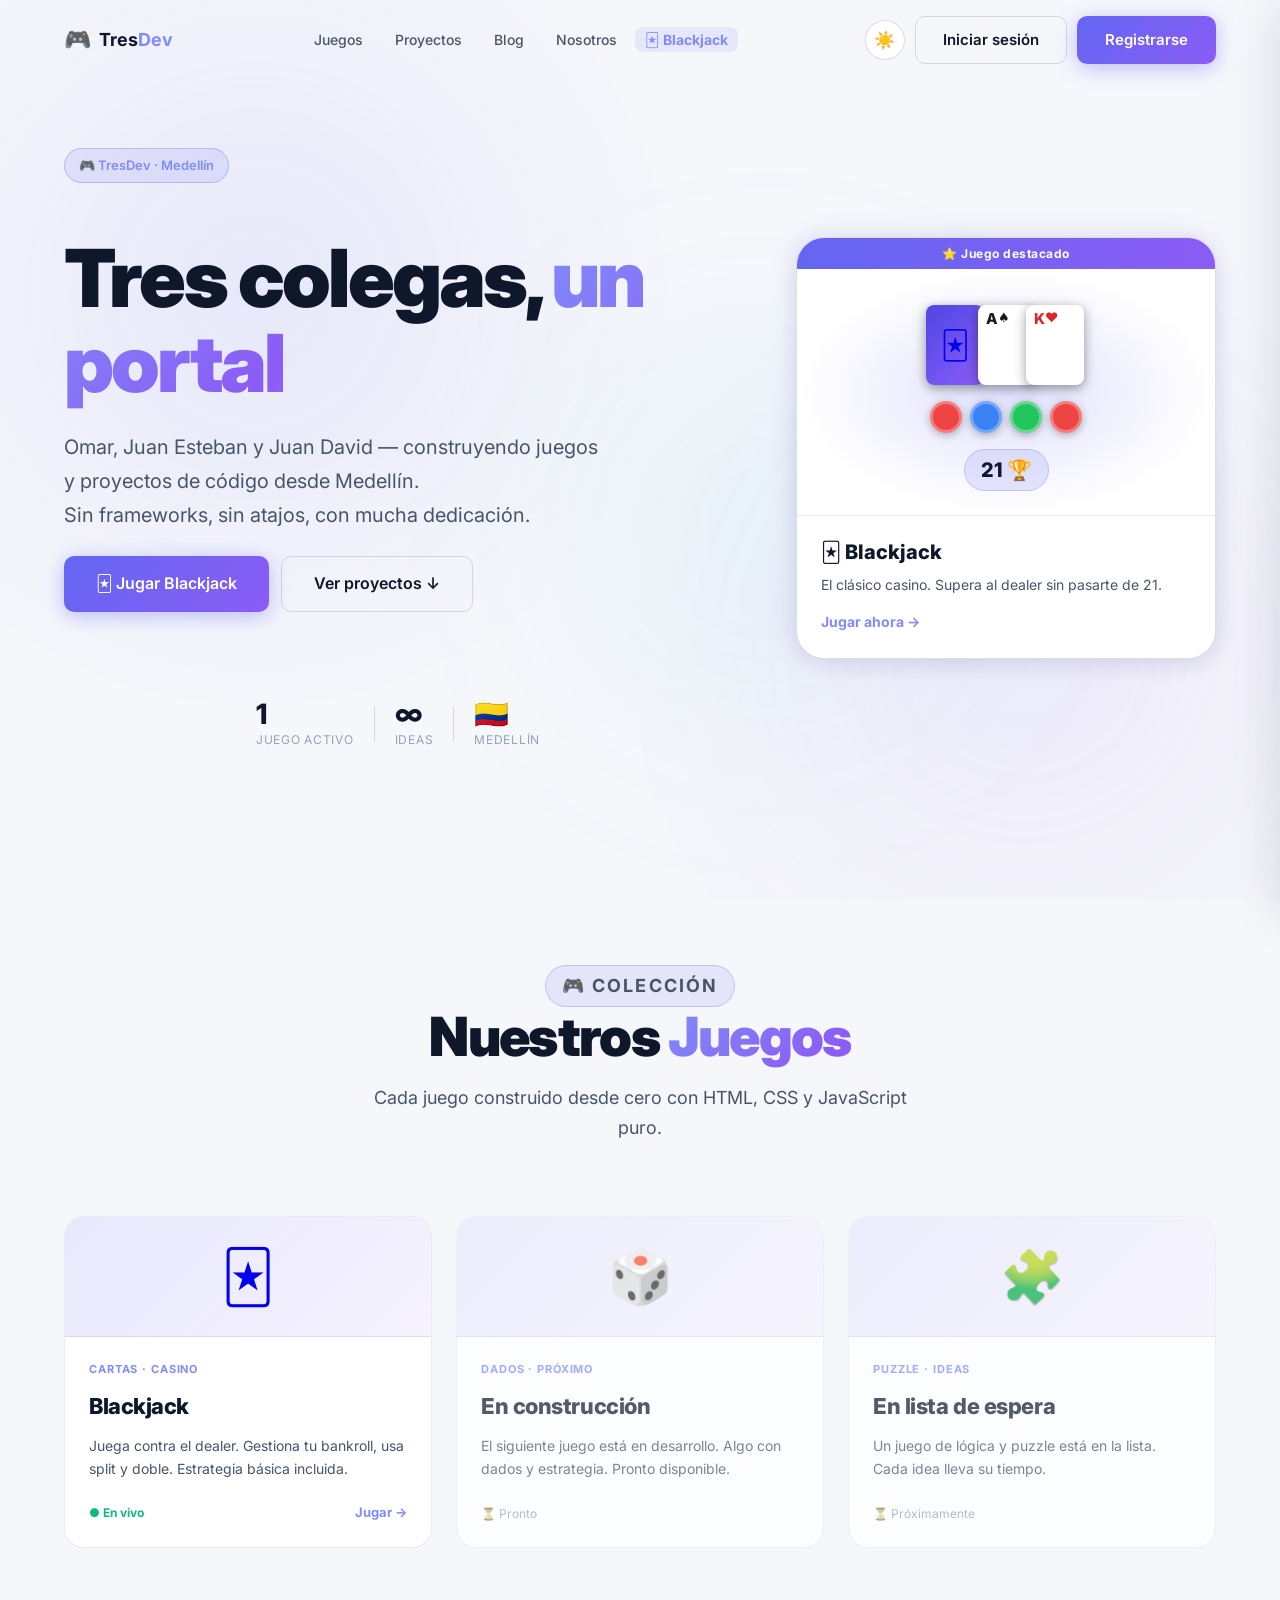
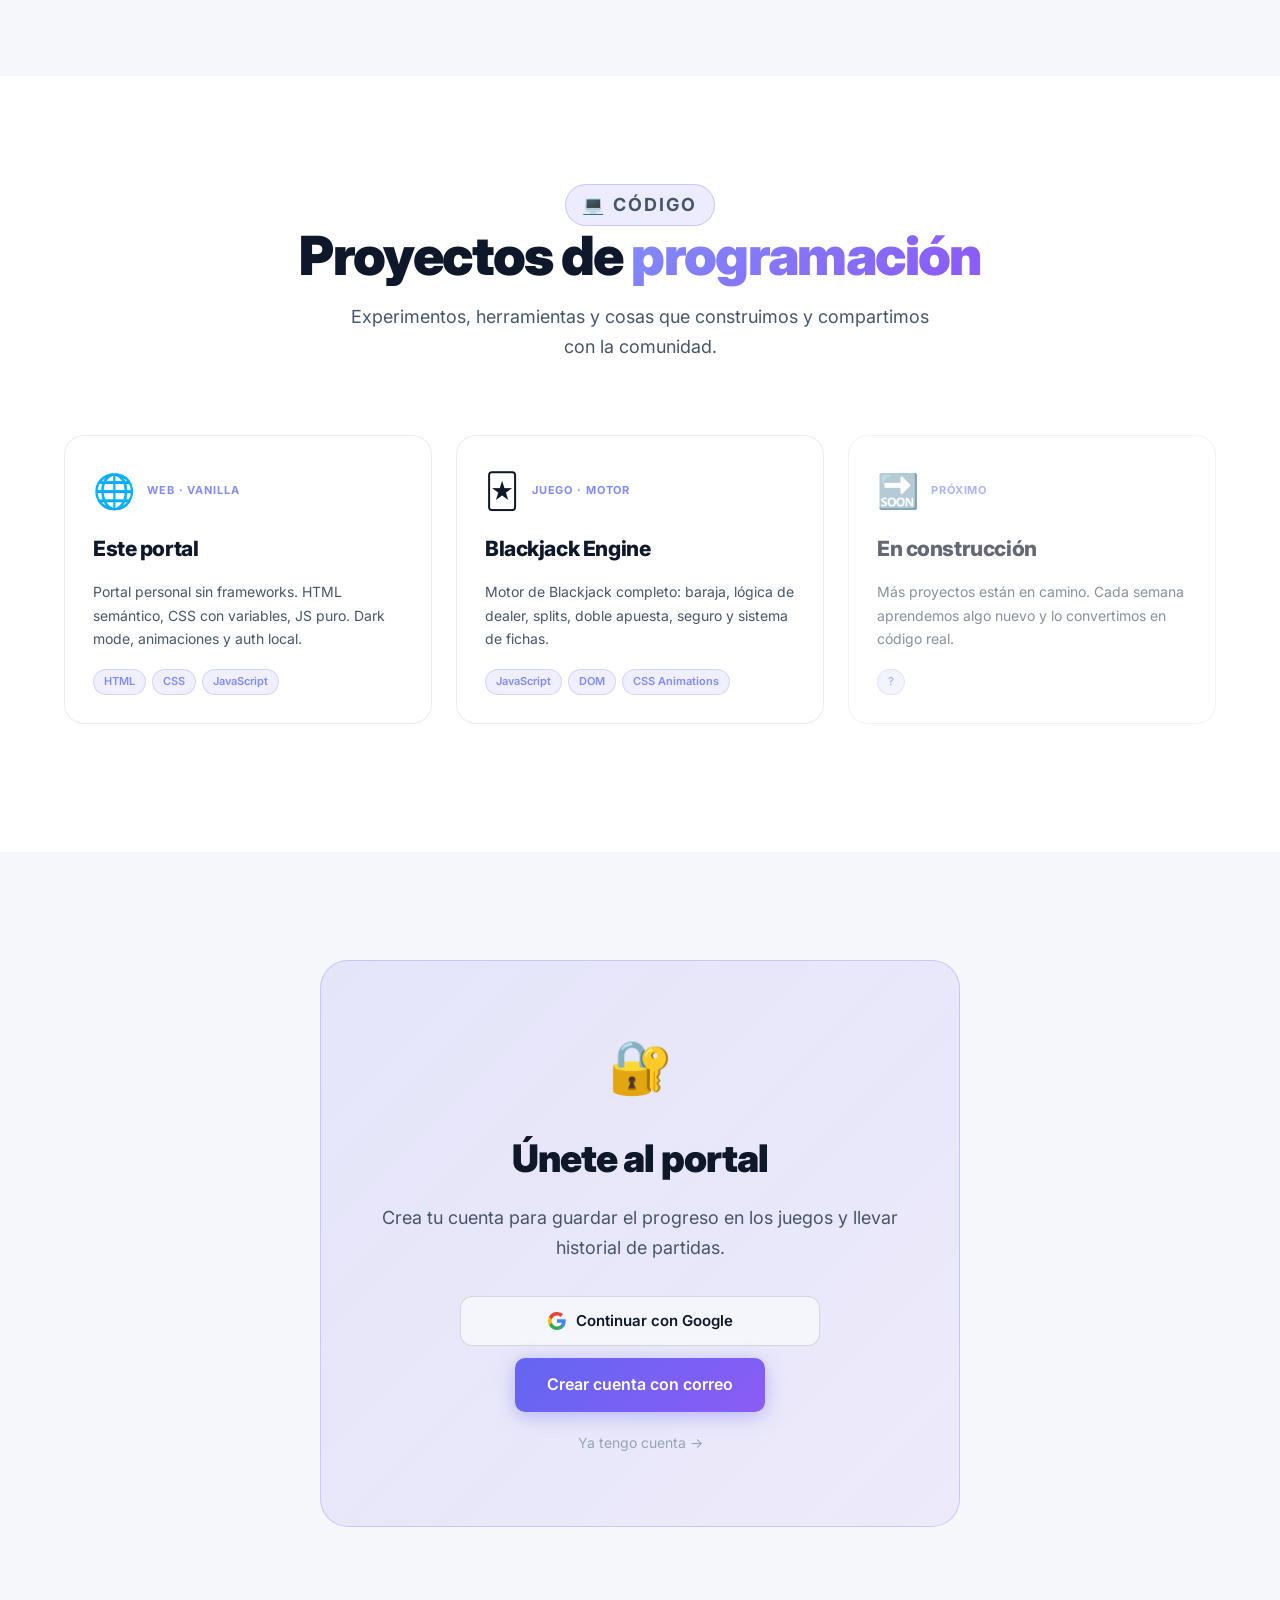
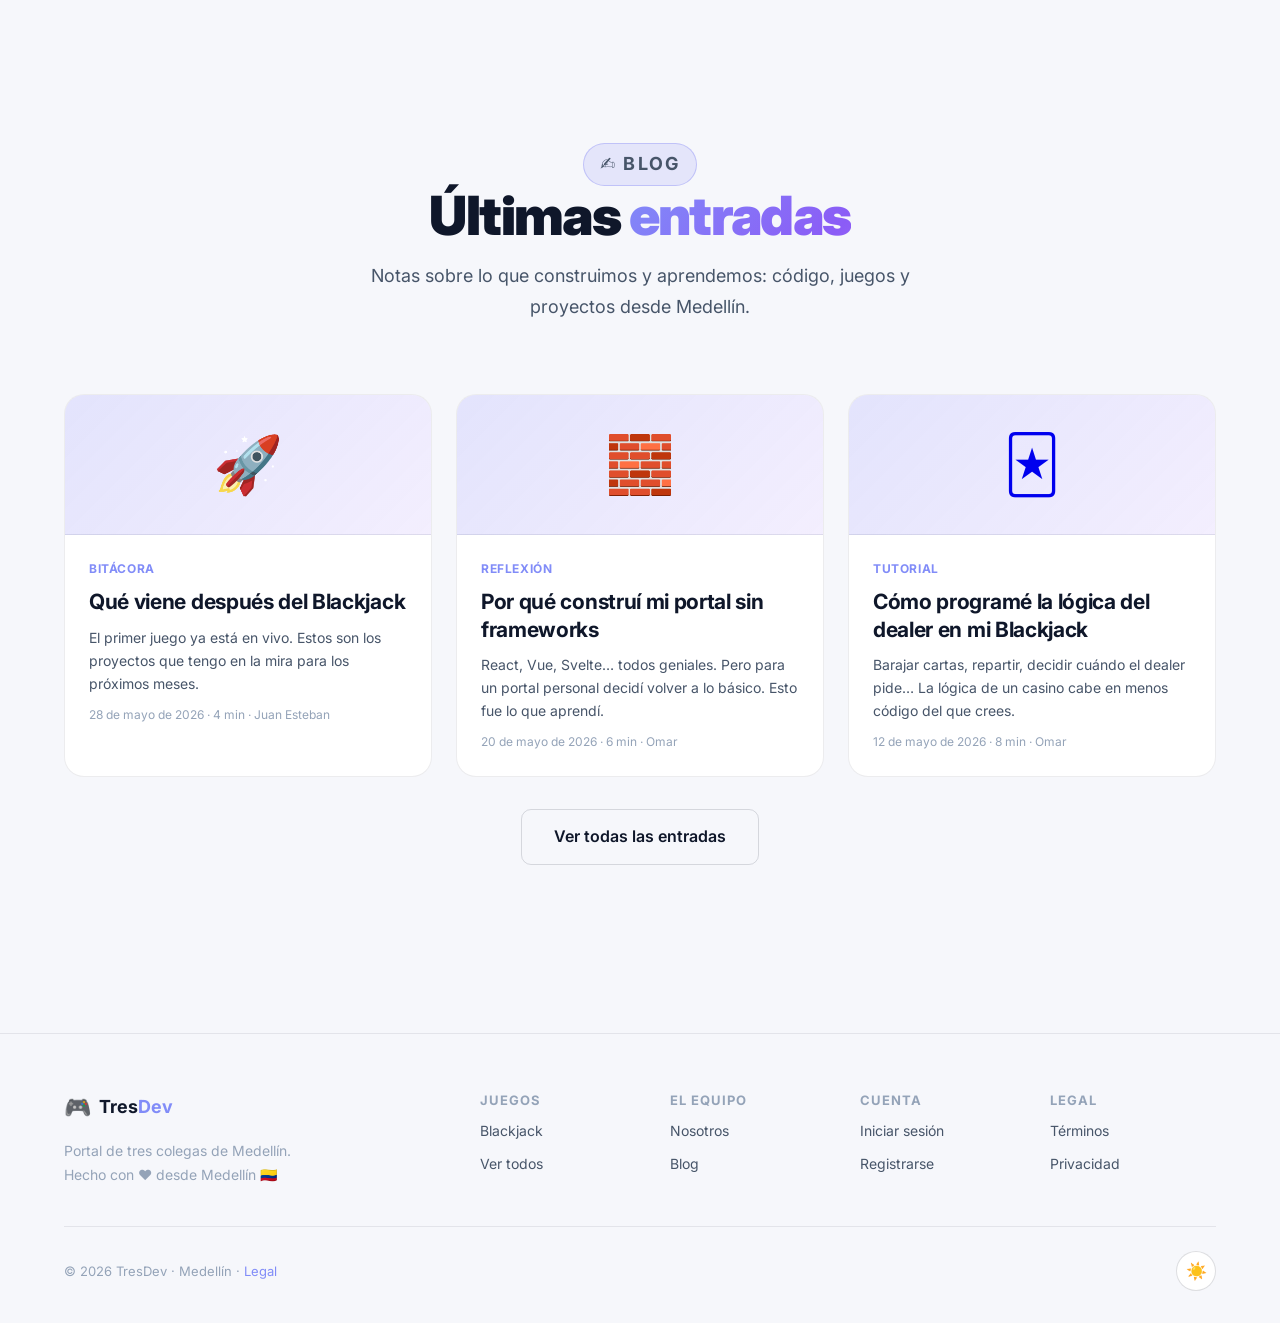
<file: index.html>
<!DOCTYPE html>
<html lang="es" data-theme="dark">
<head>
  <meta charset="UTF-8" />
  <meta name="viewport" content="width=device-width, initial-scale=1.0" />
  <title>TresDev · Juegos & Proyectos</title>
  <meta name="description" content="Portal de juegos y proyectos de Omar, Juan Esteban y Juan David — tres colegas de Medellín que construyen con código desde cero." />
  <meta name="theme-color" content="#0a0b0f" />
  <meta property="og:title" content="TresDev · Juegos & Proyectos" />
  <meta property="og:description" content="Juegos y proyectos hechos desde Medellín." />
  <meta property="og:type" content="website" />
  <meta property="og:url" content="https://poeta2475.github.io/python_prueba/" />
  <meta property="og:image" content="https://poeta2475.github.io/python_prueba/assets/og-image.svg" />
  <meta name="twitter:card" content="summary_large_image" />
  <meta name="twitter:title" content="TresDev · Juegos & Proyectos" />
  <meta name="twitter:description" content="Juegos y proyectos hechos desde Medellín." />
  <meta name="twitter:image" content="https://poeta2475.github.io/python_prueba/assets/og-image.svg" />
  <link rel="canonical" href="https://poeta2475.github.io/python_prueba/" />
  <link rel="icon" type="image/svg+xml" href="assets/favicon.svg" />
  <link rel="stylesheet" href="styles.css" />
  <link rel="preconnect" href="https://fonts.googleapis.com" />
  <link href="https://fonts.googleapis.com/css2?family=Inter:wght@300;400;500;600;700;800;900&display=swap" rel="stylesheet" />
  <script src="js/theme.js"></script>
</head>
<body>
  <div class="scroll-progress" id="scrollProgress" aria-hidden="true"></div>
  <a href="#main" class="skip-link">Saltar al contenido</a>
  <div class="aurora-bg" aria-hidden="true"><span></span></div>

  <nav class="navbar" id="navbar">
    <div class="nav-container">
      <a href="index.html" class="nav-logo">
        <span class="logo-icon">🎮</span>
        <span class="logo-text">Tres<span class="logo-accent">Dev</span></span>
      </a>
      <ul class="nav-links">
        <li><a href="juegos.html">Juegos</a></li>
        <li><a href="proyectos.html">Proyectos</a></li>
        <li><a href="blog.html">Blog</a></li>
        <li><a href="nosotros.html">Nosotros</a></li>
        <li><a href="juego.html" class="nav-game">🃏 Blackjack</a></li>
      </ul>
      <div class="nav-actions">
        <button class="theme-toggle" data-theme-toggle aria-label="Cambiar tema">
          <span class="icon-moon">🌙</span><span class="icon-sun">☀️</span>
        </button>
        <a href="login.html" class="btn-outline" data-auth="guest">Iniciar sesión</a>
        <a href="signup.html" class="btn-primary" data-auth="guest">Registrarse</a>
        <a href="index.html" class="btn-primary" data-auth="user" id="userGreet">Mi cuenta</a>
      </div>
      <button class="hamburger" id="hamburger" aria-label="Abrir menú" aria-expanded="false" aria-controls="mobileMenu">
        <span></span><span></span><span></span>
      </button>
    </div>
  </nav>

  <div class="menu-backdrop" id="menuBackdrop"></div>
  <aside class="mobile-menu" id="mobileMenu" aria-label="Menú de navegación">
    <a href="juegos.html">Juegos</a>
    <a href="proyectos.html">Proyectos</a>
    <a href="blog.html">Blog</a>
    <a href="nosotros.html">Nosotros</a>
    <a href="juego.html" class="nav-game">🃏 Blackjack</a>
    <div class="mobile-menu-actions">
      <button class="btn-outline btn-full" data-theme-toggle>Cambiar tema 🌗</button>
      <a href="login.html" class="btn-outline btn-full" data-auth="guest">Iniciar sesión</a>
      <a href="signup.html" class="btn-primary btn-full" data-auth="guest">Registrarse</a>
      <a href="index.html" class="btn-primary btn-full" data-auth="user">Mi cuenta</a>
    </div>
  </aside>

  <main id="main">

    <!-- HERO -->
    <section class="portal-hero" id="hero">
      <div class="section-container">
        <div class="portal-hero-inner">

          <div class="portal-hero-text" data-reveal>
            <span class="hero-badge">🎮 TresDev · Medellín</span>
            <h1>Tres colegas, <span class="gradient-text">un portal</span></h1>
            <p class="hero-sub">Omar, Juan Esteban y Juan David — construyendo juegos y proyectos de código desde Medellín.<br>Sin frameworks, sin atajos, con mucha dedicación.</p>
            <div class="hero-cta-group">
              <a href="juego.html" class="btn-primary btn-lg magnetic">🃏 Jugar Blackjack</a>
              <a href="proyectos.html" class="btn-outline btn-lg">Ver proyectos ↓</a>
            </div>
            <div class="hero-stats">
              <div class="hstat">
                <span class="hstat-num">1</span>
                <span class="hstat-label">Juego activo</span>
              </div>
              <div class="hstat-sep"></div>
              <div class="hstat">
                <span class="hstat-num">∞</span>
                <span class="hstat-label">Ideas</span>
              </div>
              <div class="hstat-sep"></div>
              <div class="hstat">
                <span class="hstat-num">🇨🇴</span>
                <span class="hstat-label">Medellín</span>
              </div>
            </div>
          </div>

          <div class="portal-hero-visual" data-reveal>
            <a href="juego.html" class="game-hero-card magnetic">
              <div class="ghc-badge">⭐ Juego destacado</div>
              <div class="ghc-preview">
                <div class="ghc-table">
                  <div class="ghc-cards">
                    <div class="ghc-card ghc-card-back"></div>
                    <div class="ghc-card ghc-card-a">A<span>♠</span></div>
                    <div class="ghc-card ghc-card-k">K<span>♥</span></div>
                  </div>
                  <div class="ghc-chips-row">
                    <div class="ghc-chip ghc-chip-r"></div>
                    <div class="ghc-chip ghc-chip-b"></div>
                    <div class="ghc-chip ghc-chip-g"></div>
                    <div class="ghc-chip ghc-chip-r"></div>
                  </div>
                  <div class="ghc-score">21 🏆</div>
                </div>
              </div>
              <div class="ghc-info">
                <h3>🃏 Blackjack</h3>
                <p>El clásico casino. Supera al dealer sin pasarte de 21.</p>
                <span class="ghc-cta">Jugar ahora →</span>
              </div>
            </a>
          </div>

        </div>
      </div>
    </section>

    <!-- JUEGOS -->
    <section class="content-section" id="games">
      <div class="section-container">
        <div class="section-head" data-reveal>
          <p class="section-eyebrow">🎮 Colección</p>
          <h2>Nuestros <span class="gradient-text">Juegos</span></h2>
          <p>Cada juego construido desde cero con HTML, CSS y JavaScript puro.</p>
        </div>
        <div class="games-grid" data-reveal>

          <a href="juego.html" class="game-card">
            <div class="gc-thumb">🃏</div>
            <div class="gc-body">
              <span class="gc-tag">Cartas · Casino</span>
              <h3>Blackjack</h3>
              <p>Juega contra el dealer. Gestiona tu bankroll, usa split y doble. Estrategia básica incluida.</p>
              <div class="gc-footer">
                <span class="gc-live">● En vivo</span>
                <span class="gc-play">Jugar →</span>
              </div>
            </div>
          </a>

          <div class="game-card game-card-soon">
            <div class="gc-thumb">🎲</div>
            <div class="gc-body">
              <span class="gc-tag">Dados · Próximo</span>
              <h3>En construcción</h3>
              <p>El siguiente juego está en desarrollo. Algo con dados y estrategia. Pronto disponible.</p>
              <div class="gc-footer">
                <span class="gc-coming">⏳ Pronto</span>
              </div>
            </div>
          </div>

          <div class="game-card game-card-soon">
            <div class="gc-thumb">🧩</div>
            <div class="gc-body">
              <span class="gc-tag">Puzzle · Ideas</span>
              <h3>En lista de espera</h3>
              <p>Un juego de lógica y puzzle está en la lista. Cada idea lleva su tiempo.</p>
              <div class="gc-footer">
                <span class="gc-coming">⏳ Próximamente</span>
              </div>
            </div>
          </div>

        </div>
      </div>
    </section>

    <!-- PROYECTOS -->
    <section class="content-section section-alt" id="projects">
      <div class="section-container">
        <div class="section-head" data-reveal>
          <p class="section-eyebrow">💻 Código</p>
          <h2>Proyectos de <span class="gradient-text">programación</span></h2>
          <p>Experimentos, herramientas y cosas que construimos y compartimos con la comunidad.</p>
        </div>
        <div class="projects-grid" data-reveal>

          <div class="project-card">
            <div class="pc-header">
              <span class="pc-icon">🌐</span>
              <span class="gc-tag">Web · Vanilla</span>
            </div>
            <h3>Este portal</h3>
            <p>Portal personal sin frameworks. HTML semántico, CSS con variables, JS puro. Dark mode, animaciones y auth local.</p>
            <div class="pc-stack">
              <span>HTML</span>
              <span>CSS</span>
              <span>JavaScript</span>
            </div>
          </div>

          <div class="project-card">
            <div class="pc-header">
              <span class="pc-icon">🃏</span>
              <span class="gc-tag">Juego · Motor</span>
            </div>
            <h3>Blackjack Engine</h3>
            <p>Motor de Blackjack completo: baraja, lógica de dealer, splits, doble apuesta, seguro y sistema de fichas.</p>
            <div class="pc-stack">
              <span>JavaScript</span>
              <span>DOM</span>
              <span>CSS Animations</span>
            </div>
          </div>

          <div class="project-card pc-coming">
            <div class="pc-header">
              <span class="pc-icon">🔜</span>
              <span class="gc-tag">Próximo</span>
            </div>
            <h3>En construcción</h3>
            <p>Más proyectos están en camino. Cada semana aprendemos algo nuevo y lo convertimos en código real.</p>
            <div class="pc-stack">
              <span>?</span>
            </div>
          </div>

        </div>
      </div>
    </section>

    <!-- CTA AUTH (solo visitantes) -->
    <section class="portal-cta" id="join" data-auth="guest">
      <div class="section-container">
        <div class="cta-card" data-reveal>
          <div class="cta-icon">🔐</div>
          <h2>Únete al portal</h2>
          <p>Crea tu cuenta para guardar el progreso en los juegos y llevar historial de partidas.</p>
          <div class="cta-methods">
            <a href="signup.html?g=1" class="btn-google">
              <svg width="18" height="18" viewBox="0 0 18 18" aria-hidden="true">
                <path fill="#4285F4" d="M17.64 9.2c0-.637-.057-1.251-.164-1.84H9v3.481h4.844c-.209 1.125-.843 2.078-1.796 2.716v2.259h2.908c1.702-1.567 2.684-3.875 2.684-6.615z"/>
                <path fill="#34A853" d="M9 18c2.43 0 4.467-.806 5.956-2.18l-2.908-2.259c-.806.54-1.837.86-3.048.86-2.344 0-4.328-1.584-5.036-3.711H.957v2.332A8.997 8.997 0 0 0 9 18z"/>
                <path fill="#FBBC05" d="M3.964 10.71A5.41 5.41 0 0 1 3.682 9c0-.593.102-1.17.282-1.71V4.958H.957A8.996 8.996 0 0 0 0 9c0 1.452.348 2.827.957 4.042l3.007-2.332z"/>
                <path fill="#EA4335" d="M9 3.58c1.321 0 2.508.454 3.44 1.345l2.582-2.58C13.463.891 11.426 0 9 0A8.997 8.997 0 0 0 .957 4.958L3.964 7.29C4.672 5.163 6.656 3.58 9 3.58z"/>
              </svg>
              Continuar con Google
            </a>
            <a href="signup.html" class="btn-primary btn-lg">Crear cuenta con correo</a>
            <a href="login.html" class="btn-link-muted">Ya tengo cuenta →</a>
          </div>
        </div>
      </div>
    </section>

    <!-- BLOG RECIENTE -->
    <section class="content-section" id="blog-preview">
      <div class="section-container">
        <div class="section-head" data-reveal>
          <p class="section-eyebrow">✍️ Blog</p>
          <h2>Últimas <span class="gradient-text">entradas</span></h2>
          <p>Notas sobre lo que construimos y aprendemos: código, juegos y proyectos desde Medellín.</p>
        </div>
        <div class="blog-grid" id="blogPreview" data-reveal></div>
        <div style="text-align:center;margin-top:32px" data-reveal>
          <a href="blog.html" class="btn-outline btn-lg">Ver todas las entradas</a>
        </div>
      </div>
    </section>

  </main>

  <!-- FOOTER -->
  <footer class="portal-footer">
    <div class="section-container">
      <div class="pf-content">
        <div class="pf-brand">
          <a href="index.html" class="nav-logo">
            <span class="logo-icon">🎮</span>
            <span class="logo-text">Tres<span class="logo-accent">Dev</span></span>
          </a>
          <p>Portal de tres colegas de Medellín.<br>Hecho con ❤️ desde Medellín 🇨🇴</p>
        </div>
        <div class="pf-links">
          <div class="pfl-group">
            <h4>Juegos</h4>
            <a href="juego.html">Blackjack</a>
            <a href="juegos.html">Ver todos</a>
          </div>
          <div class="pfl-group">
            <h4>El equipo</h4>
            <a href="nosotros.html">Nosotros</a>
            <a href="blog.html">Blog</a>
          </div>
          <div class="pfl-group">
            <h4>Cuenta</h4>
            <a href="login.html">Iniciar sesión</a>
            <a href="signup.html">Registrarse</a>
          </div>
          <div class="pfl-group">
            <h4>Legal</h4>
            <a href="legal.html">Términos</a>
            <a href="legal.html#privacidad">Privacidad</a>
          </div>
        </div>
      </div>
      <div class="pf-bottom">
        <p>© <span id="year">2026</span> TresDev · Medellín · <a href="legal.html">Legal</a></p>
        <button class="theme-toggle" data-theme-toggle aria-label="Cambiar tema">
          <span class="icon-moon">🌙</span><span class="icon-sun">☀️</span>
        </button>
      </div>
    </div>
  </footer>

  <button class="back-to-top" id="backToTop" aria-label="Volver arriba">↑</button>

  <script src="js/store.js"></script>
  <script src="js/ui.js"></script>
  <script src="js/blog-data.js"></script>
  <script src="js/main.js"></script>
  <script>
    (function () {
      // Blog preview (3 entradas)
      var grid = document.getElementById('blogPreview');
      if (grid && window.NexaBlog) {
        grid.innerHTML = window.NexaBlog.all().slice(0, 3).map(function (a) {
          return '<a class="blog-card" href="articulo.html?post=' + a.slug + '">' +
            '<div class="blog-thumb">' + a.emoji + '</div>' +
            '<div class="blog-body">' +
            '<span class="r-tag">' + a.tag + '</span>' +
            '<h3>' + a.title + '</h3>' +
            '<p>' + a.excerpt + '</p>' +
            '<p class="r-meta">' + window.NexaBlog.formatDate(a.date) + ' · ' + a.read + ' min · ' + a.author + '</p>' +
            '</div></a>';
        }).join('');
      }
      // Saludo de usuario
      var greet = document.getElementById('userGreet');
      if (greet && window.NexaStore) {
        var s = window.NexaStore.getSession();
        if (s) greet.textContent = 'Hola, ' + s.name.split(' ')[0];
      }
      // Año en footer
      var yr = document.getElementById('year');
      if (yr) yr.textContent = new Date().getFullYear();
    })();
  </script>
</body>
</html>
</file>
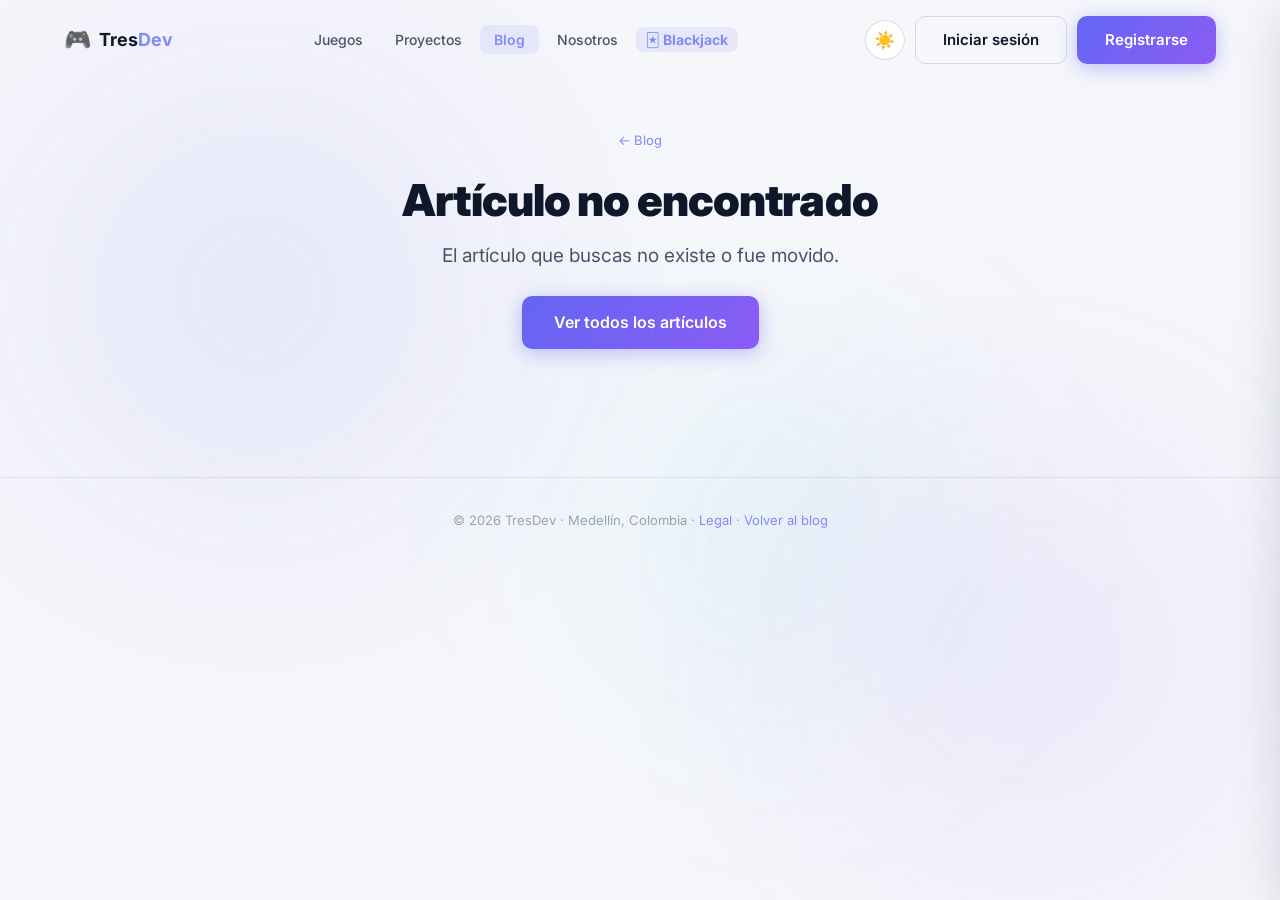
<file: articulo.html>
<!DOCTYPE html>
<html lang="es" data-theme="dark">
<head>
  <meta charset="UTF-8" />
  <meta name="viewport" content="width=device-width, initial-scale=1.0" />
  <title>Artículo | TresDev</title>
  <meta name="description" content="Artículo del blog de TresDev." />
  <meta name="theme-color" content="#0a0b0f" />
  <link rel="icon" type="image/svg+xml" href="assets/favicon.svg" />
  <link rel="stylesheet" href="styles.css" />
  <link rel="preconnect" href="https://fonts.googleapis.com" />
  <link href="https://fonts.googleapis.com/css2?family=Inter:wght@300;400;500;600;700;800;900&display=swap" rel="stylesheet" />
  <script src="js/theme.js"></script>
</head>
<body>
  <a href="#main" class="skip-link">Saltar al contenido</a>
  <div class="aurora-bg" aria-hidden="true"><span></span></div>

  <nav class="navbar scrolled" id="navbar">
    <div class="nav-container">
      <a href="index.html" class="nav-logo"><span class="logo-icon">🎮</span><span class="logo-text">Tres<span class="logo-accent">Dev</span></span></a>
      <ul class="nav-links">
        <li><a href="juegos.html">Juegos</a></li>
        <li><a href="proyectos.html">Proyectos</a></li>
        <li><a href="blog.html" class="active">Blog</a></li>
        <li><a href="nosotros.html">Nosotros</a></li>
        <li><a href="juego.html" class="nav-game">🃏 Blackjack</a></li>
      </ul>
      <div class="nav-actions">
        <button class="theme-toggle" data-theme-toggle aria-label="Cambiar tema"><span class="icon-moon">🌙</span><span class="icon-sun">☀️</span></button>
        <a href="login.html" class="btn-outline" data-auth="guest">Iniciar sesión</a>
        <a href="signup.html" class="btn-primary" data-auth="guest">Registrarse</a>
        <a href="index.html" class="btn-primary" data-auth="user">Mi cuenta</a>
      </div>
      <button class="hamburger" id="hamburger" aria-label="Abrir menú" aria-expanded="false" aria-controls="mobileMenu">
        <span></span><span></span><span></span>
      </button>
    </div>
  </nav>

  <div class="menu-backdrop" id="menuBackdrop"></div>
  <aside class="mobile-menu" id="mobileMenu" aria-label="Menú de navegación">
    <a href="juegos.html">Juegos</a>
    <a href="proyectos.html">Proyectos</a>
    <a href="blog.html">Blog</a>
    <a href="nosotros.html">Nosotros</a>
    <a href="juego.html" class="nav-game">🃏 Blackjack</a>
    <div class="mobile-menu-actions">
      <button class="btn-outline btn-full" data-theme-toggle>Cambiar tema 🌗</button>
      <a href="login.html" class="btn-outline btn-full" data-auth="guest">Iniciar sesión</a>
      <a href="signup.html" class="btn-primary btn-full" data-auth="guest">Registrarse</a>
      <a href="index.html" class="btn-primary btn-full" data-auth="user">Mi cuenta</a>
    </div>
  </aside>

  <main id="main">
    <article class="article" id="article">
      <!-- Renderizado por JS -->
    </article>
  </main>

  <footer class="mini-footer">
    <p>© <span id="year">2026</span> TresDev · Medellín, Colombia · <a href="legal.html">Legal</a> · <a href="blog.html">Volver al blog</a></p>
  </footer>

  <script src="js/store.js"></script>
  <script src="js/ui.js"></script>
  <script src="js/blog-data.js"></script>
  <script src="js/main.js"></script>
  <script>
    (function () {
      var el = document.getElementById('article');
      if (!el || !window.NexaBlog) return;
      var slug = new URLSearchParams(location.search).get('post');
      var post = slug ? window.NexaBlog.bySlug(slug) : null;

      if (!post) {
        el.innerHTML =
          '<div class="article-head"><p class="page-breadcrumb"><a href="blog.html">← Blog</a></p>' +
          '<h1>Artículo no encontrado</h1>' +
          '<p class="article-lead">El artículo que buscas no existe o fue movido.</p>' +
          '<p><a href="blog.html" class="btn-primary btn-lg">Ver todos los artículos</a></p></div>';
        return;
      }

      document.title = post.title + ' | TresDev';
      var metaDesc = document.querySelector('meta[name="description"]');
      if (metaDesc) metaDesc.setAttribute('content', post.excerpt);

      // Artículos relacionados (otros 3 más recientes)
      var related = window.NexaBlog.all().filter(function (a) { return a.slug !== post.slug; }).slice(0, 3);
      var relatedHtml = related.map(function (a) {
        return '<a class="related-card" href="articulo.html?post=' + a.slug + '">' +
          '<span class="related-emoji">' + a.emoji + '</span>' +
          '<div><span class="r-tag">' + a.tag + '</span><h4>' + a.title + '</h4></div></a>';
      }).join('');

      el.innerHTML =
        '<div class="article-head">' +
        '<p class="page-breadcrumb"><a href="blog.html">← Blog</a> / ' + post.tag + '</p>' +
        '<span class="article-emoji">' + post.emoji + '</span>' +
        '<h1>' + post.title + '</h1>' +
        '<p class="article-lead">' + post.excerpt + '</p>' +
        '<div class="article-meta"><span>Por <strong>' + post.author + '</strong></span><span>·</span>' +
        '<span>' + window.NexaBlog.formatDate(post.date) + '</span><span>·</span>' +
        '<span>' + post.read + ' min de lectura</span></div>' +
        '</div>' +
        '<div class="article-body content-prose">' + post.body + '</div>' +
        '<div class="article-cta">' +
        '<h3>¿Te gustó este artículo?</h3>' +
        '<p>Hay más por explorar en el portal — juegos, proyectos y nuevas entradas cada semana.</p>' +
        '<div style="display:flex;gap:12px;justify-content:center;flex-wrap:wrap">' +
        '<a href="juego.html" class="btn-primary btn-lg magnetic">🃏 Jugar Blackjack</a>' +
        '<a href="blog.html" class="btn-outline btn-lg">← Ver más artículos</a>' +
        '</div></div>' +
        '<div class="article-related"><h3>Sigue leyendo</h3><div class="related-grid">' + relatedHtml + '</div></div>';
    })();
  </script>
</body>
</html>
</file>
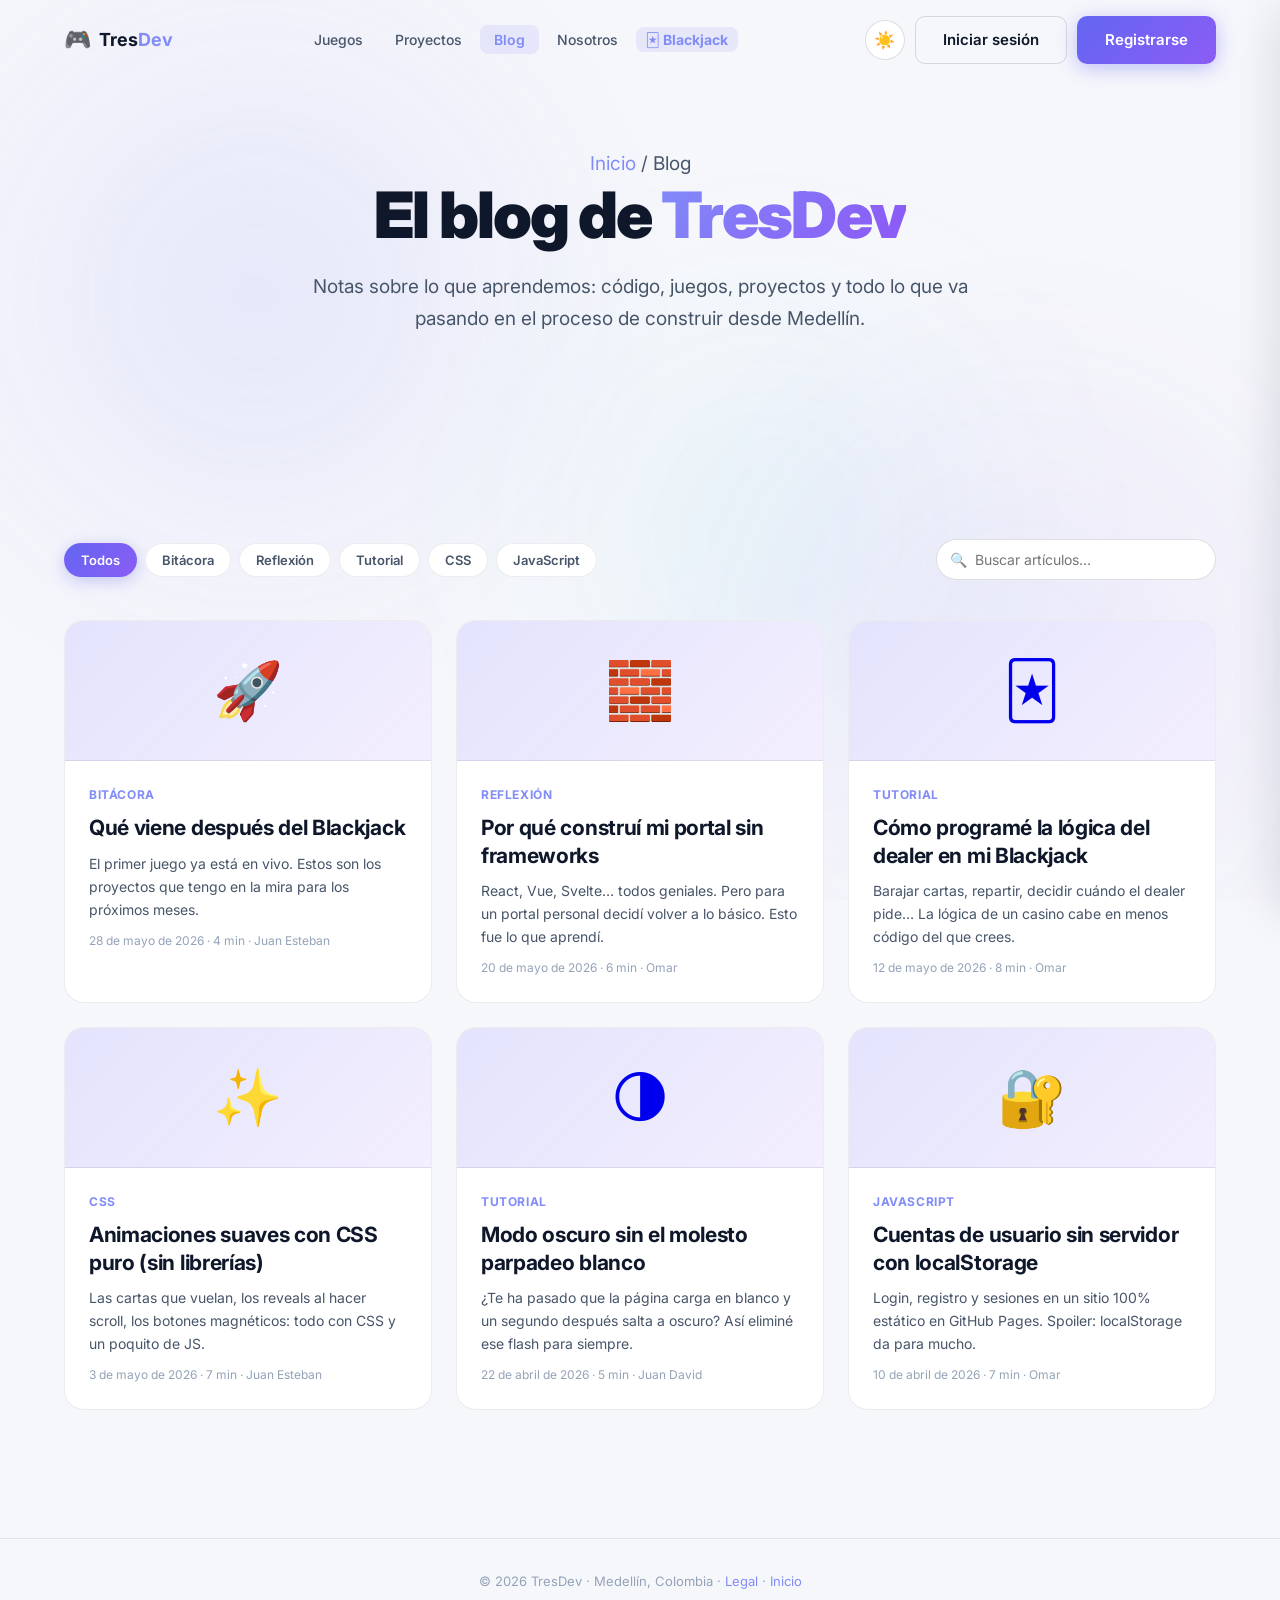
<file: blog.html>
<!DOCTYPE html>
<html lang="es" data-theme="dark">
<head>
  <meta charset="UTF-8" />
  <meta name="viewport" content="width=device-width, initial-scale=1.0" />
  <title>Blog | TresDev</title>
  <meta name="description" content="Blog de TresDev: notas sobre código, juegos y proyectos del equipo desde Medellín." />
  <meta name="theme-color" content="#0a0b0f" />
  <link rel="canonical" href="https://poeta2475.github.io/python_prueba/blog.html" />
  <link rel="icon" type="image/svg+xml" href="assets/favicon.svg" />
  <link rel="stylesheet" href="styles.css" />
  <link rel="preconnect" href="https://fonts.googleapis.com" />
  <link href="https://fonts.googleapis.com/css2?family=Inter:wght@300;400;500;600;700;800;900&display=swap" rel="stylesheet" />
  <script src="js/theme.js"></script>
</head>
<body>
  <a href="#main" class="skip-link">Saltar al contenido</a>
  <div class="aurora-bg" aria-hidden="true"><span></span></div>

  <nav class="navbar scrolled" id="navbar">
    <div class="nav-container">
      <a href="index.html" class="nav-logo"><span class="logo-icon">🎮</span><span class="logo-text">Tres<span class="logo-accent">Dev</span></span></a>
      <ul class="nav-links">
        <li><a href="juegos.html">Juegos</a></li>
        <li><a href="proyectos.html">Proyectos</a></li>
        <li><a href="blog.html" class="active">Blog</a></li>
        <li><a href="nosotros.html">Nosotros</a></li>
        <li><a href="juego.html" class="nav-game">🃏 Blackjack</a></li>
      </ul>
      <div class="nav-actions">
        <button class="theme-toggle" data-theme-toggle aria-label="Cambiar tema"><span class="icon-moon">🌙</span><span class="icon-sun">☀️</span></button>
        <a href="login.html" class="btn-outline" data-auth="guest">Iniciar sesión</a>
        <a href="signup.html" class="btn-primary" data-auth="guest">Registrarse</a>
        <a href="index.html" class="btn-primary" data-auth="user">Mi cuenta</a>
      </div>
      <button class="hamburger" id="hamburger" aria-label="Abrir menú" aria-expanded="false" aria-controls="mobileMenu">
        <span></span><span></span><span></span>
      </button>
    </div>
  </nav>

  <div class="menu-backdrop" id="menuBackdrop"></div>
  <aside class="mobile-menu" id="mobileMenu" aria-label="Menú de navegación">
    <a href="juegos.html">Juegos</a>
    <a href="proyectos.html">Proyectos</a>
    <a href="blog.html">Blog</a>
    <a href="nosotros.html">Nosotros</a>
    <a href="juego.html" class="nav-game">🃏 Blackjack</a>
    <div class="mobile-menu-actions">
      <button class="btn-outline btn-full" data-theme-toggle>Cambiar tema 🌗</button>
      <a href="login.html" class="btn-outline btn-full" data-auth="guest">Iniciar sesión</a>
      <a href="signup.html" class="btn-primary btn-full" data-auth="guest">Registrarse</a>
      <a href="index.html" class="btn-primary btn-full" data-auth="user">Mi cuenta</a>
    </div>
  </aside>

  <header class="page-hero" id="main">
    <div class="section-container">
      <p class="page-breadcrumb"><a href="index.html">Inicio</a> / Blog</p>
      <h1>El blog de <span class="gradient-text">TresDev</span></h1>
      <p>Notas sobre lo que aprendemos: código, juegos, proyectos y todo lo que va pasando en el proceso de construir desde Medellín.</p>
    </div>
  </header>

  <section class="content-section">
    <div class="section-container">
      <div class="blog-toolbar">
        <div class="blog-filters" id="blogFilters" role="tablist" aria-label="Filtrar por categoría"></div>
        <div class="blog-search">
          <span class="blog-search-icon" aria-hidden="true">🔍</span>
          <input type="search" id="blogSearch" placeholder="Buscar artículos…" aria-label="Buscar artículos" autocomplete="off" />
        </div>
      </div>
      <div class="blog-grid" id="blogGrid"></div>
      <p class="blog-empty" id="blogEmpty" hidden>No encontré artículos con ese filtro. <button type="button" class="blog-clear" id="blogClear">Ver todos</button></p>
    </div>
  </section>

  <footer class="mini-footer">
    <p>© <span id="year">2026</span> TresDev · Medellín, Colombia · <a href="legal.html">Legal</a> · <a href="index.html">Inicio</a></p>
  </footer>

  <script src="js/store.js"></script>
  <script src="js/ui.js"></script>
  <script src="js/blog-data.js"></script>
  <script src="js/main.js"></script>
  <script>
    (function () {
      var grid = document.getElementById('blogGrid');
      var filtersEl = document.getElementById('blogFilters');
      var searchEl = document.getElementById('blogSearch');
      var emptyEl = document.getElementById('blogEmpty');
      var clearBtn = document.getElementById('blogClear');
      if (!grid || !window.NexaBlog) return;

      var all = window.NexaBlog.all();

      // Leer ?tag= de la URL si viene desde otro enlace
      var urlTag = new URLSearchParams(window.location.search).get('tag') || 'Todos';
      var validTags = ['Todos'].concat(all.map(function (a) { return a.tag; }).filter(function (t, i, arr) { return arr.indexOf(t) === i; }));
      var activeTag = validTags.indexOf(urlTag) !== -1 ? urlTag : 'Todos';
      var query = '';

      // Construir chips de categoría marcando el activo correctamente
      filtersEl.innerHTML = validTags.map(function (t) {
        var isActive = t === activeTag;
        return '<button type="button" class="blog-chip' + (isActive ? ' active' : '') +
          '" role="tab" aria-selected="' + isActive + '" data-tag="' + t + '">' + t + '</button>';
      }).join('');

      function cardHTML(a) {
        return '<a class="blog-card" href="articulo.html?post=' + a.slug + '">' +
          '<div class="blog-thumb">' + a.emoji + '</div>' +
          '<div class="blog-body">' +
          '<span class="r-tag">' + a.tag + '</span>' +
          '<h3>' + a.title + '</h3>' +
          '<p>' + a.excerpt + '</p>' +
          '<p class="r-meta">' + window.NexaBlog.formatDate(a.date) + ' · ' + a.read + ' min · ' + a.author + '</p>' +
          '</div></a>';
      }

      function render() {
        var q = query.trim().toLowerCase();
        var list = all.filter(function (a) {
          var matchTag = activeTag === 'Todos' || a.tag === activeTag;
          var matchText = !q || (a.title + ' ' + a.excerpt + ' ' + a.tag).toLowerCase().indexOf(q) !== -1;
          return matchTag && matchText;
        });
        grid.innerHTML = list.map(cardHTML).join('');
        emptyEl.hidden = list.length !== 0;
      }

      filtersEl.addEventListener('click', function (e) {
        var btn = e.target.closest('.blog-chip');
        if (!btn) return;
        activeTag = btn.dataset.tag;
        filtersEl.querySelectorAll('.blog-chip').forEach(function (b) {
          var on = b === btn;
          b.classList.toggle('active', on);
          b.setAttribute('aria-selected', on);
        });
        render();
      });

      searchEl.addEventListener('input', function () { query = searchEl.value; render(); });

      if (clearBtn) clearBtn.addEventListener('click', function () {
        activeTag = 'Todos'; query = ''; searchEl.value = '';
        filtersEl.querySelectorAll('.blog-chip').forEach(function (b) {
          var on = b.dataset.tag === 'Todos';
          b.classList.toggle('active', on);
          b.setAttribute('aria-selected', on);
        });
        render();
      });

      render();
    })();
  </script>
</body>
</html>
</file>
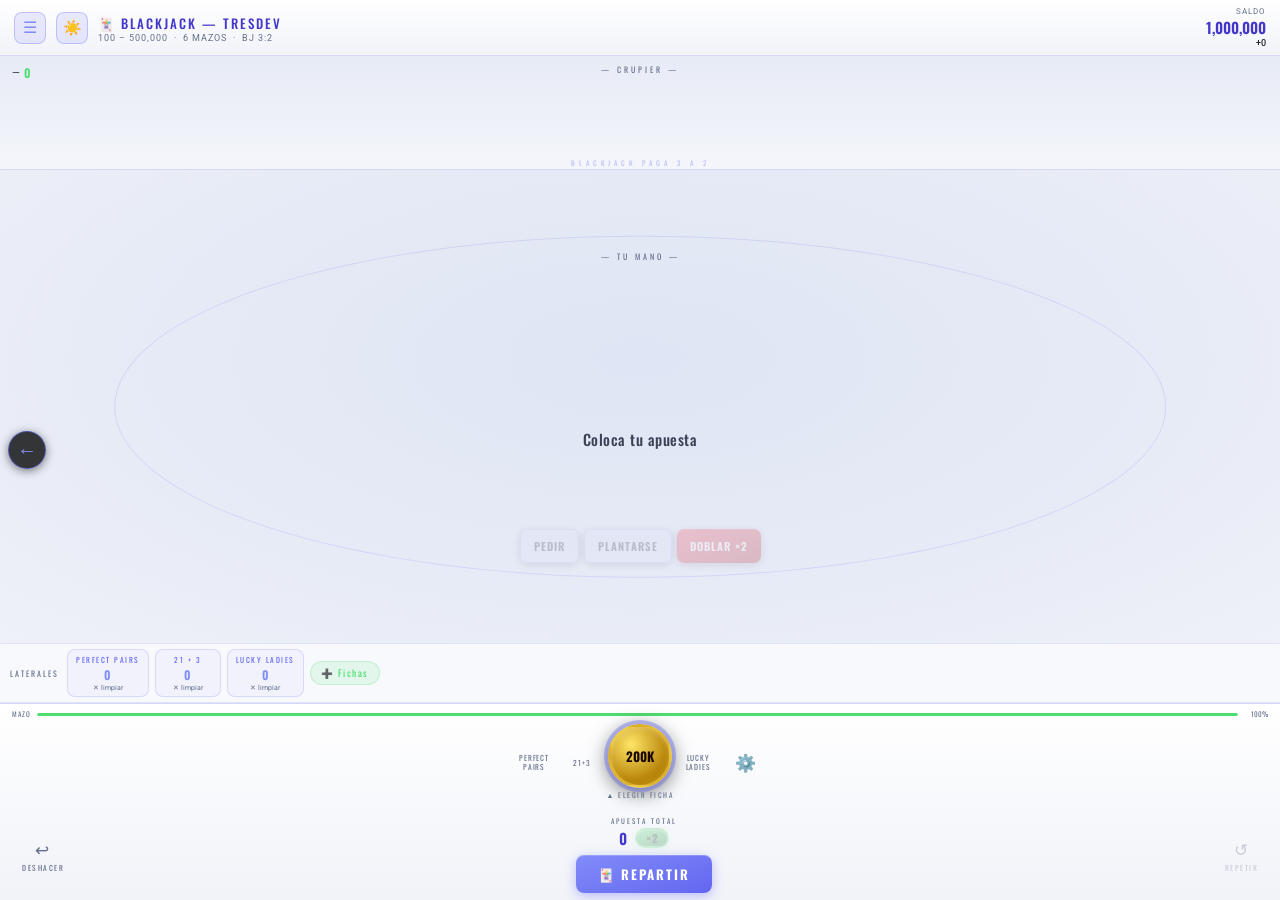
<file: juego.html>
<!DOCTYPE html>
<html lang="es">
<head>
<script>
// Sincroniza el tema con el resto del sitio TresDev (misma clave localStorage)
(function(){try{var t=localStorage.getItem('nexapy:theme');
if(t!=='light'&&t!=='dark'){t=matchMedia('(prefers-color-scheme: light)').matches?'light':'dark';}
document.documentElement.setAttribute('data-theme',t);}catch(e){}})();
</script>
<meta charset="UTF-8">
<meta http-equiv="Cache-Control" content="no-cache,no-store,must-revalidate">
<meta name="theme-color" content="#0a0a0a">
<meta name="apple-mobile-web-app-capable" content="yes">
<meta name="apple-mobile-web-app-status-bar-style" content="black-translucent">
<meta name="apple-mobile-web-app-title" content="Blackjack">
<link rel="manifest" href='data:application/manifest+json,{"name":"Blackjack En Vivo","short_name":"Blackjack","start_url":".","display":"standalone","background_color":"%230a0a0a","theme_color":"%230a0a0a","orientation":"portrait"}'>
<meta name="viewport" content="width=device-width,initial-scale=1.0,maximum-scale=1.0,user-scalable=no">
<title>Blackjack | TresDev</title>
<link rel="icon" type="image/svg+xml" href="assets/favicon.svg">
<link href="https://fonts.googleapis.com/css2?family=Oswald:wght@300;400;500;600;700&family=Roboto:wght@300;400;500;700&display=swap" rel="stylesheet">
<style>
*{margin:0;padding:0;box-sizing:border-box;-webkit-tap-highlight-color:transparent;}
:root{
  --gold:#6366f1;--gold-l:#818cf8;
  --text:#e8e0d0;--text2:#a09070;
  --cw:56px;--ch:80px;
  --win:#4ddd70;--lose:#ff4d4d;--bj:#44ccff;--push:#a09070;
  --ease-out:cubic-bezier(.22,.68,.38,1);
  --t-fast:.12s;--t-base:.2s;--t-slow:.35s;
  --app-bg:#0a0a0a;
}
/* ===== MODO CLARO (sincronizado con TresDev) ===== */
:root[data-theme="light"]{
  --text:#1e2230;--text2:#64708a;
  --app-bg:#eef1f8;
}
:root[data-theme="light"] body{background:var(--app-bg);color:var(--text);}
:root[data-theme="light"] .top-bar{background:linear-gradient(180deg,#ffffff,#f1f3f9);border-bottom-color:rgba(99,102,241,.25);}
:root[data-theme="light"] .dealer-area{background:linear-gradient(180deg,#e7ebf6,#eef1f8 60%,#f4f6fb);}
:root[data-theme="light"] .bottom-bar{background:linear-gradient(0deg,#f1f3f9,#ffffff);}
:root[data-theme="light"] .hand-panel{background:#ffffff;color:var(--text);}
:root[data-theme="light"] .modal{background:linear-gradient(160deg,#ffffff,#eef1f8);color:var(--text);border-color:rgba(99,102,241,.3);}
:root[data-theme="light"] .card.back{background:linear-gradient(145deg,#6366f1,#4338ca);}
:root[data-theme="light"] .top-subtitle,
:root[data-theme="light"] .balance-lbl{color:#64708a;}
/* Felt table + zones */
:root[data-theme="light"] .play-area{background:radial-gradient(ellipse at 50% 40%,#dfe5f4,#e7ebf6 60%,#eef1f8);}
:root[data-theme="light"] .play-area::before{border-color:rgba(99,102,241,.16);}
:root[data-theme="light"] .dealer-area::after{color:rgba(99,102,241,.4);}
:root[data-theme="light"] .side-strip{background:rgba(255,255,255,.6);border-color:rgba(99,102,241,.15);}
:root[data-theme="light"] .sbc{background:rgba(99,102,241,.05);border-color:rgba(99,102,241,.18);}
/* Score badge: dark pill is unreadable on light felt */
:root[data-theme="light"] .score-badge{background:#ffffff;border-color:rgba(99,102,241,.4);box-shadow:0 1px 4px rgba(40,50,90,.12);}
/* Card faces keep white bg; ensure shadow reads on light felt (exclude glow states so win/BJ glow still shows) */
:root[data-theme="light"] .card:not(.win-glow):not(.bj-glow){box-shadow:0 3px 10px rgba(40,50,90,.22),0 0 0 1px rgba(40,50,90,.08);}
/* Dark action button needs light styling */
:root[data-theme="light"] .abtn-dark{background:rgba(99,102,241,.1);color:#1e2230;border-color:rgba(99,102,241,.3);}
:root[data-theme="light"] .abtn-dark:hover:not(:disabled){background:rgba(99,102,241,.18);}
/* Messages readable on light felt */
:root[data-theme="light"] .msg.info{color:#3a4256;text-shadow:none;}
:root[data-theme="light"] .msg.push{color:#4338ca;}
:root[data-theme="light"] .msg.win{color:#15923f;}
:root[data-theme="light"] .msg.bj{color:#b8860b;text-shadow:0 0 12px rgba(184,134,11,.4);}
:root[data-theme="light"] .net-val.pos,
:root[data-theme="light"] .stat-val.pos,
:root[data-theme="light"] .modal-net.pos{color:#15923f;}
:root[data-theme="light"] .balance-val,
:root[data-theme="light"] .top-title,
:root[data-theme="light"] .bet-display-val{color:#4338ca;}
/* Chip selector + toast + win toast */
:root[data-theme="light"] .chip-selector{background:linear-gradient(160deg,#ffffff,#eef1f8);}
:root[data-theme="light"] .chip-sel-title,
:root[data-theme="light"] .chip-hint{color:#64708a;}
:root[data-theme="light"] #toast{background:rgba(255,255,255,.96);color:#4338ca;border-color:rgba(99,102,241,.4);box-shadow:0 4px 16px rgba(40,50,90,.2);}
:root[data-theme="light"] .modal p,
:root[data-theme="light"] #stats-body,
:root[data-theme="light"] .rule-section{color:var(--text);}
:root[data-theme="light"] .menu-item{background:rgba(99,102,241,.06);color:var(--text);}
:root[data-theme="light"] .center-chip{outline-color:rgba(99,102,241,.4);}
:root[data-theme="light"] #backToSite{background:rgba(255,255,255,.9);color:#4338ca;border-color:rgba(99,102,241,.5);}
:root[data-theme="light"] .modal input,
:root[data-theme="light"] #import-input{background:#f1f3f9;color:#4338ca;border-color:rgba(99,102,241,.35);}
html,body{width:100%;height:100%;overflow:hidden;}
body{font-family:'Roboto',sans-serif;background:#0a0a0a;display:flex;flex-direction:column;
  color:var(--text);-webkit-font-smoothing:antialiased;position:fixed;inset:0;}

/* TOP BAR */
.top-bar{display:flex;align-items:center;justify-content:space-between;
  padding:7px 14px;background:linear-gradient(180deg,#1c1c1c,#141414);
  border-bottom:1px solid rgba(99,102,241,.25);flex-shrink:0;z-index:10;}
.top-title{font-family:'Oswald',sans-serif;font-size:13px;font-weight:500;
  color:var(--gold-l);letter-spacing:2px;text-transform:uppercase;}
.top-subtitle{font-size:9px;color:var(--text2);letter-spacing:1px;}
.balance-box{text-align:right;}
.balance-lbl{font-size:8px;color:var(--text2);letter-spacing:1px;text-transform:uppercase;}
.balance-val{font-family:'Oswald',sans-serif;font-size:15px;color:var(--gold-l);font-weight:600;white-space:nowrap;max-width:50vw;overflow:hidden;text-overflow:ellipsis;}
.net-val{font-size:9px;font-weight:500;white-space:nowrap;max-width:50vw;overflow:hidden;text-overflow:ellipsis;}
.net-val.pos{color:#4ddd70;}.net-val.neg{color:#ff4d4d;}

/* MAIN */
.main{flex:1;display:flex;flex-direction:column;overflow:hidden;min-height:0;}

/* DEALER */
.dealer-area{flex:0 0 auto;background:linear-gradient(180deg,#1a1208,#0e0c08 60%,#0a0a0a);
  position:relative;padding:7px 16px 5px;display:flex;flex-direction:column;align-items:center;
  border-bottom:1px solid rgba(99,102,241,.15);}
.dealer-area::after{content:'BLACKJACK PAGA 3 A 2';position:absolute;bottom:1px;left:50%;
  transform:translateX(-50%);font-family:'Oswald',sans-serif;font-size:7px;letter-spacing:4px;
  color:rgba(99,102,241,.28);white-space:nowrap;}
.dealer-label{font-size:8px;letter-spacing:3px;color:var(--text2);
  text-transform:uppercase;margin-bottom:3px;font-family:'Oswald',sans-serif;}
.countdown-wrap{position:absolute;top:7px;right:12px;width:40px;height:40px;}
.countdown-svg{width:40px;height:40px;transform:rotate(-90deg);}
.countdown-track{fill:none;stroke:rgba(255,255,255,.08);stroke-width:3;}
.countdown-fill{fill:none;stroke:#22cc44;stroke-width:3;stroke-linecap:round;
  stroke-dasharray:113;stroke-dashoffset:0;transition:stroke-dashoffset .9s linear,stroke .3s;}
.countdown-fill.warn{stroke:#ffaa00;}.countdown-fill.danger{stroke:#ff3333;}
.countdown-num{position:absolute;inset:0;display:flex;align-items:center;justify-content:center;
  font-family:'Oswald',sans-serif;font-size:15px;font-weight:700;color:#fff;}
.history-wrap{position:absolute;top:8px;left:12px;display:flex;flex-direction:column;gap:2px;}
.streak-line{display:flex;align-items:center;gap:4px;}
.streak-fire{font-size:10px;}
.streak-n{font-family:'Oswald',sans-serif;font-size:12px;font-weight:600;color:#4ddd70;}
.streak-n.L{color:#ff4d4d;}
.hdots{display:flex;gap:2px;flex-wrap:wrap;max-width:110px;}
.hdot{width:13px;height:13px;border-radius:50%;display:flex;align-items:center;justify-content:center;
  font-size:5px;font-weight:700;font-family:'Oswald',sans-serif;animation:dotIn .2s ease;}
@keyframes dotIn{from{transform:scale(0);}to{transform:scale(1);}}
.hdot.W{background:#1a4a1a;color:#4ddd70;border:1px solid #4ddd7055;}
.hdot.L{background:#4a1a1a;color:#ff4d4d;border:1px solid #ff4d4d55;}
.hdot.P{background:#2a2a1a;color:var(--gold-l);border:1px solid #6366f155;}
.hdot.BJ{background:#1a2a3a;color:#44ccff;border:1px solid #44ccff55;}

/* CARDS */
.cards-row{display:flex;gap:4px;justify-content:center;align-items:flex-end;
  min-height:var(--ch);flex-wrap:nowrap;perspective:500px;flex-shrink:0;}
.card{width:var(--cw);height:var(--ch);border-radius:6px;background:#fff;
  display:flex;flex-direction:column;align-items:center;justify-content:space-between;
  padding:3px;font-family:'Roboto',sans-serif;font-weight:700;
  box-shadow:1px 3px 12px rgba(0,0,0,.8),0 0 0 1px rgba(255,255,255,.05);
  position:relative;overflow:hidden;flex-shrink:0;user-select:none;
  backface-visibility:hidden;-webkit-backface-visibility:hidden;}
/* will-change only for transform-heavy animations (dealing fly-in, card flip) */
.card.dealing,.card.flipping{will-change:transform;}
.card::before{content:'';position:absolute;inset:0;border-radius:5px;
  background:linear-gradient(135deg,rgba(255,255,255,.5),transparent 55%);pointer-events:none;z-index:1;}
@keyframes flyIn{
  0%{transform:translate(-60px,-80px) scale(.4) rotate(-20deg);opacity:0;}
  65%{transform:translate(2px,2px) scale(1.04) rotate(1deg);opacity:1;}
  100%{transform:translate(0,0) scale(1) rotate(0deg);opacity:1;}
}
@keyframes cardFlip{0%{transform:rotateY(0);}45%{transform:rotateY(90deg);}100%{transform:rotateY(0);}}
.card.dealing{animation:flyIn .34s cubic-bezier(.22,.68,.38,1.12) both;}
.card.flipping{animation:cardFlip .3s ease-in-out both;}
/* Glow uses inset box-shadow so it works with overflow:hidden — no flicker */
.card.win-glow,.card.bj-glow{
  transition:box-shadow .4s ease-out;
}
.card.win-glow{
  box-shadow:
    1px 3px 12px rgba(0,0,0,.8),
    0 0 0 1px rgba(255,255,255,.05),
    inset 0 0 14px rgba(77,221,112,.85),
    inset 0 0 0 2px rgba(77,221,112,.5);
}
.card.bj-glow{
  box-shadow:
    1px 3px 12px rgba(0,0,0,.8),
    0 0 0 1px rgba(255,255,255,.05),
    inset 0 0 18px rgba(255,200,0,.9),
    inset 0 0 0 2px rgba(255,200,0,.6);
}
.card.red{color:#cc1a1a;}.card.black{color:#111;}
.cc{display:flex;flex-direction:column;align-items:center;line-height:1;z-index:2;}
.cc .r{font-size:11px;font-weight:900;line-height:1;}
.cc .s{font-size:8px;}
.cm{font-size:18px;z-index:2;}
.cf{position:absolute;inset:0;display:flex;align-items:center;justify-content:center;font-size:26px;z-index:2;opacity:.85;}
.cb{transform:rotate(180deg);}
.card.back{background:linear-gradient(145deg,#1a3d7a,#0d2248);border:2px solid rgba(99,102,241,.3);}
.card.back::before{background:repeating-linear-gradient(-45deg,transparent,transparent 3px,rgba(99,102,241,.05) 3px,rgba(99,102,241,.05) 4px);}
.back-inner{position:absolute;inset:4px;border:1px solid rgba(99,102,241,.2);border-radius:4px;z-index:2;}
.score-badge{display:inline-flex;align-items:center;justify-content:center;
  background:rgba(0,0,0,.75);border:1px solid rgba(99,102,241,.3);color:var(--gold-l);
  font-family:'Oswald',sans-serif;font-size:12px;font-weight:600;
  padding:1px 8px;border-radius:20px;margin-top:2px;min-width:28px;
  transition:color .18s ease,border-color .18s ease,box-shadow .18s ease;}
.score-badge:empty{visibility:hidden;}
.score-badge.bust{color:#ff4d4d;border-color:#ff4d4d;}
.score-badge.bj{color:#44ccff;border-color:#44ccff;box-shadow:0 0 12px rgba(68,204,255,.5);}

/* PLAY AREA */
.play-area{flex:1;min-height:0;
  background:radial-gradient(ellipse at 50% 40%,#1a1208,#0d0b07 60%,#080808);
  display:flex;flex-direction:column;align-items:center;justify-content:space-evenly;
  position:relative;padding:4px 12px;overflow:visible;}
.play-area::before{content:'';position:absolute;width:82%;height:72%;
  border:1px solid rgba(99,102,241,.07);border-radius:50%;top:50%;left:50%;
  transform:translate(-50%,-50%);pointer-events:none;z-index:0;}
.player-zone{display:flex;flex-direction:column;align-items:center;width:100%;flex-shrink:0;z-index:1;}
.player-label{font-size:8px;letter-spacing:3px;color:var(--text2);
  text-transform:uppercase;margin-bottom:2px;font-family:'Oswald',sans-serif;}
.msg-bar{width:100%;text-align:center;flex-shrink:0;z-index:2;padding:1px 0;max-height:60px;overflow:hidden;}
.msg{font-family:'Oswald',sans-serif;font-size:clamp(10px,3.2vw,15px);font-weight:500;
  letter-spacing:.5px;padding:3px 10px;border-radius:6px;display:inline-block;
  transition:color .2s,text-shadow .2s;line-height:1.35;}
.msg.info{color:rgba(232,224,208,.8);text-shadow:0 1px 6px rgba(0,0,0,.8);}
.msg.win{color:#4ddd70;text-shadow:0 0 16px rgba(77,221,112,.5);}
.msg.lose{color:#ff4d4d;text-shadow:0 0 14px rgba(255,77,77,.4);}
.msg.push{color:var(--gold-l);}
.msg.bj{color:#ffd700;text-shadow:0 0 24px rgba(255,215,0,.7);font-weight:700;}
.split-row{display:flex;gap:10px;justify-content:center;width:100%;flex-wrap:wrap;}
.sub-hand{display:flex;flex-direction:column;align-items:center;gap:2px;}
.sub-hand.active .cards-row{outline:1.5px solid var(--gold-l);border-radius:8px;padding:2px;
  box-shadow:0 0 12px rgba(99,102,241,.35);}
.split-badge{font-family:'Oswald',sans-serif;font-size:7px;letter-spacing:2px;color:var(--gold);
  background:rgba(99,102,241,.12);border:1px solid rgba(99,102,241,.25);
  border-radius:20px;padding:1px 8px;margin-bottom:2px;}
.ins-banner{position:absolute;top:0;left:0;right:0;background:rgba(8,8,8,.95);
  border-bottom:1px solid rgba(99,102,241,.3);padding:10px 16px;text-align:center;z-index:20;
  animation:slideDown .25s ease;}
@keyframes slideDown{from{transform:translateY(-100%);}to{transform:translateY(0);}}
.ins-banner p{font-family:'Oswald',sans-serif;font-size:12px;color:var(--gold-l);
  margin-bottom:8px;letter-spacing:.5px;}
.ins-btns{display:flex;gap:8px;justify-content:center;}
.action-row{display:flex;gap:5px;justify-content:center;flex-wrap:wrap;width:100%;flex-shrink:0;}

/* WIN TOAST */
.win-toast{position:fixed;left:50%;transform:translate3d(-50%,0,0);max-width:90vw;will-change:transform,opacity;
  font-family:'Oswald',sans-serif;font-size:clamp(18px,5vw,24px);font-weight:700;
  color:#4ddd70;text-shadow:0 0 20px rgba(77,221,112,.8),0 2px 8px rgba(0,0,0,.9);
  pointer-events:none;z-index:800;white-space:nowrap;
  animation:toastRise 1.5s cubic-bezier(.2,.8,.3,1) forwards;}
.win-toast.bj{color:#ffd700;text-shadow:0 0 24px rgba(255,215,0,.9),0 2px 8px rgba(0,0,0,.9);font-size:28px;}
@keyframes toastRise{
  0%{opacity:0;transform:translateX(-50%) translateY(10px) scale(.7);}
  18%{opacity:1;transform:translateX(-50%) translateY(-8px) scale(1.12);}
  65%{opacity:1;transform:translateX(-50%) translateY(-55px) scale(1);}
  100%{opacity:0;transform:translateX(-50%) translateY(-95px) scale(.9);}
}

/* SIDE STRIP */
.side-strip{flex-shrink:0;background:rgba(0,0,0,.55);
  border-top:1px solid rgba(99,102,241,.1);border-bottom:1px solid rgba(99,102,241,.1);
  padding:5px 10px;display:flex;align-items:center;gap:6px;overflow-x:auto;scrollbar-width:none;}
.side-strip::-webkit-scrollbar{display:none;}
.side-strip-label{font-family:'Oswald',sans-serif;font-size:8px;letter-spacing:2px;
  color:var(--text2);white-space:nowrap;margin-right:2px;}
.sbc{display:flex;flex-direction:column;align-items:center;background:rgba(255,255,255,.04);
  border:1px solid rgba(255,255,255,.08);border-radius:8px;padding:4px 8px;
  min-width:66px;cursor:pointer;transition:border-color .15s,background .15s;flex-shrink:0;}
.sbc:hover,.sbc.on{border-color:rgba(99,102,241,.5);background:rgba(99,102,241,.1);}
.sbc.on{border-color:var(--gold-l);}
.sbc-name{font-family:'Oswald',sans-serif;font-size:7.5px;letter-spacing:1.5px;color:var(--gold);margin-bottom:1px;}
.sbc-amt{font-family:'Oswald',sans-serif;font-size:12px;color:var(--gold-l);font-weight:600;min-height:15px;}
.sbc-amt.active{color:#4ddd70;}
.sbc-clr{font-size:7px;color:var(--text2);margin-top:1px;cursor:pointer;transition:color .15s;}
.sbc-clr:hover{color:#ff7070;}

/* BOTTOM BAR */
.bottom-bar{flex-shrink:0;background:linear-gradient(0deg,#111,#161616);
  border-top:1px solid rgba(99,102,241,.2);padding:5px 12px 7px;}
.deck-bar-wrap{display:flex;align-items:center;gap:6px;margin-bottom:5px;}
.deck-bar-track{flex:1;height:3px;background:rgba(255,255,255,.08);border-radius:2px;overflow:hidden;}
.deck-bar-fill{height:100%;width:100%;background:#4ddd70;border-radius:2px;transition:width .4s,background .4s;}
.deck-pct{font-size:7px;color:var(--text2);font-family:'Oswald',sans-serif;min-width:24px;text-align:right;}
.deck-lbl{font-size:7px;color:var(--text2);font-family:'Oswald',sans-serif;letter-spacing:1px;}
.chip-wheel-wrap{display:flex;align-items:center;justify-content:center;
  position:relative;margin-bottom:16px;}
.sb-circle{width:52px;height:52px;border-radius:50%;background:rgba(255,255,255,.05);
  border:1px solid rgba(255,255,255,.1);display:flex;align-items:center;justify-content:center;
  font-family:'Oswald',sans-serif;font-size:7.5px;letter-spacing:.8px;color:var(--text2);
  text-align:center;line-height:1.2;cursor:pointer;transition:all .15s;flex-shrink:0;text-transform:uppercase;}
.sb-circle.on{border-color:var(--gold);color:var(--gold-l);background:rgba(99,102,241,.12);}
.center-chip-wrap{display:flex;flex-direction:column;align-items:center;gap:2px;z-index:2;}
.center-chip{width:64px;height:64px;border-radius:50%;
  background:radial-gradient(circle at 38% 32%,rgba(255,255,255,.3),transparent 60%),#b8860b;
  border:3px solid rgba(255,220,80,.5);outline:4px solid rgba(99,102,241,.5);
  display:flex;align-items:center;justify-content:center;
  font-family:'Oswald',sans-serif;font-size:13px;font-weight:700;color:#fff;
  cursor:pointer;flex-shrink:0;margin:0 4px;
  box-shadow:0 4px 20px rgba(0,0,0,.6),inset 0 2px 4px rgba(255,255,255,.2);
  transition:transform .1s;}
.center-chip:active{transform:scale(.88);}
.chip-hint{font-family:'Oswald',sans-serif;font-size:7px;letter-spacing:1.5px;
  color:rgba(99,102,241,.6);text-transform:uppercase;}
.chip-selector{position:fixed;left:50%;transform:translate3d(-50%,0,0);will-change:transform,opacity;
  bottom:var(--cs-bottom,180px);
  background:linear-gradient(160deg,#1e1a10,#141414);border:2px solid var(--gold);
  border-radius:14px;padding:10px 12px;
  display:none;flex-wrap:wrap;gap:7px;justify-content:center;
  width:min(340px,94vw);z-index:500;
  box-shadow:0 -12px 40px rgba(0,0,0,.9),0 0 30px rgba(99,102,241,.25);
  animation:popUp .18s ease;}
.chip-selector .chip:active{transform:scale(.82);filter:brightness(1.3);}
.chip-selector.open{display:flex;}
@keyframes popUp{from{opacity:0;transform:translateX(-50%) translateY(8px);}to{opacity:1;transform:translateX(-50%) translateY(0);}}
.chip-sel-title{width:100%;text-align:center;font-family:'Oswald',sans-serif;
  font-size:8px;letter-spacing:2px;color:var(--text2);margin-bottom:3px;}
.bet-controls{display:flex;align-items:center;justify-content:center;width:100%;}
.bet-ctrl-btn{display:flex;flex-direction:column;align-items:center;gap:1px;background:none;
  border:none;cursor:pointer;padding:3px 10px;font-family:'Oswald',sans-serif;font-size:7.5px;
  letter-spacing:1.5px;color:var(--text2);text-transform:uppercase;transition:color .15s;
  -webkit-tap-highlight-color:transparent;}
.bet-ctrl-btn:hover{color:var(--gold-l);}
.bet-ctrl-btn .ico{font-size:17px;display:block;}
.bet-ctrl-btn:disabled{opacity:.3;cursor:not-allowed;}
.bet-display-wrap{flex:1;display:flex;flex-direction:column;align-items:center;gap:1px;}
.bet-display-label{font-size:7px;letter-spacing:2px;color:var(--text2);font-family:'Oswald',sans-serif;text-transform:uppercase;}
.bet-display-val{font-family:'Oswald',sans-serif;font-size:15px;font-weight:600;color:var(--gold-l);white-space:nowrap;}
.bet-row-wrap{display:flex;align-items:center;gap:8px;justify-content:center;}
.bet-double-btn{background:linear-gradient(160deg,#4ddd70,#1a7a2e);color:#001a05;
  font-family:'Oswald',sans-serif;font-size:11px;font-weight:700;letter-spacing:.5px;
  border:2px solid rgba(120,255,150,.5);border-radius:18px;padding:2px 9px;
  cursor:pointer;transition:filter .08s,transform .08s;
  box-shadow:0 2px 8px rgba(77,221,112,.3),inset 0 1px 0 rgba(255,255,255,.25);
  -webkit-tap-highlight-color:transparent;line-height:1.1;}
.bet-double-btn:hover:not(:disabled){filter:brightness(1.15);}
.bet-double-btn:active:not(:disabled){transform:scale(.92);}
.bet-double-btn:disabled{opacity:.25;cursor:not-allowed;}
.deal-btn{background:linear-gradient(160deg,#818cf8,#6366f1);color:#fff;
  font-family:'Oswald',sans-serif;font-size:13px;font-weight:700;letter-spacing:2px;
  text-transform:uppercase;border:none;border-radius:8px;padding:9px 22px;
  box-shadow:0 3px 12px rgba(99,102,241,.4),inset 0 1px 0 rgba(255,255,255,.2);
  cursor:pointer;transition:filter .08s,transform .08s;-webkit-tap-highlight-color:transparent;}
.deal-btn:active{transform:scale(.94);filter:brightness(.9);}
.deal-btn:disabled{opacity:.28;cursor:not-allowed;transform:none!important;}
.add-chips-btn{background:rgba(77,221,112,.12);border:1px solid rgba(77,221,112,.25);
  color:#4ddd70;font-family:'Oswald',sans-serif;font-size:9.5px;letter-spacing:1.5px;
  padding:4px 10px;border-radius:20px;cursor:pointer;-webkit-tap-highlight-color:transparent;}
.add-chips-btn:hover{background:rgba(77,221,112,.22);}

/* ACTION BUTTONS */
.abtn{font-family:'Oswald',sans-serif;font-size:11px;letter-spacing:1px;padding:8px 13px;
  border-radius:7px;border:none;cursor:pointer;font-weight:600;text-transform:uppercase;
  user-select:none;transition:filter .08s,transform .08s;-webkit-tap-highlight-color:transparent;
  box-shadow:0 2px 8px rgba(0,0,0,.4),inset 0 1px 0 rgba(255,255,255,.1);}
.abtn:active{transform:scale(.91)!important;transition:transform .04s;}
.abtn:focus-visible{outline:2px solid var(--gold-l);outline-offset:2px;}
/* Global keyboard focus visibility for all interactive controls */
.deal-btn:focus-visible,.bet-ctrl-btn:focus-visible,.bet-double-btn:focus-visible,
.center-chip:focus-visible,.chip:focus-visible,.sb-circle:focus-visible,
.sbc:focus-visible,.add-chips-btn:focus-visible,.preset:focus-visible,
#btn-menu:focus-visible,#btn-theme:focus-visible,#backToSite:focus-visible,
.menu-item:focus-visible,[role="button"]:focus-visible{
  outline:2px solid var(--gold-l);outline-offset:2px;border-radius:6px;
}
.abtn.confirm-pending{
  background:linear-gradient(160deg,#ffaa00,#cc6600)!important;
  color:#000!important;
  border:2px solid #ffdd44!important;
  animation:confirmPulse .6s ease-in-out infinite;
  font-size:clamp(10px,2.7vw,12px)!important;
  letter-spacing:.5px!important;
  box-shadow:0 0 22px rgba(255,170,0,.55)!important;
}
@keyframes confirmPulse{
  0%,100%{transform:scale(1);box-shadow:0 0 18px rgba(255,170,0,.4);}
  50%   {transform:scale(1.04);box-shadow:0 0 28px rgba(255,170,0,.7);}
}
.abtn-dark{background:rgba(255,255,255,.1);color:var(--text);border:1px solid rgba(255,255,255,.15);}
.abtn-dark:hover:not(:disabled){background:rgba(255,255,255,.18);}
.abtn-red{background:linear-gradient(160deg,#ff3344,#aa0d1a);color:#fff;}
.abtn-blue{background:linear-gradient(160deg,#3377ff,#0a28aa);color:#fff;}
.abtn-teal{background:linear-gradient(160deg,#22bbaa,#096655);color:#fff;}
.abtn:disabled{opacity:.22;cursor:not-allowed;transform:none!important;}

/* CHIPS */
.chip{border-radius:50%;display:flex;align-items:center;justify-content:center;
  font-family:'Oswald',sans-serif;font-weight:700;cursor:pointer;user-select:none;
  transition:transform .08s,filter .08s;-webkit-tap-highlight-color:transparent;border-style:dashed;}
.chip:hover:not(.disabled){transform:translateY(-3px) scale(1.1);filter:brightness(1.2);}
.chip:active:not(.disabled){transform:scale(.86);}
.chip.sm{width:38px;height:38px;font-size:9px;border-width:2px;outline:2px solid rgba(0,0,0,.4);}
@keyframes cBounce{0%{transform:scale(1);}35%{transform:scale(.78) translateY(4px);}100%{transform:scale(1);}}
.chip.bounce{animation:cBounce .15s ease;}
.c-200k {background:radial-gradient(circle at 35% 30%,#ffe566,#b8860b 65%);color:#1a0800;border-color:rgba(255,220,80,.5);}
.c-500k {background:radial-gradient(circle at 35% 30%,#ff66cc,#880055 65%);color:#fff;border-color:rgba(255,140,200,.4);}
.c-1m   {background:radial-gradient(circle at 35% 30%,#66aaff,#1133cc 65%);color:#fff;border-color:rgba(150,180,255,.5);}
.c-5m   {background:radial-gradient(circle at 35% 30%,#66ee88,#0f7a28 65%);color:#001a05;border-color:rgba(100,220,120,.5);}
.c-10m  {background:radial-gradient(circle at 35% 30%,#ff9944,#aa3300 65%);color:#fff;border-color:rgba(255,160,80,.5);}
.c-custom{background:radial-gradient(circle at 35% 30%,#88ffee,#006655 65%);color:#fff;border-color:rgba(140,255,220,.4);font-size:15px!important;}

/* MODALS */
.overlay{position:fixed;inset:0;background:rgba(0,0,0,0);
  z-index:2000;align-items:center;justify-content:center;
  opacity:0;visibility:hidden;pointer-events:none;
  display:flex;
  transition:opacity .35s ease-out,background-color .35s ease-out,visibility 0s linear .35s;}
.overlay.show{opacity:1;visibility:visible;pointer-events:auto;background:rgba(0,0,0,.86);
  transition:opacity .35s ease-out,background-color .35s ease-out,visibility 0s linear 0s;}
.modal{background:linear-gradient(160deg,#1a1208,#0e0c08);border:1px solid rgba(99,102,241,.4);
  border-radius:14px;padding:20px 22px;text-align:center;max-width:320px;width:90%;
  max-height:85vh;overflow-y:auto;
  box-shadow:0 8px 32px rgba(0,0,0,.6),0 0 0 1px rgba(99,102,241,.15);
  animation:mPop .25s ease-out both;}
@keyframes mPop{
  from{opacity:0;}
  to  {opacity:1;}
}
.modal h2{font-family:'Oswald',sans-serif;color:var(--gold-l);font-size:clamp(15px,4.5vw,19px);
  font-weight:600;margin-bottom:7px;letter-spacing:1px;line-height:1.25;}
.modal-net{font-family:'Oswald',sans-serif;font-size:clamp(20px,7vw,28px);font-weight:700;margin-bottom:9px;
  white-space:nowrap;overflow:hidden;text-overflow:ellipsis;max-width:100%;}
.modal-net.pos{color:#4ddd70;}.modal-net.neg{color:#ff4d4d;}
.modal p{color:var(--text);font-size:clamp(10px,2.8vw,11.5px);margin-bottom:14px;line-height:1.6;white-space:pre-line;opacity:.85;word-break:break-word;}
.modal input{width:100%;background:rgba(0,0,0,.5);border:1.5px solid rgba(99,102,241,.35);
  border-radius:7px;color:var(--gold-l);font-family:'Oswald',sans-serif;
  font-size:20px;font-weight:600;text-align:center;padding:8px;outline:none;
  transition:border-color .15s;margin-bottom:10px;}
.modal input:focus{border-color:var(--gold-l);}
.presets{display:flex;gap:5px;flex-wrap:wrap;justify-content:center;margin-bottom:10px;}
.preset{font-family:'Oswald',sans-serif;font-size:9px;padding:4px 10px;
  background:rgba(99,102,241,.12);color:var(--gold-l);border:1px solid rgba(99,102,241,.22);
  border-radius:20px;cursor:pointer;transition:background .1s;}
.preset:hover{background:rgba(99,102,241,.26);}
.modal-btns{display:flex;gap:8px;justify-content:center;}
.reset-session{font-size:8px;color:var(--text2);margin-top:10px;cursor:pointer;
  padding-top:8px;border-top:1px solid rgba(255,255,255,.06);}
.reset-session:hover{color:#ff7070;}

/* MENU */
.menu-list{display:flex;flex-direction:column;gap:6px;margin-top:10px;}
.menu-item{display:flex;align-items:center;gap:10px;width:100%;background:rgba(255,255,255,.04);
  border:1px solid rgba(99,102,241,.18);color:var(--text);font-family:'Oswald',sans-serif;
  font-size:12px;letter-spacing:.5px;padding:10px 14px;border-radius:8px;cursor:pointer;
  transition:background .15s,border-color .15s;text-align:left;}
.menu-item:hover,.menu-item:focus-visible{background:rgba(99,102,241,.14);border-color:var(--gold);outline:none;}
.menu-item:active{transform:scale(.97);}
.menu-icon{font-size:16px;width:22px;text-align:center;}

/* RULES */
.rule-section{margin-bottom:11px;padding-bottom:9px;border-bottom:1px solid rgba(99,102,241,.12);}
.rule-section:last-child{border-bottom:none;}
.rule-section strong{display:block;margin-bottom:3px;font-family:Oswald,sans-serif;letter-spacing:.5px;}

/* STATS */
.stat-row{display:flex;justify-content:space-between;padding:5px 0;border-bottom:1px solid rgba(99,102,241,.1);}
.stat-row:last-child{border-bottom:none;}
.stat-label{color:var(--text2);font-size:11px;}
.stat-val{color:var(--gold-l);font-family:Oswald,sans-serif;font-weight:600;}
.stat-val.pos{color:#4ddd70;}.stat-val.neg{color:#ff4d4d;}

/* TOAST */
@keyframes toastFade{0%{opacity:0;transform:translateX(-50%) translateY(8px);}15%,85%{opacity:1;transform:translateX(-50%) translateY(0);}100%{opacity:0;transform:translateX(-50%) translateY(-8px);}}
#toast.show{animation:toastFade 2.2s ease forwards;}
/* Static glow for win/lose — fast in, slow out, no flicker */
.play-area{transition:box-shadow .25s ease-out;}
.play-area.fw{box-shadow:inset 0 0 100px 0 rgba(77,221,112,.12);}
.play-area.fl{box-shadow:inset 0 0 100px 0 rgba(255,77,77,.12);}
.cp{position:fixed;pointer-events:none;z-index:900;will-change:transform,opacity;
  animation:cfall var(--dur,1.7s) ease-in var(--delay,0s) forwards;}
@keyframes cfall{0%{transform:translate(0,0) rotate(0);opacity:1;}100%{transform:translate(var(--tx,0),110vh) rotate(var(--rot,500deg));opacity:0;}}
@media(max-width:380px){:root{--cw:50px;--ch:72px;}}
@media(max-height:600px){:root{--cw:48px;--ch:68px;}
  .abtn{padding:6px 10px;font-size:10px;}
  .bottom-bar{padding:3px 10px 5px;}
  .chip-wheel-wrap{margin-bottom:10px;}}
/* Very narrow phones (375px and below): keep action buttons on one row, chips fit */
@media(max-width:360px){
  .abtn{padding:7px 9px;font-size:10px;letter-spacing:.5px;}
  .action-row{gap:4px;}
  .top-title{font-size:12px;letter-spacing:1px;}
}
/* ===== REDUCED MOTION ===== */
@media(prefers-reduced-motion:reduce){
  *,*::before,*::after{
    animation-duration:.001ms!important;
    animation-iteration-count:1!important;
    transition-duration:.001ms!important;
    scroll-behavior:auto!important;
  }
  /* Cards still appear, just without the fly-in/flip motion */
  .card.dealing,.card.flipping{animation:none!important;opacity:1!important;transform:none!important;}
  .cp,.win-toast{display:none!important;}
  .abtn.confirm-pending{animation:none!important;}
}
</style>
</head>
<body>

<a href="index.html" id="backToSite" aria-label="Volver a TresDev" style="position:fixed;top:50%;left:8px;transform:translateY(-50%);z-index:99999;display:flex;align-items:center;justify-content:center;width:38px;height:38px;border-radius:50%;background:rgba(20,20,20,.85);border:1px solid rgba(99,102,241,.6);color:#818cf8;font-size:20px;text-decoration:none;backdrop-filter:blur(6px);box-shadow:0 2px 10px rgba(0,0,0,.5);">←</a>

<div class="top-bar">
  <div style="display:flex;align-items:center;gap:10px;">
    <button id="btn-menu" aria-label="Menú" style="background:rgba(99,102,241,.12);border:1px solid rgba(99,102,241,.3);color:var(--gold-l);width:32px;height:32px;border-radius:8px;font-size:16px;cursor:pointer;display:flex;align-items:center;justify-content:center;padding:0;flex-shrink:0;">☰</button>
    <button id="btn-theme" aria-label="Cambiar tema" style="background:rgba(99,102,241,.12);border:1px solid rgba(99,102,241,.3);color:var(--gold-l);width:32px;height:32px;border-radius:8px;font-size:15px;cursor:pointer;display:flex;align-items:center;justify-content:center;padding:0;flex-shrink:0;">🌓</button>
    <div>
      <div class="top-title">🃏 Blackjack — TresDev</div>
      <div class="top-subtitle">100 – 500,000 &nbsp;·&nbsp; 6 MAZOS &nbsp;·&nbsp; BJ 3:2</div>
    </div>
  </div>
  <div class="balance-box">
    <div class="balance-lbl">Saldo</div>
    <div class="balance-val" id="sv-chips">1,000,000</div>
    <div class="net-val" id="sv-net">+0</div>
  </div>
</div>

<div class="main">

  <div class="dealer-area">
    <div class="history-wrap">
      <div class="streak-line"><span class="streak-fire" id="si">—</span><span class="streak-n" id="sn">0</span></div>
      <div class="hdots" id="hrow"></div>
    </div>
    <div class="countdown-wrap" id="cdown-wrap" style="display:none">
      <svg class="countdown-svg" viewBox="0 0 40 40">
        <circle class="countdown-track" cx="20" cy="20" r="18"/>
        <circle class="countdown-fill" id="cdown-ring" cx="20" cy="20" r="18"/>
      </svg>
      <div class="countdown-num" id="cdown-num">15</div>
    </div>
    <div class="dealer-label">— Crupier —</div>
    <div class="cards-row" id="dc"></div>
    <div class="score-badge" id="ds"></div>
  </div>

  <div class="play-area" id="play-area">
    <div class="ins-banner" id="ins" style="display:none">
      <p>🛡️ Crupier muestra As — ¿Seguro? (mitad de apuesta)</p>
      <div class="ins-btns">
        <button class="abtn abtn-teal" id="btn-ins-yes">Sí, seguro</button>
        <button class="abtn abtn-dark" id="btn-ins-no">No gracias</button>
      </div>
    </div>
    <div class="player-zone">
      <div class="player-label">— Tu mano —</div>
      <div id="phc"><div class="cards-row" id="pc"></div></div>
      <div class="score-badge" id="ps"></div>
    </div>
    <div class="msg-bar"><div class="msg info" id="msg" role="status" aria-live="polite" aria-atomic="true">Coloca tu apuesta</div>
        <div id="strategy-hint" style="display:none;text-align:center;font-size:10px;color:#9eb8ff;letter-spacing:.5px;margin-top:2px;font-family:Oswald,sans-serif;"></div>
      </div>
    <div class="action-row">
      <button class="abtn abtn-dark"  id="btn-hit"    disabled>Pedir</button>
      <button class="abtn abtn-dark"  id="btn-stand"  disabled>Plantarse</button>
      <button class="abtn abtn-red"   id="btn-double" disabled>Doblar ×2</button>
      <button class="abtn abtn-blue"  id="btn-split"  style="display:none">✂ Split</button>
      <button class="abtn abtn-teal"  id="btn-next"   style="display:none">Sig. ▶</button>
    </div>
  </div>

  <div class="side-strip">
    <div class="side-strip-label">LATERALES</div>
    <div class="sbc" id="sbc-pp" role="button" tabindex="0" aria-label="Apuesta lateral Perfect Pairs"><div class="sbc-name">PERFECT PAIRS</div><div class="sbc-amt" id="pp-amt">0</div><div class="sbc-clr" id="clr-pp" role="button" tabindex="0" aria-label="Limpiar Perfect Pairs">✕ limpiar</div></div>
    <div class="sbc" id="sbc-tf" role="button" tabindex="0" aria-label="Apuesta lateral 21 más 3"><div class="sbc-name">21 + 3</div><div class="sbc-amt" id="tf-amt">0</div><div class="sbc-clr" id="clr-tf" role="button" tabindex="0" aria-label="Limpiar 21 más 3">✕ limpiar</div></div>
    <div class="sbc" id="sbc-ll" role="button" tabindex="0" aria-label="Apuesta lateral Lucky Ladies"><div class="sbc-name">LUCKY LADIES</div><div class="sbc-amt" id="ll-amt">0</div><div class="sbc-clr" id="clr-ll" role="button" tabindex="0" aria-label="Limpiar Lucky Ladies">✕ limpiar</div></div>
    <button class="add-chips-btn" id="btn-addchips">➕ Fichas</button>
  </div>

  <div class="bottom-bar">
    <div class="deck-bar-wrap">
      <span class="deck-lbl">MAZO</span>
      <div class="deck-bar-track"><div class="deck-bar-fill" id="deck-fill"></div></div>
      <span class="deck-pct" id="deck-pct">100%</span>
    </div>
    <div class="chip-wheel-wrap" id="chip-wheel-wrap">
      <div class="sb-circle" id="sb-pp" style="margin-right:-4px">PERFECT<br>PAIRS</div>
      <div class="sb-circle" id="sb-tf" style="margin-right:-4px">21+3</div>
      <div class="center-chip-wrap">
        <div class="center-chip c-200k" id="center-chip" role="button" tabindex="0" aria-label="Elegir y apostar ficha">200K</div>
        <div class="chip-hint">▲ elegir ficha</div>
      </div>
      <div class="sb-circle" id="sb-ll" style="margin-left:-4px">LUCKY<br>LADIES</div>
      <div class="sb-circle" id="btn-custom-main" role="button" tabindex="0" aria-label="Ficha personalizada" style="margin-left:-4px;font-size:17px;">⚙️</div>
      <div class="chip-selector" id="chip-selector">
        <div class="chip-sel-title">— TOCA PARA APOSTAR · MÚLTIPLES VECES —</div>
        <div id="chip-sel-close" role="button" tabindex="0" aria-label="Cerrar selector" style="position:absolute;top:6px;right:10px;color:var(--text2);font-size:14px;cursor:pointer;width:22px;height:22px;display:flex;align-items:center;justify-content:center;border-radius:50%;background:rgba(255,255,255,.06);transition:background .15s;" title="Cerrar">✕</div>
        <div class="chip sm c-200k" data-val="200000"   data-bg="#b8860b" data-border="rgba(255,220,80,.5)"  data-cls="c-200k">200K</div>
        <div class="chip sm c-500k" data-val="500000"   data-bg="#880055" data-border="rgba(255,140,200,.4)" data-cls="c-500k">500K</div>
        <div class="chip sm c-1m"   data-val="1000000"  data-bg="#1133cc" data-border="rgba(150,180,255,.5)" data-cls="c-1m">1M</div>
        <div class="chip sm c-5m"   data-val="5000000"  data-bg="#0f7a28" data-border="rgba(100,220,120,.5)" data-cls="c-5m">5M</div>
        <div class="chip sm c-10m"  data-val="10000000" data-bg="#aa3300" data-border="rgba(255,160,80,.5)"  data-cls="c-10m">10M</div>
        <div class="chip sm c-custom" id="chip-sel-custom" role="button" tabindex="0" aria-label="Valor personalizado">⚙️</div>
      </div>
    </div>
    <div class="bet-controls">
      <button class="bet-ctrl-btn" id="btn-undo"><span class="ico">↩</span>DESHACER</button>
      <div class="bet-display-wrap">
        <div class="bet-display-label">Apuesta Total</div>
        <div class="bet-row-wrap">
          <div class="bet-display-val" id="sv-bet">0</div>
          <button class="bet-double-btn" id="btn-double-bet" disabled aria-label="Duplicar apuesta">×2</button>
        </div>
        <button class="deal-btn" id="btn-deal" style="margin-top:5px;">🃏 REPARTIR</button>
      </div>
      <button class="bet-ctrl-btn" id="btn-repeat" disabled><span class="ico">↺</span>REPETIR</button>
    </div>
  </div>
</div>

<!-- MODALS -->
<div class="overlay" id="modal">
  <div class="modal">
    <h2 id="modal-t"></h2>
    <div class="modal-net" id="modal-net"></div>
    <p id="modal-b"></p>
    <div class="modal-btns"><button class="deal-btn" id="btn-modal-close">Nueva ronda</button></div>
  </div>
</div>
<div class="overlay" id="custom-overlay">
  <div class="modal">
    <h2>⚙️ Ficha Personalizada</h2>
    <input type="number" id="custom-input" placeholder="Valor">
    <div class="presets">
      <span class="preset" data-target="custom-input" data-val="75000">75K</span>
      <span class="preset" data-target="custom-input" data-val="150000">150K</span>
      <span class="preset" data-target="custom-input" data-val="300000">300K</span>
      <span class="preset" data-target="custom-input" data-val="750000">750K</span>
      <span class="preset" data-target="custom-input" data-val="1000000">1M</span>
    </div>
    <div class="modal-btns">
      <button class="deal-btn" id="btn-confirm-custom">Apostar</button>
      <button class="abtn abtn-dark" data-close="custom-overlay">Cancelar</button>
    </div>
  </div>
</div>
<div class="overlay" id="addchips-overlay">
  <div class="modal">
    <h2>➕ Agregar Fichas</h2>
    <input type="number" id="addchips-input" placeholder="Cantidad">
    <div class="presets">
      <span class="preset" data-target="addchips-input" data-val="500000">500K</span>
      <span class="preset" data-target="addchips-input" data-val="1000000">1M</span>
      <span class="preset" data-target="addchips-input" data-val="5000000">5M</span>
      <span class="preset" data-target="addchips-input" data-val="10000000">10M</span>
      <span class="preset" data-target="addchips-input" data-val="100000000">100M</span>
    </div>
    <div class="modal-btns">
      <button class="deal-btn" id="btn-confirm-addchips">Agregar</button>
      <button class="abtn abtn-dark" data-close="addchips-overlay">Cancelar</button>
    </div>
    <button id="btn-clear-all" style="margin-top:14px;width:100%;background:linear-gradient(160deg,#ff3344,#aa0d1a);color:#fff;font-family:Oswald,sans-serif;font-size:12px;font-weight:700;letter-spacing:1.5px;text-transform:uppercase;border:none;border-radius:8px;padding:10px;cursor:pointer;box-shadow:0 3px 12px rgba(204,32,32,.3);">🗑 BORRAR TODO (saldo, deuda, historial)</button>
    <div class="reset-session" id="btn-reset-session">Solo reiniciar saldo a 1,000,000</div>
  </div>
</div>
<div class="overlay" id="side-overlay">
  <div class="modal">
    <h2 id="side-modal-title">APUESTA LATERAL</h2>
    <p style="margin-bottom:8px;font-size:11px;" id="side-modal-odds"></p>
    <div class="bet-display-label" style="margin-bottom:4px;">Apuesta actual</div>
    <div class="modal-net pos" id="side-modal-amt" style="font-size:22px;margin-bottom:10px;">0</div>
    <div style="display:flex;gap:6px;flex-wrap:wrap;justify-content:center;margin-bottom:10px;" id="side-modal-chips"></div>
    <div class="modal-btns">
      <button class="deal-btn" data-close="side-overlay">Listo</button>
      <button class="abtn abtn-dark" id="btn-clear-focused-side">✕ Limpiar</button>
    </div>
  </div>
</div>

<!-- CONFIRM CLEAR ALL -->
<div class="overlay" id="confirm-clear-overlay">
  <div class="modal">
    <h2 style="color:#ff4d4d;">⚠️ BORRAR TODO</h2>
    <p style="margin-bottom:14px;">Esto eliminará:
• Saldo (vuelve a 1,000,000)
• Deuda total
• Historial de rondas
• Racha
• Última apuesta

¿Estás seguro?</p>
    <div class="modal-btns">
      <button id="btn-confirm-clear" style="background:linear-gradient(160deg,#ff3344,#aa0d1a);color:#fff;font-family:Oswald,sans-serif;font-size:13px;font-weight:700;letter-spacing:2px;text-transform:uppercase;border:none;border-radius:8px;padding:10px 22px;cursor:pointer;">Sí, borrar</button>
      <button class="abtn abtn-dark" data-close="confirm-clear-overlay">Cancelar</button>
    </div>
  </div>
</div>

<!-- MAIN MENU MODAL -->
<div class="overlay" id="menu-overlay" role="dialog" aria-modal="true" aria-labelledby="menu-title">
  <div class="modal" style="max-width:340px;">
    <h2 id="menu-title">☰ Menú</h2>
    <div class="menu-list">
      <button class="menu-item" id="menu-stats" aria-label="Ver estadísticas"><span class="menu-icon">📊</span>Estadísticas</button>
      <button class="menu-item" id="menu-rules" aria-label="Ver reglas del juego"><span class="menu-icon">📖</span>Reglas y pagos</button>
      <button class="menu-item" id="menu-sound" aria-label="Cambiar sonido" aria-pressed="true"><span class="menu-icon" id="menu-sound-ico">🔊</span><span id="menu-sound-txt">Sonido: Encendido</span></button>
      <button class="menu-item" id="menu-haptic" aria-label="Cambiar vibración" aria-pressed="true"><span class="menu-icon" id="menu-haptic-ico">📳</span><span id="menu-haptic-txt">Vibración: Encendida</span></button>
      <button class="menu-item" id="menu-hints" aria-label="Cambiar consejos" aria-pressed="false"><span class="menu-icon" id="menu-hints-ico">💡</span><span id="menu-hints-txt">Estrategia: Apagada</span></button>
      <button class="menu-item" id="menu-export" aria-label="Exportar sesión"><span class="menu-icon">💾</span>Copiar sesión</button>
      <button class="menu-item" id="menu-import" aria-label="Importar sesión"><span class="menu-icon">📥</span>Importar sesión</button>
    </div>
    <div class="modal-btns" style="margin-top:14px;">
      <button class="deal-btn" data-close="menu-overlay">Cerrar</button>
    </div>
  </div>
</div>

<!-- STATS MODAL -->
<div class="overlay" id="stats-overlay" role="dialog" aria-modal="true" aria-labelledby="stats-title">
  <div class="modal" style="max-width:340px;">
    <h2 id="stats-title">📊 Estadísticas</h2>
    <div id="stats-body" style="text-align:left;font-size:12px;line-height:1.9;color:var(--text);"></div>
    <div class="modal-btns" style="margin-top:14px;">
      <button class="deal-btn" data-close="stats-overlay">Cerrar</button>
    </div>
  </div>
</div>

<!-- RULES MODAL -->
<div class="overlay" id="rules-overlay" role="dialog" aria-modal="true" aria-labelledby="rules-title">
  <div class="modal" style="max-width:380px;max-height:85vh;overflow-y:auto;text-align:left;">
    <h2 id="rules-title" style="text-align:center;">📖 Reglas y Pagos</h2>
    <div style="font-size:11px;line-height:1.7;color:var(--text);">
      <div class="rule-section"><strong style="color:var(--gold-l);">OBJETIVO</strong>
      Vencer al crupier llegando a 21 sin pasarte, o que el crupier se pase.</div>
      <div class="rule-section"><strong style="color:var(--gold-l);">VALORES</strong>
      • 2-10 valen su número<br>• J, Q, K valen 10<br>• A vale 1 u 11 (lo que más convenga)</div>
      <div class="rule-section"><strong style="color:var(--gold-l);">PAGOS PRINCIPALES</strong>
      • Victoria normal: 1:1 (2x tu apuesta)<br>• Blackjack natural: 3:2 (2.5x)<br>• Empate (push): regresan fichas<br>• Seguro: 2:1 si crupier tiene BJ</div>
      <div class="rule-section"><strong style="color:var(--gold-l);">PERFECT PAIRS</strong>
      • Par Perfecto (igual): 25:1<br>• Par de Color: 12:1<br>• Par Mixto: 5:1</div>
      <div class="rule-section"><strong style="color:var(--gold-l);">21+3</strong>
      Tus 2 cartas + 1ª del crupier:<br>• Trío del mismo palo: 100:1<br>• Escalera de Color: 40:1<br>• Trío: 30:1<br>• Escalera: 10:1<br>• Color: 5:1</div>
      <div class="rule-section"><strong style="color:var(--gold-l);">LUCKY LADIES</strong>
      Tus 2 primeras cartas (deben sumar 20, salvo Q♥Q♥):<br>• Q♥+Q♥: 125:1<br>• Par igual y suited (20): 19:1<br>• Par igual (20): 9:1<br>• Total 20: 4:1</div>
      <div class="rule-section"><strong style="color:var(--gold-l);">REGLAS DEL CRUPIER</strong>
      • Pide hasta 16; se planta en 17 duro<br>• Pide en 17 suave (regla H17)<br>• Si muestra As o 10/J/Q/K, revisa BJ<br>• 6 mazos, baraja a 25%</div>
      <div class="rule-section"><strong style="color:var(--gold-l);">CONFIRMACIÓN AUTOMÁTICA</strong>
      Al PEDIR con 19 o 20, o DOBLAR con 17+, el botón pide doble toque para evitar errores.</div>
      <div class="rule-section"><strong style="color:var(--gold-l);">ESTRATEGIA BÁSICA</strong>
      Actívala desde el menú ☰ para ver la jugada matemáticamente óptima en cada mano (basada en la tabla H17 de 6 mazos).</div>
    </div>
    <div class="modal-btns" style="margin-top:14px;">
      <button class="deal-btn" data-close="rules-overlay">Entendido</button>
    </div>
  </div>
</div>

<!-- IMPORT MODAL -->
<div class="overlay" id="import-overlay" role="dialog" aria-modal="true">
  <div class="modal">
    <h2>📥 Importar Sesión</h2>
    <p>Pega el código de sesión:</p>
    <textarea id="import-input" style="width:100%;height:80px;background:rgba(0,0,0,.5);border:1.5px solid rgba(99,102,241,.35);border-radius:7px;color:var(--gold-l);font-family:monospace;font-size:9px;padding:8px;outline:none;resize:none;margin-bottom:10px;"></textarea>
    <div class="modal-btns">
      <button class="deal-btn" id="btn-confirm-import">Importar</button>
      <button class="abtn abtn-dark" data-close="import-overlay">Cancelar</button>
    </div>
  </div>
</div>

<!-- TOAST (small notification) -->
<div id="toast" style="display:none;position:fixed;bottom:80px;left:50%;transform:translateX(-50%);background:rgba(0,0,0,.92);color:var(--gold-l);font-family:Oswald,sans-serif;font-size:12px;letter-spacing:1px;padding:8px 16px;border-radius:20px;border:1px solid rgba(99,102,241,.4);z-index:900;pointer-events:none;"></div>

<!-- CONFIRM RESET SESSION -->
<div class="overlay" id="confirm-reset-overlay">
  <div class="modal">
    <h2>♻ Reiniciar Saldo</h2>
    <p style="margin-bottom:14px;">Solo se reiniciará el saldo a 1,000,000.
El historial de rondas y la racha se mantendrán.

¿Continuar?</p>
    <div class="modal-btns">
      <button class="deal-btn" id="btn-confirm-reset">Sí, reiniciar</button>
      <button class="abtn abtn-dark" data-close="confirm-reset-overlay">Cancelar</button>
    </div>
  </div>
</div>

<script>
'use strict';
/* ─── AUDIO ─── */
let _ac=null,audioOK=false;
const getAC=()=>{if(!_ac)_ac=new(window.AudioContext||window.webkitAudioContext)();return _ac;};
function unlockAudio(){if(audioOK)return;try{const ac=getAC();if(ac.state==='suspended')ac.resume().then(()=>audioOK=true);else audioOK=true;const b=ac.createBuffer(1,1,ac.sampleRate),s=ac.createBufferSource();s.buffer=b;s.connect(ac.destination);s.start();}catch(e){}}
function noise(dur,vol,hp=600){if(!soundOn||!audioOK)return;try{const ac=getAC(),sr=ac.sampleRate,buf=ac.createBuffer(1,sr*dur,sr),d=buf.getChannelData(0);for(let i=0;i<d.length;i++)d[i]=(Math.random()*2-1)*Math.exp(-i/(sr*dur*.55));const src=ac.createBufferSource(),g=ac.createGain(),f=ac.createBiquadFilter();f.type='highpass';f.frequency.value=hp;src.buffer=buf;src.connect(f);f.connect(g);g.connect(ac.destination);g.gain.value=vol;src.start();}catch(e){}}
function tone(f,tp,vol,dur){if(!soundOn||!audioOK)return;try{const ac=getAC(),o=ac.createOscillator(),g=ac.createGain();o.connect(g);g.connect(ac.destination);o.type=tp;o.frequency.value=f;g.gain.setValueAtTime(vol,ac.currentTime);g.gain.exponentialRampToValueAtTime(.001,ac.currentTime+dur);o.start();o.stop(ac.currentTime+dur+.01);}catch(e){}}
function chord(ns,tp,vol,dur,st=0){ns.forEach((f,i)=>setTimeout(()=>tone(f,tp,vol,dur),i*st));}
const sndDeal=()=>noise(.06,.3,750);
const sndChip=()=>noise(.07,.38,1300);
const sndFlip=()=>noise(.1,.18,280);
const sndBust=()=>{tone(180,'sawtooth',.16,.38);setTimeout(()=>tone(110,'sawtooth',.1,.32),110);};
const sndPush=()=>tone(440,'sine',.09,.22);
const sndLose=()=>chord([392,330,262],'triangle',.11,.28,85);
const sndWin=()=>chord([523,659,784,1047],'sine',.16,.22,65);
const sndBigWin=()=>chord([523,659,784,1047,1319,1047,1568],'sine',.18,.25,60);
const sndBJ=()=>{if(!soundOn)return;[[523,.0],[659,.08],[784,.16],[1047,.26],[1319,.38],[1568,.5],[2093,.62]].forEach(([f,t])=>{if(!audioOK)return;try{const ac=getAC(),o=ac.createOscillator(),g=ac.createGain();o.connect(g);g.connect(ac.destination);o.type='sine';o.frequency.value=f;g.gain.setValueAtTime(0,ac.currentTime+t);g.gain.linearRampToValueAtTime(.2,ac.currentTime+t+.04);g.gain.exponentialRampToValueAtTime(.001,ac.currentTime+t+.2);o.start(ac.currentTime+t);o.stop(ac.currentTime+t+.23);}catch(e){}});};

/* ─── STATE ─── */
const SUITS=['♠','♥','♦','♣'],RANKS=['A','2','3','4','5','6','7','8','9','10','J','Q','K'],ROYALS={J:'🤵',Q:'👸',K:'🤴'};
const CHIP_META=[
  {val:200000,bg:'#b8860b',border:'rgba(255,220,80,.5)',cls:'c-200k'},
  {val:500000,bg:'#880055',border:'rgba(255,140,200,.4)',cls:'c-500k'},
  {val:1000000,bg:'#1133cc',border:'rgba(150,180,255,.4)',cls:'c-1m'},
  {val:5000000,bg:'#0f7a28',border:'rgba(100,220,120,.4)',cls:'c-5m'},
  {val:10000000,bg:'#aa3300',border:'rgba(255,160,80,.4)',cls:'c-10m'},
];
const SIDE_META={
  pp:{name:'PERFECT PAIRS',odds:'Mixto 5:1 · Color 12:1 · Perfecto 25:1'},
  tf:{name:'21 + 3',odds:'Flush 5:1 · Straight 10:1 · Trio 30:1 · SF 40:1 · Trips 100:1'},
  ll:{name:'LUCKY LADIES',odds:'20pts 4:1 · Par 9:1 · Suited 19:1 · QQ♥ 125:1'},
};
// SAFETY: max safe values (prevent overflow and corruption)
const MAX_CHIPS=999999999999;        // ~1 trillion
const MAX_BET=10000000000;            // 10 billion per bet
const MAX_SIDE_BET=1000000000;        // 1 billion per side
let chips=1000000,bet=0,sideBets={pp:0,tf:0,ll:0};
let deck=[],dealerHand=[],splitHands=[],splitIdx=0,splitMode=false;
let gameActive=false,dealing=false;
let insuranceBet=0,roundBet=0,roundSide={pp:0,tf:0,ll:0},initialPlayerCards=[];
// SETTINGS (persisted)
let soundOn=true,hapticOn=true,hintsOn=false;
// STATS (tracked, persisted)
let stats={hands:0,wins:0,losses:0,pushes:0,bjs:0,biggestWin:0,biggestLoss:0,totalWagered:0,totalWon:0};
let totalNet=0,resets=0,streak=0,streakType='',rHist=[];
let lastBet=0,lastSideBets={pp:0,tf:0,ll:0};
let selectedChipVal=200000,betHistory=[];
let focusedSideId=null,deckTotal=0,cardZ=10,cdTimer=null,actLock=false;

// DOM element cache — reduces ~140 getElementById calls
const $={};
function $el(id){return $[id]||($[id]=document.getElementById(id));}

/* ─── SESSION ─── */
(function loadSession(){
  try{
    const s=JSON.parse(localStorage.getItem('bj_live')||'{}');
    // Type validation: only accept finite numbers, prevent injection of strings/NaN
    // Strict validation: numbers must be finite AND within safe range
    if(Number.isFinite(s.totalNet)&&Math.abs(s.totalNet)<Number.MAX_SAFE_INTEGER)totalNet=s.totalNet;
    if(Number.isFinite(s.resets))resets=Math.min(99999,Math.max(0,Math.floor(s.resets)));
    if(Number.isFinite(s.chips))chips=Math.min(MAX_CHIPS,Math.max(0,s.chips));
    if(Number.isFinite(s.lastBet))lastBet=Math.min(MAX_BET,Math.max(0,s.lastBet));
    // sideBets must be object with numeric fields
    if(s.lastSideBets&&typeof s.lastSideBets==='object'){
      const valid={pp:0,tf:0,ll:0};
      ['pp','tf','ll'].forEach(k=>{if(Number.isFinite(s.lastSideBets[k]))valid[k]=Math.min(MAX_SIDE_BET,Math.max(0,s.lastSideBets[k]));});
      lastSideBets=valid;
    }
    // Round history: must be array of valid codes
    if(Array.isArray(s.rHist)){
      const validCodes=['W','L','P','BJ'];
      rHist=s.rHist.filter(c=>validCodes.includes(c)).slice(-10);
    }
    if(Number.isFinite(s.streak))streak=Math.max(0,Math.floor(s.streak));
    if(['W','L',''].includes(s.streakType))streakType=s.streakType;
    // Settings
    if(typeof s.soundOn==='boolean')soundOn=s.soundOn;
    if(typeof s.hapticOn==='boolean')hapticOn=s.hapticOn;
    if(typeof s.hintsOn==='boolean')hintsOn=s.hintsOn;
    // Stats
    if(s.stats&&typeof s.stats==='object'){
      ['hands','wins','losses','pushes','bjs','biggestWin','biggestLoss','totalWagered','totalWon'].forEach(k=>{
        if(Number.isFinite(s.stats[k])&&Number.isSafeInteger(s.stats[k]))stats[k]=Math.max(0,s.stats[k]);
      });
    }
  }catch(e){console.warn('Session load failed, using defaults',e);}
})();
function vib(pattern){if(hapticOn&&navigator.vibrate){try{navigator.vibrate(pattern);}catch(e){}}}
function showToast(msg){const t=document.getElementById('toast');t.textContent=msg;t.classList.remove('show');t.style.display='block';void t.offsetWidth;t.classList.add('show');setTimeout(()=>{t.style.display='none';},2200);}
function saveSession(){try{localStorage.setItem('bj_live',JSON.stringify({totalNet,resets,chips,lastBet,lastSideBets,rHist,streak,streakType,soundOn,hapticOn,hintsOn,stats}));}catch(e){}}

/* ─── HELPERS ─── */
const fmt=n=>{
  const abs=Math.abs(Math.round(n)),sign=n<0?'-':'';
  // For HUGE numbers (>= 1 billion), use compact notation
  if(abs>=1e12)return sign+(abs/1e12).toFixed(2)+'B';
  if(abs>=1e9) return sign+(abs/1e9).toFixed(2)+'MM';
  return sign+abs.toLocaleString('es-MX');
};
const sleep=ms=>new Promise(r=>setTimeout(r,ms));
const isRed=s=>s==='♥'||s==='♦';
const cv=c=>(['J','Q','K'].includes(c.r)?10:c.r==='A'?11:+c.r);
const chipLabel=v=>v>=1000000?(v/1000000)+'M':v>=1000?(v/1000)+'K':v;
function score(hand){let t=0,a=0;for(const c of hand){if(c.hidden)continue;t+=cv(c);if(c.r==='A')a++;}while(t>21&&a>0){t-=10;a--;}return t;}
function acquireAction(){if(actLock)return false;actLock=true;setTimeout(()=>actLock=false,280);return true;}

/* ─── DECK ─── */
function buildDeck(n=6){deck=[];for(let d=0;d<n;d++)for(const s of SUITS)for(const r of RANKS)deck.push({r,s});for(let i=deck.length-1;i>0;i--){const j=(Math.random()*(i+1))|0;[deck[i],deck[j]]=[deck[j],deck[i]];}deckTotal=deck.length;updDeck();}
function dealCard(){
  // Defensive: rebuild deck if empty (should never happen in normal play)
  if(!deck.length){console.warn('Deck exhausted mid-round, rebuilding');buildDeck();}
  const c=deck.pop();updDeck();return c;
}
function updDeck(){if(!deckTotal)return;const p=deck.length/deckTotal*100,f=document.getElementById('deck-fill');if(!f)return;f.style.width=p+'%';f.style.background=p<30?'#ff4d4d':p<55?'#ffcc44':'#4ddd70';document.getElementById('deck-pct').textContent=Math.round(p)+'%';}

/* ─── CARD HTML ─── */
function mkCard(c,anim=''){
  const tilt=(Math.random()*3.5-1.75).toFixed(2),zi=anim==='dealing'?++cardZ:cardZ;
  const st=`transform:rotate(${tilt}deg);z-index:${zi};`;
  if(c.hidden)return`<div class="card back ${anim}" style="${st}"><div class="back-inner"></div></div>`;
  const cl=isRed(c.s)?'red':'black';
  const ctr=ROYALS[c.r]?`<div class="cf">${ROYALS[c.r]}</div>`:`<div class="cm">${c.s}</div>`;
  return`<div class="card ${cl} ${anim}" style="${st}"><div class="cc"><span class="r">${c.r}</span><span class="s">${c.s}</span></div>${ctr}<div class="cc cb"><span class="r">${c.r}</span><span class="s">${c.s}</span></div></div>`;
}

/* ─── RENDER ─── */
function renderStatic(){
  document.getElementById('dc').innerHTML=dealerHand.map(c=>mkCard(c)).join('');updDS();
  const phc=document.getElementById('phc'),psEl=document.getElementById('ps');
  if(splitMode){
    psEl.textContent='';
    let h='<div class="split-badge">✂ SPLIT</div><div class="split-row">';
    splitHands.forEach((hand,i)=>{const sc=score(hand.cards);h+=`<div class="sub-hand ${i===splitIdx?'active':''}"><div style="font-size:7px;color:var(--text2);font-family:Oswald,sans-serif;margin-bottom:2px;">MANO ${i+1} · ${fmt(hand.bet)}</div><div class="cards-row">${hand.cards.map(c=>mkCard(c)).join('')}</div><div class="score-badge ${sc>21?'bust':''}${sc===21&&hand.cards.length===2?' bj':''}">${sc||''}</div></div>`;});
    phc.innerHTML=h+'</div>';
  }else{
    const hand=splitHands[0]?.cards||[];
    phc.innerHTML=`<div class="cards-row">${hand.map(c=>mkCard(c)).join('')}</div>`;
    const sc=score(hand);psEl.textContent=sc||'';
    psEl.className='score-badge'+(sc>21?' bust':'')+(sc===21&&hand.length===2?' bj':'');
  }
}
function updDS(){const sc=score(dealerHand),el=document.getElementById('ds'),vis=dealerHand.filter(c=>!c.hidden).length;el.textContent=sc||'';el.className='score-badge'+(sc>21?' bust':'')+(sc===21&&vis===2?' bj':'');}
// Lightweight: only update player score badge, don't touch cards DOM (prevents flicker)
function updPS(){
  if(splitMode){
    // Update each sub-hand's score badge
    document.querySelectorAll('.sub-hand').forEach((el,i)=>{
      if(!splitHands[i])return;
      const sc=score(splitHands[i].cards);
      const badge=el.querySelector('.score-badge');
      if(badge){
        badge.textContent=sc||'';
        badge.className='score-badge'+(sc>21?' bust':'')+(sc===21&&splitHands[i].cards.length===2?' bj':'');
      }
    });
  }else{
    const psEl=document.getElementById('ps');
    if(!psEl||!splitHands[0])return;
    const sc=score(splitHands[0].cards);
    psEl.textContent=sc||'';
    psEl.className='score-badge'+(sc>21?' bust':'')+(sc===21&&splitHands[0].cards.length===2?' bj':'');
  }
}

/* ─── ANIMATIONS ─── */
async function animateDeal(){
  cardZ=10;
  document.getElementById('dc').innerHTML='';
  document.getElementById('phc').innerHTML='<div class="cards-row" id="pc"></div>';
  document.getElementById('ds').textContent='';document.getElementById('ps').textContent='';
  for(const s of [{t:'p',i:0},{t:'d',i:0},{t:'p',i:1},{t:'d',i:1}]){
    await sleep(180);
    document.getElementById(s.t==='d'?'dc':'pc').insertAdjacentHTML('beforeend',mkCard(s.t==='d'?dealerHand[s.i]:splitHands[0].cards[s.i],'dealing'));
    sndDeal();
  }
  await sleep(380);updDS();
  const sc=score(splitHands[0].cards),psEl=document.getElementById('ps');
  psEl.textContent=sc||'';psEl.className='score-badge'+(sc===21&&splitHands[0].cards.length===2?' bj':'');
}
async function animatePlayerCard(card){
  const row=splitMode?document.querySelector('.sub-hand.active .cards-row'):document.getElementById('pc');
  if(!row)return;row.insertAdjacentHTML('beforeend',mkCard(card,'dealing'));sndDeal();await sleep(380);
}
async function animateRevealDealer(){
  dealerHand=dealerHand.map(c=>({...c,hidden:false}));
  const cards=[...document.getElementById('dc').children],bi=cards.findIndex(el=>el.classList.contains('back'));
  if(bi>=0){const c=dealerHand[bi],cl=isRed(c.s)?'red':'black',ctr=ROYALS[c.r]?`<div class="cf">${ROYALS[c.r]}</div>`:`<div class="cm">${c.s}</div>`;const el=document.createElement('div');el.className=`card ${cl} flipping`;el.style.zIndex=++cardZ;el.innerHTML=`<div class="cc"><span class="r">${c.r}</span><span class="s">${c.s}</span></div>${ctr}<div class="cc cb"><span class="r">${c.r}</span><span class="s">${c.s}</span></div>`;cards[bi].replaceWith(el);sndFlip();await sleep(320);}
  updDS();
}
// True if hand totals 17 *with* an Ace counted as 11 (soft 17)
function isSoft17(hand){
  let t=0,a=0;
  for(const c of hand){if(c.hidden)continue;t+=cv(c);if(c.r==='A')a++;}
  while(t>21&&a>0){t-=10;a--;}
  return t===17&&a>0; // an Ace still counts as 11 → soft
}
async function animateDealerDraw(){
  let s=score(dealerHand);
  // Dealer hits on all 16 and below, and also on SOFT 17 (H17 rule — matches advisor/rules)
  while(s<17||(s===17&&isSoft17(dealerHand))){
    const c=dealCard();dealerHand.push(c);
    document.getElementById('dc').insertAdjacentHTML('beforeend',mkCard(c,'dealing'));sndDeal();await sleep(460);
    s=score(dealerHand);
  }
  updDS();
}

/* ─── WIN TOAST ─── */
function showWinToast(amount,isBJ=false){
  const el=document.createElement('div');
  el.className='win-toast'+(isBJ?' bj':'');
  el.textContent='+'+ fmt(amount);
  const pa=document.getElementById('play-area'),rect=pa.getBoundingClientRect();
  // Ensure toast is positioned within play area, never above viewport
  el.style.top=Math.max(80,rect.top+rect.height*.4)+'px';
  document.body.appendChild(el);
  setTimeout(()=>el.remove(),1600);
}

/* ─── COUNTDOWN ─── */
function startCountdown(secs=15){
  const wrap=document.getElementById('cdown-wrap'),ring=document.getElementById('cdown-ring'),num=document.getElementById('cdown-num');
  wrap.style.display='';let left=secs;num.textContent=left;
  ring.style.strokeDashoffset=0;ring.setAttribute('class','countdown-fill');
  clearInterval(cdTimer);
  cdTimer=setInterval(()=>{
    left--;ring.style.strokeDashoffset=113*(1-left/secs);num.textContent=left;
    if(left<=5)ring.setAttribute('class','countdown-fill danger');
    else if(left<=8)ring.setAttribute('class','countdown-fill warn');
    else ring.setAttribute('class','countdown-fill');
    if(left<=0){clearInterval(cdTimer);wrap.style.display='none';}
  },1000);
}
function stopCountdown(){clearInterval(cdTimer);document.getElementById('cdown-wrap').style.display='none';;cdTimer=null;}

/* ─── UI ─── */
function updateStats(pop=false){
  const ce=$el('sv-chips');ce.textContent=fmt(chips);
  if(pop){ce.style.animation='none';void ce.offsetWidth;ce.style.animation='';}
  $el('sv-bet').textContent=fmt(bet);
  const n=$el('sv-net');n.textContent=(totalNet>=0?'+':'')+fmt(totalNet);n.className='net-val'+(totalNet>0?' pos':totalNet<0?' neg':'');
  // Enable double-bet button only when there's a bet AND enough chips to double it
  const dbBtn=document.getElementById('btn-double-bet');
  if(dbBtn){
    const totalCommit=bet+sideBets.pp+sideBets.tf+sideBets.ll;
    const canDouble=!gameActive&&!dealing&&totalCommit>0&&totalCommit*2<=chips;
    dbBtn.disabled=!canDouble;
  }
  refreshSideBets();
}
function doubleAllBets(){
  if(gameActive||dealing)return;
  const totalCommit=bet+sideBets.pp+sideBets.tf+sideBets.ll;
  if(totalCommit<=0){setMsg('Coloca una apuesta primero','info');return;}
  if(totalCommit*2>chips){setMsg(`No alcanza: necesitas ${fmt(totalCommit*2)}`,'lose');vib(80);return;}
  // Double all bets
  bet*=2;
  // Re-record bet history so undo works (each entry stored as doubled amount)
  betHistory=betHistory.map(b=>b*2);
  sideBets.pp*=2;sideBets.tf*=2;sideBets.ll*=2;
  sndChip();vib(15);updateStats();setMsg(`✕2 Apuesta: ${fmt(bet)}`,'win');
}
function refreshSideBets(){
  ['pp','tf','ll'].forEach(id=>{
    const el=document.getElementById(id+'-amt');el.textContent=fmt(sideBets[id]);el.className='sbc-amt'+(sideBets[id]>0?' active':'');
    document.getElementById('sbc-'+id).classList.toggle('on',sideBets[id]>0);
    document.getElementById('sb-'+id)?.classList.toggle('on',sideBets[id]>0);
  });
  if(focusedSideId)document.getElementById('side-modal-amt').textContent=fmt(sideBets[focusedSideId]);
}
function setMsg(m,t='info'){const e=$el('msg');e.innerHTML=m;e.className='msg '+t;}
function lockBettingUI(on){
  document.getElementById('btn-deal').disabled=on;
  document.getElementById('btn-repeat').disabled=on||lastBet===0;
  document.getElementById('btn-undo').disabled=on;
  const bw=document.getElementById('chip-wheel-wrap');bw.style.pointerEvents=on?'none':'';bw.style.opacity=on?'.3':'1';
  const ss=document.querySelector('.side-strip');ss.style.pointerEvents=on?'none':'';ss.style.opacity=on?'.28':'1';
}
function setActionBtns(on){
  const hand=splitHands[splitIdx]?.cards||[],hbet=splitHands[splitIdx]?.bet||0;
  const canDouble=on&&hand.length===2&&chips>=hbet;
  const canSplit=on&&!splitMode&&hand.length===2&&cv(hand[0])===cv(hand[1])&&chips>=(splitHands[0]?.bet||Infinity);
  document.getElementById('btn-hit').disabled=!on;document.getElementById('btn-stand').disabled=!on;
  document.getElementById('btn-double').disabled=!canDouble;
  const sb=document.getElementById('btn-split');sb.style.display=(on&&hand.length===2&&cv(hand[0])===cv(hand[1]))?'':'none';sb.disabled=!canSplit;
  document.getElementById('btn-next').style.display='none';
}
function pushHistory(code){
  rHist.push(code);if(rHist.length>10)rHist.shift();
  if(code==='W'||code==='BJ'){if(streakType==='W')streak++;else{streak=1;streakType='W';}}
  else if(code==='L'){if(streakType==='L')streak++;else{streak=1;streakType='L';}}
  else{streak=0;streakType='';}
  const sn=document.getElementById('sn'),si=document.getElementById('si');
  sn.textContent=streak;sn.className='streak-n'+(streakType==='L'?' L':'');
  si.textContent=streakType==='W'?'🔥':streakType==='L'?'❄️':'—';
  document.getElementById('hrow').innerHTML=rHist.map(h=>`<div class="hdot ${h}">${h}</div>`).join('');
}


/* ─── BASIC STRATEGY ADVISOR ─── */
// Returns the mathematically optimal play for current hand vs dealer up-card
// Based on standard 6-deck H17 basic strategy table
function basicStrategy(playerCards,dealerUp){
  if(!playerCards||playerCards.length<2||!dealerUp)return null;
  const ps=score(playerCards);
  // Dealer up-card value (Ace=11, face=10)
  const du=dealerUp.r==='A'?11:['J','Q','K'].includes(dealerUp.r)?10:+dealerUp.r;
  // Check for pair (only on first 2 cards - splittable)
  const isPair=playerCards.length===2&&playerCards[0].r===playerCards[1].r;
  // Check for soft hand (has A counted as 11)
  let raw=0,aces=0;
  playerCards.forEach(c=>{if(c.r==='A'){raw+=11;aces++;}else if(['J','Q','K'].includes(c.r))raw+=10;else raw+=+c.r;});
  const isSoft=raw===ps&&aces>0&&ps<=21;
  // Hard hand logic
  if(isPair){
    const v=playerCards[0].r==='A'?11:['J','Q','K'].includes(playerCards[0].r)?10:+playerCards[0].r;
    if(v===11||v===8)return'Split';
    if(v===10||v===5)return ps>=17?'Stand':v===10?'Stand':du<=9?'Double':'Hit';
    if(v===9)return[7,10,11].includes(du)?'Stand':'Split';
    if(v===7)return du<=7?'Split':'Hit';
    if(v===6)return du<=6?'Split':'Hit';
    if(v===4)return[5,6].includes(du)?'Split':'Hit';
    if(v===3||v===2)return du<=7?'Split':'Hit';
  }
  if(isSoft){
    // A,A is handled as pair above
    const other=ps-11; // value of non-Ace cards
    if(other>=9)return'Stand';        // A,9 (20) and above
    if(other===8)return du===6?'Double':'Stand';   // A,8 (19)
    if(other===7)return du<=6?'Double':du<=8?'Stand':'Hit'; // A,7 (18)
    if(other===6)return du<=6?'Double':'Hit';      // A,6 (17)
    if(other===5||other===4)return du>=4&&du<=6?'Double':'Hit';
    if(other===3||other===2)return du>=5&&du<=6?'Double':'Hit';
  }
  // Hard totals
  if(ps>=17)return'Stand';
  if(ps>=13&&ps<=16)return du<=6?'Stand':'Hit';
  if(ps===12)return du>=4&&du<=6?'Stand':'Hit';
  if(ps===11)return playerCards.length===2?'Double':'Hit';
  if(ps===10)return du<=9&&playerCards.length===2?'Double':'Hit';
  if(ps===9)return du>=3&&du<=6&&playerCards.length===2?'Double':'Hit';
  return'Hit';
}
function getStrategyLabel(action){
  return{'Hit':'Pedir','Stand':'Plantar','Double':'Doblar','Split':'Split'}[action]||action;
}
function showStrategyHint(){
  if(!hintsOn||splitHands.length===0||!gameActive)return;
  const h=splitHands[splitIdx];if(!h||!h.cards||h.cards.length<2)return;
  const dealerUp=dealerHand[0];if(!dealerUp)return;
  const advice=basicStrategy(h.cards,dealerUp);
  if(!advice)return;
  const hint=document.getElementById('strategy-hint');
  if(hint){
    const label=getStrategyLabel(advice);
    const prefix=splitMode?`M${splitIdx+1}: `:'';
    hint.textContent=`💡 ${prefix}Óptimo: ${label}`;
    hint.style.display='';
  }
}
function hideStrategyHint(){const h=document.getElementById('strategy-hint');if(h)h.style.display='none';}

/* ─── CHIP SELECTOR ─── */
function selectChip(val,bg,border,cls){
  selectedChipVal=val;
  // KEEP selector OPEN - user can tap multiple times to stack bets
  const cc=document.getElementById('center-chip');
  cc.textContent=chipLabel(val);
  cc.style.background=`radial-gradient(circle at 38% 32%,rgba(255,255,255,.3),transparent 60%),${bg}`;
  cc.style.borderColor=border;cc.className='center-chip '+cls;
  // hide hint after first selection
  const hint=document.querySelector('.chip-hint');if(hint)hint.style.display='none';
  if(!gameActive&&!dealing){
    addMainBet(val);
    // Brief bounce feedback on the chip in the selector
    const sel=document.getElementById('chip-selector');
    const chipEl=sel.querySelector(`.chip[data-val="${val}"]`);
    if(chipEl){chipEl.classList.remove('bounce');void chipEl.offsetWidth;chipEl.classList.add('bounce');setTimeout(()=>chipEl.classList.remove('bounce'),200);}
  } else {
    sndChip();
  }
}
function closeChipSelector(){document.getElementById('chip-selector').classList.remove('open');}
function toggleChipSelector(){
  if(gameActive||dealing)return;
  const sel=document.getElementById('chip-selector');
  if(!sel.classList.contains('open')){
    // Position selector dynamically above chip-wheel-wrap
    const wrap=document.getElementById('chip-wheel-wrap');
    const rect=wrap.getBoundingClientRect();
    const bottomFromViewport=window.innerHeight-rect.top+8;
    sel.style.setProperty('--cs-bottom',bottomFromViewport+'px');
  }
  sel.classList.toggle('open');
}

/* ─── BETTING ─── */
function addMainBet(n){
  if(gameActive||dealing)return;
  // Account for side bets in the chip check
  const totalCommit=bet+n+sideBets.pp+sideBets.tf+sideBets.ll;
  if(totalCommit>chips){setMsg('Sin fichas suficientes 💸','lose');vib(80);return;}
  // Clear previous round visuals when starting to bet
  if(bet===0){
    document.querySelectorAll('.card.win-glow,.card.bj-glow').forEach(el=>el.classList.remove('win-glow','bj-glow'));
    const pa=document.getElementById('play-area');if(pa)pa.classList.remove('fw','fl');
  }
  bet+=n;betHistory.push(n);sndChip();vib(8);updateStats();setMsg(`Apuesta: ${fmt(bet)}`);
}
function undoLastChip(){
  if(gameActive||dealing||!betHistory.length)return;
  const last=betHistory.pop();bet-=last;if(bet<0)bet=0;
  sndChip();updateStats();setMsg(bet>0?`Apuesta: ${fmt(bet)}`:'Coloca tu apuesta');
}
function repeatLastBet(){
  if(gameActive||dealing||!lastBet)return;
  const total=lastBet+lastSideBets.pp+lastSideBets.tf+lastSideBets.ll;
  if(total>chips){setMsg(`Última: ${fmt(total)} · Solo tienes ${fmt(chips)}`,'lose');return;}
  bet=lastBet;betHistory=[lastBet];sideBets={...lastSideBets};
  sndChip();updateStats();setMsg(`Repetida: ${fmt(bet)}`);
}
function addSideBet(id,n){
  if(gameActive||dealing)return;
  const totalCommit=bet+sideBets.pp+sideBets.tf+sideBets.ll+n;
  if(totalCommit>chips){setMsg('Sin fichas 💸','lose');return;}
  sideBets[id]+=n;sndChip();refreshSideBets();
}
function clearSideBet(id){if(gameActive)return;sideBets[id]=0;refreshSideBets();}

/* ─── SIDE BET MODAL ─── */
function openSideBetModal(id){
  if(gameActive||dealing)return;focusedSideId=id;
  const meta=SIDE_META[id];
  document.getElementById('side-modal-title').textContent=meta.name;
  document.getElementById('side-modal-odds').textContent=meta.odds;
  document.getElementById('side-modal-amt').textContent=fmt(sideBets[id]);
  document.getElementById('side-modal-chips').innerHTML=CHIP_META.map(m=>`<div class="chip sm ${m.cls}" data-side="${id}" data-val="${m.val}">${chipLabel(m.val)}</div>`).join('')+`<div class="chip sm c-custom" data-side="${id}" data-custom="1">⚙️</div>`;
  openOverlay('side-overlay');
}
function openOverlay(id){document.getElementById(id).classList.add('show');}
function closeOverlay(id){document.getElementById(id).classList.remove('show');}

/* ─── CUSTOM CHIP ─── */
let customTarget='main';
function openCustomChip(tgt){customTarget=tgt;document.getElementById('custom-input').value='';openOverlay('custom-overlay');setTimeout(()=>document.getElementById('custom-input').focus(),150);}
function confirmCustomChip(){
  const raw=document.getElementById('custom-input').value;
  const n=Math.round(Number(raw));
  if(!Number.isFinite(n)||n<=0){setMsg('Valor inválido','lose');return;}
  if(n>chips){setMsg('Excede tu saldo','lose');return;}
  closeOverlay('custom-overlay');
  if(customTarget==='main')addMainBet(n);
  else{addSideBet(customTarget,n);if(focusedSideId===customTarget)document.getElementById('side-modal-amt').textContent=fmt(sideBets[customTarget]);}
}

/* ─── ADD CHIPS ─── */
function openAddChips(){document.getElementById('addchips-input').value='';openOverlay('addchips-overlay');setTimeout(()=>document.getElementById('addchips-input').focus(),150);}
function confirmAddChips(){
  const raw=document.getElementById('addchips-input').value;
  const n=Math.round(Number(raw));
  if(!Number.isFinite(n)||n<=0){setMsg('Cantidad inválida','lose');return;}
  if(n>1e9){setMsg('Máximo 1,000,000,000 por vez','lose');return;}
  if(chips+n>MAX_CHIPS){setMsg('Excederías el saldo máximo','lose');return;}
  chips+=n;saveSession();updateStats(true);sndChip();closeOverlay('addchips-overlay');setMsg(`+${fmt(n)} fichas`);
}
function resetSession(){document.getElementById('confirm-reset-overlay').classList.add('show');}
function _doResetSession(){totalNet=0;resets=0;chips=1000000;saveSession();updateStats();closeOverlay('confirm-reset-overlay');closeOverlay('addchips-overlay');setMsg('Sesión reiniciada');}
function clearAll(){
  // Show custom confirmation modal (native confirm() is blocked in some webviews)
  document.getElementById('confirm-clear-overlay').classList.add('show');
}
function _doClearAll(){
  chips=1000000;totalNet=0;resets=0;
  stats={hands:0,wins:0,losses:0,pushes:0,bjs:0,biggestWin:0,biggestLoss:0,totalWagered:0,totalWon:0};
  bet=0;sideBets={pp:0,tf:0,ll:0};betHistory=[];
  lastBet=0;lastSideBets={pp:0,tf:0,ll:0};
  rHist=[];streak=0;streakType='';
  // Clear DOM history dots
  document.getElementById('hrow').innerHTML='';
  document.getElementById('sn').textContent='0';
  document.getElementById('sn').className='streak-n';
  document.getElementById('si').textContent='—';
  try{localStorage.removeItem('bj_live');}catch(e){}
  saveSession();
  updateStats();
  closeOverlay('confirm-clear-overlay');
  closeOverlay('addchips-overlay');
  setMsg('🗑 Todo borrado · Saldo limpio','info');
  sndChip();
}

/* ─── ROUND ─── */
async function startRound(){
  unlockAudio();stopCountdown();closeChipSelector();clearPendingAction();
  // Clean previous round visual state
  const pa0=document.getElementById('play-area');if(pa0){pa0.classList.remove('fw','fl');}
  if(!bet){setMsg('⚠️ Coloca una apuesta primero','lose');sndBust();return;}
  const totalSide=sideBets.pp+sideBets.tf+sideBets.ll;
  if(bet+totalSide>chips){setMsg('Sin fichas para cubrir apuestas','lose');return;}
  // Clear card glow from previous round
  document.querySelectorAll('.card.win-glow,.card.bj-glow').forEach(el=>el.classList.remove('win-glow','bj-glow'));
  roundBet=bet;roundSide={...sideBets};lastBet=bet;lastSideBets={...sideBets};
  chips-=bet+totalSide;gameActive=true;dealing=true;splitMode=false;splitIdx=0;insuranceBet=0;
  closeChipSelector();
  if(!deck.length||deck.length/deckTotal<.25)buildDeck();
  const c1=dealCard(),c2=dealCard(),d1=dealCard(),d2=dealCard();
  splitHands=[{cards:[c1,c2],bet:roundBet}];dealerHand=[d1,{...d2,hidden:true}];
  // Save the original 2 player cards for side bet evaluation (before any split/hit)
  initialPlayerCards=[{...c1},{...c2}];
  updateStats();lockBettingUI(true);setActionBtns(false);
  document.getElementById('ins').style.display='none';
  setMsg('Repartiendo...','info');
  await animateDeal();dealing=false;
  // PEEK rule: dealer checks hole card for BJ before play begins
  // If dealer up-card is Ace, offer insurance first (unless player has BJ)
  const playerSc=score(splitHands[0].cards);
  if(d1.r==='A'&&playerSc!==21){
    document.getElementById('ins').style.display='';
    setMsg('Crupier muestra As','info');return;
  }
  // If dealer up-card is 10/J/Q/K (10-value), peek for BJ silently
  // Player BJ vs dealer BJ → push, handled in finishRound
  if(['10','J','Q','K'].includes(d1.r)){
    const dealerHasBJ=score(dealerHand.map(c=>({...c,hidden:false})))===21;
    if(dealerHasBJ){
      setMsg('🃏 Crupier tiene Blackjack','lose');
      await sleep(500);await animateRevealDealer();await sleep(400);finishRound();
      return;
    }
  }
  afterDeal();
}
function afterDeal(){
  const sc=score(splitHands[0].cards);
  if(sc===21){sndBJ();setMsg('🃏 ¡¡ BLACKJACK !!','bj');document.querySelectorAll('#pc .card').forEach(el=>el.classList.add('bj-glow'));setTimeout(async()=>{await animateRevealDealer();finishRound();},700);return;}
  setActionBtns(true);setMsg('¿Qué deseas hacer?','info');showStrategyHint();
}
function takeInsurance(yes){
  document.getElementById('ins').style.display='none';
  if(yes){
    const cost=Math.floor(roundBet/2);
    if(cost<=chips){chips-=cost;insuranceBet=cost;updateStats();}
    else setMsg('Sin fichas para seguro','lose');
  }
  // PEEK: dealer shows Ace, check hole card for BJ before player acts
  const dealerHasBJ=score(dealerHand.map(c=>({...c,hidden:false})))===21;
  if(dealerHasBJ){
    setMsg('🃏 Crupier tiene Blackjack','lose');
    (async()=>{await sleep(400);await animateRevealDealer();await sleep(300);finishRound();})();
    return;
  }
  afterDeal();
}

async function playerHit(){
  if(dealing)return;
  // Confirm on risky scores (19 or 20)
  const sc0=score(splitHands[splitIdx].cards);
  if((sc0===19||sc0===20)&&!(pendingAction&&pendingAction.btnId==='btn-hit')){
    const reason=sc0===20?'¿Pedir con 20?':'¿Pedir con 19?';
    requestConfirm('btn-hit',playerHit,'⚠ '+reason);
    return;
  }
  clearPendingAction();
  if(!acquireAction())return;
  dealing=true;setActionBtns(false);
  const c=dealCard();splitHands[splitIdx].cards.push(c);await animatePlayerCard(c);updPS();dealing=false;
  showStrategyHint();
  const sc=score(splitHands[splitIdx].cards);
  document.getElementById('btn-double').disabled=true;document.getElementById('btn-split').style.display='none';
  if(sc>21){sndBust();if(splitMode&&splitIdx<splitHands.length-1){setMsg(`💥 Mano ${splitIdx+1} bust`,'lose');await sleep(600);nextSplitHand();}else{setMsg('💥 ¡Te pasaste!','lose');await animateRevealDealer();if(anyHandAlive())await animateDealerDraw();finishRound();}return;}
  if(sc===21){if(splitMode&&splitIdx<splitHands.length-1){setMsg('21 — siguiente','win');await sleep(500);nextSplitHand();}else await _doStand();return;}
  document.getElementById('btn-hit').disabled=false;document.getElementById('btn-stand').disabled=false;
}
async function playerStand(){
  if(dealing||!acquireAction())return;
  clearPendingAction();
  await _doStand();
}
// Internal stand logic — no lock check, can be called from playerHit etc.
async function _doStand(){
  if(splitMode&&splitIdx<splitHands.length-1){showNextBtn();return;}
  setActionBtns(false);setMsg('El crupier juega...','info');await animateRevealDealer();await animateDealerDraw();finishRound();
}
function showNextBtn(){['btn-hit','btn-stand','btn-double'].forEach(id=>document.getElementById(id).disabled=true);document.getElementById('btn-split').style.display='none';document.getElementById('btn-next').style.display='';}

// ═════ RISKY ACTION CONFIRMATION ═════
// Stores pending action ids. If user taps same button within window, action proceeds.
let pendingAction=null,pendingTimeout=null;
function clearPendingAction(){
  if(pendingTimeout){clearTimeout(pendingTimeout);pendingTimeout=null;}
  if(pendingAction){
    const btn=document.getElementById(pendingAction.btnId);
    if(btn){btn.classList.remove('confirm-pending');btn.textContent=pendingAction.originalText;}
    pendingAction=null;
  }
}
function requestConfirm(btnId,actionFn,confirmText='⚠ ¿SEGURO?'){
  // If same action is already pending, execute it
  if(pendingAction&&pendingAction.btnId===btnId){clearPendingAction();actionFn();return true;}
  // Otherwise clear any old pending and start new confirmation
  clearPendingAction();
  const btn=document.getElementById(btnId);if(!btn)return false;
  pendingAction={btnId,originalText:btn.textContent,actionFn};
  btn.classList.add('confirm-pending');
  btn.textContent=confirmText;
  // Auto-cancel after 4 seconds
  pendingTimeout=setTimeout(clearPendingAction,4000);
  return false;
}
// Returns true if ANY player hand has not busted (still in play vs dealer)
function anyHandAlive(){return splitHands.some(h=>score(h.cards)<=21);}
function nextSplitHand(){
  document.getElementById('btn-next').style.display='none';splitIdx++;
  if(splitIdx>=splitHands.length){setActionBtns(false);setMsg('El crupier juega...','info');(async()=>{await animateRevealDealer();if(anyHandAlive())await animateDealerDraw();finishRound();})();return;}
  renderStatic();setActionBtns(true);setMsg(`Mano ${splitIdx+1} — ¿Qué deseas?`,'info');showStrategyHint();
}
async function doubleDown(){
  if(dealing)return;
  const h=splitHands[splitIdx];
  // Confirm if doubling on 17+ (high risk of bust)
  const sc0=score(h.cards);
  if(sc0>=17&&!(pendingAction&&pendingAction.btnId==='btn-double')){
    requestConfirm('btn-double',doubleDown,`⚠ ¿DOBLAR CON ${sc0}?`);
    return;
  }
  clearPendingAction();
  if(!acquireAction())return;
  if(chips<h.bet){setMsg('Sin fichas para doblar','lose');return;}
  dealing=true;setActionBtns(false);chips-=h.bet;h.bet*=2;updateStats();
  const c=dealCard();h.cards.push(c);await animatePlayerCard(c);updPS();dealing=false;
  const sc=score(h.cards);
  if(sc>21){sndBust();if(splitMode&&splitIdx<splitHands.length-1)showNextBtn();else{setMsg('💥 ¡Te pasaste!','lose');await animateRevealDealer();if(anyHandAlive())await animateDealerDraw();finishRound();}return;}
  if(splitMode&&splitIdx<splitHands.length-1)showNextBtn();else{setMsg('El crupier juega...','info');await animateRevealDealer();await animateDealerDraw();finishRound();}
}
async function doSplit(){
  if(dealing||!acquireAction())return;
  clearPendingAction();
  const h=splitHands[0];
  if(chips<h.bet){setMsg('Sin fichas para split','lose');return;}
  dealing=true;setActionBtns(false);chips-=h.bet;splitMode=true;
  const splitAces=h.cards[0].r==='A';
  const c2=h.cards.pop();h.cards.push(dealCard());splitHands.push({cards:[c2,dealCard()],bet:h.bet});
  splitIdx=0;updateStats();renderStatic();dealing=false;
  if(splitAces){
    // Split Aces rule: each hand gets exactly 1 card, NO further actions
    // Both hands already have 2 cards (split card + 1 new), so go straight to dealer
    setMsg('✂ Split de Ases — 1 carta c/mano','info');
    await sleep(800);
    setActionBtns(false);
    setMsg('El crupier juega...','info');
    await animateRevealDealer();
    if(anyHandAlive())await animateDealerDraw();
    finishRound();
  }
  else{setActionBtns(true);setMsg('Split — Mano 1','info');}
}

/* ─── SIDE BET EVALUATORS ─── */
function evalPP(h){
  // Need TWO cards with SAME rank (e.g. both are 4s, both are Kings)
  if(h[0].r!==h[1].r)return{name:'Sin par (necesita 2 del mismo número)',mult:0};
  // Same rank AND same suit (e.g. both 4♥) = Perfect Pair
  if(h[0].s===h[1].s)return{name:'Par Perfecto 🎯',mult:25};
  // Same rank, same color (e.g. 4♥+4♦, or 4♠+4♣)
  if(isRed(h[0].s)===isRed(h[1].s))return{name:'Par de Color',mult:12};
  // Same rank, different color
  return{name:'Par Mixto',mult:5};
}
function eval21p3(p,d){
  const cards=[p[0],p[1],d[0]];
  const suits=cards.map(c=>c.s);
  const allSuit=suits.every(s=>s===suits[0]);
  const nv=cards.map(c=>(['J','Q','K'].includes(c.r)?{J:11,Q:12,K:13}[c.r]:c.r==='A'?1:+c.r));
  // Check straight: sort low Ace first, then also check Ace-high (Q-K-A)
  const sortedLow=[...nv].sort((a,b)=>a-b);
  const straightLow=sortedLow[2]-sortedLow[1]===1&&sortedLow[1]-sortedLow[0]===1;
  // Ace-high: replace A(1) with 14 and check again
  const hasAce=nv.includes(1);
  let straightHigh=false;
  if(hasAce){
    const nvHigh=nv.map(v=>v===1?14:v);
    const sortedHigh=[...nvHigh].sort((a,b)=>a-b);
    straightHigh=sortedHigh[2]-sortedHigh[1]===1&&sortedHigh[1]-sortedHigh[0]===1;
  }
  const isStraight=straightLow||straightHigh;
  const isTrips=cards.every(c=>c.r===cards[0].r);
  if(isTrips&&allSuit)return{name:'Trips Suited 💎',mult:100};
  if(isTrips)return{name:'Trio',mult:30};
  if(allSuit&&isStraight)return{name:'Straight Flush',mult:40};
  if(isStraight)return{name:'Straight',mult:10};
  if(allSuit)return{name:'Flush',mult:5};
  return{name:'Sin combinación',mult:0};
}
function evalLL(h){const s=score(h),[r0,r1]=h;if(r0.r==='Q'&&r0.s==='♥'&&r1.r==='Q'&&r1.s==='♥')return{name:'Reinas ♥♥ 👑',mult:125};if(r0.r===r1.r&&r0.s===r1.s&&s===20)return{name:'Par Suited 20',mult:19};if(r0.r===r1.r&&s===20)return{name:'Par 20',mult:9};if(s===20)return{name:'20 Puntos',mult:4};return{name:'Sin premio',mult:0};}

/* ─── FINISH ROUND ─── */
function finishRound(){
  gameActive=false;dealing=false;lockBettingUI(false);setActionBtns(false);hideStrategyHint();
  // Update only score badges — don't recreate cards (prevents flicker)
  updDS();updPS();
  const ds=score(dealerHand),dealerBJ=ds===21&&dealerHand.length===2;
  let totalPayout=0,lines=[],roundCode='L';
  if(insuranceBet>0){if(dealerBJ){totalPayout+=insuranceBet*3;lines.push(`🛡 Seguro +${fmt(insuranceBet*2)}`);}else lines.push(`🛡 Seguro -${fmt(insuranceBet)}`);}
  splitHands.forEach((h,i)=>{
    const ps=score(h.cards),playerBJ=ps===21&&h.cards.length===2&&!splitMode,label=splitMode?`M${i+1}: `:'';
    let res='',pay=0;
    if(playerBJ&&!dealerBJ){pay=Math.floor(h.bet*2.5);res='🃏 BLACKJACK 3:2';roundCode='BJ';}
    else if(ps>21){pay=0;res='💥 Bust';}
    else if(dealerBJ&&!playerBJ){pay=0;res='❌ BJ Crupier';}
    else if(ds>21){pay=h.bet*2;res='🎉 Crupier bust';if(roundCode==='L')roundCode='W';}
    else if(ps>ds){pay=h.bet*2;res='✅ Ganaste';if(roundCode==='L')roundCode='W';}
    else if(ps<ds){pay=0;res='❌ Perdiste';}
    else{pay=h.bet;res='🤝 Empate';if(roundCode==='L')roundCode='P';}
    totalPayout+=pay;lines.push(`${label}${res} (${pay-h.bet>=0?'+':''}${fmt(pay-h.bet)})`);
  });
  // Side bets always evaluated on the ORIGINAL 2 player cards (before split/hit)
  const mh=initialPlayerCards.length===2?initialPlayerCards:splitHands[0].cards;
  if(roundSide.pp>0){const r=evalPP(mh),pay=r.mult>0?roundSide.pp*(r.mult+1):0;totalPayout+=pay;lines.push(`PP: ${r.name} ${r.mult>0?'+'+fmt(pay-roundSide.pp):'-'+fmt(roundSide.pp)}`);}
  if(roundSide.tf>0){const r=eval21p3(mh,dealerHand),pay=r.mult>0?roundSide.tf*(r.mult+1):0;totalPayout+=pay;lines.push(`21+3: ${r.name} ${r.mult>0?'+'+fmt(pay-roundSide.tf):'-'+fmt(roundSide.tf)}`);}
  if(roundSide.ll>0){const r=evalLL(mh),pay=r.mult>0?roundSide.ll*(r.mult+1):0;totalPayout+=pay;lines.push(`LL: ${r.name} ${r.mult>0?'+'+fmt(pay-roundSide.ll):'-'+fmt(roundSide.ll)}`);}
  // Calculate actual total wagered (includes doubled bets and split bets, not just initial)
  const totalWagered=splitHands.reduce((sum,h)=>sum+h.bet,0);
  const amtIn=totalWagered+roundSide.pp+roundSide.tf+roundSide.ll+insuranceBet,net=totalPayout-amtIn;
  // STATS TRACKING
  stats.hands++;
  stats.totalWagered+=amtIn;
  stats.totalWon+=totalPayout;
  if(roundCode==='BJ')stats.bjs++;
  if(net>0){stats.wins++;if(net>stats.biggestWin)stats.biggestWin=net;}
  else if(net<0){stats.losses++;if(-net>stats.biggestLoss)stats.biggestLoss=-net;}
  else stats.pushes++;
  chips+=totalPayout;bet=0;betHistory=[];sideBets={pp:0,tf:0,ll:0};totalNet+=net;saveSession();updateStats(true);refreshSideBets();
  pushHistory(net>0?(roundCode==='BJ'?'BJ':'W'):net<0?'L':'P');
  if(net>0){
    const cls=roundCode==='BJ'?'bj-glow':'win-glow';
    document.querySelectorAll('#pc .card,.sub-hand .card').forEach(el=>el.classList.add(cls));
    vib(roundCode==='BJ'?[60,40,80,40,120]:[30,30,60]);
  }
  setMsg(lines.join(' · '),net>0?(roundCode==='BJ'?'bj':'win'):net<0?'lose':'push');
  const pa=document.getElementById('play-area');
  pa.classList.remove('fw','fl');
  if(net>0){
    requestAnimationFrame(()=>{
      pa.classList.add('fw');
      setTimeout(()=>pa.classList.remove('fw'),2500);
    });
    // Big win: BJ always, or win where net >= 75% of main bet (only main bet considered)
    // This prevents showing the modal for tiny side-bet wins or marginal wins
    const big=roundCode==='BJ'||(net>0&&roundBet>0&&net>=roundBet*0.75);
    big?sndBigWin():sndWin();
    spawnConfetti(big?80:40);
    // Floating toast showing chips won
    showWinToast(net,roundCode==='BJ');
    // Modal only for big wins
    if(big)setTimeout(()=>showModal(roundCode==='BJ'?'🃏 BLACKJACK!':'💰 ¡Gran Victoria!',net,lines.join('\n')),450);
  }else if(net<0){
    requestAnimationFrame(()=>{
      pa.classList.add('fl');
      setTimeout(()=>pa.classList.remove('fl'),2500);
    });
    sndLose();vib(120);
  }
  else sndPush();
  setTimeout(()=>startCountdown(15),800);
  if(chips<=0)setTimeout(()=>{resets++;chips=1000000;totalNet-=1000000;saveSession();updateStats();showModal('😢 Sin Fichas',-1000000,`Reinicio #${resets}\n-1,000,000 descontado del net`);},1400);
}

/* ─── CONFETTI ─── */
function spawnConfetti(n=40){
  const colors=['#818cf8','#4ddd70','#ff6688','#44aaff','#ff9933','#cc77ff','#fff'],frag=document.createDocumentFragment();
  for(let i=0;i<n;i++){const el=document.createElement('div');el.className='cp';const big=Math.random()>.75,strip=Math.random()>.8,color=colors[(Math.random()*colors.length)|0];el.style.cssText=`left:${3+Math.random()*94}vw;top:-12px;background:${strip?'transparent':color};border:${strip?'2px solid '+color:'none'};--tx:${(Math.random()-.5)*220}px;--dur:${1.1+Math.random()*1}s;--delay:${Math.random()*.6}s;--rot:${360+Math.random()*500}deg;width:${big?10:strip?2:5}px;height:${big?10:strip?18:5}px;border-radius:${Math.random()>.5?'50%':'2px'};`;frag.appendChild(el);setTimeout(()=>el.remove(),2400);}
  document.body.appendChild(frag);
}

/* ─── MODAL ─── */
function showModal(t,net,b){
  // Don't touch any cards or play-area — just show the modal
  // (Avoiding DOM mutations behind the modal prevents flicker)
  $el('modal-t').textContent=t;
  const ne=$el('modal-net');
  if(net!=null){ne.textContent=(net>0?'+':'')+fmt(net);ne.className='modal-net '+(net>0?'pos':'neg');ne.style.display='';}
  else ne.style.display='none';
  $el('modal-b').textContent=b||'';
  openOverlay('modal');
}
function closeModal(){
  closeOverlay('modal');
  $el('btn-repeat').disabled=!lastBet;
  setMsg('Coloca tu apuesta','info');
}

/* ─── MENU & STATS ─── */
function openModalById(id){document.getElementById(id).classList.add('show');}
function openMenu(){
  document.getElementById('menu-sound-ico').textContent=soundOn?'🔊':'🔇';
  document.getElementById('menu-sound-txt').textContent='Sonido: '+(soundOn?'Encendido':'Apagado');
  document.getElementById('menu-haptic-ico').textContent=hapticOn?'📳':'📴';
  document.getElementById('menu-haptic-txt').textContent='Vibración: '+(hapticOn?'Encendida':'Apagada');
  document.getElementById('menu-hints-txt').textContent='Estrategia: '+(hintsOn?'Encendida':'Apagada');
  document.getElementById('menu-sound').setAttribute('aria-pressed',String(soundOn));
  document.getElementById('menu-haptic').setAttribute('aria-pressed',String(hapticOn));
  document.getElementById('menu-hints').setAttribute('aria-pressed',String(hintsOn));
  openModalById('menu-overlay');
}
function openStats(){
  closeOverlay('menu-overlay');
  const winRate=stats.hands?(stats.wins/stats.hands*100).toFixed(1):'0.0';
  const avgBet=stats.hands?Math.round(stats.totalWagered/stats.hands):0;
  const rtp=stats.totalWagered?(stats.totalWon/stats.totalWagered*100).toFixed(1):'0.0';
  document.getElementById('stats-body').innerHTML=
    `<div class="stat-row"><span class="stat-label">Manos jugadas</span><span class="stat-val">${fmt(stats.hands)}</span></div>`+
    `<div class="stat-row"><span class="stat-label">Victorias</span><span class="stat-val pos">${fmt(stats.wins)}</span></div>`+
    `<div class="stat-row"><span class="stat-label">Derrotas</span><span class="stat-val neg">${fmt(stats.losses)}</span></div>`+
    `<div class="stat-row"><span class="stat-label">Empates</span><span class="stat-val">${fmt(stats.pushes)}</span></div>`+
    `<div class="stat-row"><span class="stat-label">Blackjacks</span><span class="stat-val" style="color:#ffd700;">${fmt(stats.bjs)}</span></div>`+
    `<div class="stat-row"><span class="stat-label">% Victorias</span><span class="stat-val">${winRate}%</span></div>`+
    `<div class="stat-row"><span class="stat-label">Mayor victoria</span><span class="stat-val pos">+${fmt(stats.biggestWin)}</span></div>`+
    `<div class="stat-row"><span class="stat-label">Mayor pérdida</span><span class="stat-val neg">-${fmt(stats.biggestLoss)}</span></div>`+
    `<div class="stat-row"><span class="stat-label">Apuesta promedio</span><span class="stat-val">${fmt(avgBet)}</span></div>`+
    `<div class="stat-row"><span class="stat-label">Total apostado</span><span class="stat-val">${fmt(stats.totalWagered)}</span></div>`+
    `<div class="stat-row"><span class="stat-label">Total ganado</span><span class="stat-val">${fmt(stats.totalWon)}</span></div>`+
    `<div class="stat-row"><span class="stat-label">Retorno (RTP)</span><span class="stat-val">${rtp}%</span></div>`+
    `<div class="stat-row"><span class="stat-label">Racha actual</span><span class="stat-val">${streakType==='W'?'🔥 '+streak:streakType==='L'?'❄ '+streak:'—'}</span></div>`;
  openModalById('stats-overlay');
}
function openRules(){closeOverlay('menu-overlay');openModalById('rules-overlay');}
function toggleSound(){soundOn=!soundOn;saveSession();document.getElementById('menu-sound-ico').textContent=soundOn?'🔊':'🔇';document.getElementById('menu-sound-txt').textContent='Sonido: '+(soundOn?'Encendido':'Apagado');document.getElementById('menu-sound').setAttribute('aria-pressed',String(soundOn));showToast('Sonido '+(soundOn?'encendido':'apagado'));if(soundOn)sndChip();}
function toggleHints(){hintsOn=!hintsOn;saveSession();document.getElementById('menu-hints-txt').textContent='Estrategia: '+(hintsOn?'Encendida':'Apagada');document.getElementById('menu-hints').setAttribute('aria-pressed',String(hintsOn));showToast('Consejos de estrategia '+(hintsOn?'encendidos':'apagados'));if(hintsOn&&gameActive)showStrategyHint();else hideStrategyHint();}
function toggleHaptic(){hapticOn=!hapticOn;saveSession();document.getElementById('menu-haptic-ico').textContent=hapticOn?'📳':'📴';document.getElementById('menu-haptic-txt').textContent='Vibración: '+(hapticOn?'Encendida':'Apagada');document.getElementById('menu-haptic').setAttribute('aria-pressed',String(hapticOn));showToast('Vibración '+(hapticOn?'encendida':'apagada'));if(hapticOn)vib(40);}
async function exportSession(){
  const data={totalNet,resets,chips,lastBet,lastSideBets,rHist,streak,streakType,soundOn,hapticOn,stats,version:3};
  const json=JSON.stringify(data);
  const b64=btoa(unescape(encodeURIComponent(json)));
  try{
    if(navigator.clipboard&&window.isSecureContext){await navigator.clipboard.writeText(b64);showToast('✓ Sesión copiada al portapapeles');}
    else{const el=document.createElement('textarea');el.value=b64;el.style.position='fixed';el.style.opacity='0';document.body.appendChild(el);el.select();document.execCommand('copy');document.body.removeChild(el);showToast('✓ Sesión copiada');}
  }catch(e){showToast('✗ Error al copiar');}
  closeOverlay('menu-overlay');
}
function openImport(){closeOverlay('menu-overlay');document.getElementById('import-input').value='';openModalById('import-overlay');}
function confirmImport(){
  const raw=document.getElementById('import-input').value.trim();
  if(!raw){showToast('Pega un código primero');return;}
  try{
    const json=decodeURIComponent(escape(atob(raw)));
    const d=JSON.parse(json);
    if(!d||typeof d!=='object')throw new Error('Invalid');
    if(Number.isFinite(d.chips))chips=Math.max(0,d.chips);
    if(Number.isFinite(d.totalNet))totalNet=d.totalNet;
    if(Number.isFinite(d.resets))resets=Math.max(0,d.resets);
    if(Number.isFinite(d.lastBet))lastBet=Math.max(0,d.lastBet);
    if(d.lastSideBets&&typeof d.lastSideBets==='object'){const v={pp:0,tf:0,ll:0};['pp','tf','ll'].forEach(k=>{if(Number.isFinite(d.lastSideBets[k]))v[k]=d.lastSideBets[k];});lastSideBets=v;}
    if(Array.isArray(d.rHist))rHist=d.rHist.filter(c=>['W','L','P','BJ'].includes(c)).slice(-10);
    if(Number.isFinite(d.streak))streak=d.streak;
    if(['W','L',''].includes(d.streakType))streakType=d.streakType;
    if(typeof d.soundOn==='boolean')soundOn=d.soundOn;
    if(typeof d.hapticOn==='boolean')hapticOn=d.hapticOn;
    if(d.stats&&typeof d.stats==='object'){['hands','wins','losses','pushes','bjs','biggestWin','biggestLoss','totalWagered','totalWon'].forEach(k=>{if(Number.isFinite(d.stats[k]))stats[k]=Math.max(0,d.stats[k]);});}
    saveSession();
    document.getElementById('hrow').innerHTML=rHist.map(h=>`<div class="hdot ${h}">${h}</div>`).join('');
    document.getElementById('sn').textContent=streak;
    document.getElementById('sn').className='streak-n'+(streakType==='L'?' L':'');
    document.getElementById('si').textContent=streakType==='W'?'🔥':streakType==='L'?'❄':'—';
    updateStats();
    closeOverlay('import-overlay');
    showToast('✓ Sesión importada');
  }catch(e){showToast('✗ Código inválido');}
}

/* ─── EVENTS ─── */
document.getElementById('btn-deal').addEventListener('click',startRound);
document.getElementById('btn-double-bet').addEventListener('click',doubleAllBets);
document.getElementById('btn-undo').addEventListener('click',undoLastChip);
document.getElementById('btn-repeat').addEventListener('click',repeatLastBet);
document.getElementById('btn-hit').addEventListener('click',playerHit);
document.getElementById('btn-stand').addEventListener('click',playerStand);
document.getElementById('btn-double').addEventListener('click',doubleDown);
document.getElementById('btn-split').addEventListener('click',doSplit);
document.getElementById('btn-next').addEventListener('click',nextSplitHand);
document.getElementById('btn-modal-close').addEventListener('click',closeModal);
document.getElementById('btn-addchips').addEventListener('click',openAddChips);
document.getElementById('btn-confirm-addchips').addEventListener('click',confirmAddChips);
document.getElementById('btn-confirm-custom').addEventListener('click',confirmCustomChip);
document.getElementById('btn-menu').addEventListener('click',openMenu);
document.getElementById('menu-stats').addEventListener('click',openStats);
document.getElementById('menu-rules').addEventListener('click',openRules);
document.getElementById('menu-sound').addEventListener('click',toggleSound);
document.getElementById('menu-haptic').addEventListener('click',toggleHaptic);
document.getElementById('menu-hints').addEventListener('click',toggleHints);
document.getElementById('menu-export').addEventListener('click',exportSession);
document.getElementById('menu-import').addEventListener('click',openImport);
document.getElementById('btn-confirm-import').addEventListener('click',confirmImport);
document.getElementById('btn-reset-session').addEventListener('click',resetSession);
document.getElementById('btn-clear-all').addEventListener('click',clearAll);
document.getElementById('btn-confirm-clear').addEventListener('click',_doClearAll);
document.getElementById('btn-confirm-reset').addEventListener('click',_doResetSession);
document.getElementById('btn-clear-focused-side').addEventListener('click',()=>{if(focusedSideId){sideBets[focusedSideId]=0;refreshSideBets();}});
document.getElementById('btn-ins-yes').addEventListener('click',()=>takeInsurance(true));
document.getElementById('btn-ins-no').addEventListener('click',()=>takeInsurance(false));

// Center chip → open selector (selector closes itself on chip pick)
document.getElementById('center-chip').addEventListener('click',e=>{e.stopPropagation();toggleChipSelector();});

// Chip selector close button
document.getElementById('chip-sel-close').addEventListener('click',e=>{e.stopPropagation();closeChipSelector();});

// Chip selector: pick → bet (KEEP OPEN)
document.getElementById('chip-selector').addEventListener('click',e=>{
  // Don't process clicks on close button
  if(e.target.closest('#chip-sel-close'))return;
  const chip=e.target.closest('.chip[data-val]');if(!chip)return;
  const{val,bg,border,cls}=chip.dataset;
  selectChip(Number(val),bg,border,cls); // closes selector + bets
});

document.getElementById('btn-custom-main').addEventListener('click',()=>openCustomChip('main'));
document.getElementById('chip-sel-custom').addEventListener('click',()=>{openCustomChip('main');closeChipSelector();});

document.getElementById('sbc-pp').addEventListener('click',()=>openSideBetModal('pp'));
document.getElementById('sbc-tf').addEventListener('click',()=>openSideBetModal('tf'));
document.getElementById('sbc-ll').addEventListener('click',()=>openSideBetModal('ll'));
document.getElementById('clr-pp').addEventListener('click',e=>{e.stopPropagation();clearSideBet('pp');});
document.getElementById('clr-tf').addEventListener('click',e=>{e.stopPropagation();clearSideBet('tf');});
document.getElementById('clr-ll').addEventListener('click',e=>{e.stopPropagation();clearSideBet('ll');});
document.getElementById('sb-pp').addEventListener('click',()=>openSideBetModal('pp'));
document.getElementById('sb-tf').addEventListener('click',()=>openSideBetModal('tf'));
document.getElementById('sb-ll').addEventListener('click',()=>openSideBetModal('ll'));

document.getElementById('side-modal-chips').addEventListener('click',e=>{
  const chip=e.target.closest('.chip');if(!chip)return;
  const id=chip.dataset.side;
  if(chip.dataset.custom){closeOverlay('side-overlay');openCustomChip(id);return;}
  addSideBet(id,Number(chip.dataset.val));
  chip.classList.remove('bounce');void chip.offsetWidth;chip.classList.add('bounce');
  setTimeout(()=>chip.classList.remove('bounce'),200);
});

// Delegated: presets + data-close
document.addEventListener('click',e=>{
  const p=e.target.closest('.preset[data-target]');if(p)document.getElementById(p.dataset.target).value=p.dataset.val;
  const cl=e.target.closest('[data-close]');if(cl)closeOverlay(cl.dataset.close);
});
// Close chip selector on outside click (but NOT inside the selector or wheel)
document.addEventListener('click',e=>{
  // Don't close if clicking inside chip-wheel-wrap (center chip) OR chip-selector itself
  if(e.target.closest('#chip-wheel-wrap')||e.target.closest('#chip-selector'))return;
  closeChipSelector();
});
// Overlay backdrop
document.querySelectorAll('.overlay').forEach(o=>o.addEventListener('click',e=>{if(e.target===o)closeOverlay(o.id);}));
// Reposition chip selector on viewport resize
let resizeTimeout;
window.addEventListener('resize',()=>{
  clearTimeout(resizeTimeout);
  resizeTimeout=setTimeout(()=>{
    const sel=document.getElementById('chip-selector');
    if(sel.classList.contains('open')){
      const wrap=document.getElementById('chip-wheel-wrap');
      const rect=wrap.getBoundingClientRect();
      sel.style.setProperty('--cs-bottom',(window.innerHeight-rect.top+8)+'px');
    }
  },120);
});

// Keyboard
document.addEventListener('keydown',e=>{
  if(e.key==='Enter'){if(document.getElementById('custom-overlay').classList.contains('show'))confirmCustomChip();if(document.getElementById('addchips-overlay').classList.contains('show'))confirmAddChips();}
  if(e.key==='Escape'){document.querySelectorAll('.overlay.show').forEach(o=>closeOverlay(o.id));closeChipSelector();}
});
// Make all custom role="button" elements operable via Enter / Space
document.addEventListener('keydown',e=>{
  if(e.key!=='Enter'&&e.key!==' ')return;
  const el=e.target;
  if(el&&el.getAttribute&&el.getAttribute('role')==='button'&&el.tagName!=='BUTTON'){
    // Avoid hijacking keystrokes inside inputs/textareas
    if(el.tagName==='INPUT'||el.tagName==='TEXTAREA')return;
    e.preventDefault();
    el.click();
  }
});

// Restore history UI on page load
if(rHist.length){
  document.getElementById('hrow').innerHTML=rHist.map(h=>`<div class="hdot ${h}">${h}</div>`).join('');
  document.getElementById('sn').textContent=streak;
  document.getElementById('sn').className='streak-n'+(streakType==='L'?' L':'');
  document.getElementById('si').textContent=streakType==='W'?'🔥':streakType==='L'?'❄️':'—';
}
// Try to register service worker for offline (only works from https://)
if('serviceWorker' in navigator&&location.protocol!=='file:'){
  try{
    const swCode=`const C='bj-v4';const F=[location.pathname];self.addEventListener('install',e=>e.waitUntil(caches.open(C).then(c=>c.addAll(F)).catch(()=>{})));self.addEventListener('fetch',e=>e.respondWith(caches.match(e.request).then(r=>r||fetch(e.request))));`;
    const blob=new Blob([swCode],{type:'text/javascript'});
    navigator.serviceWorker.register(URL.createObjectURL(blob)).catch(()=>{});
  }catch(e){}
}
buildDeck();updateStats();

// Toggle de tema (guarda en la misma clave que el resto del sitio TresDev)
(function(){
  var b=document.getElementById('btn-theme');
  if(!b)return;
  function syncLabel(){
    var isLight=document.documentElement.getAttribute('data-theme')==='light';
    b.setAttribute('aria-label',isLight?'Cambiar a tema oscuro':'Cambiar a tema claro');
    b.setAttribute('aria-pressed',String(isLight));
    b.textContent=isLight?'☀️':'🌙';
    // Keep the browser UI chrome in sync with the active theme
    var meta=document.querySelector('meta[name="theme-color"]');
    if(meta)meta.setAttribute('content',isLight?'#eef1f8':'#0a0a0a');
  }
  syncLabel();
  b.addEventListener('click',function(){
    var cur=document.documentElement.getAttribute('data-theme')==='light'?'light':'dark';
    var next=cur==='light'?'dark':'light';
    document.documentElement.setAttribute('data-theme',next);
    try{localStorage.setItem('nexapy:theme',next);}catch(e){}
    syncLabel();
  });
})();
</script>
</body>
</html>
</file>
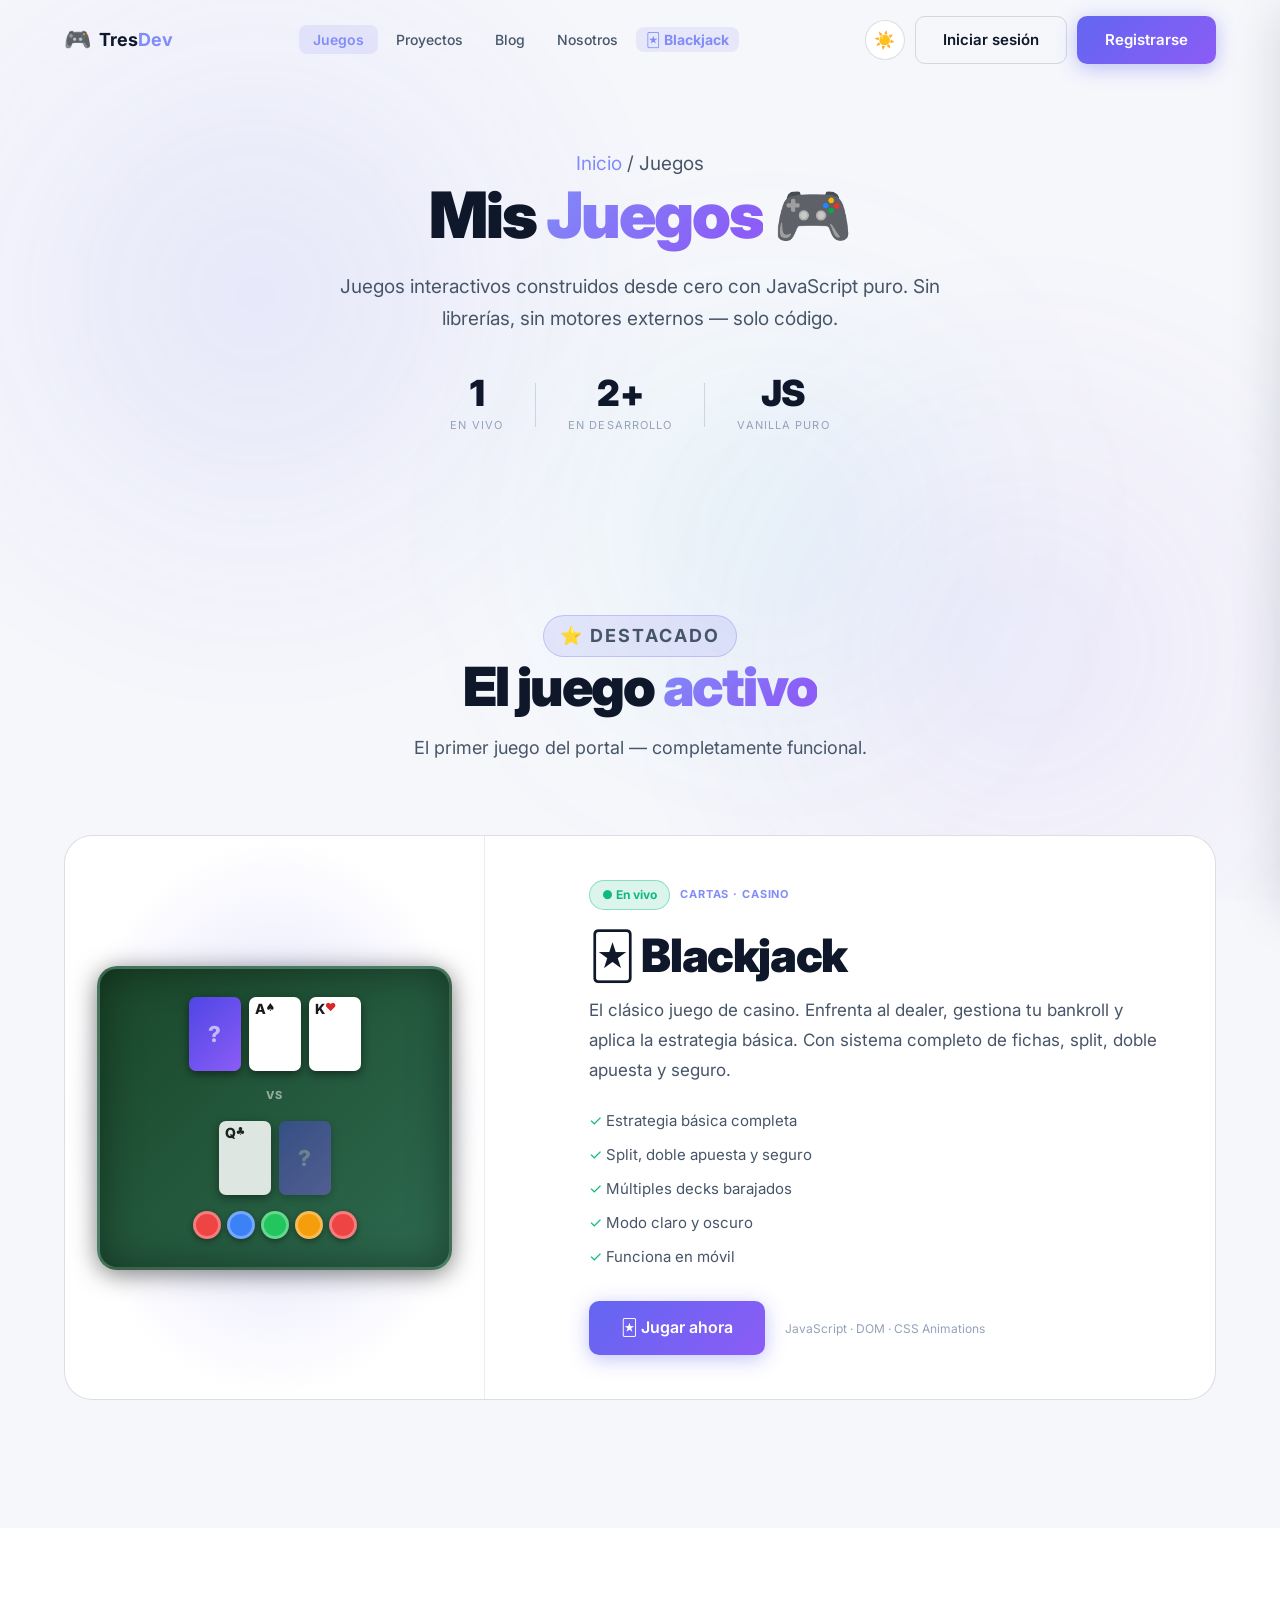
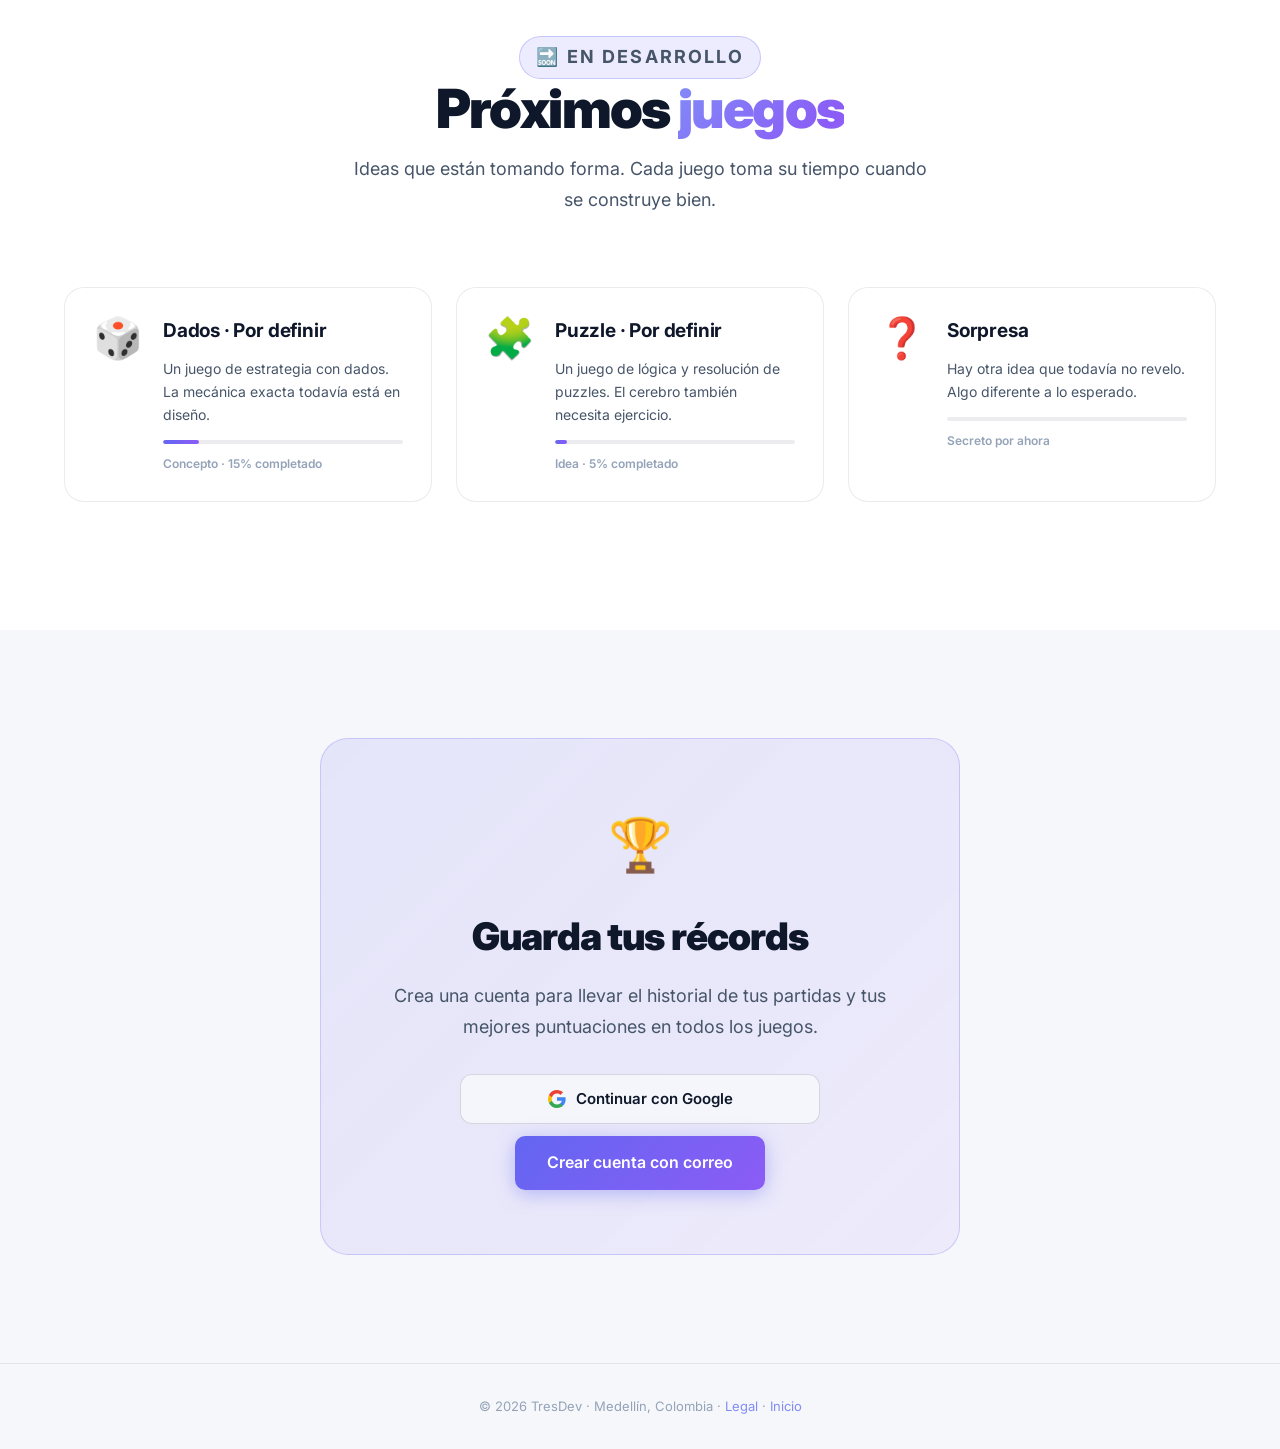
<file: juegos.html>
<!DOCTYPE html>
<html lang="es" data-theme="dark">
<head>
  <meta charset="UTF-8" />
  <meta name="viewport" content="width=device-width, initial-scale=1.0" />
  <title>Juegos | TresDev</title>
  <meta name="description" content="Colección de juegos interactivos creados por Omar. Blackjack y más juegos en camino." />
  <meta name="theme-color" content="#0a0b0f" />
  <link rel="canonical" href="https://poeta2475.github.io/python_prueba/juegos.html" />
  <link rel="icon" type="image/svg+xml" href="assets/favicon.svg" />
  <link rel="stylesheet" href="styles.css" />
  <link rel="preconnect" href="https://fonts.googleapis.com" />
  <link href="https://fonts.googleapis.com/css2?family=Inter:wght@300;400;500;600;700;800;900&display=swap" rel="stylesheet" />
  <script src="js/theme.js"></script>
</head>
<body>
  <a href="#main" class="skip-link">Saltar al contenido</a>
  <div class="aurora-bg" aria-hidden="true"><span></span></div>

  <nav class="navbar scrolled" id="navbar">
    <div class="nav-container">
      <a href="index.html" class="nav-logo">
        <span class="logo-icon">🎮</span>
        <span class="logo-text">Tres<span class="logo-accent">Dev</span></span>
      </a>
      <ul class="nav-links">
        <li><a href="juegos.html" class="active">Juegos</a></li>
        <li><a href="proyectos.html">Proyectos</a></li>
        <li><a href="blog.html">Blog</a></li>
        <li><a href="nosotros.html">Nosotros</a></li>
        <li><a href="juego.html" class="nav-game">🃏 Blackjack</a></li>
      </ul>
      <div class="nav-actions">
        <button class="theme-toggle" data-theme-toggle aria-label="Cambiar tema"><span class="icon-moon">🌙</span><span class="icon-sun">☀️</span></button>
        <a href="login.html" class="btn-outline" data-auth="guest">Iniciar sesión</a>
        <a href="signup.html" class="btn-primary" data-auth="guest">Registrarse</a>
        <a href="index.html" class="btn-primary" data-auth="user">Mi cuenta</a>
      </div>
      <button class="hamburger" id="hamburger" aria-label="Abrir menú" aria-expanded="false" aria-controls="mobileMenu">
        <span></span><span></span><span></span>
      </button>
    </div>
  </nav>

  <div class="menu-backdrop" id="menuBackdrop"></div>
  <aside class="mobile-menu" id="mobileMenu" aria-label="Menú de navegación">
    <a href="juegos.html">Juegos</a>
    <a href="proyectos.html">Proyectos</a>
    <a href="blog.html">Blog</a>
    <a href="nosotros.html">Nosotros</a>
    <a href="juego.html" class="nav-game">🃏 Blackjack</a>
    <div class="mobile-menu-actions">
      <button class="btn-outline btn-full" data-theme-toggle>Cambiar tema 🌗</button>
      <a href="login.html" class="btn-outline btn-full" data-auth="guest">Iniciar sesión</a>
      <a href="signup.html" class="btn-primary btn-full" data-auth="guest">Registrarse</a>
      <a href="index.html" class="btn-primary btn-full" data-auth="user">Mi cuenta</a>
    </div>
  </aside>

  <main id="main">

    <!-- Hero -->
    <header class="page-hero games-page-hero">
      <div class="section-container">
        <p class="page-breadcrumb"><a href="index.html">Inicio</a> / Juegos</p>
        <h1>Mis <span class="gradient-text">Juegos</span> 🎮</h1>
        <p>Juegos interactivos construidos desde cero con JavaScript puro. Sin librerías, sin motores externos — solo código.</p>
        <div class="page-hero-stats">
          <div class="phs-item"><span class="phs-num">1</span><span class="phs-label">En vivo</span></div>
          <div class="phs-sep"></div>
          <div class="phs-item"><span class="phs-num">2+</span><span class="phs-label">En desarrollo</span></div>
          <div class="phs-sep"></div>
          <div class="phs-item"><span class="phs-num">JS</span><span class="phs-label">Vanilla puro</span></div>
        </div>
      </div>
    </header>

    <!-- Juego destacado -->
    <section class="content-section" id="featured">
      <div class="section-container">
        <div class="section-head" data-reveal>
          <p class="section-eyebrow">⭐ Destacado</p>
          <h2>El juego <span class="gradient-text">activo</span></h2>
          <p>El primer juego del portal — completamente funcional.</p>
        </div>

        <div class="featured-game-card" data-reveal>
          <div class="fgc-visual">
            <div class="fgc-table-preview">
              <div class="fgc-felt">
                <div class="fgc-cards-row">
                  <div class="fgc-card fgc-back"></div>
                  <div class="fgc-card fgc-white">A<span class="fgc-suit black">♠</span></div>
                  <div class="fgc-card fgc-white">K<span class="fgc-suit red">♥</span></div>
                </div>
                <div class="fgc-vs">VS</div>
                <div class="fgc-cards-row fgc-dealer">
                  <div class="fgc-card fgc-white">Q<span class="fgc-suit black">♣</span></div>
                  <div class="fgc-card fgc-back fgc-hidden"></div>
                </div>
                <div class="fgc-chips-row">
                  <div class="fgc-chip" style="background:#ef4444"></div>
                  <div class="fgc-chip" style="background:#3b82f6"></div>
                  <div class="fgc-chip" style="background:#22c55e"></div>
                  <div class="fgc-chip" style="background:#f59e0b"></div>
                  <div class="fgc-chip" style="background:#ef4444"></div>
                </div>
              </div>
            </div>
          </div>
          <div class="fgc-info">
            <div class="fgc-tags">
              <span class="fgc-live-badge">● En vivo</span>
              <span class="gc-tag">Cartas · Casino</span>
            </div>
            <h2>🃏 Blackjack</h2>
            <p class="fgc-desc">El clásico juego de casino. Enfrenta al dealer, gestiona tu bankroll y aplica la estrategia básica. Con sistema completo de fichas, split, doble apuesta y seguro.</p>
            <ul class="fgc-features">
              <li>✓ Estrategia básica completa</li>
              <li>✓ Split, doble apuesta y seguro</li>
              <li>✓ Múltiples decks barajados</li>
              <li>✓ Modo claro y oscuro</li>
              <li>✓ Funciona en móvil</li>
            </ul>
            <div class="fgc-actions">
              <a href="juego.html" class="btn-primary btn-lg magnetic">🃏 Jugar ahora</a>
              <span class="fgc-tech">JavaScript · DOM · CSS Animations</span>
            </div>
          </div>
        </div>
      </div>
    </section>

    <!-- Próximos juegos -->
    <section class="content-section section-alt" id="coming-soon">
      <div class="section-container">
        <div class="section-head" data-reveal>
          <p class="section-eyebrow">🔜 En desarrollo</p>
          <h2>Próximos <span class="gradient-text">juegos</span></h2>
          <p>Ideas que están tomando forma. Cada juego toma su tiempo cuando se construye bien.</p>
        </div>

        <div class="coming-grid" data-reveal>

          <div class="coming-card">
            <div class="cc-icon">🎲</div>
            <div class="cc-body">
              <h3>Dados · Por definir</h3>
              <p>Un juego de estrategia con dados. La mecánica exacta todavía está en diseño.</p>
              <div class="cc-progress">
                <div class="cc-progress-bar" style="width: 15%"></div>
              </div>
              <span class="cc-status">Concepto · 15% completado</span>
            </div>
          </div>

          <div class="coming-card">
            <div class="cc-icon">🧩</div>
            <div class="cc-body">
              <h3>Puzzle · Por definir</h3>
              <p>Un juego de lógica y resolución de puzzles. El cerebro también necesita ejercicio.</p>
              <div class="cc-progress">
                <div class="cc-progress-bar" style="width: 5%"></div>
              </div>
              <span class="cc-status">Idea · 5% completado</span>
            </div>
          </div>

          <div class="coming-card">
            <div class="cc-icon">❓</div>
            <div class="cc-body">
              <h3>Sorpresa</h3>
              <p>Hay otra idea que todavía no revelo. Algo diferente a lo esperado.</p>
              <div class="cc-progress">
                <div class="cc-progress-bar" style="width: 0%"></div>
              </div>
              <span class="cc-status">Secreto por ahora</span>
            </div>
          </div>

        </div>
      </div>
    </section>

    <!-- CTA registro -->
    <section class="portal-cta" data-auth="guest">
      <div class="section-container">
        <div class="cta-card" data-reveal>
          <div class="cta-icon">🏆</div>
          <h2>Guarda tus récords</h2>
          <p>Crea una cuenta para llevar el historial de tus partidas y tus mejores puntuaciones en todos los juegos.</p>
          <div class="cta-methods">
            <a href="signup.html?g=1" class="btn-google">
              <svg width="18" height="18" viewBox="0 0 18 18" aria-hidden="true"><path fill="#4285F4" d="M17.64 9.2c0-.637-.057-1.251-.164-1.84H9v3.481h4.844c-.209 1.125-.843 2.078-1.796 2.716v2.259h2.908c1.702-1.567 2.684-3.875 2.684-6.615z"/><path fill="#34A853" d="M9 18c2.43 0 4.467-.806 5.956-2.18l-2.908-2.259c-.806.54-1.837.86-3.048.86-2.344 0-4.328-1.584-5.036-3.711H.957v2.332A8.997 8.997 0 0 0 9 18z"/><path fill="#FBBC05" d="M3.964 10.71A5.41 5.41 0 0 1 3.682 9c0-.593.102-1.17.282-1.71V4.958H.957A8.996 8.996 0 0 0 0 9c0 1.452.348 2.827.957 4.042l3.007-2.332z"/><path fill="#EA4335" d="M9 3.58c1.321 0 2.508.454 3.44 1.345l2.582-2.58C13.463.891 11.426 0 9 0A8.997 8.997 0 0 0 .957 4.958L3.964 7.29C4.672 5.163 6.656 3.58 9 3.58z"/></svg>
              Continuar con Google
            </a>
            <a href="signup.html" class="btn-primary btn-lg">Crear cuenta con correo</a>
          </div>
        </div>
      </div>
    </section>

  </main>

  <footer class="mini-footer">
    <p>© <span id="year">2026</span> TresDev · Medellín, Colombia · <a href="legal.html">Legal</a> · <a href="index.html">Inicio</a></p>
  </footer>

  <script src="js/store.js"></script>
  <script src="js/ui.js"></script>
  <script src="js/main.js"></script>
  <script>
    (function () {
      var y = document.getElementById('year'); if (y) y.textContent = new Date().getFullYear();
    })();
  </script>
</body>
</html>
</file>
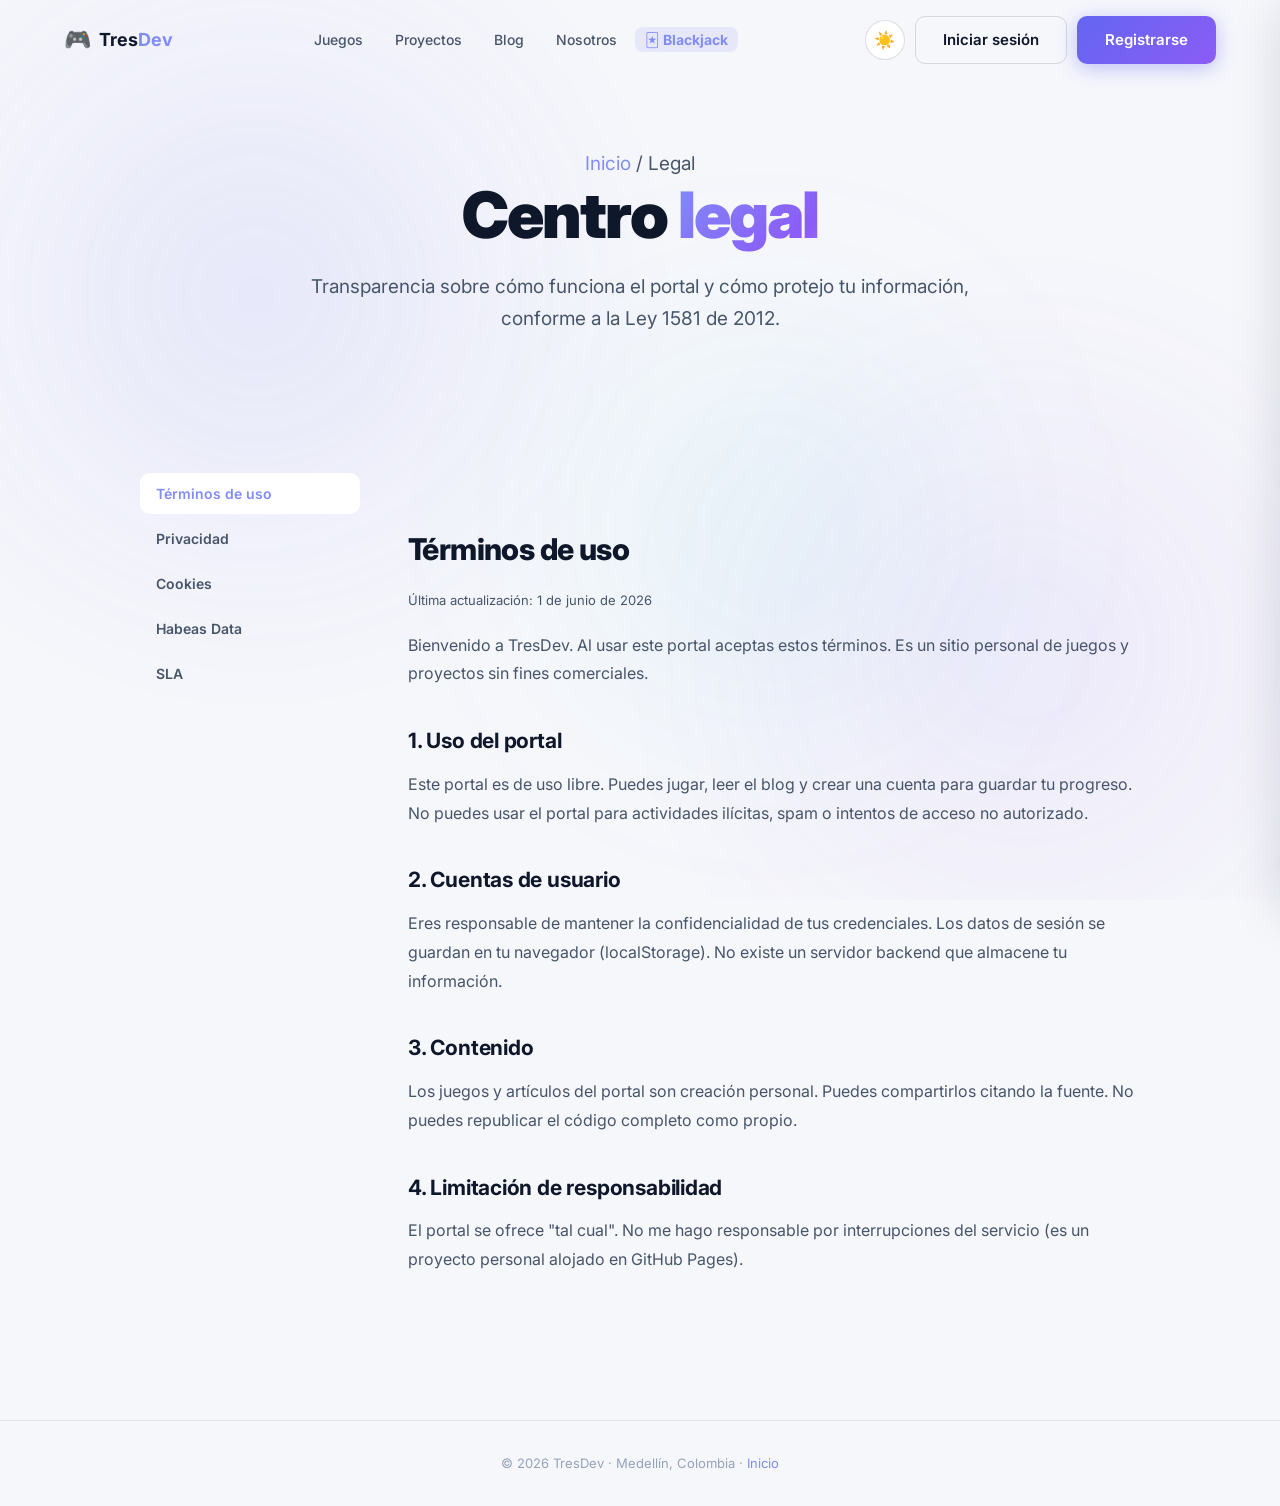
<file: legal.html>
<!DOCTYPE html>
<html lang="es" data-theme="dark">
<head>
  <meta charset="UTF-8" />
  <meta name="viewport" content="width=device-width, initial-scale=1.0" />
  <title>Legal | TresDev</title>
  <meta name="description" content="Términos de uso, política de privacidad y cookies del portal TresDev." />
  <meta name="theme-color" content="#0a0b0f" />
  <link rel="icon" type="image/svg+xml" href="assets/favicon.svg" />
  <link rel="stylesheet" href="styles.css" />
  <link rel="preconnect" href="https://fonts.googleapis.com" />
  <link href="https://fonts.googleapis.com/css2?family=Inter:wght@300;400;500;600;700;800;900&display=swap" rel="stylesheet" />
  <script src="js/theme.js"></script>
</head>
<body>
  <a href="#main" class="skip-link">Saltar al contenido</a>
  <div class="aurora-bg" aria-hidden="true"><span></span></div>

  <nav class="navbar scrolled" id="navbar">
    <div class="nav-container">
      <a href="index.html" class="nav-logo"><span class="logo-icon">🎮</span><span class="logo-text">Tres<span class="logo-accent">Dev</span></span></a>
      <ul class="nav-links">
        <li><a href="juegos.html">Juegos</a></li>
        <li><a href="proyectos.html">Proyectos</a></li>
        <li><a href="blog.html">Blog</a></li>
        <li><a href="nosotros.html">Nosotros</a></li>
        <li><a href="juego.html" class="nav-game">🃏 Blackjack</a></li>
      </ul>
      <div class="nav-actions">
        <button class="theme-toggle" data-theme-toggle aria-label="Cambiar tema"><span class="icon-moon">🌙</span><span class="icon-sun">☀️</span></button>
        <a href="login.html" class="btn-outline" data-auth="guest">Iniciar sesión</a>
        <a href="signup.html" class="btn-primary" data-auth="guest">Registrarse</a>
        <a href="index.html" class="btn-primary" data-auth="user">Mi cuenta</a>
      </div>
      <button class="hamburger" id="hamburger" aria-label="Abrir menú" aria-expanded="false" aria-controls="mobileMenu">
        <span></span><span></span><span></span>
      </button>
    </div>
  </nav>

  <div class="menu-backdrop" id="menuBackdrop"></div>
  <aside class="mobile-menu" id="mobileMenu" aria-label="Menú de navegación">
    <a href="juegos.html">Juegos</a>
    <a href="proyectos.html">Proyectos</a>
    <a href="blog.html">Blog</a>
    <a href="nosotros.html">Nosotros</a>
    <a href="juego.html" class="nav-game">🃏 Blackjack</a>
    <div class="mobile-menu-actions">
      <button class="btn-outline btn-full" data-theme-toggle>Cambiar tema 🌗</button>
      <a href="login.html" class="btn-outline btn-full" data-auth="guest">Iniciar sesión</a>
      <a href="signup.html" class="btn-primary btn-full" data-auth="guest">Registrarse</a>
      <a href="index.html" class="btn-primary btn-full" data-auth="user">Mi cuenta</a>
    </div>
  </aside>

  <header class="page-hero" id="main" style="padding-bottom:30px">
    <div class="section-container">
      <p class="page-breadcrumb"><a href="index.html">Inicio</a> / Legal</p>
      <h1>Centro <span class="gradient-text">legal</span></h1>
      <p>Transparencia sobre cómo funciona el portal y cómo protejo tu información, conforme a la Ley 1581 de 2012.</p>
    </div>
  </header>

  <section class="content-section">
    <div class="section-container">
      <div class="legal-layout">
        <nav class="legal-nav" id="legalNav">
          <button class="active" data-doc="terminos">Términos de uso</button>
          <button data-doc="privacidad">Privacidad</button>
          <button data-doc="cookies">Cookies</button>
          <button data-doc="gdpr">Habeas Data</button>
          <button data-doc="sla">SLA</button>
        </nav>

        <div class="legal-content">
          <article class="legal-doc active content-prose" data-doc="terminos">
            <h2>Términos de uso</h2>
            <p class="content-updated">Última actualización: 1 de junio de 2026</p>
            <p>Bienvenido a TresDev. Al usar este portal aceptas estos términos. Es un sitio personal de juegos y proyectos sin fines comerciales.</p>
            <h3>1. Uso del portal</h3>
            <p>Este portal es de uso libre. Puedes jugar, leer el blog y crear una cuenta para guardar tu progreso. No puedes usar el portal para actividades ilícitas, spam o intentos de acceso no autorizado.</p>
            <h3>2. Cuentas de usuario</h3>
            <p>Eres responsable de mantener la confidencialidad de tus credenciales. Los datos de sesión se guardan en tu navegador (localStorage). No existe un servidor backend que almacene tu información.</p>
            <h3>3. Contenido</h3>
            <p>Los juegos y artículos del portal son creación personal. Puedes compartirlos citando la fuente. No puedes republicar el código completo como propio.</p>
            <h3>4. Limitación de responsabilidad</h3>
            <p>El portal se ofrece "tal cual". No me hago responsable por interrupciones del servicio (es un proyecto personal alojado en GitHub Pages).</p>
          </article>

          <article class="legal-doc content-prose" data-doc="privacidad">
            <h2>Política de privacidad</h2>
            <p class="content-updated">Última actualización: 1 de junio de 2026</p>
            <p>Este portal cumple con la <strong>Ley 1581 de 2012</strong> de Colombia sobre protección de datos personales.</p>
            <h3>Qué datos recogemos</h3>
            <ul>
              <li>Datos de cuenta: nombre y correo electrónico (si creas cuenta).</li>
              <li>Preferencias: tema claro/oscuro guardado en tu dispositivo.</li>
              <li>Progreso de juego: puntuaciones y récords guardados localmente.</li>
            </ul>
            <h3>Dónde se guardan</h3>
            <p>Todos los datos se guardan <strong>solo en tu navegador</strong> (localStorage). No existen servidores externos ni bases de datos. Al borrar el localStorage de tu navegador, todos los datos desaparecen.</p>
            <h3>Tus derechos</h3>
            <p>Puedes eliminar todos tus datos en cualquier momento limpiando el localStorage de tu navegador. Para consultas: <a href="mailto:omarsena2475@gmail.com">omarsena2475@gmail.com</a>.</p>
          </article>

          <article class="legal-doc content-prose" data-doc="cookies">
            <h2>Política de cookies</h2>
            <p class="content-updated">Última actualización: 1 de junio de 2026</p>
            <p>Este portal usa <strong>localStorage</strong> (no cookies de seguimiento) para guardar tu preferencia de tema y datos de sesión.</p>
            <h3>Qué se guarda</h3>
            <ul>
              <li><strong>Tema:</strong> claro u oscuro (<code>nexapy:theme</code>).</li>
              <li><strong>Sesión:</strong> datos del usuario logueado (<code>nexapy:session</code>).</li>
              <li><strong>Usuarios:</strong> cuentas creadas localmente (<code>nexapy:users</code>).</li>
            </ul>
            <p>No se usan cookies de terceros ni herramientas de análisis externas. Puedes borrar estos datos desde la configuración de tu navegador en cualquier momento.</p>
          </article>

          <article class="legal-doc content-prose" data-doc="gdpr">
            <h2>Habeas Data y cumplimiento</h2>
            <p class="content-updated">Última actualización: 1 de junio de 2026</p>
            <p>Cumplimos con la regulación colombiana de Habeas Data (Ley 1581 de 2012). Dado que los datos se guardan localmente en tu dispositivo, el riesgo de privacidad es mínimo.</p>
            <h3>Tratamiento responsable</h3>
            <p>Al crear una cuenta autorizas el almacenamiento local de tu nombre y correo exclusivamente para identificarte en el portal. Este consentimiento es libre, previo, expreso e informado.</p>
            <h3>Responsable del portal</h3>
            <p>Omar, con domicilio en Medellín, Colombia. Para ejercer tus derechos (conocer, rectificar o suprimir): <a href="mailto:omarsena2475@gmail.com">omarsena2475@gmail.com</a>.</p>
          </article>

          <article class="legal-doc content-prose" data-doc="sla">
            <h2>Disponibilidad del portal</h2>
            <p class="content-updated">Última actualización: 1 de junio de 2026</p>
            <p>Este es un proyecto personal alojado en <strong>GitHub Pages</strong>. La disponibilidad depende de la infraestructura de GitHub, que históricamente supera el 99.9%.</p>
            <h3>Actualizaciones</h3>
            <p>El portal se actualiza de forma continua con nuevos juegos, artículos y mejoras. Las actualizaciones se despliegan automáticamente y pueden generar breves interrupciones.</p>
            <h3>Soporte</h3>
            <p>Para reportar errores o sugerencias: <a href="mailto:omarsena2475@gmail.com">omarsena2475@gmail.com</a>. Al ser un proyecto personal, los tiempos de respuesta son informales pero me comprometo a atender los reportes.</p>
          </article>
        </div>
      </div>
    </div>
  </section>

  <footer class="mini-footer">
    <p>© <span id="year">2026</span> TresDev · Medellín, Colombia · <a href="index.html">Inicio</a></p>
  </footer>

  <script src="js/store.js"></script>
  <script src="js/ui.js"></script>
  <script src="js/main.js"></script>
  <script>
    // Tabs legales (con deep-link por hash)
    (function () {
      var nav = document.getElementById('legalNav');
      if (!nav) return;
      function show(id) {
        nav.querySelectorAll('button').forEach(function (b) { b.classList.toggle('active', b.dataset.doc === id); });
        document.querySelectorAll('.legal-doc').forEach(function (d) { d.classList.toggle('active', d.dataset.doc === id); });
      }
      nav.querySelectorAll('button').forEach(function (b) {
        b.addEventListener('click', function () { show(b.dataset.doc); history.replaceState(null, '', '#' + b.dataset.doc); });
      });
      var hash = location.hash.replace('#', '');
      if (hash && document.querySelector('.legal-doc[data-doc="' + hash + '"]')) show(hash);
      var y = document.getElementById('year'); if (y) y.textContent = new Date().getFullYear();
    })();
  </script>
</body>
</html>
</file>
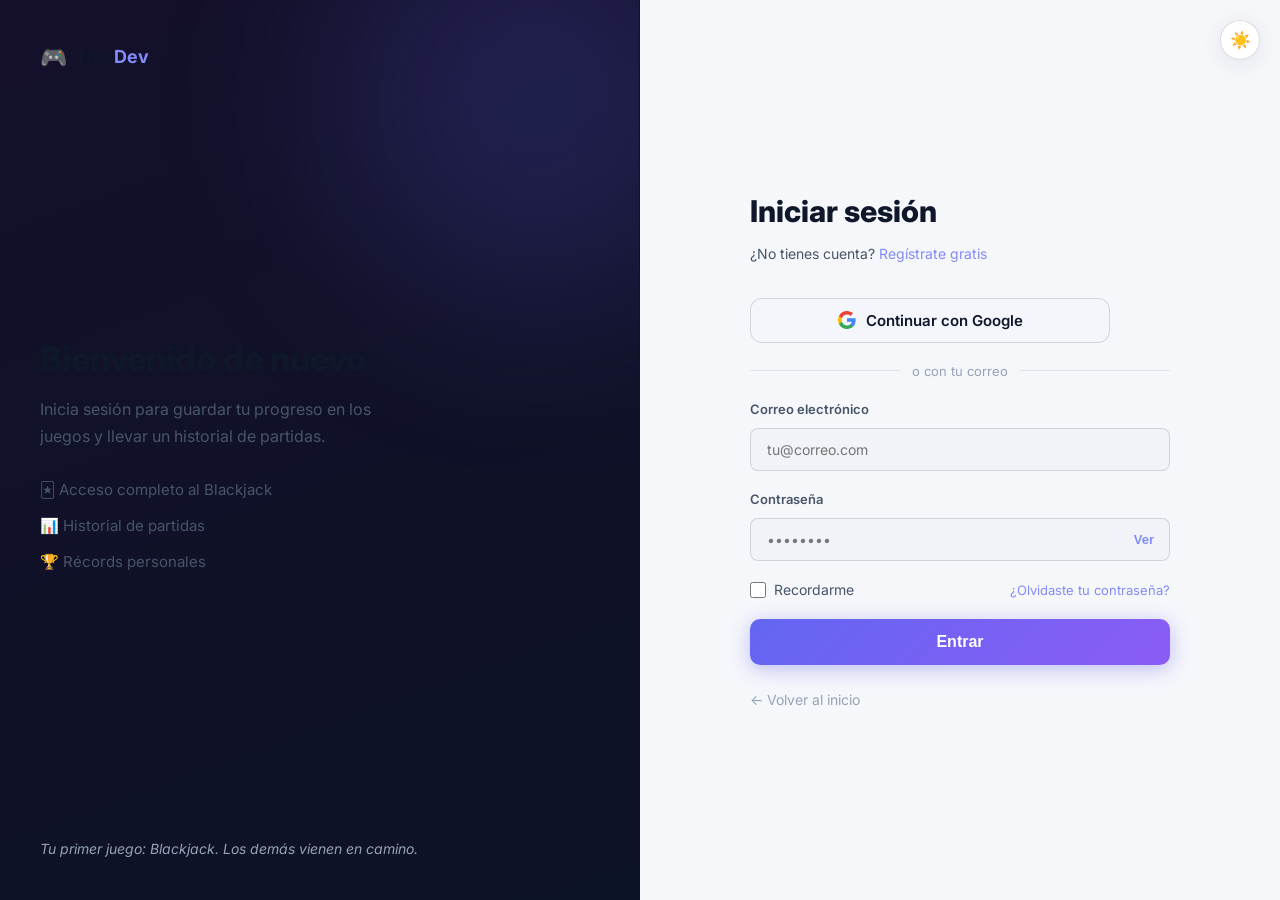
<file: login.html>
<!DOCTYPE html>
<html lang="es" data-theme="dark">
<head>
  <meta charset="UTF-8" />
  <meta name="viewport" content="width=device-width, initial-scale=1.0" />
  <title>Iniciar sesión | TresDev</title>
  <meta name="description" content="Accede a tu cuenta en el portal de TresDev." />
  <meta name="theme-color" content="#0a0b0f" />
  <link rel="icon" type="image/svg+xml" href="assets/favicon.svg" />
  <link rel="stylesheet" href="styles.css" />
  <link rel="preconnect" href="https://fonts.googleapis.com" />
  <link href="https://fonts.googleapis.com/css2?family=Inter:wght@300;400;500;600;700;800;900&display=swap" rel="stylesheet" />
  <script src="js/theme.js"></script>
</head>
<body class="auth-body">
  <button class="theme-toggle auth-theme-toggle" data-theme-toggle aria-label="Cambiar tema">
    <span class="icon-moon">🌙</span><span class="icon-sun">☀️</span>
  </button>
  <div class="auth-wrap">
    <div class="auth-aside">
      <a href="index.html" class="nav-logo">
        <span class="logo-icon">🎮</span>
        <span class="logo-text">Tres<span class="logo-accent">Dev</span></span>
      </a>
      <div class="auth-aside-content">
        <h2>Bienvenido de nuevo</h2>
        <p>Inicia sesión para guardar tu progreso en los juegos y llevar un historial de partidas.</p>
        <ul class="auth-points">
          <li>🃏 Acceso completo al Blackjack</li>
          <li>📊 Historial de partidas</li>
          <li>🏆 Récords personales</li>
        </ul>
      </div>
      <p class="auth-aside-foot">Tu primer juego: Blackjack. Los demás vienen en camino.</p>
    </div>

    <div class="auth-main">
      <div class="auth-card">
        <h1>Iniciar sesión</h1>
        <p class="auth-sub">¿No tienes cuenta? <a href="signup.html">Regístrate gratis</a></p>

        <!-- Google -->
        <div class="auth-google-wrap">
          <button class="btn-google btn-full" id="googleSignInBtn" type="button">
            <svg width="18" height="18" viewBox="0 0 18 18" aria-hidden="true">
              <path fill="#4285F4" d="M17.64 9.2c0-.637-.057-1.251-.164-1.84H9v3.481h4.844c-.209 1.125-.843 2.078-1.796 2.716v2.259h2.908c1.702-1.567 2.684-3.875 2.684-6.615z"/>
              <path fill="#34A853" d="M9 18c2.43 0 4.467-.806 5.956-2.18l-2.908-2.259c-.806.54-1.837.86-3.048.86-2.344 0-4.328-1.584-5.036-3.711H.957v2.332A8.997 8.997 0 0 0 9 18z"/>
              <path fill="#FBBC05" d="M3.964 10.71A5.41 5.41 0 0 1 3.682 9c0-.593.102-1.17.282-1.71V4.958H.957A8.996 8.996 0 0 0 0 9c0 1.452.348 2.827.957 4.042l3.007-2.332z"/>
              <path fill="#EA4335" d="M9 3.58c1.321 0 2.508.454 3.44 1.345l2.582-2.58C13.463.891 11.426 0 9 0A8.997 8.997 0 0 0 .957 4.958L3.964 7.29C4.672 5.163 6.656 3.58 9 3.58z"/>
            </svg>
            Continuar con Google
          </button>
        </div>

        <div class="auth-divider"><span>o con tu correo</span></div>

        <form id="loginForm" novalidate>
          <div class="form-group">
            <label for="email">Correo electrónico</label>
            <input type="email" id="email" name="email" placeholder="tu@correo.com" autocomplete="email" required />
          </div>
          <div class="form-group">
            <label for="password">Contraseña</label>
            <div class="input-affix">
              <input type="password" id="password" name="password" placeholder="••••••••" autocomplete="current-password" required />
              <button type="button" class="toggle-password" data-target="password" aria-label="Mostrar contraseña">Ver</button>
            </div>
          </div>
          <div class="auth-row">
            <label class="checkbox"><input type="checkbox" id="remember" /> <span>Recordarme</span></label>
            <a href="recuperar.html" class="auth-link-sm">¿Olvidaste tu contraseña?</a>
          </div>
          <button type="submit" class="btn-primary btn-full btn-lg">Entrar</button>
        </form>

        <a href="index.html" class="auth-back">← Volver al inicio</a>
      </div>
    </div>
  </div>

  <script src="js/store.js"></script>
  <script src="js/ui.js"></script>
  <script src="js/auth.js"></script>
</body>
</html>
</file>
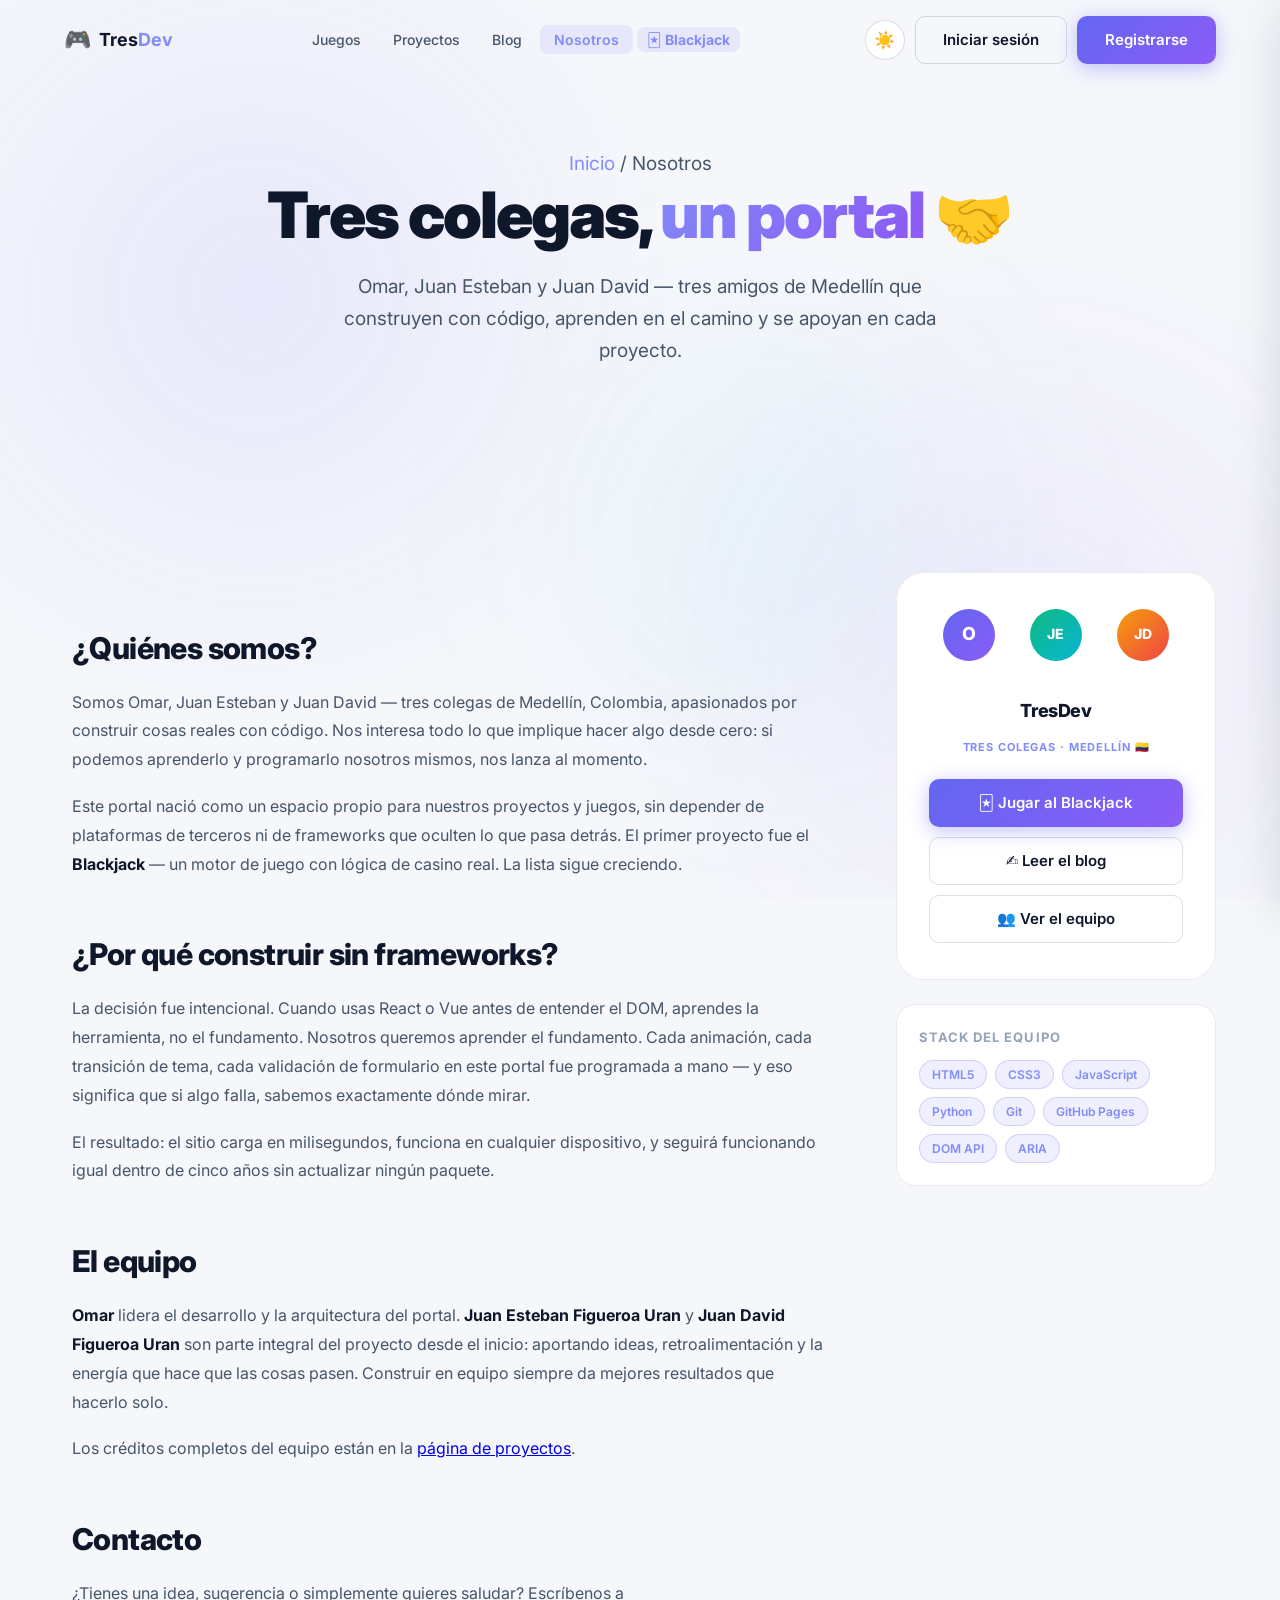
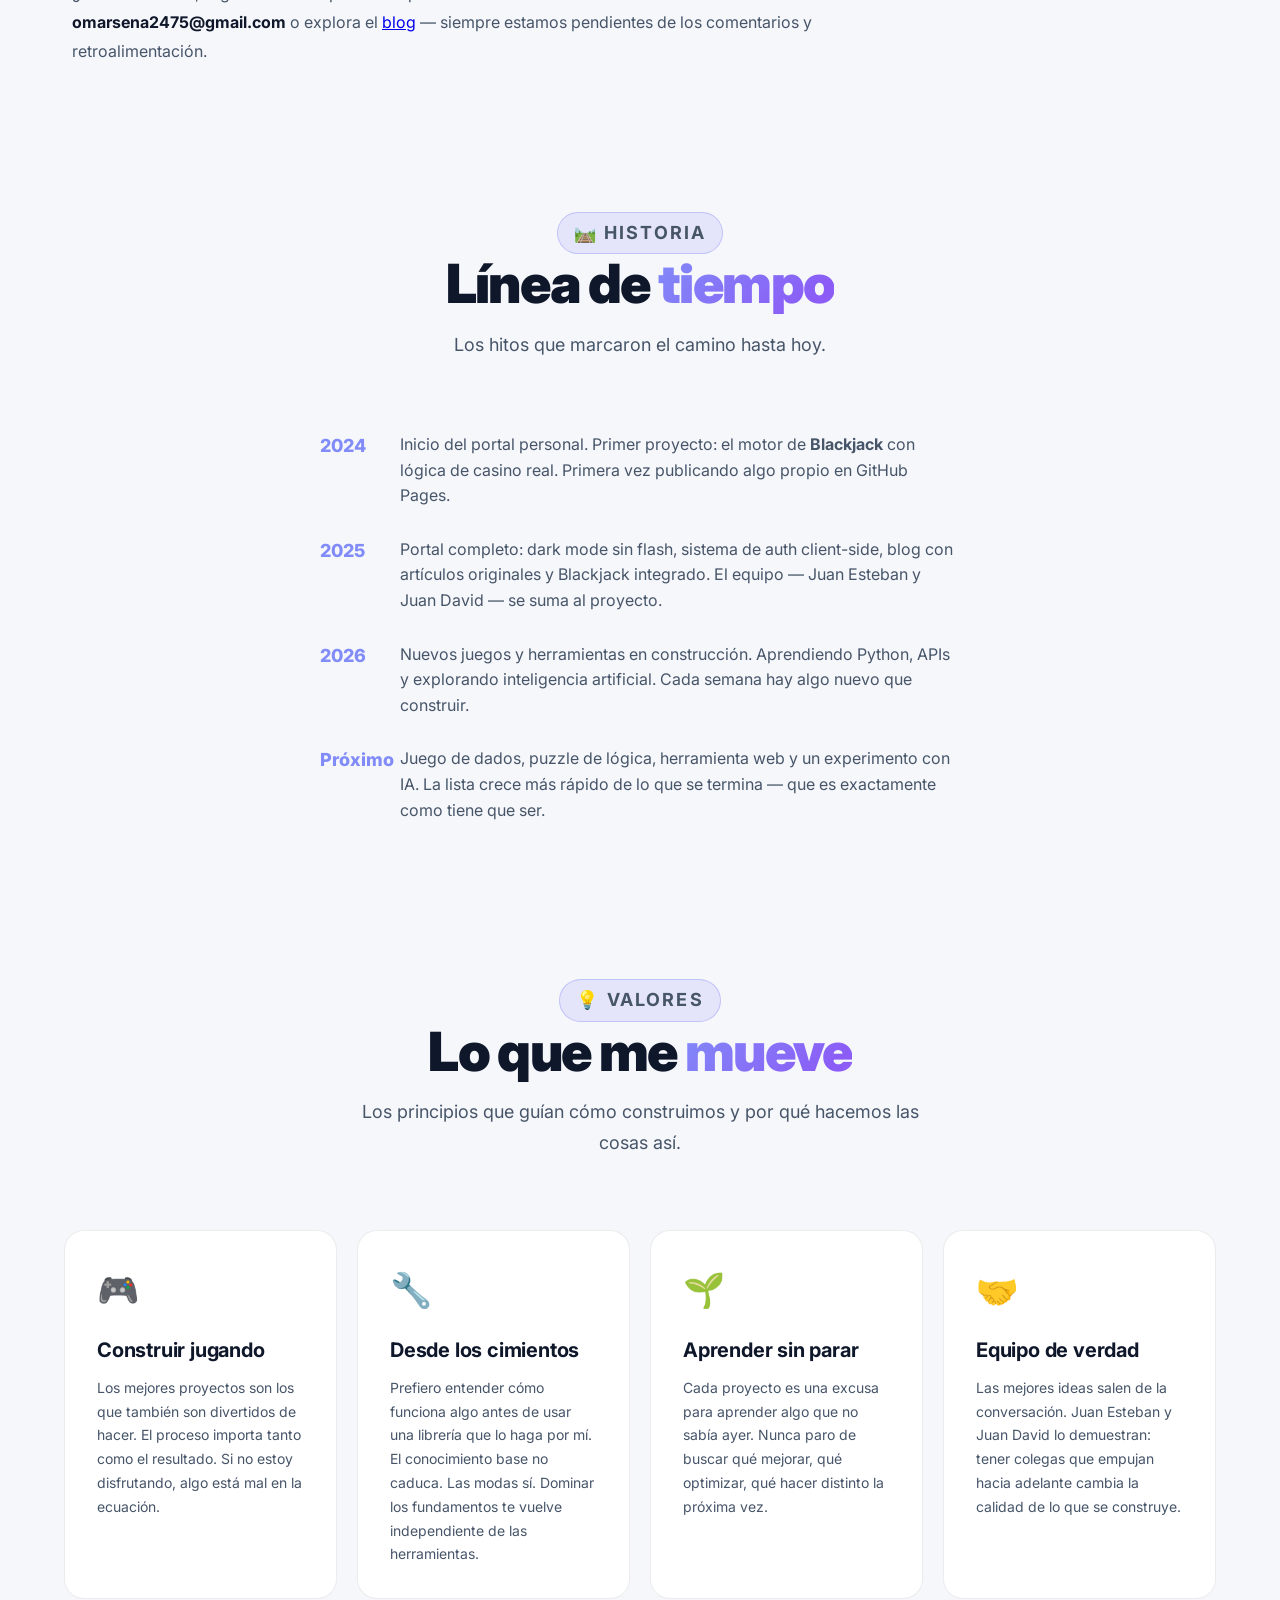
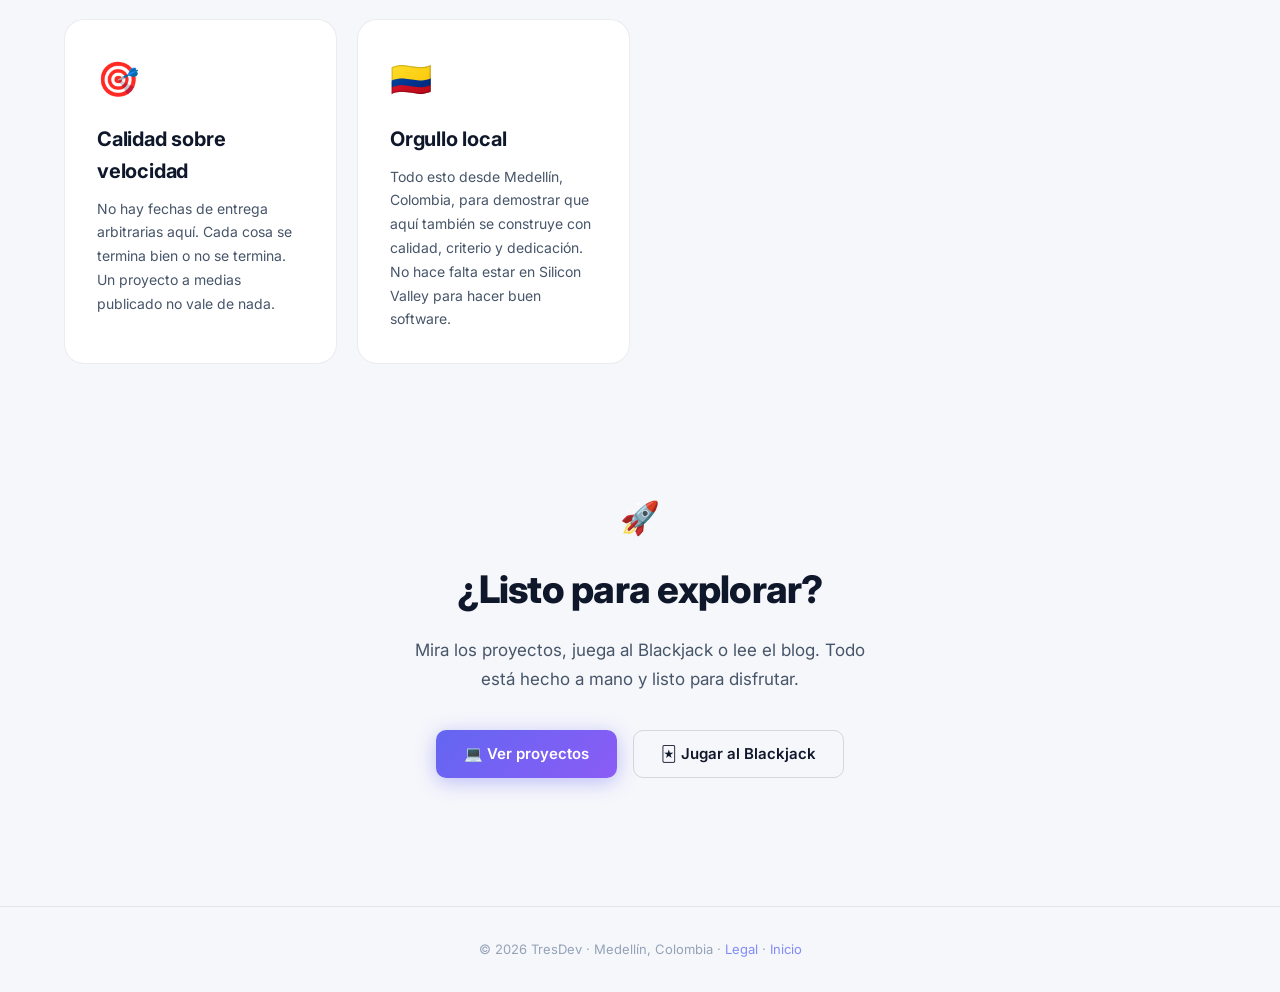
<file: nosotros.html>
<!DOCTYPE html>
<html lang="es" data-theme="dark">
<head>
  <meta charset="UTF-8" />
  <meta name="viewport" content="width=device-width, initial-scale=1.0" />
  <title>Nosotros | TresDev</title>
  <meta name="description" content="TresDev: tres colegas de Medellín construyendo juegos, proyectos y herramientas web desde cero — Omar, Juan Esteban y Juan David Figueroa Uran." />
  <meta name="theme-color" content="#0a0b0f" />
  <link rel="canonical" href="https://poeta2475.github.io/python_prueba/nosotros.html" />
  <link rel="icon" type="image/svg+xml" href="assets/favicon.svg" />
  <link rel="stylesheet" href="styles.css" />
  <link rel="preconnect" href="https://fonts.googleapis.com" />
  <link href="https://fonts.googleapis.com/css2?family=Inter:wght@300;400;500;600;700;800;900&display=swap" rel="stylesheet" />
  <script src="js/theme.js"></script>
</head>
<body>
  <a href="#main" class="skip-link">Saltar al contenido</a>
  <div class="aurora-bg" aria-hidden="true"><span></span></div>

  <nav class="navbar scrolled" id="navbar">
    <div class="nav-container">
      <a href="index.html" class="nav-logo">
        <span class="logo-icon">🎮</span>
        <span class="logo-text">Tres<span class="logo-accent">Dev</span></span>
      </a>
      <ul class="nav-links">
        <li><a href="juegos.html">Juegos</a></li>
        <li><a href="proyectos.html">Proyectos</a></li>
        <li><a href="blog.html">Blog</a></li>
        <li><a href="nosotros.html" class="active">Nosotros</a></li>
        <li><a href="juego.html" class="nav-game">🃏 Blackjack</a></li>
      </ul>
      <div class="nav-actions">
        <button class="theme-toggle" data-theme-toggle aria-label="Cambiar tema"><span class="icon-moon">🌙</span><span class="icon-sun">☀️</span></button>
        <a href="login.html" class="btn-outline" data-auth="guest">Iniciar sesión</a>
        <a href="signup.html" class="btn-primary" data-auth="guest">Registrarse</a>
        <a href="index.html" class="btn-primary" data-auth="user">Mi cuenta</a>
      </div>
      <button class="hamburger" id="hamburger" aria-label="Abrir menú" aria-expanded="false" aria-controls="mobileMenu">
        <span></span><span></span><span></span>
      </button>
    </div>
  </nav>

  <div class="menu-backdrop" id="menuBackdrop"></div>
  <aside class="mobile-menu" id="mobileMenu" aria-label="Menú de navegación">
    <a href="juegos.html">Juegos</a>
    <a href="proyectos.html">Proyectos</a>
    <a href="blog.html">Blog</a>
    <a href="nosotros.html">Nosotros</a>
    <a href="juego.html" class="nav-game">🃏 Blackjack</a>
    <div class="mobile-menu-actions">
      <button class="btn-outline btn-full" data-theme-toggle>Cambiar tema 🌗</button>
      <a href="login.html" class="btn-outline btn-full" data-auth="guest">Iniciar sesión</a>
      <a href="signup.html" class="btn-primary btn-full" data-auth="guest">Registrarse</a>
      <a href="index.html" class="btn-primary btn-full" data-auth="user">Mi cuenta</a>
    </div>
  </aside>

  <header class="page-hero" id="main">
    <div class="section-container">
      <p class="page-breadcrumb"><a href="index.html">Inicio</a> / Nosotros</p>
      <h1>Tres colegas, <span class="gradient-text">un portal</span> 🤝</h1>
      <p>Omar, Juan Esteban y Juan David — tres amigos de Medellín que construyen con código, aprenden en el camino y se apoyan en cada proyecto.</p>
    </div>
  </header>

  <!-- Bio principal -->
  <section class="content-section">
    <div class="section-container">
      <div class="about-layout">

        <div class="about-main">
          <div class="content-prose">
            <h2>¿Quiénes somos?</h2>
            <p>Somos Omar, Juan Esteban y Juan David — tres colegas de Medellín, Colombia, apasionados por construir cosas reales con código. Nos interesa todo lo que implique hacer algo desde cero: si podemos aprenderlo y programarlo nosotros mismos, nos lanza al momento.</p>
            <p>Este portal nació como un espacio propio para nuestros proyectos y juegos, sin depender de plataformas de terceros ni de frameworks que oculten lo que pasa detrás. El primer proyecto fue el <strong>Blackjack</strong> — un motor de juego con lógica de casino real. La lista sigue creciendo.</p>

            <h2>¿Por qué construir sin frameworks?</h2>
            <p>La decisión fue intencional. Cuando usas React o Vue antes de entender el DOM, aprendes la herramienta, no el fundamento. Nosotros queremos aprender el fundamento. Cada animación, cada transición de tema, cada validación de formulario en este portal fue programada a mano — y eso significa que si algo falla, sabemos exactamente dónde mirar.</p>
            <p>El resultado: el sitio carga en milisegundos, funciona en cualquier dispositivo, y seguirá funcionando igual dentro de cinco años sin actualizar ningún paquete.</p>

            <h2>El equipo</h2>
            <p><strong>Omar</strong> lidera el desarrollo y la arquitectura del portal. <strong>Juan Esteban Figueroa Uran</strong> y <strong>Juan David Figueroa Uran</strong> son parte integral del proyecto desde el inicio: aportando ideas, retroalimentación y la energía que hace que las cosas pasen. Construir en equipo siempre da mejores resultados que hacerlo solo.</p>
            <p>Los créditos completos del equipo están en la <a href="proyectos.html#equipo">página de proyectos</a>.</p>

            <h2>Contacto</h2>
            <p>¿Tienes una idea, sugerencia o simplemente quieres saludar? Escríbenos a <strong>omarsena2475@gmail.com</strong> o explora el <a href="blog.html">blog</a> — siempre estamos pendientes de los comentarios y retroalimentación.</p>
          </div>
        </div>

        <div class="about-side">
          <div class="about-card" style="text-align:center">
            <div style="display:flex;justify-content:center;gap:8px;margin-bottom:16px">
              <div class="ac-avatar" style="width:52px;height:52px;font-size:18px;background:linear-gradient(135deg,#6366f1,#8b5cf6)">O</div>
              <div class="ac-avatar" style="width:52px;height:52px;font-size:14px;background:linear-gradient(135deg,#10b981,#06b6d4)">JE</div>
              <div class="ac-avatar" style="width:52px;height:52px;font-size:14px;background:linear-gradient(135deg,#f59e0b,#ef4444)">JD</div>
            </div>
            <h3 style="font-size:18px">TresDev</h3>
            <span class="gc-tag">Tres colegas · Medellín 🇨🇴</span>
            <div class="ac-links">
              <a href="juego.html" class="btn-primary btn-full">🃏 Jugar al Blackjack</a>
              <a href="blog.html" class="btn-outline btn-full">✍️ Leer el blog</a>
              <a href="proyectos.html#equipo" class="btn-outline btn-full">👥 Ver el equipo</a>
            </div>
          </div>

          <div class="about-skills">
            <h4>Stack del equipo</h4>
            <div class="skill-chips">
              <span>HTML5</span>
              <span>CSS3</span>
              <span>JavaScript</span>
              <span>Python</span>
              <span>Git</span>
              <span>GitHub Pages</span>
              <span>DOM API</span>
              <span>ARIA</span>
            </div>
          </div>
        </div>

      </div>
    </div>
  </section>

  <!-- Línea de tiempo -->
  <section class="content-section" style="padding-top:0">
    <div class="section-container">
      <div class="section-head">
        <p class="section-eyebrow">🛤️ Historia</p>
        <h2>Línea de <span class="gradient-text">tiempo</span></h2>
        <p>Los hitos que marcaron el camino hasta hoy.</p>
      </div>
      <div class="milestones" style="margin-top:40px">
        <div class="milestone">
          <span class="milestone-year">2024</span>
          <p>Inicio del portal personal. Primer proyecto: el motor de <strong>Blackjack</strong> con lógica de casino real. Primera vez publicando algo propio en GitHub Pages.</p>
        </div>
        <div class="milestone">
          <span class="milestone-year">2025</span>
          <p>Portal completo: dark mode sin flash, sistema de auth client-side, blog con artículos originales y Blackjack integrado. El equipo — Juan Esteban y Juan David — se suma al proyecto.</p>
        </div>
        <div class="milestone">
          <span class="milestone-year">2026</span>
          <p>Nuevos juegos y herramientas en construcción. Aprendiendo Python, APIs y explorando inteligencia artificial. Cada semana hay algo nuevo que construir.</p>
        </div>
        <div class="milestone">
          <span class="milestone-year">Próximo</span>
          <p>Juego de dados, puzzle de lógica, herramienta web y un experimento con IA. La lista crece más rápido de lo que se termina — que es exactamente como tiene que ser.</p>
        </div>
      </div>
    </div>
  </section>

  <!-- Valores -->
  <section class="content-section" style="padding-top:0">
    <div class="section-container">
      <div class="section-head">
        <p class="section-eyebrow">💡 Valores</p>
        <h2>Lo que me <span class="gradient-text">mueve</span></h2>
        <p>Los principios que guían cómo construimos y por qué hacemos las cosas así.</p>
      </div>
      <div class="values-grid" style="margin-top:32px">

        <div class="value-card">
          <div class="v-icon">🎮</div>
          <h3>Construir jugando</h3>
          <p>Los mejores proyectos son los que también son divertidos de hacer. El proceso importa tanto como el resultado. Si no estoy disfrutando, algo está mal en la ecuación.</p>
        </div>

        <div class="value-card">
          <div class="v-icon">🔧</div>
          <h3>Desde los cimientos</h3>
          <p>Prefiero entender cómo funciona algo antes de usar una librería que lo haga por mí. El conocimiento base no caduca. Las modas sí. Dominar los fundamentos te vuelve independiente de las herramientas.</p>
        </div>

        <div class="value-card">
          <div class="v-icon">🌱</div>
          <h3>Aprender sin parar</h3>
          <p>Cada proyecto es una excusa para aprender algo que no sabía ayer. Nunca paro de buscar qué mejorar, qué optimizar, qué hacer distinto la próxima vez.</p>
        </div>

        <div class="value-card">
          <div class="v-icon">🤝</div>
          <h3>Equipo de verdad</h3>
          <p>Las mejores ideas salen de la conversación. Juan Esteban y Juan David lo demuestran: tener colegas que empujan hacia adelante cambia la calidad de lo que se construye.</p>
        </div>

        <div class="value-card">
          <div class="v-icon">🎯</div>
          <h3>Calidad sobre velocidad</h3>
          <p>No hay fechas de entrega arbitrarias aquí. Cada cosa se termina bien o no se termina. Un proyecto a medias publicado no vale de nada.</p>
        </div>

        <div class="value-card">
          <div class="v-icon">🇨🇴</div>
          <h3>Orgullo local</h3>
          <p>Todo esto desde Medellín, Colombia, para demostrar que aquí también se construye con calidad, criterio y dedicación. No hace falta estar en Silicon Valley para hacer buen software.</p>
        </div>

      </div>
    </div>
  </section>

  <!-- CTA final -->
  <section class="content-section" style="padding-top:0; padding-bottom:128px">
    <div class="section-container" style="text-align:center">
      <p style="font-size:32px; margin-bottom:16px">🚀</p>
      <h2 style="font-size:clamp(24px,3.5vw,38px); font-weight:800; letter-spacing:-0.02em; margin-bottom:16px">¿Listo para explorar?</h2>
      <p style="font-size:17px; color:var(--text-secondary); max-width:480px; margin:0 auto 36px; line-height:1.7">Mira los proyectos, juega al Blackjack o lee el blog. Todo está hecho a mano y listo para disfrutar.</p>
      <div style="display:flex; gap:16px; justify-content:center; flex-wrap:wrap">
        <a href="proyectos.html" class="btn-primary magnetic">💻 Ver proyectos</a>
        <a href="juego.html" class="btn-outline magnetic">🃏 Jugar al Blackjack</a>
      </div>
    </div>
  </section>

  <footer class="mini-footer">
    <p>© <span id="year">2026</span> TresDev · Medellín, Colombia · <a href="legal.html">Legal</a> · <a href="index.html">Inicio</a></p>
  </footer>

  <script src="js/store.js"></script>
  <script src="js/ui.js"></script>
  <script src="js/main.js"></script>
  <script>
    (function () {
      var y = document.getElementById('year'); if (y) y.textContent = new Date().getFullYear();
    })();
  </script>
</body>
</html>
</file>
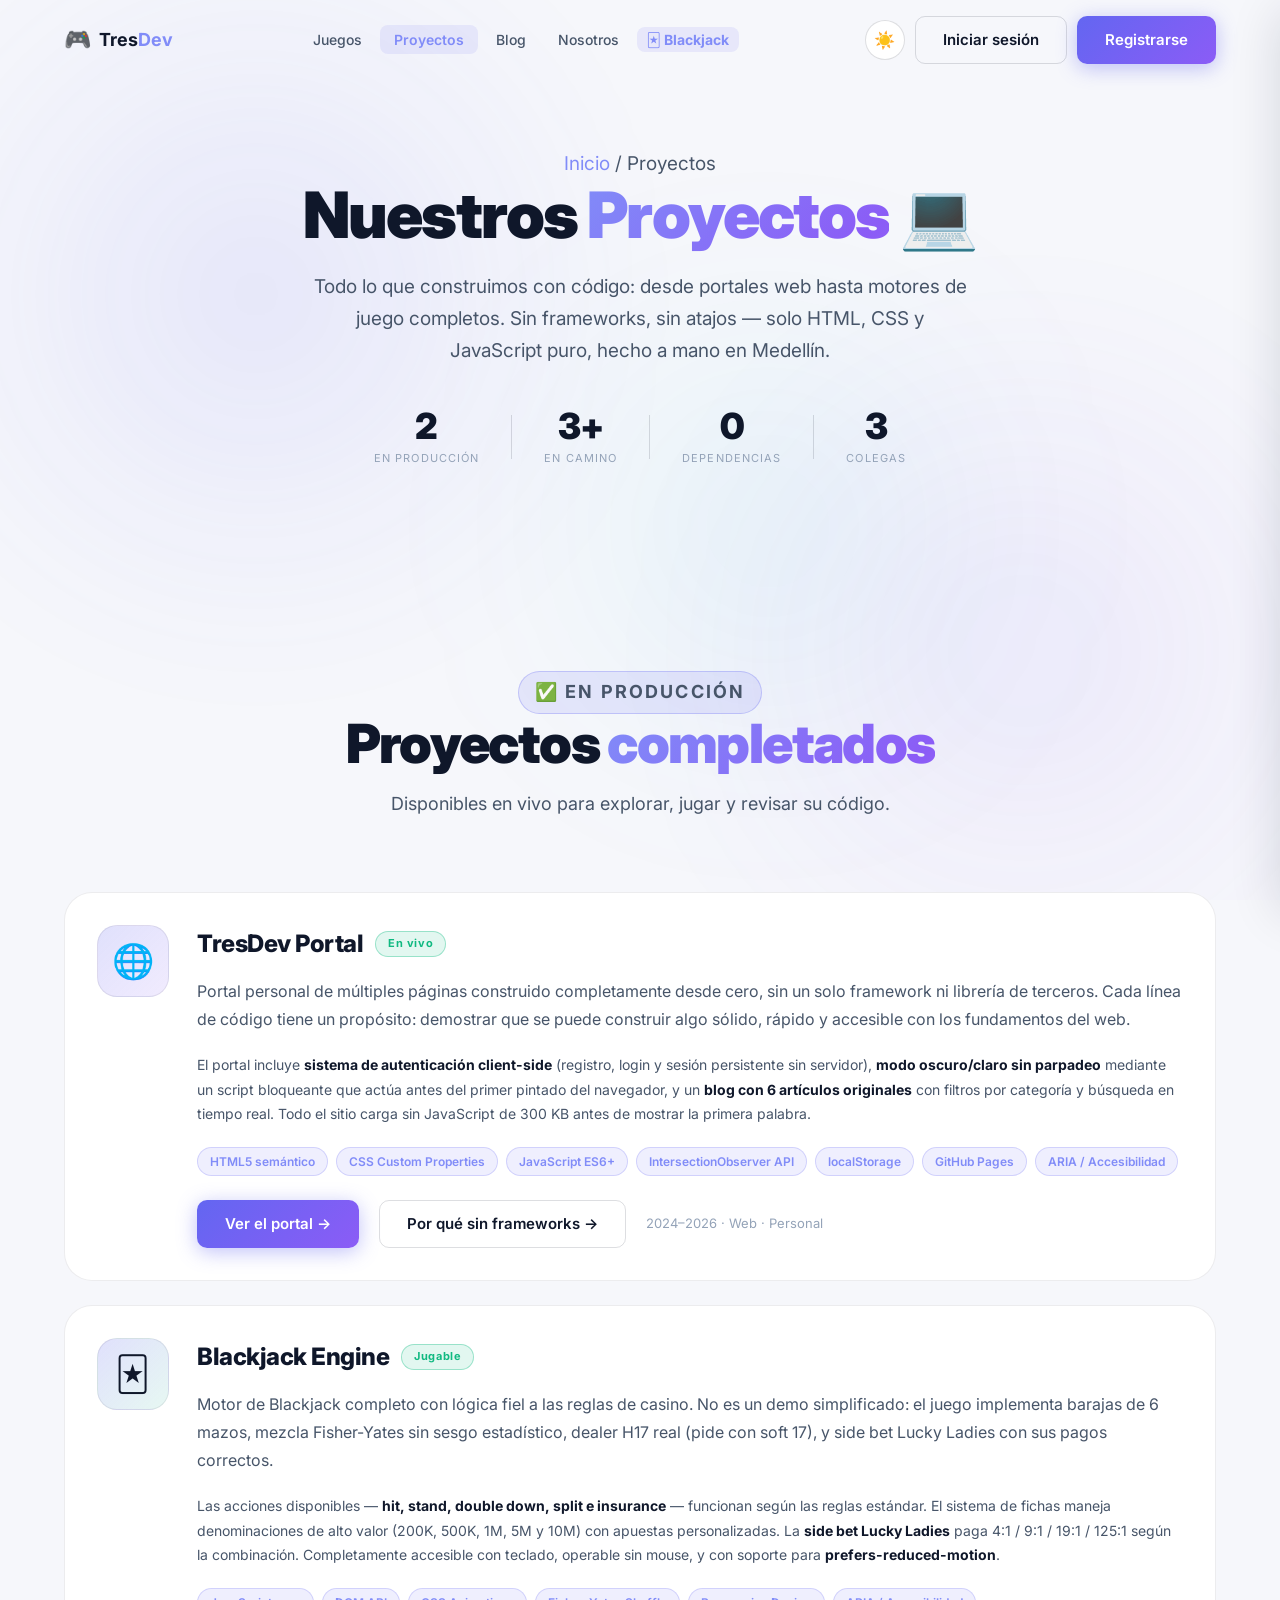
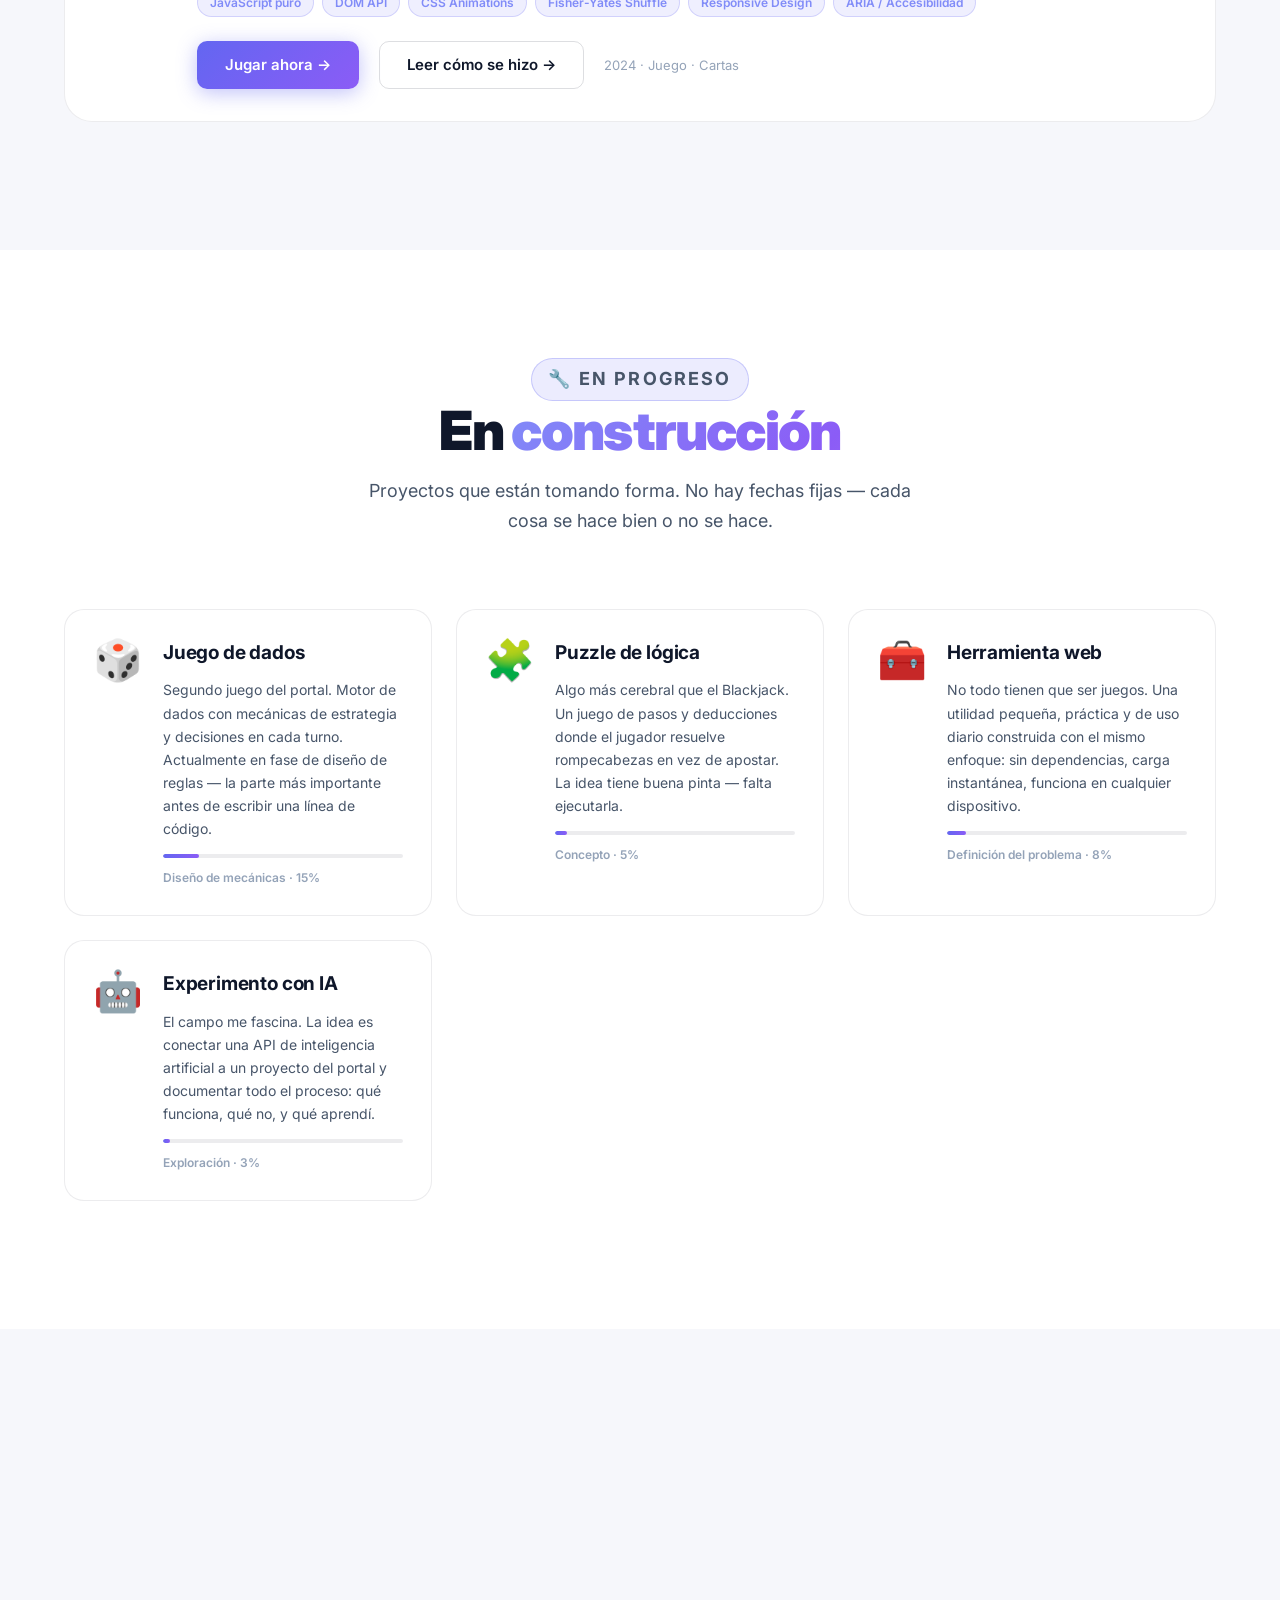
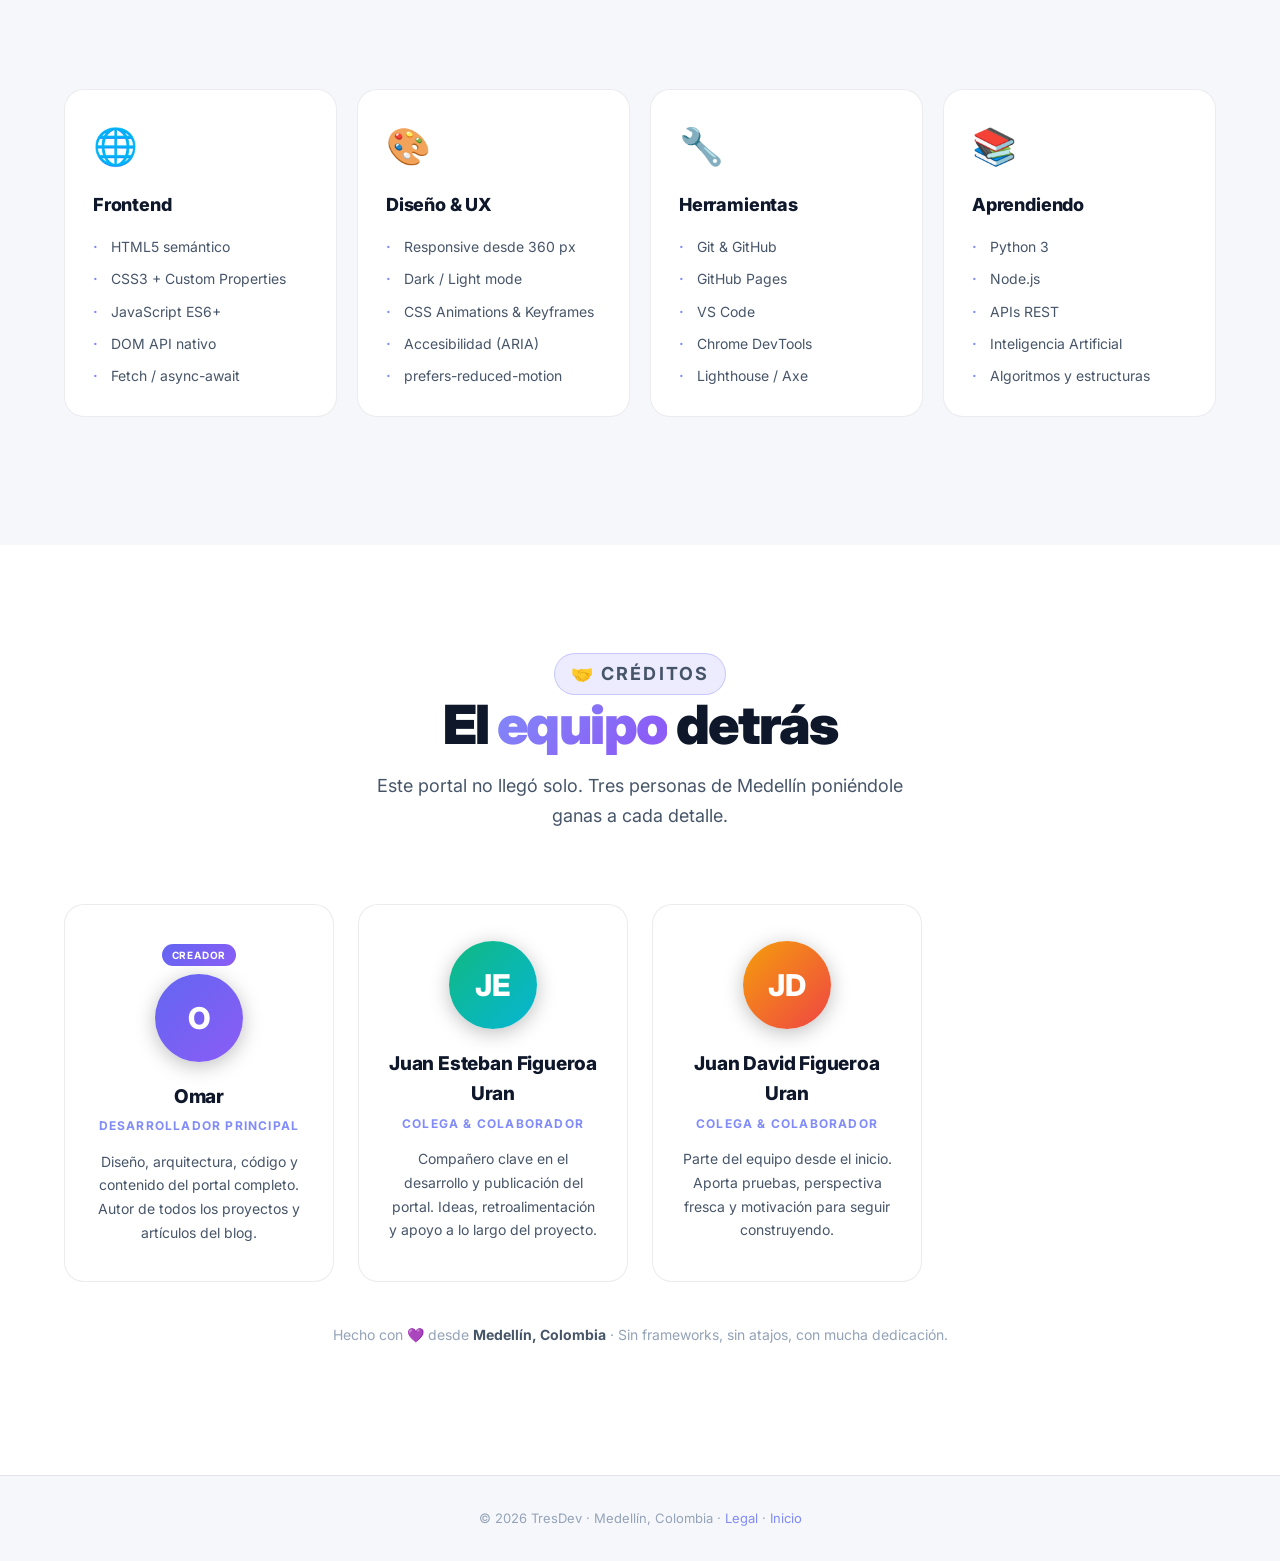
<file: proyectos.html>
<!DOCTYPE html>
<html lang="es" data-theme="dark">
<head>
  <meta charset="UTF-8" />
  <meta name="viewport" content="width=device-width, initial-scale=1.0" />
  <title>Proyectos | TresDev</title>
  <meta name="description" content="Proyectos del equipo TresDev: portal web, motor de Blackjack, herramientas web y más — construidos desde Medellín, Colombia." />
  <meta name="theme-color" content="#0a0b0f" />
  <link rel="canonical" href="https://poeta2475.github.io/python_prueba/proyectos.html" />
  <link rel="icon" type="image/svg+xml" href="assets/favicon.svg" />
  <link rel="stylesheet" href="styles.css" />
  <link rel="preconnect" href="https://fonts.googleapis.com" />
  <link href="https://fonts.googleapis.com/css2?family=Inter:wght@300;400;500;600;700;800;900&display=swap" rel="stylesheet" />
  <script src="js/theme.js"></script>
</head>
<body>
  <a href="#main" class="skip-link">Saltar al contenido</a>
  <div class="aurora-bg" aria-hidden="true"><span></span></div>

  <nav class="navbar scrolled" id="navbar">
    <div class="nav-container">
      <a href="index.html" class="nav-logo">
        <span class="logo-icon">🎮</span>
        <span class="logo-text">Tres<span class="logo-accent">Dev</span></span>
      </a>
      <ul class="nav-links">
        <li><a href="juegos.html">Juegos</a></li>
        <li><a href="proyectos.html" class="active">Proyectos</a></li>
        <li><a href="blog.html">Blog</a></li>
        <li><a href="nosotros.html">Nosotros</a></li>
        <li><a href="juego.html" class="nav-game">🃏 Blackjack</a></li>
      </ul>
      <div class="nav-actions">
        <button class="theme-toggle" data-theme-toggle aria-label="Cambiar tema"><span class="icon-moon">🌙</span><span class="icon-sun">☀️</span></button>
        <a href="login.html" class="btn-outline" data-auth="guest">Iniciar sesión</a>
        <a href="signup.html" class="btn-primary" data-auth="guest">Registrarse</a>
        <a href="index.html" class="btn-primary" data-auth="user">Mi cuenta</a>
      </div>
      <button class="hamburger" id="hamburger" aria-label="Abrir menú" aria-expanded="false" aria-controls="mobileMenu">
        <span></span><span></span><span></span>
      </button>
    </div>
  </nav>

  <div class="menu-backdrop" id="menuBackdrop"></div>
  <aside class="mobile-menu" id="mobileMenu" aria-label="Menú de navegación">
    <a href="juegos.html">Juegos</a>
    <a href="proyectos.html">Proyectos</a>
    <a href="blog.html">Blog</a>
    <a href="nosotros.html">Nosotros</a>
    <a href="juego.html" class="nav-game">🃏 Blackjack</a>
    <div class="mobile-menu-actions">
      <button class="btn-outline btn-full" data-theme-toggle>Cambiar tema 🌗</button>
      <a href="login.html" class="btn-outline btn-full" data-auth="guest">Iniciar sesión</a>
      <a href="signup.html" class="btn-primary btn-full" data-auth="guest">Registrarse</a>
      <a href="index.html" class="btn-primary btn-full" data-auth="user">Mi cuenta</a>
    </div>
  </aside>

  <main id="main">

    <!-- Hero -->
    <header class="page-hero">
      <div class="section-container">
        <p class="page-breadcrumb"><a href="index.html">Inicio</a> / Proyectos</p>
        <h1>Nuestros <span class="gradient-text">Proyectos</span> 💻</h1>
        <p>Todo lo que construimos con código: desde portales web hasta motores de juego completos. Sin frameworks, sin atajos — solo HTML, CSS y JavaScript puro, hecho a mano en Medellín.</p>
        <div class="page-hero-stats">
          <div class="phs-item"><span class="phs-num">2</span><span class="phs-label">En producción</span></div>
          <div class="phs-sep"></div>
          <div class="phs-item"><span class="phs-num">3+</span><span class="phs-label">En camino</span></div>
          <div class="phs-sep"></div>
          <div class="phs-item"><span class="phs-num">0</span><span class="phs-label">Dependencias</span></div>
          <div class="phs-sep"></div>
          <div class="phs-item"><span class="phs-num">3</span><span class="phs-label">Colegas</span></div>
        </div>
      </div>
    </header>

    <!-- Proyectos completados -->
    <section class="content-section" id="completados">
      <div class="section-container">
        <div class="section-head" data-reveal>
          <p class="section-eyebrow">✅ En producción</p>
          <h2>Proyectos <span class="gradient-text">completados</span></h2>
          <p>Disponibles en vivo para explorar, jugar y revisar su código.</p>
        </div>

        <div class="proj-list" data-reveal>

          <!-- Proyecto 1: Portal -->
          <div class="proj-item">
            <div class="pi-icon-wrap" style="background: linear-gradient(135deg, rgba(99,102,241,0.2), rgba(139,92,246,0.12))">
              <span class="pi-icon">🌐</span>
            </div>
            <div class="pi-body">
              <div class="pi-header">
                <h3>TresDev Portal</h3>
                <span class="pi-badge pi-live">En vivo</span>
              </div>
              <p>Portal personal de múltiples páginas construido completamente desde cero, sin un solo framework ni librería de terceros. Cada línea de código tiene un propósito: demostrar que se puede construir algo sólido, rápido y accesible con los fundamentos del web.</p>

              <p style="font-size:14px; color:var(--text-secondary); line-height:1.75; margin-bottom:20px;">
                El portal incluye <strong style="color:var(--text-primary)">sistema de autenticación client-side</strong> (registro, login y sesión persistente sin servidor), <strong style="color:var(--text-primary)">modo oscuro/claro sin parpadeo</strong> mediante un script bloqueante que actúa antes del primer pintado del navegador, y un <strong style="color:var(--text-primary)">blog con 6 artículos originales</strong> con filtros por categoría y búsqueda en tiempo real. Todo el sitio carga sin JavaScript de 300 KB antes de mostrar la primera palabra.
              </p>

              <div class="pi-stack">
                <span>HTML5 semántico</span>
                <span>CSS Custom Properties</span>
                <span>JavaScript ES6+</span>
                <span>IntersectionObserver API</span>
                <span>localStorage</span>
                <span>GitHub Pages</span>
                <span>ARIA / Accesibilidad</span>
              </div>
              <div class="pi-actions">
                <a href="index.html" class="btn-primary">Ver el portal →</a>
                <a href="articulo.html?post=por-que-sin-frameworks" class="btn-outline">Por qué sin frameworks →</a>
                <span class="pi-meta">2024–2026 · Web · Personal</span>
              </div>
            </div>
          </div>

          <!-- Proyecto 2: Blackjack -->
          <div class="proj-item">
            <div class="pi-icon-wrap" style="background: linear-gradient(135deg, rgba(99,102,241,0.2), rgba(16,185,129,0.10))">
              <span class="pi-icon">🃏</span>
            </div>
            <div class="pi-body">
              <div class="pi-header">
                <h3>Blackjack Engine</h3>
                <span class="pi-badge pi-live">Jugable</span>
              </div>
              <p>Motor de Blackjack completo con lógica fiel a las reglas de casino. No es un demo simplificado: el juego implementa barajas de 6 mazos, mezcla Fisher-Yates sin sesgo estadístico, dealer H17 real (pide con soft 17), y side bet Lucky Ladies con sus pagos correctos.</p>

              <p style="font-size:14px; color:var(--text-secondary); line-height:1.75; margin-bottom:20px;">
                Las acciones disponibles — <strong style="color:var(--text-primary)">hit, stand, double down, split e insurance</strong> — funcionan según las reglas estándar. El sistema de fichas maneja denominaciones de alto valor (200K, 500K, 1M, 5M y 10M) con apuestas personalizadas. La <strong style="color:var(--text-primary)">side bet Lucky Ladies</strong> paga 4:1 / 9:1 / 19:1 / 125:1 según la combinación. Completamente accesible con teclado, operable sin mouse, y con soporte para <strong style="color:var(--text-primary)">prefers-reduced-motion</strong>.
              </p>

              <div class="pi-stack">
                <span>JavaScript puro</span>
                <span>DOM API</span>
                <span>CSS Animations</span>
                <span>Fisher-Yates Shuffle</span>
                <span>Responsive Design</span>
                <span>ARIA / Accesibilidad</span>
              </div>
              <div class="pi-actions">
                <a href="juego.html" class="btn-primary">Jugar ahora →</a>
                <a href="articulo.html?post=logica-blackjack" class="btn-outline">Leer cómo se hizo →</a>
                <span class="pi-meta">2024 · Juego · Cartas</span>
              </div>
            </div>
          </div>

        </div>
      </div>
    </section>

    <!-- En desarrollo -->
    <section class="content-section section-alt" id="desarrollo">
      <div class="section-container">
        <div class="section-head" data-reveal>
          <p class="section-eyebrow">🔧 En progreso</p>
          <h2>En <span class="gradient-text">construcción</span></h2>
          <p>Proyectos que están tomando forma. No hay fechas fijas — cada cosa se hace bien o no se hace.</p>
        </div>

        <div class="coming-grid" data-reveal>

          <div class="coming-card">
            <div class="cc-icon">🎲</div>
            <div class="cc-body">
              <h3>Juego de dados</h3>
              <p>Segundo juego del portal. Motor de dados con mecánicas de estrategia y decisiones en cada turno. Actualmente en fase de diseño de reglas — la parte más importante antes de escribir una línea de código.</p>
              <div class="cc-progress">
                <div class="cc-progress-bar" style="width: 15%"></div>
              </div>
              <span class="cc-status">Diseño de mecánicas · 15%</span>
            </div>
          </div>

          <div class="coming-card">
            <div class="cc-icon">🧩</div>
            <div class="cc-body">
              <h3>Puzzle de lógica</h3>
              <p>Algo más cerebral que el Blackjack. Un juego de pasos y deducciones donde el jugador resuelve rompecabezas en vez de apostar. La idea tiene buena pinta — falta ejecutarla.</p>
              <div class="cc-progress">
                <div class="cc-progress-bar" style="width: 5%"></div>
              </div>
              <span class="cc-status">Concepto · 5%</span>
            </div>
          </div>

          <div class="coming-card">
            <div class="cc-icon">🧰</div>
            <div class="cc-body">
              <h3>Herramienta web</h3>
              <p>No todo tienen que ser juegos. Una utilidad pequeña, práctica y de uso diario construida con el mismo enfoque: sin dependencias, carga instantánea, funciona en cualquier dispositivo.</p>
              <div class="cc-progress">
                <div class="cc-progress-bar" style="width: 8%"></div>
              </div>
              <span class="cc-status">Definición del problema · 8%</span>
            </div>
          </div>

          <div class="coming-card">
            <div class="cc-icon">🤖</div>
            <div class="cc-body">
              <h3>Experimento con IA</h3>
              <p>El campo me fascina. La idea es conectar una API de inteligencia artificial a un proyecto del portal y documentar todo el proceso: qué funciona, qué no, y qué aprendí.</p>
              <div class="cc-progress">
                <div class="cc-progress-bar" style="width: 3%"></div>
              </div>
              <span class="cc-status">Exploración · 3%</span>
            </div>
          </div>

        </div>
      </div>
    </section>

    <!-- Stack tecnológico -->
    <section class="content-section" id="stack">
      <div class="section-container">
        <div class="section-head" data-reveal>
          <p class="section-eyebrow">⚙️ Tecnologías</p>
          <h2>Mi <span class="gradient-text">stack</span></h2>
          <p>Las herramientas con las que trabajo. Todo elegido por razones concretas, no por moda.</p>
        </div>

        <div class="stack-grid" data-reveal>

          <div class="stack-card">
            <span class="stack-icon">🌐</span>
            <h3>Frontend</h3>
            <ul>
              <li>HTML5 semántico</li>
              <li>CSS3 + Custom Properties</li>
              <li>JavaScript ES6+</li>
              <li>DOM API nativo</li>
              <li>Fetch / async-await</li>
            </ul>
          </div>

          <div class="stack-card">
            <span class="stack-icon">🎨</span>
            <h3>Diseño & UX</h3>
            <ul>
              <li>Responsive desde 360 px</li>
              <li>Dark / Light mode</li>
              <li>CSS Animations & Keyframes</li>
              <li>Accesibilidad (ARIA)</li>
              <li>prefers-reduced-motion</li>
            </ul>
          </div>

          <div class="stack-card">
            <span class="stack-icon">🔧</span>
            <h3>Herramientas</h3>
            <ul>
              <li>Git &amp; GitHub</li>
              <li>GitHub Pages</li>
              <li>VS Code</li>
              <li>Chrome DevTools</li>
              <li>Lighthouse / Axe</li>
            </ul>
          </div>

          <div class="stack-card">
            <span class="stack-icon">📚</span>
            <h3>Aprendiendo</h3>
            <ul>
              <li>Python 3</li>
              <li>Node.js</li>
              <li>APIs REST</li>
              <li>Inteligencia Artificial</li>
              <li>Algoritmos y estructuras</li>
            </ul>
          </div>

        </div>
      </div>
    </section>

    <!-- Créditos & Equipo -->
    <section class="content-section section-alt" id="equipo">
      <div class="section-container">
        <div class="section-head" data-reveal>
          <p class="section-eyebrow">🤝 Créditos</p>
          <h2>El <span class="gradient-text">equipo</span> detrás</h2>
          <p>Este portal no llegó solo. Tres personas de Medellín poniéndole ganas a cada detalle.</p>
        </div>

        <div class="team-grid" data-reveal>

          <!-- Omar -->
          <div class="team-card">
            <span class="team-lead-badge">Creador</span>
            <div class="team-avatar" style="background: linear-gradient(135deg, #6366f1, #8b5cf6)">O</div>
            <h3>Omar</h3>
            <span class="team-role">Desarrollador principal</span>
            <p>Diseño, arquitectura, código y contenido del portal completo. Autor de todos los proyectos y artículos del blog.</p>
          </div>

          <!-- Juan Esteban -->
          <div class="team-card">
            <div class="team-avatar" style="background: linear-gradient(135deg, #10b981, #06b6d4)">JE</div>
            <h3>Juan Esteban Figueroa Uran</h3>
            <span class="team-role">Colega & colaborador</span>
            <p>Compañero clave en el desarrollo y publicación del portal. Ideas, retroalimentación y apoyo a lo largo del proyecto.</p>
          </div>

          <!-- Juan David -->
          <div class="team-card">
            <div class="team-avatar" style="background: linear-gradient(135deg, #f59e0b, #ef4444)">JD</div>
            <h3>Juan David Figueroa Uran</h3>
            <span class="team-role">Colega & colaborador</span>
            <p>Parte del equipo desde el inicio. Aporta pruebas, perspectiva fresca y motivación para seguir construyendo.</p>
          </div>

        </div>

        <p style="text-align:center; color:var(--text-muted); font-size:14px; margin-top:40px; line-height:1.8;">
          Hecho con 💜 desde <strong style="color:var(--text-secondary)">Medellín, Colombia</strong> · Sin frameworks, sin atajos, con mucha dedicación.
        </p>
      </div>
    </section>

  </main>

  <footer class="mini-footer">
    <p>© <span id="year">2026</span> TresDev · Medellín, Colombia · <a href="legal.html">Legal</a> · <a href="index.html">Inicio</a></p>
  </footer>

  <script src="js/store.js"></script>
  <script src="js/ui.js"></script>
  <script src="js/main.js"></script>
  <script>
    (function () {
      var y = document.getElementById('year'); if (y) y.textContent = new Date().getFullYear();
    })();
  </script>
</body>
</html>
</file>
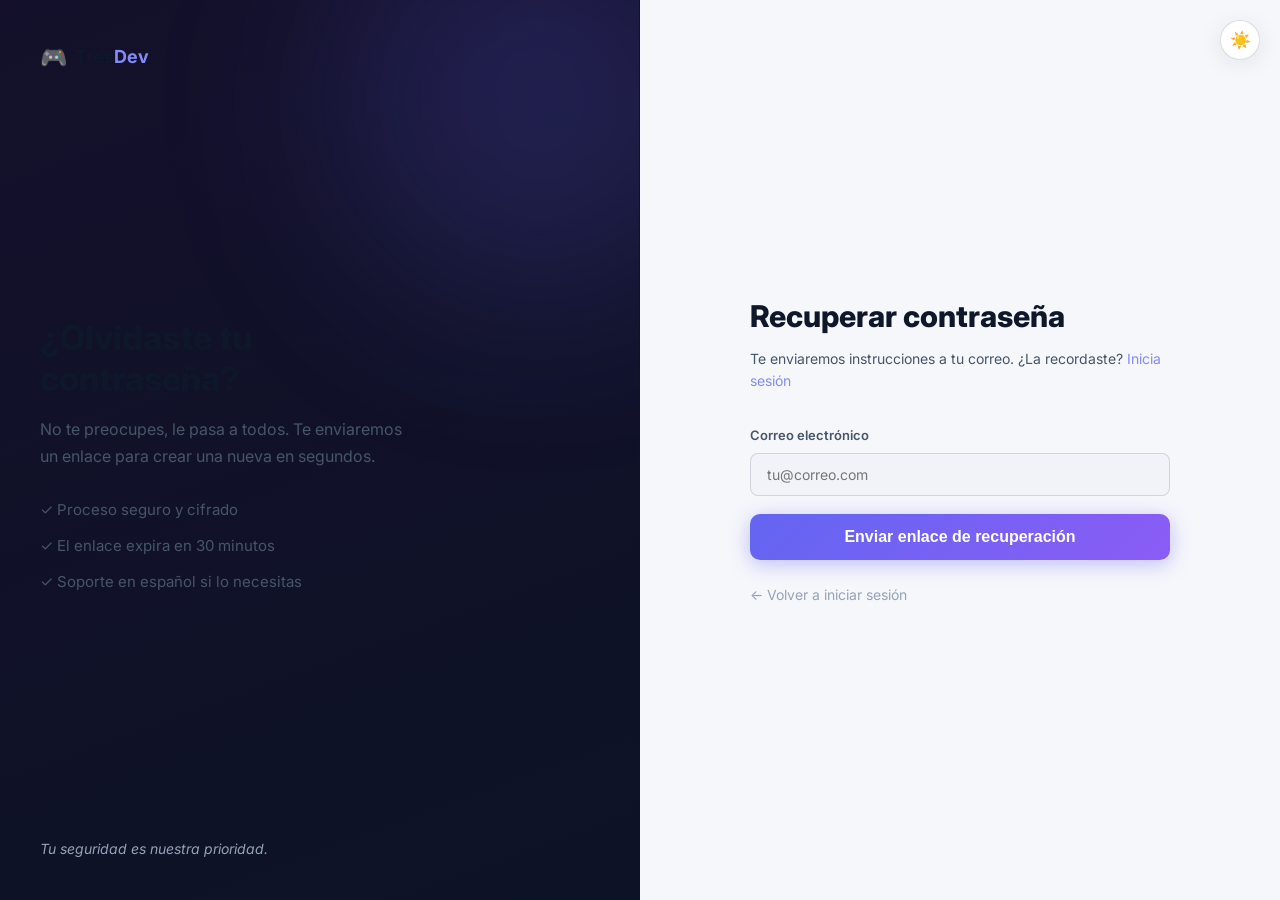
<file: recuperar.html>
<!DOCTYPE html>
<html lang="es" data-theme="dark">
<head>
  <meta charset="UTF-8" />
  <meta name="viewport" content="width=device-width, initial-scale=1.0" />
  <title>Recuperar contraseña | TresDev</title>
  <meta name="description" content="Recupera el acceso a tu cuenta en TresDev." />
  <meta name="robots" content="noindex" />
  <meta name="theme-color" content="#0a0b0f" />
  <link rel="icon" type="image/svg+xml" href="assets/favicon.svg" />
  <link rel="stylesheet" href="styles.css" />
  <link rel="preconnect" href="https://fonts.googleapis.com" />
  <link href="https://fonts.googleapis.com/css2?family=Inter:wght@300;400;500;600;700;800;900&display=swap" rel="stylesheet" />
  <script src="js/theme.js"></script>
</head>
<body class="auth-body">
  <button class="theme-toggle auth-theme-toggle" data-theme-toggle aria-label="Cambiar tema"><span class="icon-moon">🌙</span><span class="icon-sun">☀️</span></button>
  <div class="auth-wrap">
    <div class="auth-aside">
      <a href="index.html" class="nav-logo"><span class="logo-icon">🎮</span><span class="logo-text">Tres<span class="logo-accent">Dev</span></span></a>
      <div class="auth-aside-content">
        <h2>¿Olvidaste tu contraseña?</h2>
        <p>No te preocupes, le pasa a todos. Te enviaremos un enlace para crear una nueva en segundos.</p>
        <ul class="auth-points">
          <li>✓ Proceso seguro y cifrado</li>
          <li>✓ El enlace expira en 30 minutos</li>
          <li>✓ Soporte en español si lo necesitas</li>
        </ul>
      </div>
      <p class="auth-aside-foot">Tu seguridad es nuestra prioridad.</p>
    </div>
    <div class="auth-main">
      <div class="auth-card">
        <h1>Recuperar contraseña</h1>
        <p class="auth-sub">Te enviaremos instrucciones a tu correo. ¿La recordaste? <a href="login.html">Inicia sesión</a></p>
        <form id="recoverForm" novalidate>
          <div class="form-group">
            <label for="email">Correo electrónico</label>
            <input type="email" id="email" name="email" placeholder="tu@correo.com" autocomplete="email" required />
          </div>
          <button type="submit" class="btn-primary btn-full btn-lg">Enviar enlace de recuperación</button>
        </form>
        <a href="login.html" class="auth-back">← Volver a iniciar sesión</a>
      </div>
    </div>
  </div>

  <script src="js/store.js"></script>
  <script src="js/ui.js"></script>
  <script>
    (function () {
      var form = document.getElementById('recoverForm');
      var ui = window.NexaUI;
      form.addEventListener('submit', function (e) {
        e.preventDefault();
        var input = form.querySelector('#email');
        ui.clearFieldError(input);
        if (!ui.Validate.email(input.value)) {
          ui.setFieldError(input, 'Introduce un correo válido.');
          return;
        }
        var btn = form.querySelector('button');
        btn.textContent = '✓ Enlace enviado';
        btn.classList.add('btn-success');
        btn.disabled = true;
        ui.toast('Si existe una cuenta con ese correo, recibirás el enlace en breve.', 'success');
        setTimeout(function () { location.href = 'login.html'; }, 2500);
      });
    })();
  </script>
</body>
</html>
</file>
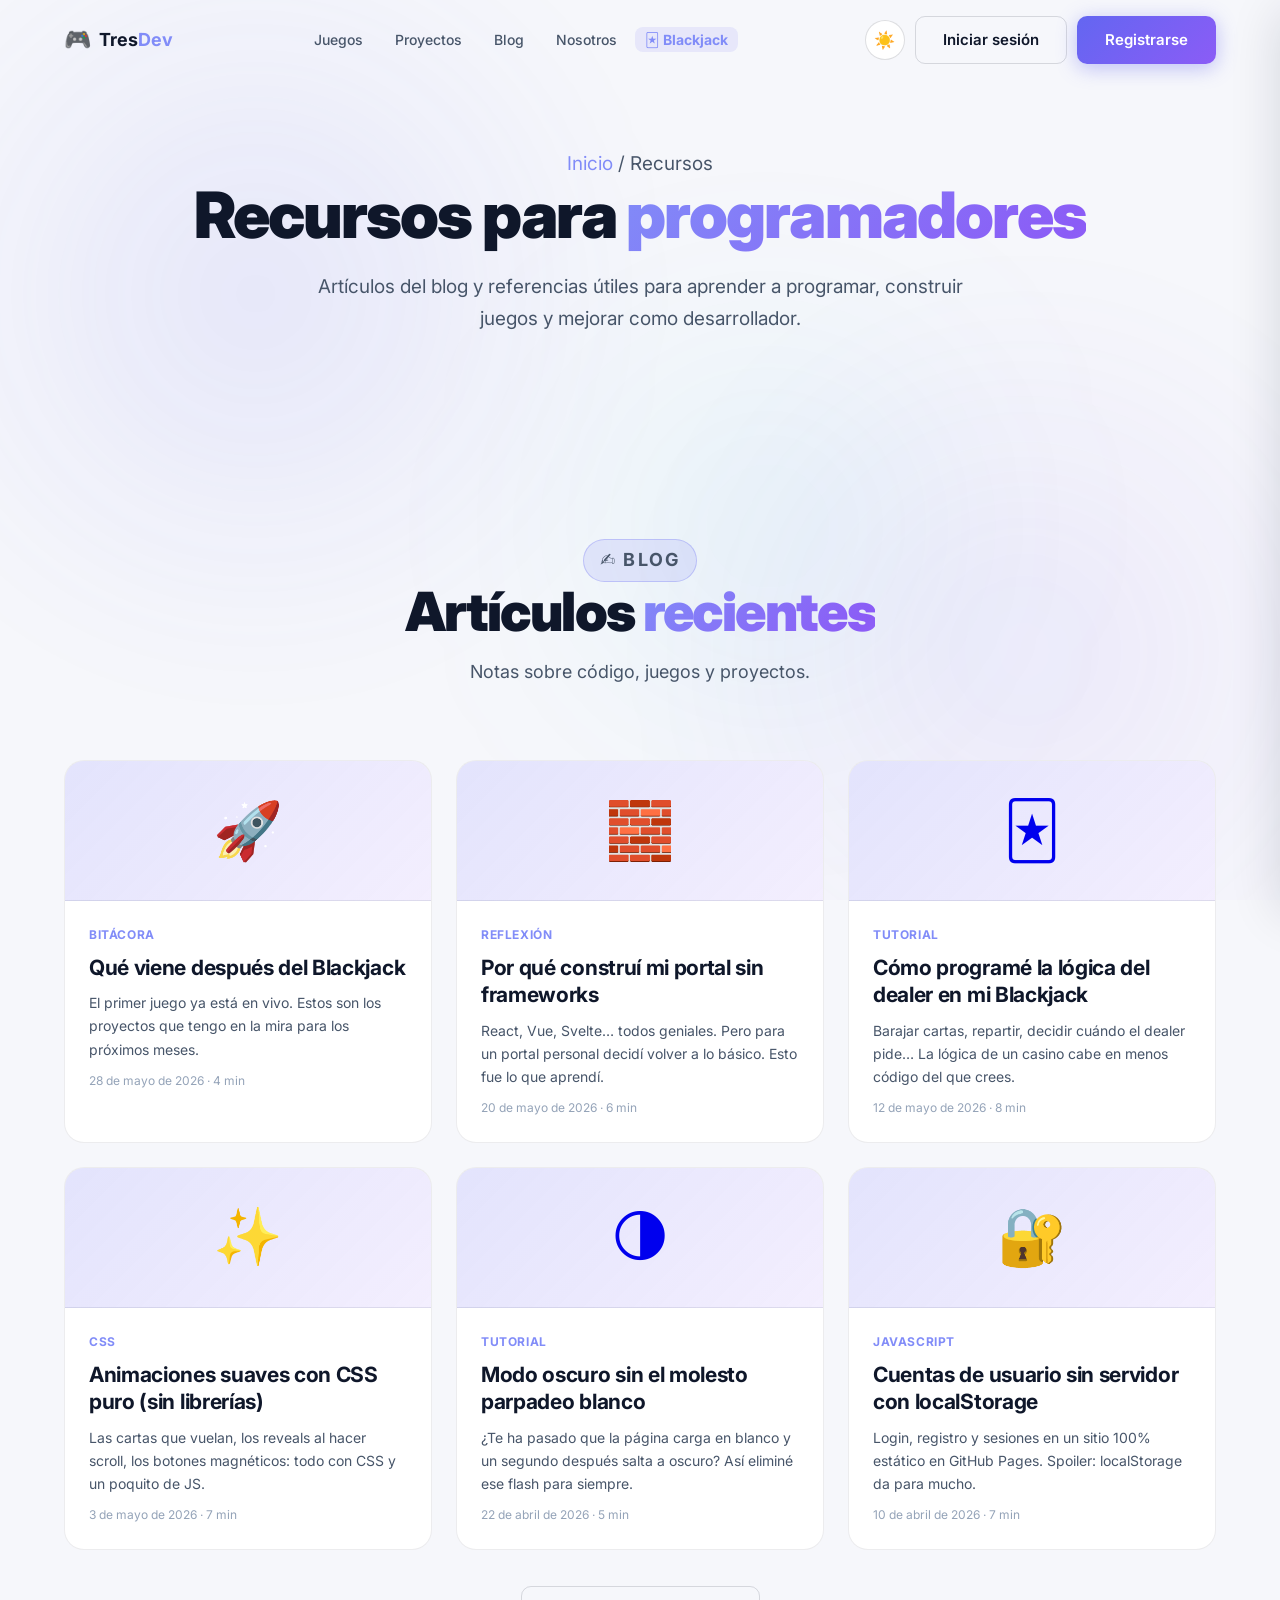
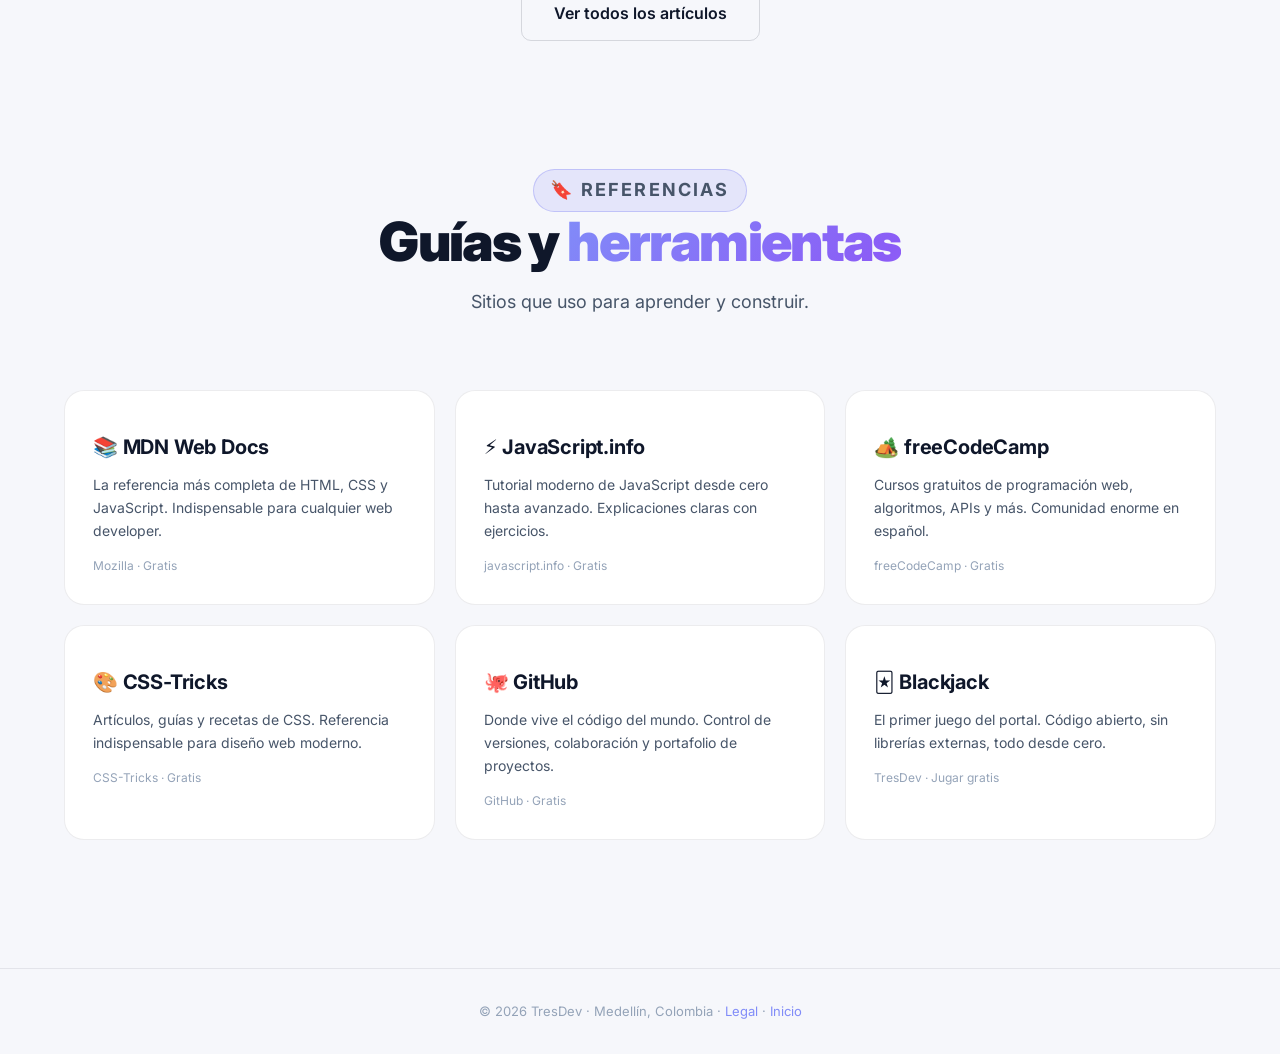
<file: recursos.html>
<!DOCTYPE html>
<html lang="es" data-theme="dark">
<head>
  <meta charset="UTF-8" />
  <meta name="viewport" content="width=device-width, initial-scale=1.0" />
  <title>Recursos | TresDev</title>
  <meta name="description" content="Recursos útiles para programadores y jugadores." />
  <meta name="theme-color" content="#0a0b0f" />
  <link rel="icon" type="image/svg+xml" href="assets/favicon.svg" />
  <link rel="stylesheet" href="styles.css" />
  <link rel="preconnect" href="https://fonts.googleapis.com" />
  <link href="https://fonts.googleapis.com/css2?family=Inter:wght@300;400;500;600;700;800;900&display=swap" rel="stylesheet" />
  <script src="js/theme.js"></script>
</head>
<body>
  <a href="#main" class="skip-link">Saltar al contenido</a>
  <div class="aurora-bg" aria-hidden="true"><span></span></div>

  <nav class="navbar scrolled" id="navbar">
    <div class="nav-container">
      <a href="index.html" class="nav-logo"><span class="logo-icon">🎮</span><span class="logo-text">Tres<span class="logo-accent">Dev</span></span></a>
      <ul class="nav-links">
        <li><a href="juegos.html">Juegos</a></li>
        <li><a href="proyectos.html">Proyectos</a></li>
        <li><a href="blog.html">Blog</a></li>
        <li><a href="nosotros.html">Nosotros</a></li>
        <li><a href="juego.html" class="nav-game">🃏 Blackjack</a></li>
      </ul>
      <div class="nav-actions">
        <button class="theme-toggle" data-theme-toggle aria-label="Cambiar tema"><span class="icon-moon">🌙</span><span class="icon-sun">☀️</span></button>
        <a href="login.html" class="btn-outline" data-auth="guest">Iniciar sesión</a>
        <a href="signup.html" class="btn-primary" data-auth="guest">Registrarse</a>
        <a href="index.html" class="btn-primary" data-auth="user">Mi cuenta</a>
      </div>
      <button class="hamburger" id="hamburger" aria-label="Abrir menú" aria-expanded="false" aria-controls="mobileMenu">
        <span></span><span></span><span></span>
      </button>
    </div>
  </nav>

  <div class="menu-backdrop" id="menuBackdrop"></div>
  <aside class="mobile-menu" id="mobileMenu" aria-label="Menú de navegación">
    <a href="juegos.html">Juegos</a>
    <a href="proyectos.html">Proyectos</a>
    <a href="blog.html">Blog</a>
    <a href="nosotros.html">Nosotros</a>
    <a href="juego.html" class="nav-game">🃏 Blackjack</a>
    <div class="mobile-menu-actions">
      <button class="btn-outline btn-full" data-theme-toggle>Cambiar tema 🌗</button>
      <a href="login.html" class="btn-outline btn-full" data-auth="guest">Iniciar sesión</a>
      <a href="signup.html" class="btn-primary btn-full" data-auth="guest">Registrarse</a>
      <a href="index.html" class="btn-primary btn-full" data-auth="user">Mi cuenta</a>
    </div>
  </aside>

  <header class="page-hero" id="main">
    <div class="section-container">
      <p class="page-breadcrumb"><a href="index.html">Inicio</a> / Recursos</p>
      <h1>Recursos para <span class="gradient-text">programadores</span></h1>
      <p>Artículos del blog y referencias útiles para aprender a programar, construir juegos y mejorar como desarrollador.</p>
    </div>
  </header>

  <section class="content-section">
    <div class="section-container">
      <div class="section-head" data-reveal>
        <p class="section-eyebrow">✍️ Blog</p>
        <h2>Artículos <span class="gradient-text">recientes</span></h2>
        <p>Notas sobre código, juegos y proyectos.</p>
      </div>
      <div class="blog-grid" id="blogGrid" data-reveal></div>
      <div style="text-align:center; margin-top:36px">
        <a href="blog.html" class="btn-outline btn-lg">Ver todos los artículos</a>
      </div>
    </div>
  </section>

  <section class="content-section" style="padding-top:0">
    <div class="section-container">
      <div class="section-head" data-reveal>
        <p class="section-eyebrow">🔖 Referencias</p>
        <h2>Guías y <span class="gradient-text">herramientas</span></h2>
        <p>Sitios que uso para aprender y construir.</p>
      </div>
      <div class="resource-grid" data-reveal>
        <a href="https://developer.mozilla.org/es/" target="_blank" rel="noopener" class="resource-card"><h3>📚 MDN Web Docs</h3><p>La referencia más completa de HTML, CSS y JavaScript. Indispensable para cualquier web developer.</p><p class="r-meta">Mozilla · Gratis</p></a>
        <a href="https://javascript.info/" target="_blank" rel="noopener" class="resource-card"><h3>⚡ JavaScript.info</h3><p>Tutorial moderno de JavaScript desde cero hasta avanzado. Explicaciones claras con ejercicios.</p><p class="r-meta">javascript.info · Gratis</p></a>
        <a href="https://www.freecodecamp.org/" target="_blank" rel="noopener" class="resource-card"><h3>🏕️ freeCodeCamp</h3><p>Cursos gratuitos de programación web, algoritmos, APIs y más. Comunidad enorme en español.</p><p class="r-meta">freeCodeCamp · Gratis</p></a>
        <a href="https://css-tricks.com/" target="_blank" rel="noopener" class="resource-card"><h3>🎨 CSS-Tricks</h3><p>Artículos, guías y recetas de CSS. Referencia indispensable para diseño web moderno.</p><p class="r-meta">CSS-Tricks · Gratis</p></a>
        <a href="https://github.com/" target="_blank" rel="noopener" class="resource-card"><h3>🐙 GitHub</h3><p>Donde vive el código del mundo. Control de versiones, colaboración y portafolio de proyectos.</p><p class="r-meta">GitHub · Gratis</p></a>
        <a href="juego.html" class="resource-card"><h3>🃏 Blackjack</h3><p>El primer juego del portal. Código abierto, sin librerías externas, todo desde cero.</p><p class="r-meta">TresDev · Jugar gratis</p></a>
      </div>
    </div>
  </section>

  <footer class="mini-footer">
    <p>© <span id="year">2026</span> TresDev · Medellín, Colombia · <a href="legal.html">Legal</a> · <a href="index.html">Inicio</a></p>
  </footer>

  <script src="js/store.js"></script>
  <script src="js/ui.js"></script>
  <script src="js/blog-data.js"></script>
  <script src="js/main.js"></script>
  <script>
    // Blog real: primeros 6 artículos desde el dataset
    (function () {
      var grid = document.getElementById('blogGrid');
      if (grid && window.NexaBlog) {
        grid.innerHTML = window.NexaBlog.all().slice(0, 6).map(function (a) {
          return '<a class="blog-card" href="articulo.html?post=' + a.slug + '">' +
            '<div class="blog-thumb">' + a.emoji + '</div>' +
            '<div class="blog-body"><span class="r-tag">' + a.tag + '</span>' +
            '<h3>' + a.title + '</h3><p>' + a.excerpt + '</p>' +
            '<p class="r-meta">' + window.NexaBlog.formatDate(a.date) + ' · ' + a.read + ' min</p></div></a>';
        }).join('');
      }
      // Las tarjetas de documentación son demostrativas: avisan en vez de romper navegación
      document.querySelectorAll('.resource-card[href="#"]').forEach(function (card) {
        card.addEventListener('click', function (e) {
          e.preventDefault();
          window.NexaUI.toast('Documentación de demostración — disponible próximamente.', 'info');
        });
      });
    })();
  </script>
</body>
</html>
</file>
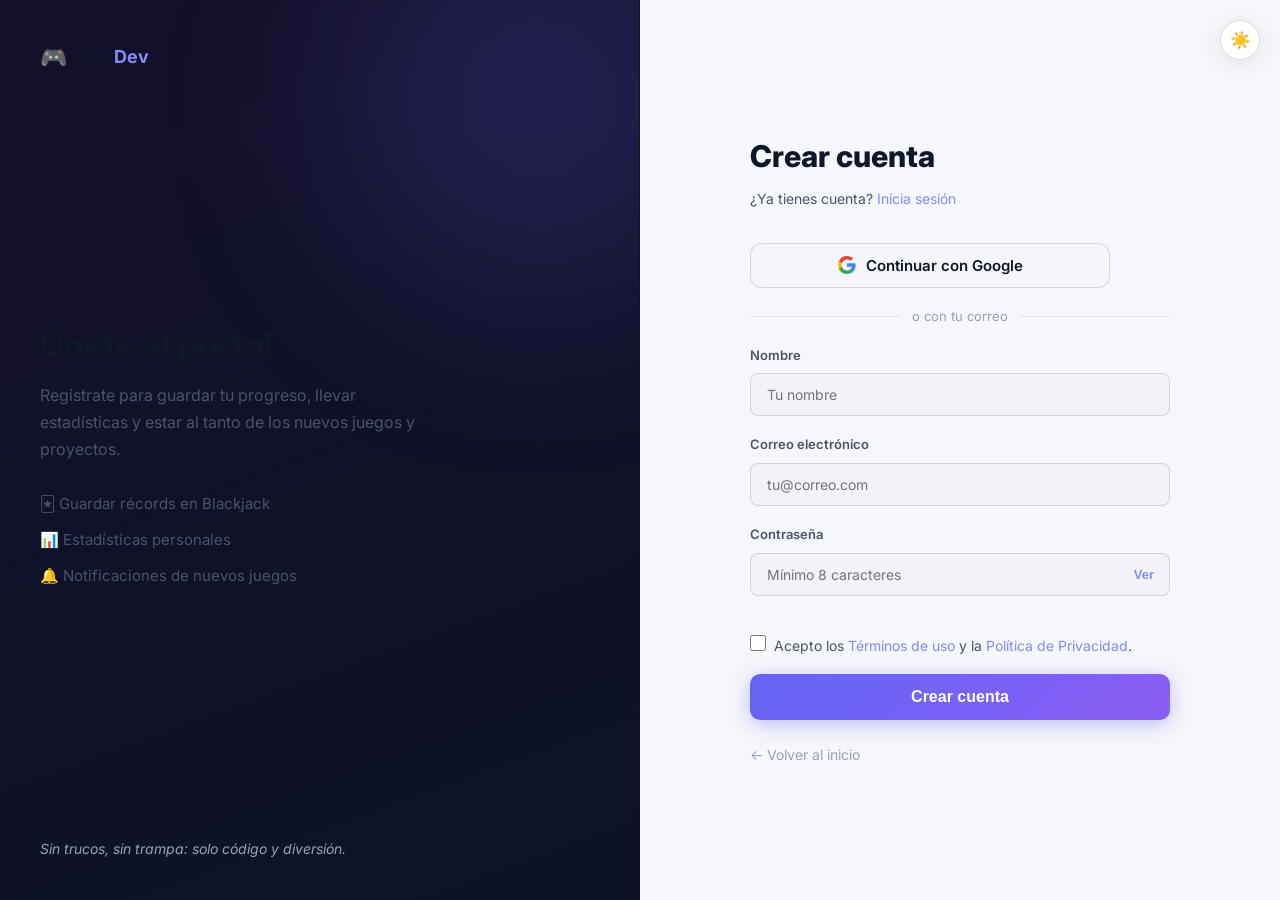
<file: signup.html>
<!DOCTYPE html>
<html lang="es" data-theme="dark">
<head>
  <meta charset="UTF-8" />
  <meta name="viewport" content="width=device-width, initial-scale=1.0" />
  <title>Crear cuenta | TresDev</title>
  <meta name="description" content="Crea tu cuenta en el portal de juegos y proyectos de TresDev." />
  <meta name="theme-color" content="#0a0b0f" />
  <link rel="icon" type="image/svg+xml" href="assets/favicon.svg" />
  <link rel="stylesheet" href="styles.css" />
  <link rel="preconnect" href="https://fonts.googleapis.com" />
  <link href="https://fonts.googleapis.com/css2?family=Inter:wght@300;400;500;600;700;800;900&display=swap" rel="stylesheet" />
  <script src="js/theme.js"></script>
</head>
<body class="auth-body">
  <button class="theme-toggle auth-theme-toggle" data-theme-toggle aria-label="Cambiar tema">
    <span class="icon-moon">🌙</span><span class="icon-sun">☀️</span>
  </button>
  <div class="auth-wrap">
    <div class="auth-aside">
      <a href="index.html" class="nav-logo">
        <span class="logo-icon">🎮</span>
        <span class="logo-text">Tres<span class="logo-accent">Dev</span></span>
      </a>
      <div class="auth-aside-content">
        <h2>Únete al portal</h2>
        <p>Regístrate para guardar tu progreso, llevar estadísticas y estar al tanto de los nuevos juegos y proyectos.</p>
        <ul class="auth-points">
          <li>🃏 Guardar récords en Blackjack</li>
          <li>📊 Estadísticas personales</li>
          <li>🔔 Notificaciones de nuevos juegos</li>
        </ul>
      </div>
      <p class="auth-aside-foot">Sin trucos, sin trampa: solo código y diversión.</p>
    </div>

    <div class="auth-main">
      <div class="auth-card">
        <h1>Crear cuenta</h1>
        <p class="auth-sub">¿Ya tienes cuenta? <a href="login.html">Inicia sesión</a></p>

        <!-- Google -->
        <div class="auth-google-wrap">
          <button class="btn-google btn-full" id="googleSignInBtn" type="button">
            <svg width="18" height="18" viewBox="0 0 18 18" aria-hidden="true">
              <path fill="#4285F4" d="M17.64 9.2c0-.637-.057-1.251-.164-1.84H9v3.481h4.844c-.209 1.125-.843 2.078-1.796 2.716v2.259h2.908c1.702-1.567 2.684-3.875 2.684-6.615z"/>
              <path fill="#34A853" d="M9 18c2.43 0 4.467-.806 5.956-2.18l-2.908-2.259c-.806.54-1.837.86-3.048.86-2.344 0-4.328-1.584-5.036-3.711H.957v2.332A8.997 8.997 0 0 0 9 18z"/>
              <path fill="#FBBC05" d="M3.964 10.71A5.41 5.41 0 0 1 3.682 9c0-.593.102-1.17.282-1.71V4.958H.957A8.996 8.996 0 0 0 0 9c0 1.452.348 2.827.957 4.042l3.007-2.332z"/>
              <path fill="#EA4335" d="M9 3.58c1.321 0 2.508.454 3.44 1.345l2.582-2.58C13.463.891 11.426 0 9 0A8.997 8.997 0 0 0 .957 4.958L3.964 7.29C4.672 5.163 6.656 3.58 9 3.58z"/>
            </svg>
            Continuar con Google
          </button>
        </div>

        <div class="auth-divider"><span>o con tu correo</span></div>

        <form id="signupForm" novalidate>
          <div class="form-group">
            <label for="name">Nombre</label>
            <input type="text" id="name" name="name" placeholder="Tu nombre" autocomplete="name" required />
          </div>
          <div class="form-group">
            <label for="email">Correo electrónico</label>
            <input type="email" id="email" name="email" placeholder="tu@correo.com" autocomplete="email" required />
          </div>
          <div class="form-group">
            <label for="password">Contraseña</label>
            <div class="input-affix">
              <input type="password" id="password" name="password" placeholder="Mínimo 8 caracteres" autocomplete="new-password" required />
              <button type="button" class="toggle-password" data-target="password" aria-label="Mostrar contraseña">Ver</button>
            </div>
            <div class="strength">
              <div class="strength-track"><div class="strength-meter" id="strengthMeter"></div></div>
              <span class="strength-label" id="strengthLabel"></span>
            </div>
          </div>
          <label class="checkbox checkbox-block">
            <input type="checkbox" id="terms" />
            <span>Acepto los <a href="legal.html#terminos" target="_blank">Términos de uso</a> y la <a href="legal.html#privacidad" target="_blank">Política de Privacidad</a>.</span>
          </label>
          <button type="submit" class="btn-primary btn-full btn-lg">Crear cuenta</button>
        </form>

        <a href="index.html" class="auth-back">← Volver al inicio</a>
      </div>
    </div>
  </div>

  <script src="js/store.js"></script>
  <script src="js/ui.js"></script>
  <script src="js/auth.js"></script>
</body>
</html>
</file>
<file: styles.css>
/* ============================================================
   OmarDev — Hoja de estilos del portal
   ============================================================ */

*, *::before, *::after { box-sizing: border-box; margin: 0; padding: 0; }

:root {
  /* Marca (constante en ambos temas) */
  --primary: #6366f1;
  --primary-dark: #4f46e5;
  --primary-light: #818cf8;
  --accent: #8b5cf6;
  --success: #10b981;
  --warning: #f59e0b;
  --danger: #ef4444;

  /* Radios y motion (constantes) */
  --radius: 12px;
  --radius-lg: 20px;
  --radius-xl: 28px;
  --ease: cubic-bezier(0.22, 1, 0.36, 1);
}

/* ===== TEMA OSCURO (por defecto) ===== */
:root,
:root[data-theme="dark"] {
  --bg: #0a0b0f;
  --bg-2: #0f1117;
  --bg-3: #141720;
  --surface: #1a1d27;
  --surface-2: #1f2333;
  --surface-hover: #232838;
  --border: rgba(255,255,255,0.07);
  --border-light: rgba(255,255,255,0.12);
  --text-primary: #f1f5f9;
  --text-secondary: #94a3b8;
  --text-muted: #64748b;
  --shadow: 0 4px 24px rgba(0,0,0,0.4);
  --shadow-lg: 0 8px 48px rgba(0,0,0,0.6);
  --glow: 0 0 40px rgba(99,102,241,0.25);
  --grid-rgb: 99,102,241;
  --aurora-1: rgba(99,102,241,0.25);
  --aurora-2: rgba(139,92,246,0.20);
  --aurora-3: rgba(6,182,212,0.15);
  --on-gradient: #ffffff;
  color-scheme: dark;
}

/* ===== TEMA CLARO ===== */
:root[data-theme="light"] {
  --bg: #f6f7fb;
  --bg-2: #ffffff;
  --bg-3: #f1f3f9;
  --surface: #ffffff;
  --surface-2: #f4f6fb;
  --surface-hover: #eef1f8;
  --border: rgba(15,23,42,0.08);
  --border-light: rgba(15,23,42,0.14);
  --text-primary: #0f172a;
  --text-secondary: #475569;
  --text-muted: #94a3b8;
  --shadow: 0 4px 24px rgba(15,23,42,0.08);
  --shadow-lg: 0 12px 48px rgba(15,23,42,0.14);
  --glow: 0 0 40px rgba(99,102,241,0.18);
  --grid-rgb: 99,102,241;
  --aurora-1: rgba(99,102,241,0.18);
  --aurora-2: rgba(139,92,246,0.14);
  --aurora-3: rgba(6,182,212,0.12);
  --on-gradient: #ffffff;
  color-scheme: light;
}

html { scroll-behavior: smooth; font-size: 16px; }

body {
  font-family: 'Inter', system-ui, -apple-system, sans-serif;
  background: var(--bg);
  color: var(--text-primary);
  line-height: 1.6;
  overflow-x: hidden;
  transition: background 0.4s var(--ease), color 0.4s var(--ease);
}

/* ===== AURORA DE FONDO ANIMADA (global) ===== */
.aurora-bg {
  position: fixed;
  inset: 0;
  z-index: -2;
  overflow: hidden;
  pointer-events: none;
}
.aurora-bg::before,
.aurora-bg::after {
  content: '';
  position: absolute;
  width: 60vw; height: 60vw;
  border-radius: 50%;
  filter: blur(120px);
  opacity: 0.9;
  will-change: transform;
}
.aurora-bg::before {
  background: radial-gradient(circle, var(--aurora-1), transparent 60%);
  top: -10%; left: -10%;
  animation: aurora-move-1 24s ease-in-out infinite;
}
.aurora-bg::after {
  background: radial-gradient(circle, var(--aurora-2), transparent 60%);
  bottom: -15%; right: -10%;
  animation: aurora-move-2 30s ease-in-out infinite;
}
.aurora-bg span {
  position: absolute;
  width: 40vw; height: 40vw;
  border-radius: 50%;
  background: radial-gradient(circle, var(--aurora-3), transparent 60%);
  top: 30%; left: 40%;
  filter: blur(120px);
  animation: aurora-move-3 26s ease-in-out infinite;
}
@keyframes aurora-move-1 {
  0%,100% { transform: translate(0,0) scale(1); }
  50% { transform: translate(20vw, 12vh) scale(1.2); }
}
@keyframes aurora-move-2 {
  0%,100% { transform: translate(0,0) scale(1.1); }
  50% { transform: translate(-15vw, -10vh) scale(0.9); }
}
@keyframes aurora-move-3 {
  0%,100% { transform: translate(0,0) scale(1); }
  33% { transform: translate(-12vw, 10vh) scale(1.3); }
  66% { transform: translate(10vw, -8vh) scale(0.85); }
}

/* ===== BARRA DE PROGRESO DE SCROLL ===== */
.scroll-progress {
  position: fixed;
  top: 0; left: 0;
  height: 3px;
  width: 0%;
  background: linear-gradient(90deg, var(--primary), var(--accent), #06b6d4);
  z-index: 2000;
  transition: width 0.1s linear;
}

/* ===== TOGGLE DE TEMA ===== */
.theme-toggle {
  width: 40px; height: 40px;
  border-radius: 50%;
  border: 1px solid var(--border-light);
  background: var(--surface);
  color: var(--text-primary);
  cursor: pointer;
  display: inline-flex;
  align-items: center;
  justify-content: center;
  font-size: 17px;
  transition: background 0.2s, transform 0.3s var(--ease), border-color 0.2s;
  flex-shrink: 0;
}
.theme-toggle:hover { transform: rotate(-20deg) scale(1.08); border-color: var(--primary); }
.theme-toggle .icon-sun { display: none; }
.theme-toggle .icon-moon { display: inline; }
:root[data-theme="light"] .theme-toggle .icon-sun { display: inline; }
:root[data-theme="light"] .theme-toggle .icon-moon { display: none; }

/* ===== BOTÓN VOLVER ARRIBA ===== */
.back-to-top {
  position: fixed;
  bottom: 24px; left: 24px;
  width: 46px; height: 46px;
  border-radius: 50%;
  border: 1px solid var(--border-light);
  background: var(--surface);
  color: var(--text-primary);
  font-size: 20px;
  cursor: pointer;
  display: flex; align-items: center; justify-content: center;
  opacity: 0; visibility: hidden;
  transform: translateY(12px);
  transition: opacity 0.3s, visibility 0.3s, transform 0.3s var(--ease), background 0.2s;
  z-index: 900;
  box-shadow: var(--shadow);
}
.back-to-top.show { opacity: 1; visibility: visible; transform: translateY(0); }
.back-to-top:hover { background: var(--primary); color: #fff; }

/* ---------- SCROLLBAR ---------- */
::-webkit-scrollbar { width: 8px; }
::-webkit-scrollbar-track { background: var(--bg); }
::-webkit-scrollbar-thumb { background: var(--surface-2); border-radius: 4px; border: 2px solid var(--bg); }
::-webkit-scrollbar-thumb:hover { background: var(--primary); }

/* ============================================================
   UTILITY
   ============================================================ */
.gradient-text {
  background: linear-gradient(135deg, var(--primary-light), var(--accent), #c084fc);
  -webkit-background-clip: text;
  -webkit-text-fill-color: transparent;
  background-clip: text;
}

.section-container { max-width: 1200px; margin: 0 auto; padding: 0 24px; }

/* section-header and section-head are aliases */
.section-header,
.section-head {
  text-align: center;
  max-width: 720px;
  margin: 0 auto 72px;
}
.section-head h2, .section-header h2 {
  font-size: clamp(34px, 5vw, 54px);
  font-weight: 900;
  line-height: 1.1;
  letter-spacing: -0.03em;
  margin-bottom: 16px;
}
.section-head p, .section-header p {
  font-size: 18px;
  color: var(--text-secondary);
  line-height: 1.7;
  max-width: 580px;
  margin: 0 auto;
}

/* section-tag and section-eyebrow are aliases */
.section-tag,
.section-eyebrow {
  display: inline-block;
  background: rgba(99,102,241,0.12);
  border: 1px solid rgba(99,102,241,0.28);
  color: var(--primary-light);
  font-size: 11px;
  font-weight: 700;
  letter-spacing: 0.12em;
  text-transform: uppercase;
  padding: 5px 16px;
  border-radius: 100px;
  margin-bottom: 18px;
}

.section-title {
  font-size: clamp(34px, 5vw, 54px);
  font-weight: 900;
  line-height: 1.1;
  letter-spacing: -0.03em;
  margin-bottom: 16px;
}

.section-subtitle {
  font-size: 17px;
  color: var(--text-secondary);
  line-height: 1.7;
}

/* BLOBS */
.blob {
  position: absolute;
  border-radius: 50%;
  filter: blur(80px);
  pointer-events: none;
}
.blob-1 { width: 600px; height: 600px; background: rgba(99,102,241,0.18); top: -200px; right: -100px; }
.blob-2 { width: 400px; height: 400px; background: rgba(139,92,246,0.15); bottom: -100px; left: -100px; }
.blob-3 { width: 500px; height: 500px; background: rgba(99,102,241,0.12); top: 50%; left: 50%; transform: translate(-50%,-50%); }
.blob-4 { width: 700px; height: 500px; background: rgba(99,102,241,0.2); top: 50%; left: 50%; transform: translate(-50%,-50%); }

/* ============================================================
   BUTTONS
   ============================================================ */
.btn-primary {
  display: inline-flex;
  align-items: center;
  gap: 8px;
  background: linear-gradient(135deg, var(--primary), var(--accent));
  color: #fff;
  font-weight: 600;
  font-size: 15px;
  padding: 12px 28px;
  border-radius: 10px;
  text-decoration: none;
  border: none;
  cursor: pointer;
  transition: opacity 0.2s, transform 0.2s, box-shadow 0.2s;
  box-shadow: 0 4px 20px rgba(99,102,241,0.4);
}
.btn-primary:hover { opacity: 0.92; transform: translateY(-1px); box-shadow: 0 8px 30px rgba(99,102,241,0.5); }

.btn-outline {
  display: inline-flex;
  align-items: center;
  gap: 8px;
  background: transparent;
  color: var(--text-primary);
  font-weight: 600;
  font-size: 15px;
  padding: 11px 27px;
  border-radius: 10px;
  text-decoration: none;
  border: 1px solid var(--border-light);
  cursor: pointer;
  transition: background 0.2s, border-color 0.2s, transform 0.2s;
}
.btn-outline:hover { background: var(--surface); border-color: var(--primary); transform: translateY(-1px); }

.btn-ghost {
  display: inline-flex;
  align-items: center;
  gap: 8px;
  background: transparent;
  color: var(--text-primary);
  font-weight: 600;
  font-size: 15px;
  padding: 12px 28px;
  border-radius: 10px;
  text-decoration: none;
  border: none;
  cursor: pointer;
  transition: background 0.2s;
}
.btn-ghost:hover { background: rgba(255,255,255,0.06); }

.btn-ghost-white {
  display: inline-flex;
  align-items: center;
  gap: 8px;
  background: rgba(255,255,255,0.1);
  color: #fff;
  font-weight: 600;
  font-size: 15px;
  padding: 12px 28px;
  border-radius: 10px;
  text-decoration: none;
  border: 1px solid rgba(255,255,255,0.2);
  cursor: pointer;
  transition: background 0.2s;
}
.btn-ghost-white:hover { background: rgba(255,255,255,0.18); }

.btn-lg { font-size: 16px; padding: 14px 32px; }
.btn-full { width: 100%; justify-content: center; }
.btn-arrow { font-size: 18px; }
.play-icon { font-size: 12px; background: rgba(255,255,255,0.15); border-radius: 50%; width: 28px; height: 28px; display: flex; align-items: center; justify-content: center; }

/* ============================================================
   NAVBAR
   ============================================================ */
.navbar {
  position: fixed;
  top: 0; left: 0; right: 0;
  z-index: 1000;
  padding: 16px 0;
  transition: background 0.3s, backdrop-filter 0.3s, box-shadow 0.3s;
}
.navbar.scrolled {
  background: rgba(10,11,15,0.88);
  backdrop-filter: blur(16px);
  -webkit-backdrop-filter: blur(16px);
  box-shadow: 0 1px 0 var(--border);
}
:root[data-theme="light"] .navbar.scrolled {
  background: rgba(255,255,255,0.85);
  box-shadow: 0 1px 0 var(--border), 0 4px 24px rgba(15,23,42,0.06);
}
.nav-container {
  max-width: 1200px;
  margin: 0 auto;
  padding: 0 24px;
  display: flex;
  align-items: center;
  gap: 32px;
}
.nav-logo {
  display: flex;
  align-items: center;
  gap: 8px;
  text-decoration: none;
  font-weight: 700;
  font-size: 18px;
  flex-shrink: 0;
}
.logo-icon { font-size: 22px; color: var(--primary-light); }
.logo-text { color: var(--text-primary); }
.logo-accent { color: var(--primary-light); }

.nav-links {
  display: flex;
  list-style: none;
  gap: 4px;
  margin: 0 auto;
}
.nav-links a {
  color: var(--text-secondary);
  text-decoration: none;
  font-size: 14px;
  font-weight: 500;
  padding: 6px 14px;
  border-radius: 8px;
  transition: color 0.2s, background 0.2s;
}
.nav-links a:hover { color: var(--text-primary); background: var(--surface); }

.nav-actions { display: flex; align-items: center; gap: 10px; flex-shrink: 0; }
.hamburger { display: none; flex-direction: column; gap: 5px; background: none; border: none; cursor: pointer; padding: 4px; }
.hamburger span { width: 22px; height: 2px; background: var(--text-primary); border-radius: 2px; transition: 0.3s; }

/* ============================================================
   HERO
   ============================================================ */
.hero {
  position: relative;
  min-height: 100vh;
  display: flex;
  align-items: center;
  padding: 120px 0 80px;
  overflow: hidden;
}
.hero-bg { position: absolute; inset: 0; z-index: 0; }
.grid-overlay {
  position: absolute; inset: 0;
  background-image:
    linear-gradient(rgba(99,102,241,0.06) 1px, transparent 1px),
    linear-gradient(90deg, rgba(99,102,241,0.06) 1px, transparent 1px);
  background-size: 60px 60px;
  mask-image: radial-gradient(ellipse 80% 60% at 50% 40%, black 40%, transparent 100%);
}
.hero-container {
  position: relative;
  z-index: 1;
  max-width: 1200px;
  margin: 0 auto;
  padding: 0 24px;
  text-align: center;
}
.hero-badge {
  display: inline-flex;
  align-items: center;
  gap: 8px;
  background: rgba(99,102,241,0.1);
  border: 1px solid rgba(99,102,241,0.25);
  padding: 8px 18px;
  border-radius: 100px;
  font-size: 13px;
  font-weight: 500;
  color: var(--primary-light);
  margin-bottom: 28px;
  animation: fadeInDown 0.6s ease both;
}
.badge-dot {
  width: 7px; height: 7px;
  background: var(--success);
  border-radius: 50%;
  animation: pulse 1.8s infinite;
}
@keyframes pulse { 0%,100%{opacity:1;transform:scale(1)} 50%{opacity:0.6;transform:scale(1.3)} }

.hero-title {
  font-size: clamp(36px, 6vw, 72px);
  font-weight: 900;
  line-height: 1.08;
  letter-spacing: -0.03em;
  margin-bottom: 24px;
  animation: fadeInDown 0.6s 0.1s ease both;
}
.hero-subtitle {
  font-size: clamp(16px, 2vw, 20px);
  color: var(--text-secondary);
  max-width: 620px;
  margin: 0 auto 36px;
  line-height: 1.7;
  animation: fadeInDown 0.6s 0.2s ease both;
}
.hero-cta {
  display: flex;
  align-items: center;
  justify-content: center;
  gap: 16px;
  flex-wrap: wrap;
  margin-bottom: 16px;
  animation: fadeInDown 0.6s 0.3s ease both;
}
.hero-note {
  font-size: 13px;
  color: var(--text-muted);
  animation: fadeInDown 0.6s 0.4s ease both;
  margin-bottom: 60px;
}
/* Dashboard preview */
.hero-dashboard {
  animation: fadeInUp 0.8s 0.5s ease both;
  max-width: 780px;
  margin: 0 auto;
}
.dashboard-card {
  background: var(--surface);
  border: 1px solid var(--border-light);
  border-radius: var(--radius-lg);
  overflow: hidden;
  box-shadow: var(--shadow-lg), var(--glow);
}
.card-header {
  display: flex;
  align-items: center;
  gap: 8px;
  padding: 14px 20px;
  background: var(--surface-2);
  border-bottom: 1px solid var(--border);
}
.card-dot { width: 10px; height: 10px; border-radius: 50%; }
.card-dot.green { background: #22c55e; }
.card-dot.yellow { background: #eab308; }
.card-dot.red { background: #ef4444; }
.card-title { margin-left: auto; font-size: 12px; color: var(--text-muted); }
.card-body { padding: 24px; }
.metric-row { display: grid; grid-template-columns: repeat(3,1fr); gap: 16px; margin-bottom: 24px; }
.metric { text-align: center; }
.metric-label { display: block; font-size: 11px; color: var(--text-muted); text-transform: uppercase; letter-spacing: 0.08em; margin-bottom: 4px; }
.metric-value { display: block; font-size: 24px; font-weight: 700; margin-bottom: 2px; }
.metric-change { font-size: 12px; font-weight: 600; padding: 2px 8px; border-radius: 100px; }
.metric-change.positive { color: var(--success); background: rgba(16,185,129,0.12); }
.metric-change.negative { color: var(--danger); background: rgba(239,68,68,0.12); }
.chart-area { height: 120px; }
.line-chart { width: 100%; height: 100%; }

/* ============================================================
   LOGOS
   ============================================================ */
.logos-section {
  padding: 40px 0;
  border-top: 1px solid var(--border);
  border-bottom: 1px solid var(--border);
  overflow: hidden;
}
.logos-label { text-align: center; font-size: 13px; color: var(--text-muted); margin-bottom: 24px; text-transform: uppercase; letter-spacing: 0.08em; }
.logos-track { overflow: hidden; }
.logos-inner {
  display: flex;
  gap: 16px;
  width: max-content;
  animation: scroll-logos 30s linear infinite;
}
@keyframes scroll-logos { 0%{transform:translateX(0)} 100%{transform:translateX(-50%)} }
.logo-pill {
  flex-shrink: 0;
  background: var(--surface);
  border: 1px solid var(--border);
  color: var(--text-secondary);
  font-size: 13px;
  font-weight: 600;
  padding: 10px 24px;
  border-radius: 100px;
  white-space: nowrap;
}

/* ============================================================
   FEATURES
   ============================================================ */
.features { padding: 100px 0; }

.features-grid {
  display: grid;
  grid-template-columns: repeat(3, 1fr);
  grid-template-rows: auto auto;
  gap: 20px;
}

.feature-card {
  background: var(--surface);
  border: 1px solid var(--border);
  border-radius: var(--radius-lg);
  padding: 32px;
  transition: border-color 0.2s, transform 0.2s, box-shadow 0.2s;
}
.feature-card:hover {
  border-color: rgba(99,102,241,0.4);
  transform: translateY(-3px);
  box-shadow: var(--shadow), 0 0 30px rgba(99,102,241,0.1);
}
.feature-large {
  grid-column: span 2;
}
.feature-icon {
  font-size: 28px;
  width: 56px; height: 56px;
  border-radius: 14px;
  display: flex; align-items: center; justify-content: center;
  margin-bottom: 20px;
}
.feature-card h3 { font-size: 19px; font-weight: 700; margin-bottom: 12px; }
.feature-card p { font-size: 14px; color: var(--text-secondary); line-height: 1.7; }
.feature-list { list-style: none; margin-top: 16px; display: flex; flex-direction: column; gap: 8px; }
.feature-list li { font-size: 13px; color: var(--text-secondary); }
.integrations-grid { display: flex; flex-wrap: wrap; gap: 8px; margin-top: 20px; }
.integration-badge {
  background: var(--surface-2);
  border: 1px solid var(--border-light);
  color: var(--text-secondary);
  font-size: 12px;
  font-weight: 600;
  padding: 5px 14px;
  border-radius: 100px;
}

/* ============================================================
   STATS
   ============================================================ */
.stats-section {
  position: relative;
  padding: 100px 0;
  background: var(--bg-2);
  overflow: hidden;
}
.stats-grid {
  display: grid;
  grid-template-columns: repeat(4,1fr);
  gap: 24px;
  margin-bottom: 48px;
}
.stat-card {
  background: var(--surface);
  border: 1px solid var(--border);
  border-radius: var(--radius-lg);
  padding: 32px 24px;
  text-align: center;
  position: relative;
  z-index: 1;
}
.stat-number {
  display: block;
  font-size: 48px;
  font-weight: 900;
  background: linear-gradient(135deg, var(--primary-light), var(--accent));
  -webkit-background-clip: text;
  -webkit-text-fill-color: transparent;
  background-clip: text;
  line-height: 1;
}
.stat-suffix { font-size: 32px; font-weight: 900; color: var(--primary-light); vertical-align: super; }
.stat-label { display: block; font-size: 16px; font-weight: 700; margin: 10px 0 4px; }
.stat-desc { display: block; font-size: 13px; color: var(--text-muted); }
.trust-bar {
  display: flex;
  align-items: center;
  justify-content: center;
  gap: 40px;
  flex-wrap: wrap;
  padding: 24px 0;
  border-top: 1px solid var(--border);
  position: relative;
  z-index: 1;
}
.trust-item { display: flex; align-items: center; gap: 10px; font-size: 14px; color: var(--text-secondary); }
.trust-icon { font-size: 20px; }

/* ============================================================
   HOW IT WORKS
   ============================================================ */
.how-it-works { padding: 100px 0; }
.steps-container {
  position: relative;
  display: grid;
  grid-template-columns: 1fr;
  gap: 0;
  max-width: 760px;
  margin: 0 auto;
}
.step-line {
  position: absolute;
  left: 31px;
  top: 0; bottom: 0;
  width: 2px;
  background: linear-gradient(to bottom, var(--primary), transparent);
}
.step {
  display: flex;
  gap: 32px;
  padding: 0 0 48px 0;
  position: relative;
}
.step:last-child { padding-bottom: 0; }
.step-number {
  flex-shrink: 0;
  width: 64px; height: 64px;
  background: linear-gradient(135deg, var(--primary), var(--accent));
  border-radius: 50%;
  display: flex; align-items: center; justify-content: center;
  font-size: 18px; font-weight: 800;
  box-shadow: 0 0 24px rgba(99,102,241,0.4);
  position: relative;
  z-index: 1;
}
.step-content { padding-top: 12px; }
.step-content h3 { font-size: 20px; font-weight: 700; margin-bottom: 10px; }
.step-content p { font-size: 15px; color: var(--text-secondary); line-height: 1.7; }

/* ============================================================
   PRICING
   ============================================================ */
.pricing { padding: 100px 0; background: var(--bg-2); }
.pricing-toggle {
  display: flex;
  align-items: center;
  justify-content: center;
  gap: 14px;
  margin-bottom: 48px;
}
.toggle-label { font-size: 15px; font-weight: 600; color: var(--text-muted); cursor: pointer; transition: color 0.2s; }
.toggle-label.active { color: var(--text-primary); }
.save-badge {
  background: rgba(16,185,129,0.15);
  color: var(--success);
  font-size: 11px;
  font-weight: 700;
  padding: 2px 8px;
  border-radius: 100px;
  margin-left: 6px;
}
.toggle-switch { position: relative; width: 48px; height: 26px; cursor: pointer; }
.toggle-switch input { display: none; }
.toggle-slider {
  position: absolute; inset: 0;
  background: var(--surface-2);
  border: 1px solid var(--border-light);
  border-radius: 100px;
  transition: background 0.3s;
}
.toggle-slider::after {
  content: '';
  position: absolute;
  width: 18px; height: 18px;
  background: #fff;
  border-radius: 50%;
  top: 3px; left: 3px;
  transition: transform 0.3s;
}
.toggle-switch input:checked + .toggle-slider { background: var(--primary); }
.toggle-switch input:checked + .toggle-slider::after { transform: translateX(22px); }

.pricing-grid {
  display: grid;
  grid-template-columns: repeat(3,1fr);
  gap: 24px;
  align-items: start;
}
.pricing-card {
  background: var(--surface);
  border: 1px solid var(--border);
  border-radius: var(--radius-xl);
  padding: 36px;
  position: relative;
}
.pricing-popular {
  border-color: var(--primary);
  box-shadow: var(--glow);
  transform: scale(1.03);
}
.popular-badge {
  position: absolute;
  top: -14px; left: 50%;
  transform: translateX(-50%);
  background: linear-gradient(135deg, var(--primary), var(--accent));
  color: #fff;
  font-size: 12px;
  font-weight: 700;
  padding: 4px 18px;
  border-radius: 100px;
  white-space: nowrap;
}
.plan-name { display: block; font-size: 14px; font-weight: 700; color: var(--text-muted); text-transform: uppercase; letter-spacing: 0.08em; margin-bottom: 16px; }
.plan-price { display: flex; align-items: baseline; gap: 4px; margin-bottom: 12px; }
.price-amount { font-size: 40px; font-weight: 800; }
.price-period { font-size: 14px; color: var(--text-muted); }
.plan-desc { font-size: 14px; color: var(--text-secondary); margin-bottom: 28px; line-height: 1.6; }
.plan-features { list-style: none; margin-bottom: 32px; display: flex; flex-direction: column; gap: 12px; }
.plan-features li { display: flex; align-items: center; gap: 10px; font-size: 14px; }
.check { color: var(--success); font-size: 16px; flex-shrink: 0; }
.muted { color: var(--text-muted); font-size: 16px; flex-shrink: 0; }

/* ============================================================
   TESTIMONIALS
   ============================================================ */
.testimonials { padding: 100px 0; }
.testimonials-grid {
  display: grid;
  grid-template-columns: repeat(3,1fr);
  gap: 24px;
}
.testimonial-card {
  background: var(--surface);
  border: 1px solid var(--border);
  border-radius: var(--radius-lg);
  padding: 32px;
  transition: border-color 0.2s, transform 0.2s;
}
.testimonial-card:hover { border-color: rgba(99,102,241,0.3); transform: translateY(-3px); }
.stars { color: #fbbf24; font-size: 18px; margin-bottom: 16px; letter-spacing: 2px; }
.testimonial-text { font-size: 15px; color: var(--text-secondary); line-height: 1.75; margin-bottom: 24px; font-style: italic; }
.testimonial-author { display: flex; align-items: center; gap: 14px; }
.author-avatar {
  width: 44px; height: 44px;
  border-radius: 50%;
  display: flex; align-items: center; justify-content: center;
  font-size: 14px; font-weight: 700; flex-shrink: 0;
}
.testimonial-author strong { display: block; font-size: 14px; }
.testimonial-author span { display: block; font-size: 12px; color: var(--text-muted); }

/* ============================================================
   CTA
   ============================================================ */
.cta-section {
  position: relative;
  padding: 100px 0;
  background: linear-gradient(135deg, rgba(99,102,241,0.15), rgba(139,92,246,0.15));
  overflow: hidden;
}
.cta-box {
  position: relative;
  z-index: 1;
  text-align: center;
  max-width: 640px;
  margin: 0 auto;
}
.cta-box h2 { font-size: clamp(28px, 4vw, 44px); font-weight: 800; margin-bottom: 16px; }
.cta-box p { font-size: 17px; color: var(--text-secondary); margin-bottom: 36px; line-height: 1.7; }
.cta-actions { display: flex; align-items: center; justify-content: center; gap: 16px; flex-wrap: wrap; }

/* ============================================================
   CONTACT
   ============================================================ */
.contact { padding: 100px 0; background: var(--bg-2); }
.contact-grid {
  display: grid;
  grid-template-columns: 1fr 1.3fr;
  gap: 80px;
  align-items: start;
}
.contact-info .section-tag { display: inline-block; margin-bottom: 20px; }
.contact-info h2 { font-size: 36px; font-weight: 800; margin-bottom: 16px; }
.contact-info > p { font-size: 16px; color: var(--text-secondary); line-height: 1.7; margin-bottom: 36px; }
.contact-details { display: flex; flex-direction: column; gap: 20px; }
.contact-item { display: flex; align-items: flex-start; gap: 14px; }
.contact-icon { font-size: 22px; flex-shrink: 0; margin-top: 2px; }
.contact-item strong { display: block; font-size: 14px; margin-bottom: 2px; }
.contact-item span { font-size: 14px; color: var(--text-secondary); }

.contact-form {
  background: var(--surface);
  border: 1px solid var(--border);
  border-radius: var(--radius-xl);
  padding: 40px;
  display: flex;
  flex-direction: column;
  gap: 20px;
}
.form-row { display: grid; grid-template-columns: 1fr 1fr; gap: 16px; }
.form-group { display: flex; flex-direction: column; gap: 8px; }
.form-group label { font-size: 13px; font-weight: 600; color: var(--text-secondary); }
.form-group input,
.form-group select,
.form-group textarea {
  background: var(--bg-3);
  border: 1px solid var(--border-light);
  border-radius: 8px;
  padding: 12px 16px;
  color: var(--text-primary);
  font-family: inherit;
  font-size: 14px;
  transition: border-color 0.2s, box-shadow 0.2s;
  outline: none;
  resize: vertical;
}
.form-group input:focus,
.form-group select:focus,
.form-group textarea:focus {
  border-color: var(--primary);
  box-shadow: 0 0 0 3px rgba(99,102,241,0.15);
}
.form-group select { appearance: none; }
.form-note { font-size: 12px; color: var(--text-muted); text-align: center; }
.form-note a { color: var(--primary-light); text-decoration: none; }

/* ============================================================
   FOOTER
   ============================================================ */
.footer {
  background: var(--bg);
  border-top: 1px solid var(--border);
  padding: 64px 0 32px;
}
.footer-container { max-width: 1200px; margin: 0 auto; padding: 0 24px; }
.footer-top {
  display: grid;
  grid-template-columns: 1fr 2fr;
  gap: 64px;
  margin-bottom: 48px;
}
.footer-brand p { font-size: 14px; color: var(--text-muted); margin: 16px 0 24px; line-height: 1.7; max-width: 280px; }
.social-links { display: flex; gap: 10px; }
.social-link {
  width: 36px; height: 36px;
  background: var(--surface);
  border: 1px solid var(--border);
  border-radius: 8px;
  display: flex; align-items: center; justify-content: center;
  font-size: 14px; font-weight: 700;
  color: var(--text-secondary);
  text-decoration: none;
  transition: border-color 0.2s, color 0.2s;
}
.social-link:hover { border-color: var(--primary); color: var(--primary-light); }
.footer-links-grid { display: grid; grid-template-columns: repeat(4,1fr); gap: 32px; }
.footer-col h4 { font-size: 13px; font-weight: 700; color: var(--text-secondary); text-transform: uppercase; letter-spacing: 0.08em; margin-bottom: 16px; }
.footer-col ul { list-style: none; display: flex; flex-direction: column; gap: 10px; }
.footer-col a { font-size: 14px; color: var(--text-muted); text-decoration: none; transition: color 0.2s; }
.footer-col a:hover { color: var(--text-primary); }
.footer-bottom {
  border-top: 1px solid var(--border);
  padding-top: 28px;
  display: flex;
  justify-content: space-between;
  align-items: center;
  font-size: 13px;
  color: var(--text-muted);
  flex-wrap: wrap;
  gap: 12px;
}

/* ============================================================
   ANIMATIONS
   ============================================================ */
@keyframes fadeInDown {
  from { opacity:0; transform:translateY(-20px); }
  to   { opacity:1; transform:translateY(0); }
}
@keyframes fadeInUp {
  from { opacity:0; transform:translateY(30px); }
  to   { opacity:1; transform:translateY(0); }
}

.reveal {
  opacity: 0;
  transform: translateY(28px);
  transition: opacity 0.6s ease, transform 0.6s ease;
}
.reveal.visible {
  opacity: 1;
  transform: translateY(0);
}

/* ============================================================
   RESPONSIVE
   ============================================================ */
@media (max-width: 1024px) {
  .features-grid { grid-template-columns: repeat(2, 1fr); }
  .feature-large { grid-column: span 2; }
  .stats-grid { grid-template-columns: repeat(2, 1fr); }
  .pricing-grid { grid-template-columns: 1fr; max-width: 420px; margin: 0 auto; }
  .pricing-popular { transform: none; }
  .testimonials-grid { grid-template-columns: 1fr; }
  .footer-top { grid-template-columns: 1fr; gap: 40px; }
  .footer-links-grid { grid-template-columns: repeat(2,1fr); }
}

@media (max-width: 768px) {
  .nav-links, .nav-actions { display: none; }
  .hamburger { display: flex; margin-left: auto; }

  .features-grid { grid-template-columns: 1fr; }
  .feature-large { grid-column: span 1; }
  .contact-grid { grid-template-columns: 1fr; gap: 40px; }
  .form-row { grid-template-columns: 1fr; }
  .trust-bar { gap: 20px; flex-direction: column; }
  .hero-cta { flex-direction: column; align-items: center; }
  .metric-row { grid-template-columns: 1fr; }
  .steps-container { max-width: 100%; }
}

@media (max-width: 480px) {
  .stats-grid { grid-template-columns: 1fr; }
  .footer-links-grid { grid-template-columns: 1fr 1fr; }
  .footer-bottom { flex-direction: column; text-align: center; }
}

/* ============================================================
   ACCESIBILIDAD
   ============================================================ */
.skip-link {
  position: absolute;
  left: -999px;
  top: 0;
  background: var(--primary);
  color: #fff;
  padding: 10px 18px;
  border-radius: 0 0 8px 0;
  z-index: 2000;
}
.skip-link:focus { left: 0; }

a:focus-visible, button:focus-visible, input:focus-visible,
select:focus-visible, textarea:focus-visible {
  outline: 2px solid var(--primary-light);
  outline-offset: 2px;
}

body.no-scroll { overflow: hidden; }

@media (prefers-reduced-motion: reduce) {
  *, *::before, *::after { animation-duration: 0.001ms !important; transition-duration: 0.001ms !important; scroll-behavior: auto !important; }
  .logos-inner { animation: none !important; }
}

/* Nav link activo */
.nav-links a.active {
  color: var(--primary-light);
  background: rgba(99,102,241,0.10);
  font-weight: 600;
}

.btn-sm { font-size: 13px; padding: 8px 16px; }
.btn-success { background: linear-gradient(135deg, var(--success), #059669) !important; }

.section-narrow { max-width: 820px; }

/* ============================================================
   MENÚ MÓVIL
   ============================================================ */
.hamburger.open span:nth-child(1) { transform: translateY(7px) rotate(45deg); }
.hamburger.open span:nth-child(2) { opacity: 0; }
.hamburger.open span:nth-child(3) { transform: translateY(-7px) rotate(-45deg); }

.menu-backdrop {
  position: fixed; inset: 0;
  background: rgba(0,0,0,0.6);
  backdrop-filter: blur(2px);
  opacity: 0; visibility: hidden;
  transition: opacity 0.25s, visibility 0.25s;
  z-index: 1100;
}
.menu-backdrop.open { opacity: 1; visibility: visible; }

.mobile-menu {
  position: fixed;
  top: 0; right: 0;
  width: min(320px, 85vw);
  height: 100%;
  background: var(--bg-2);
  border-left: 1px solid var(--border);
  box-shadow: var(--shadow-lg);
  padding: 88px 24px 24px;
  display: flex;
  flex-direction: column;
  gap: 4px;
  transform: translateX(100%);
  transition: transform 0.3s ease;
  z-index: 1200;
}
.mobile-menu.open { transform: translateX(0); }
.mobile-menu a:not(.btn-primary):not(.btn-outline) {
  color: var(--text-secondary);
  text-decoration: none;
  font-size: 16px;
  font-weight: 500;
  padding: 14px 12px;
  border-radius: 10px;
  transition: background 0.2s, color 0.2s;
}
.mobile-menu a:not(.btn-primary):not(.btn-outline):hover { background: var(--surface); color: var(--text-primary); }
.mobile-menu-actions { margin-top: auto; display: flex; flex-direction: column; gap: 10px; }

/* ============================================================
   FAQ
   ============================================================ */
.faq { padding: 100px 0; }
.faq-list { display: flex; flex-direction: column; gap: 14px; }
.faq-item {
  background: var(--surface);
  border: 1px solid var(--border);
  border-radius: var(--radius);
  overflow: hidden;
  transition: border-color 0.2s;
}
.faq-item.faq-open { border-color: rgba(99,102,241,0.4); }
.faq-question {
  width: 100%;
  display: flex;
  align-items: center;
  justify-content: space-between;
  gap: 16px;
  background: none;
  border: none;
  cursor: pointer;
  text-align: left;
  color: var(--text-primary);
  font-family: inherit;
  font-size: 16px;
  font-weight: 600;
  padding: 22px 24px;
}
.faq-icon {
  font-size: 24px;
  font-weight: 400;
  color: var(--primary-light);
  transition: transform 0.3s;
  flex-shrink: 0;
}
.faq-open .faq-icon { transform: rotate(45deg); }
.faq-answer {
  max-height: 0;
  overflow: hidden;
  transition: max-height 0.3s ease;
}
.faq-open .faq-answer { max-height: 300px; }
.faq-answer p {
  padding: 0 24px 22px;
  color: var(--text-secondary);
  font-size: 15px;
  line-height: 1.7;
}

/* ============================================================
   NEWSLETTER (footer)
   ============================================================ */
.footer-newsletter {
  display: flex;
  align-items: center;
  justify-content: space-between;
  gap: 32px;
  flex-wrap: wrap;
  padding-bottom: 48px;
  margin-bottom: 48px;
  border-bottom: 1px solid var(--border);
}
.footer-newsletter h3 { font-size: 22px; font-weight: 700; margin-bottom: 6px; }
.footer-newsletter p { color: var(--text-muted); font-size: 14px; max-width: 420px; }
.newsletter-form { display: flex; gap: 10px; align-items: flex-start; }
.newsletter-form .form-group { margin: 0; }
.newsletter-form input {
  background: var(--bg-3);
  border: 1px solid var(--border-light);
  border-radius: 10px;
  padding: 12px 16px;
  color: var(--text-primary);
  font-family: inherit;
  font-size: 14px;
  min-width: 240px;
  outline: none;
}
.newsletter-form input:focus { border-color: var(--primary); box-shadow: 0 0 0 3px rgba(99,102,241,0.15); }

/* ============================================================
   VALIDACIÓN DE FORMULARIOS
   ============================================================ */
.field-error {
  display: block;
  color: var(--danger);
  font-size: 12px;
  margin-top: 6px;
  min-height: 14px;
}
.input-error, input.input-error, textarea.input-error, select.input-error {
  border-color: var(--danger) !important;
  box-shadow: 0 0 0 3px rgba(239,68,68,0.12) !important;
}

/* ============================================================
   TOASTS
   ============================================================ */
.toast-container {
  position: fixed;
  bottom: 24px; right: 24px;
  display: flex;
  flex-direction: column;
  gap: 12px;
  z-index: 3000;
  max-width: min(380px, calc(100vw - 48px));
}
.toast {
  display: flex;
  align-items: center;
  gap: 12px;
  background: var(--surface-2);
  border: 1px solid var(--border-light);
  border-left: 3px solid var(--primary);
  color: var(--text-primary);
  padding: 14px 18px;
  border-radius: 10px;
  font-size: 14px;
  box-shadow: var(--shadow-lg);
  cursor: pointer;
  transform: translateX(120%);
  opacity: 0;
  transition: transform 0.3s ease, opacity 0.3s ease;
}
.toast--show { transform: translateX(0); opacity: 1; }
.toast--success { border-left-color: var(--success); }
.toast--error { border-left-color: var(--danger); }
.toast-icon {
  width: 22px; height: 22px;
  border-radius: 50%;
  display: flex; align-items: center; justify-content: center;
  font-size: 13px; font-weight: 700;
  background: var(--primary); color: #fff; flex-shrink: 0;
}
.toast--success .toast-icon { background: var(--success); }
.toast--error .toast-icon { background: var(--danger); }

/* ============================================================
   PÁGINAS DE AUTENTICACIÓN
   ============================================================ */
.auth-body { background: var(--bg); }
.auth-wrap { display: grid; grid-template-columns: 1fr 1fr; min-height: 100vh; }
.auth-aside {
  background: linear-gradient(160deg, #14102b, #0d1326);
  border-right: 1px solid var(--border);
  padding: 40px;
  display: flex;
  flex-direction: column;
  justify-content: space-between;
  position: relative;
  overflow: hidden;
}
.auth-aside::before {
  content: '';
  position: absolute;
  width: 400px; height: 400px;
  background: rgba(99,102,241,0.18);
  border-radius: 50%;
  filter: blur(90px);
  top: -100px; right: -100px;
}
.auth-aside-content { position: relative; z-index: 1; max-width: 380px; }
.auth-aside-content h2 { font-size: 34px; font-weight: 800; line-height: 1.2; margin-bottom: 16px; }
.auth-aside-content p { color: var(--text-secondary); font-size: 16px; line-height: 1.7; margin-bottom: 28px; }
.auth-points { list-style: none; display: flex; flex-direction: column; gap: 12px; }
.auth-points li { color: var(--text-secondary); font-size: 15px; }
.auth-aside-foot { position: relative; z-index: 1; color: var(--text-muted); font-size: 14px; font-style: italic; }
.auth-aside .nav-logo { position: relative; z-index: 1; }

.auth-main { display: flex; align-items: center; justify-content: center; padding: 40px 24px; }
.auth-card { width: 100%; max-width: 420px; }
.auth-card h1 { font-size: 30px; font-weight: 800; margin-bottom: 8px; }
.auth-sub { color: var(--text-secondary); font-size: 14px; margin-bottom: 32px; }
.auth-sub a, .auth-link-sm { color: var(--primary-light); text-decoration: none; }
.auth-sub a:hover { text-decoration: underline; }
.auth-card form { display: flex; flex-direction: column; gap: 18px; }
.auth-row { display: flex; align-items: center; justify-content: space-between; }
.auth-link-sm { font-size: 13px; }
.checkbox { display: flex; align-items: center; gap: 8px; font-size: 14px; color: var(--text-secondary); cursor: pointer; }
.checkbox input { width: 16px; height: 16px; accent-color: var(--primary); }
.checkbox-block { align-items: flex-start; line-height: 1.5; }
.checkbox-block a { color: var(--primary-light); text-decoration: none; }
.optional { color: var(--text-muted); font-weight: 400; }
.auth-demo-hint { font-size: 13px; color: var(--text-muted); margin-top: 24px; padding: 12px 14px; background: var(--surface); border-radius: 8px; border: 1px solid var(--border); }
.auth-back { display: inline-block; margin-top: 24px; color: var(--text-muted); text-decoration: none; font-size: 14px; }
.auth-back:hover { color: var(--text-primary); }

.input-affix { position: relative; }
.input-affix input { width: 100%; padding-right: 64px; }
.toggle-password {
  position: absolute;
  right: 10px; top: 50%;
  transform: translateY(-50%);
  background: none; border: none;
  color: var(--primary-light);
  font-size: 13px; font-weight: 600;
  cursor: pointer;
  padding: 4px 6px;
}

.strength { display: flex; align-items: center; gap: 10px; margin-top: 8px; }
.strength-track { flex: 1; height: 5px; background: var(--surface-2); border-radius: 100px; overflow: hidden; }
.strength-meter { width: 0; height: 100%; background: var(--danger); border-radius: 100px; transition: width 0.3s, background 0.3s; }
.strength-label { font-size: 12px; color: var(--text-muted); min-width: 64px; text-align: right; }

/* ============================================================
   PÁGINA DE ERROR 404
   ============================================================ */
.error-body { background: var(--bg); }
.error-wrap {
  min-height: 100vh;
  display: flex;
  flex-direction: column;
  align-items: center;
  justify-content: center;
  text-align: center;
  padding: 40px 24px;
  position: relative;
  overflow: hidden;
}
.error-wrap .nav-logo { margin-bottom: 40px; position: relative; z-index: 1; }
.error-code { font-size: clamp(90px, 20vw, 180px); font-weight: 900; line-height: 1; position: relative; z-index: 1; }
.error-title { font-size: clamp(24px, 4vw, 36px); font-weight: 800; margin: 8px 0 16px; position: relative; z-index: 1; }
.error-text { color: var(--text-secondary); max-width: 440px; margin-bottom: 32px; position: relative; z-index: 1; }
.error-actions { display: flex; gap: 16px; flex-wrap: wrap; justify-content: center; position: relative; z-index: 1; }

/* ============================================================
   RESPONSIVE (nuevos componentes)
   ============================================================ */
@media (max-width: 860px) {
  .auth-wrap { grid-template-columns: 1fr; }
  .auth-aside { display: none; }
}
@media (max-width: 768px) {
  .footer-newsletter { flex-direction: column; align-items: stretch; }
  .newsletter-form { flex-direction: column; }
  .newsletter-form input { min-width: 0; width: 100%; }
  .toast-container { left: 16px; right: 16px; bottom: 16px; max-width: none; }
}

/* ============================================================
   v2 — TENDENCIAS DE DISEÑO 2025/26
   ============================================================ */

/* Transición suave de superficies al cambiar de tema */
.navbar, .feature-card, .stat-card, .testimonial-card, .pricing-card,
.faq-item, .panel, .kpi-card, .integration-badge, .logo-pill,
.bento-card, .tab-btn, .compare-table, .roi-card, .footer, .contact-form,
.theme-toggle, .back-to-top, input, select, textarea {
  transition: background 0.4s var(--ease), border-color 0.3s var(--ease),
              color 0.3s var(--ease), box-shadow 0.3s var(--ease), transform 0.3s var(--ease);
}

/* Glow del tema claro: ajustar el grid del hero */
:root[data-theme="light"] .grid-overlay {
  background-image:
    linear-gradient(rgba(99,102,241,0.08) 1px, transparent 1px),
    linear-gradient(90deg, rgba(99,102,241,0.08) 1px, transparent 1px);
}
:root[data-theme="light"] .hero-title,
:root[data-theme="light"] .cta-box h2 { letter-spacing: -0.03em; }

/* ===== TILT 3D EN TARJETAS ===== */
.tilt {
  transform-style: preserve-3d;
  transition: transform 0.18s var(--ease), box-shadow 0.3s var(--ease);
  will-change: transform;
}
.tilt .tilt-inner { transform: translateZ(40px); }

/* ===== SPOTLIGHT QUE SIGUE EL CURSOR ===== */
.spotlight {
  position: relative;
  overflow: hidden;
}
.spotlight::before {
  content: '';
  position: absolute;
  inset: 0;
  background: radial-gradient(
    480px circle at var(--mx, 50%) var(--my, 50%),
    rgba(99,102,241,0.12),
    transparent 45%
  );
  opacity: 0;
  transition: opacity 0.3s;
  pointer-events: none;
  z-index: 0;
}
.spotlight:hover::before { opacity: 1; }
.spotlight > * { position: relative; z-index: 1; }

/* ===== REVEAL DE TEXTO (palabras) ===== */
.word-reveal .word {
  display: inline-block;
  opacity: 0;
  transform: translateY(0.5em);
  filter: blur(6px);
  animation: word-in 0.6s var(--ease) forwards;
}
@keyframes word-in {
  to { opacity: 1; transform: translateY(0); filter: blur(0); }
}

/* ===== HERO: chips de métricas en vivo ===== */
.hero-stats {
  display: flex;
  justify-content: center;
  gap: 40px;
  flex-wrap: wrap;
  margin-top: 56px;
}
.hero-stat { text-align: center; }
.hero-stat strong {
  display: block;
  font-size: 30px;
  font-weight: 800;
  background: linear-gradient(135deg, var(--primary-light), var(--accent));
  -webkit-background-clip: text; -webkit-text-fill-color: transparent; background-clip: text;
}
.hero-stat span { font-size: 13px; color: var(--text-muted); }

/* ===== FEATURES CON TABS ===== */
.feature-tabs {
  display: flex;
  gap: 10px;
  justify-content: center;
  flex-wrap: wrap;
  margin-bottom: 40px;
}
.tab-btn {
  background: var(--surface);
  border: 1px solid var(--border);
  color: var(--text-secondary);
  font-family: inherit;
  font-size: 14px;
  font-weight: 600;
  padding: 10px 20px;
  border-radius: 100px;
  cursor: pointer;
  display: inline-flex;
  align-items: center;
  gap: 8px;
}
.tab-btn:hover { color: var(--text-primary); border-color: var(--border-light); }
.tab-btn.active {
  background: linear-gradient(135deg, var(--primary), var(--accent));
  color: #fff;
  border-color: transparent;
  box-shadow: 0 6px 20px rgba(99,102,241,0.35);
}
.tab-panels { position: relative; }
.tab-panel { display: none; animation: fadeInUp 0.5s var(--ease); }
.tab-panel.active { display: block; }
.tab-panel-grid {
  display: grid;
  grid-template-columns: 1.1fr 1fr;
  gap: 40px;
  align-items: center;
  background: var(--surface);
  border: 1px solid var(--border);
  border-radius: var(--radius-xl);
  padding: 40px;
}
.tab-panel-grid h3 { font-size: 26px; font-weight: 800; margin-bottom: 14px; }
.tab-panel-grid p { color: var(--text-secondary); line-height: 1.7; margin-bottom: 20px; }
.tab-checklist { list-style: none; display: flex; flex-direction: column; gap: 12px; }
.tab-checklist li { display: flex; gap: 10px; font-size: 15px; color: var(--text-secondary); }
.tab-checklist li::before { content: '✓'; color: var(--success); font-weight: 700; }
.tab-visual {
  aspect-ratio: 4/3;
  border-radius: var(--radius-lg);
  background: var(--bg-3);
  border: 1px solid var(--border);
  display: flex; align-items: center; justify-content: center;
  font-size: 72px;
  position: relative;
  overflow: hidden;
}
.tab-visual::after {
  content: '';
  position: absolute; inset: 0;
  background: radial-gradient(circle at 50% 30%, rgba(99,102,241,0.18), transparent 60%);
}

/* ===== BENTO GRID ===== */
.bento {
  display: grid;
  grid-template-columns: repeat(4, 1fr);
  grid-auto-rows: 180px;
  gap: 18px;
}
.bento-card {
  background: var(--surface);
  border: 1px solid var(--border);
  border-radius: var(--radius-lg);
  padding: 26px;
  position: relative;
  overflow: hidden;
  display: flex;
  flex-direction: column;
  justify-content: flex-end;
}
.bento-card h3 { font-size: 18px; font-weight: 700; margin-bottom: 6px; }
.bento-card p { font-size: 13px; color: var(--text-secondary); }
.bento-tag {
  position: absolute; top: 20px; left: 20px;
  font-size: 11px; font-weight: 700; text-transform: uppercase; letter-spacing: 0.06em;
  color: var(--primary-light);
}
.bento-emoji { position: absolute; top: 16px; right: 20px; font-size: 34px; opacity: 0.9; }
.bento-wide { grid-column: span 2; }
.bento-tall { grid-row: span 2; }
.bento-big { grid-column: span 2; grid-row: span 2; }
.bento-glow { background: linear-gradient(150deg, rgba(99,102,241,0.18), var(--surface)); }
.bento-number { font-size: 44px; font-weight: 900;
  background: linear-gradient(135deg, var(--primary-light), var(--accent));
  -webkit-background-clip: text; -webkit-text-fill-color: transparent; background-clip: text; }

/* ===== CALCULADORA DE ROI ===== */
.roi-section { padding: 100px 0; }
.roi-card {
  display: grid;
  grid-template-columns: 1fr 1fr;
  gap: 0;
  background: var(--surface);
  border: 1px solid var(--border);
  border-radius: var(--radius-xl);
  overflow: hidden;
}
.roi-inputs { padding: 44px; border-right: 1px solid var(--border); }
.roi-inputs h3 { font-size: 22px; font-weight: 800; margin-bottom: 24px; }
.roi-field { margin-bottom: 26px; }
.roi-field label { display: flex; justify-content: space-between; font-size: 14px; font-weight: 600; margin-bottom: 10px; }
.roi-field label output { color: var(--primary-light); font-weight: 800; }
.roi-field input[type="range"] {
  -webkit-appearance: none; appearance: none;
  width: 100%; height: 6px; border-radius: 100px;
  background: var(--surface-2);
  outline: none;
}
.roi-field input[type="range"]::-webkit-slider-thumb {
  -webkit-appearance: none; appearance: none;
  width: 20px; height: 20px; border-radius: 50%;
  background: var(--primary);
  border: 3px solid var(--bg-2);
  cursor: pointer;
  box-shadow: 0 0 0 1px var(--primary);
}
.roi-field input[type="range"]::-moz-range-thumb {
  width: 20px; height: 20px; border-radius: 50%; background: var(--primary);
  border: 3px solid var(--bg-2); cursor: pointer;
}
.roi-results {
  padding: 44px;
  background: linear-gradient(160deg, rgba(99,102,241,0.12), transparent);
  display: flex; flex-direction: column; justify-content: center; gap: 22px;
}
.roi-metric { }
.roi-metric span { display: block; font-size: 13px; color: var(--text-muted); text-transform: uppercase; letter-spacing: 0.05em; margin-bottom: 4px; }
.roi-metric strong {
  font-size: 38px; font-weight: 900; line-height: 1;
  background: linear-gradient(135deg, var(--primary-light), var(--accent));
  -webkit-background-clip: text; -webkit-text-fill-color: transparent; background-clip: text;
}
.roi-metric.muted strong { font-size: 26px; -webkit-text-fill-color: var(--text-primary); }
.roi-disclaimer { font-size: 12px; color: var(--text-muted); margin-top: 6px; }

/* ===== TABLA COMPARATIVA ===== */
.compare-section { padding: 100px 0; background: var(--bg-2); }
.compare-wrap { overflow-x: auto; }
.compare-table { width: 100%; border-collapse: collapse; min-width: 640px; }
.compare-table th, .compare-table td { padding: 16px 20px; text-align: center; border-bottom: 1px solid var(--border); }
.compare-table thead th { font-size: 15px; font-weight: 700; }
.compare-table thead th.col-us {
  background: linear-gradient(135deg, rgba(99,102,241,0.18), rgba(139,92,246,0.12));
  border-radius: var(--radius) var(--radius) 0 0;
  color: var(--text-primary);
}
.compare-table tbody td.col-us { background: rgba(99,102,241,0.06); font-weight: 600; }
.compare-table td:first-child, .compare-table th:first-child { text-align: left; color: var(--text-secondary); font-weight: 500; }
.compare-yes { color: var(--success); font-size: 18px; }
.compare-no { color: var(--text-muted); font-size: 16px; }
.compare-partial { color: var(--warning); font-size: 13px; }

/* ===== INTEGRACIONES (rejilla) ===== */
.integrations-section { padding: 100px 0; }
.integrations-cloud {
  display: grid;
  grid-template-columns: repeat(auto-fill, minmax(120px, 1fr));
  gap: 14px;
}
.integration-chip {
  background: var(--surface);
  border: 1px solid var(--border);
  border-radius: var(--radius);
  padding: 22px 12px;
  text-align: center;
  font-size: 13px;
  font-weight: 600;
  color: var(--text-secondary);
  display: flex; flex-direction: column; align-items: center; gap: 10px;
}
.integration-chip:hover { border-color: var(--primary); color: var(--text-primary); transform: translateY(-3px); }
.integration-chip .ic-logo { font-size: 26px; }

/* ===== CARRUSEL DE TESTIMONIOS ===== */
.testi-controls { display: flex; align-items: center; justify-content: center; gap: 16px; margin-top: 32px; }
.testi-dot {
  width: 9px; height: 9px; border-radius: 50%;
  border: none; background: var(--surface-2); cursor: pointer; padding: 0;
  transition: background 0.2s, width 0.2s;
}
.testi-dot.active { background: var(--primary); width: 26px; border-radius: 100px; }
.testi-arrow {
  width: 42px; height: 42px; border-radius: 50%;
  border: 1px solid var(--border-light); background: var(--surface);
  color: var(--text-primary); font-size: 18px; cursor: pointer;
}
.testi-arrow:hover { border-color: var(--primary); color: var(--primary-light); }

/* ===== MAGNETIC BUTTON ===== */
.magnetic { transition: transform 0.2s var(--ease); }

/* ===== RESPONSIVE v2 ===== */
@media (max-width: 1024px) {
  .bento { grid-template-columns: repeat(2, 1fr); }
  .bento-big, .bento-wide { grid-column: span 2; }
  .bento-big { grid-row: span 1; }
  .bento-tall { grid-row: span 1; }
}
@media (max-width: 860px) {
  .tab-panel-grid { grid-template-columns: 1fr; }
  .roi-card { grid-template-columns: 1fr; }
  .roi-inputs { border-right: none; border-bottom: 1px solid var(--border); }
}
@media (max-width: 600px) {
  .bento { grid-template-columns: 1fr; }
  .bento-big, .bento-wide { grid-column: span 1; }
  .hero-stats { gap: 28px; }
  .back-to-top { bottom: 16px; left: 16px; }
}

/* ===== CARRUSEL: viewport + track ===== */
.testi-carousel { max-width: 720px; margin: 0 auto; }
.testi-viewport { overflow: hidden; border-radius: var(--radius-lg); }
.testi-track { display: flex; transition: transform 0.5s var(--ease); }
.testi-track .testimonial-card {
  flex: 0 0 100%;
  margin: 0;
}
@media (prefers-reduced-motion: reduce) {
  .testi-track { transition: none; }
}

/* Toggle de tema flotante en páginas de auth */
.auth-theme-toggle {
  position: fixed;
  top: 20px; right: 20px;
  z-index: 50;
  box-shadow: var(--shadow);
}

/* ============================================================
   PÁGINAS DE CONTENIDO (legal, nosotros, recursos)
   ============================================================ */
.page-hero {
  padding: 148px 0 96px;
  text-align: center;
  position: relative;
}
.page-hero h1 { font-size: clamp(38px, 5.5vw, 64px); font-weight: 900; letter-spacing: -0.03em; margin-bottom: 20px; line-height: 1.1; }
.page-hero p { color: var(--text-secondary); font-size: 19px; max-width: 660px; margin: 0 auto; line-height: 1.7; }
.page-breadcrumb { font-size: 13px; color: var(--text-muted); margin-bottom: 24px; }
.page-breadcrumb a { color: var(--primary-light); text-decoration: none; }

.content-section { padding: 108px 0 128px; }
.section-alt { background: var(--bg-2); }
.content-prose { max-width: 760px; margin: 0 auto; }
.content-prose h2 { font-size: 30px; font-weight: 800; margin: 52px 0 16px; letter-spacing: -0.02em; }
.content-prose h3 { font-size: 21px; font-weight: 700; margin: 36px 0 12px; letter-spacing: -0.01em; }
.content-prose p { color: var(--text-secondary); line-height: 1.8; margin-bottom: 18px; }
.content-prose ul { color: var(--text-secondary); line-height: 1.8; margin: 0 0 16px 22px; }
.content-prose li { margin-bottom: 8px; }
.content-prose strong { color: var(--text-primary); }
.content-updated { font-size: 13px; color: var(--text-muted); margin-bottom: 32px; }

/* Tabs verticales legales */
.legal-layout { display: grid; grid-template-columns: 220px 1fr; gap: 48px; max-width: 1000px; margin: 0 auto; }
.legal-nav { position: sticky; top: 100px; align-self: start; display: flex; flex-direction: column; gap: 4px; }
.legal-nav button {
  text-align: left; background: none; border: none; cursor: pointer;
  color: var(--text-secondary); font-family: inherit; font-size: 14px; font-weight: 600;
  padding: 12px 16px; border-radius: 10px; transition: background 0.2s, color 0.2s;
}
.legal-nav button:hover { background: var(--surface); color: var(--text-primary); }
.legal-nav button.active { background: var(--surface); color: var(--primary-light); }
.legal-doc { display: none; animation: fadeInUp 0.4s var(--ease); }
.legal-doc.active { display: block; }

/* Equipo / Créditos */
.team-grid { display: grid; grid-template-columns: repeat(auto-fill, minmax(260px, 1fr)); gap: 24px; }
.team-card {
  background: var(--surface);
  border: 1px solid var(--border);
  border-radius: var(--radius-lg);
  padding: 36px 28px;
  text-align: center;
  transition: border-color 0.25s, box-shadow 0.25s, transform 0.25s var(--ease);
}
.team-card:hover {
  border-color: rgba(99,102,241,0.4);
  box-shadow: 0 12px 40px rgba(99,102,241,0.14);
  transform: translateY(-4px);
}
.team-avatar {
  width: 88px; height: 88px;
  border-radius: 50%;
  margin: 0 auto 20px;
  display: flex; align-items: center; justify-content: center;
  font-size: 30px; font-weight: 800; color: #fff;
  box-shadow: 0 4px 20px rgba(0,0,0,0.25);
}
.team-card h3 { font-size: 19px; font-weight: 800; letter-spacing: -0.01em; margin-bottom: 4px; }
.team-role { display: block; font-size: 12px; font-weight: 700; letter-spacing: 0.1em; text-transform: uppercase; color: var(--primary-light); margin-bottom: 14px; }
.team-card p { font-size: 14px; color: var(--text-secondary); line-height: 1.7; }
.team-lead-badge { display: inline-block; background: linear-gradient(135deg, var(--primary), var(--accent)); color: #fff; font-size: 10px; font-weight: 700; letter-spacing: 0.08em; text-transform: uppercase; padding: 3px 10px; border-radius: 100px; margin-bottom: 8px; }

.values-grid { display: grid; grid-template-columns: repeat(auto-fit, minmax(240px, 1fr)); gap: 20px; margin-top: 16px; }
.value-card { background: var(--surface); border: 1px solid var(--border); border-radius: var(--radius-lg); padding: 32px; }
.value-card .v-icon { font-size: 34px; margin-bottom: 16px; }
.value-card h3 { font-size: 20px; font-weight: 700; margin-bottom: 10px; letter-spacing: -0.01em; }
.value-card p { color: var(--text-secondary); font-size: 14px; line-height: 1.7; }

.milestones { max-width: 640px; margin: 0 auto; }
.milestone { display: flex; gap: 24px; padding-bottom: 28px; }
.milestone-year { font-weight: 800; color: var(--primary-light); font-size: 18px; min-width: 56px; }
.milestone p { color: var(--text-secondary); }

/* Recursos */
.resource-grid { display: grid; grid-template-columns: repeat(auto-fill, minmax(280px, 1fr)); gap: 20px; }
.resource-card {
  background: var(--surface); border: 1px solid var(--border); border-radius: var(--radius-lg);
  padding: 28px; text-decoration: none; display: block; transition: border-color 0.2s, transform 0.2s;
}
.resource-card:hover { border-color: var(--primary); transform: translateY(-4px); }
.resource-card .r-tag { font-size: 12px; font-weight: 700; text-transform: uppercase; letter-spacing: 0.05em; color: var(--primary-light); }
.resource-card h3 { font-size: 20px; font-weight: 700; margin: 12px 0 10px; color: var(--text-primary); letter-spacing: -0.01em; }
.resource-card p { color: var(--text-secondary); font-size: 14px; line-height: 1.65; }
.resource-card .r-meta { font-size: 12px; color: var(--text-muted); margin-top: 14px; }

/* Footer mínimo para subpáginas */
.mini-footer { border-top: 1px solid var(--border); padding: 32px 0; text-align: center; color: var(--text-muted); font-size: 13px; }
.mini-footer a { color: var(--primary-light); text-decoration: none; }

@media (max-width: 768px) {
  .legal-layout { grid-template-columns: 1fr; gap: 24px; }
  .legal-nav { position: static; flex-direction: row; flex-wrap: wrap; }
  .blog-toolbar { flex-direction: column; align-items: stretch; }
  .blog-search { flex-basis: auto; }
}

/* ============================================================
   BLOG (índice de artículos)
   ============================================================ */
/* Barra de filtros + buscador */
.blog-toolbar {
  display: flex; align-items: center; justify-content: space-between;
  gap: 20px; flex-wrap: wrap; margin-bottom: 40px;
}
.blog-filters { display: flex; flex-wrap: wrap; gap: 8px; }
.blog-chip {
  background: var(--surface); border: 1px solid var(--border);
  color: var(--text-secondary); font-family: inherit; font-size: 13px; font-weight: 600;
  padding: 8px 16px; border-radius: 100px; cursor: pointer;
  transition: background 0.2s, color 0.2s, border-color 0.2s, transform 0.15s;
}
.blog-chip:hover { color: var(--text-primary); border-color: var(--border-light); transform: translateY(-1px); }
.blog-chip.active {
  background: linear-gradient(135deg, var(--primary), var(--accent));
  color: #fff; border-color: transparent; box-shadow: 0 4px 16px rgba(99,102,241,0.32);
}
.blog-search {
  position: relative; display: flex; align-items: center;
  flex: 0 1 280px; min-width: 200px;
}
.blog-search-icon { position: absolute; left: 14px; font-size: 14px; pointer-events: none; opacity: 0.7; }
.blog-search input {
  width: 100%; background: var(--surface); border: 1px solid var(--border-light);
  border-radius: 100px; padding: 11px 18px 11px 38px;
  color: var(--text-primary); font-family: inherit; font-size: 14px; outline: none;
  transition: border-color 0.2s, box-shadow 0.2s;
}
.blog-search input:focus { border-color: var(--primary); box-shadow: 0 0 0 3px rgba(99,102,241,0.15); }
.blog-search input::-webkit-search-cancel-button { cursor: pointer; }
.blog-empty {
  text-align: center; color: var(--text-secondary); font-size: 16px;
  padding: 48px 0; margin: 0;
}
.blog-clear {
  background: none; border: none; color: var(--primary-light); font-family: inherit;
  font-size: 16px; font-weight: 600; cursor: pointer; text-decoration: underline;
  padding: 0; margin-left: 4px;
}

.blog-grid { display: grid; grid-template-columns: repeat(auto-fill, minmax(320px, 1fr)); gap: 24px; }
.blog-card {
  background: var(--surface); border: 1px solid var(--border); border-radius: var(--radius-lg);
  overflow: hidden; text-decoration: none; display: flex; flex-direction: column;
  transition: border-color 0.2s, transform 0.2s, box-shadow 0.2s;
}
.blog-card:hover { border-color: var(--primary); transform: translateY(-4px); box-shadow: var(--shadow); }
.blog-thumb {
  height: 140px; display: flex; align-items: center; justify-content: center; font-size: 56px;
  background: linear-gradient(135deg, rgba(99,102,241,0.18), rgba(139,92,246,0.10));
  border-bottom: 1px solid var(--border);
}
.blog-body { padding: 24px; display: flex; flex-direction: column; gap: 10px; }
.blog-body h3 { font-size: 21px; font-weight: 700; color: var(--text-primary); line-height: 1.3; letter-spacing: -0.015em; }
.blog-body p { color: var(--text-secondary); font-size: 14px; line-height: 1.65; }
.blog-body .r-tag { font-size: 12px; font-weight: 700; text-transform: uppercase; letter-spacing: 0.05em; color: var(--primary-light); }
.blog-body .r-meta { font-size: 12px; color: var(--text-muted); margin-top: auto; }

/* ============================================================
   ARTÍCULO (lector)
   ============================================================ */
.article { max-width: 760px; margin: 0 auto; padding: 130px 24px 80px; }
.article-head { text-align: center; margin-bottom: 48px; }
.article-emoji {
  display: inline-flex; align-items: center; justify-content: center;
  width: 72px; height: 72px; border-radius: 20px; font-size: 38px; margin-bottom: 20px;
  background: linear-gradient(135deg, rgba(99,102,241,0.2), rgba(139,92,246,0.12));
  border: 1px solid var(--border);
}
.article-head h1 { font-size: clamp(28px, 4.5vw, 44px); font-weight: 900; line-height: 1.15; letter-spacing: -0.02em; margin-bottom: 16px; }
.article-lead { font-size: 19px; color: var(--text-secondary); line-height: 1.6; max-width: 640px; margin: 0 auto 24px; }
.article-meta { display: flex; align-items: center; justify-content: center; gap: 10px; flex-wrap: wrap; font-size: 14px; color: var(--text-muted); }
.article-meta strong { color: var(--text-primary); }
.article-body { margin-bottom: 56px; }
.article-body h2 { font-size: 24px; margin: 36px 0 14px; }
.article-quote {
  border-left: 3px solid var(--primary); padding: 8px 0 8px 22px; margin: 24px 0;
  font-size: 20px; font-style: italic; color: var(--text-primary);
}
.article-cta {
  text-align: center; background: linear-gradient(135deg, rgba(99,102,241,0.14), rgba(139,92,246,0.10));
  border: 1px solid var(--border); border-radius: var(--radius-xl); padding: 44px; margin-bottom: 56px;
}
.article-cta h3 { font-size: 24px; font-weight: 800; margin-bottom: 10px; }
.article-cta p { color: var(--text-secondary); margin-bottom: 24px; }
.article-related h3 { font-size: 20px; font-weight: 800; margin-bottom: 20px; }
.related-grid { display: grid; grid-template-columns: repeat(auto-fit, minmax(220px, 1fr)); gap: 16px; }
.related-card {
  display: flex; gap: 14px; align-items: flex-start; text-decoration: none;
  background: var(--surface); border: 1px solid var(--border); border-radius: var(--radius-lg); padding: 18px;
  transition: border-color 0.2s, transform 0.2s;
}
.related-card:hover { border-color: var(--primary); transform: translateY(-3px); }
.related-emoji { font-size: 28px; flex-shrink: 0; }
.related-card .r-tag { font-size: 11px; font-weight: 700; text-transform: uppercase; letter-spacing: 0.05em; color: var(--primary-light); }
.related-card h4 { font-size: 15px; font-weight: 700; color: var(--text-primary); line-height: 1.35; margin-top: 4px; }

/* Pestaña destacada del Juego */
.nav-game { color: var(--primary-light) !important; font-weight: 700 !important; }
.nav-links a.nav-game { background: rgba(99,102,241,0.10); border-radius: 8px; padding: 4px 10px !important; }
.nav-links a.nav-game:hover { background: rgba(99,102,241,0.20); color: var(--primary-light) !important; }
.mobile-menu a.nav-game { color: var(--primary-light) !important; }

/* ============================================================
   PORTAL HOME — Hero, Games, Projects, CTA, Footer
   ============================================================ */

/* ---- Hero ---- */
.portal-hero {
  padding: 148px 0 108px;
  position: relative;
}
.portal-hero-inner {
  display: grid;
  grid-template-columns: 1fr 420px;
  gap: 64px;
  align-items: center;
}
.portal-hero-text { display: flex; flex-direction: column; gap: 24px; }

.hero-badge {
  display: inline-flex; align-items: center; gap: 8px;
  background: rgba(99,102,241,0.12); border: 1px solid rgba(99,102,241,0.3);
  color: var(--primary-light); font-size: 13px; font-weight: 600;
  padding: 6px 14px; border-radius: 100px; width: fit-content;
}
.portal-hero-text h1 {
  font-size: clamp(46px, 6.5vw, 80px);
  font-weight: 900; line-height: 1.07; letter-spacing: -0.035em;
  margin: 0;
}
.hero-sub {
  font-size: clamp(17px, 2vw, 20px);
  color: var(--text-secondary); line-height: 1.7; max-width: 540px;
}
.hero-cta-group { display: flex; gap: 12px; flex-wrap: wrap; }

.hero-stats {
  display: flex; align-items: center; gap: 20px;
  padding-top: 8px; flex-wrap: wrap;
}
.hstat { display: flex; flex-direction: column; gap: 2px; }
.hstat-num { font-size: 28px; font-weight: 800; color: var(--text-primary); line-height: 1; }
.hstat-label { font-size: 12px; color: var(--text-muted); text-transform: uppercase; letter-spacing: 0.06em; }
.hstat-sep { width: 1px; height: 36px; background: var(--border-light); }

/* ---- Game Hero Card ---- */
.portal-hero-visual { position: relative; }
.game-hero-card {
  display: flex; flex-direction: column;
  background: var(--surface); border: 1px solid var(--border-light);
  border-radius: var(--radius-xl); overflow: hidden;
  text-decoration: none; transition: transform 0.35s var(--ease), box-shadow 0.35s var(--ease), border-color 0.25s;
  box-shadow: var(--shadow);
}
.game-hero-card:hover {
  transform: translateY(-6px) scale(1.01);
  box-shadow: var(--shadow-lg), var(--glow);
  border-color: rgba(99,102,241,0.45);
}
.ghc-badge {
  background: linear-gradient(90deg, var(--primary), var(--accent));
  color: #fff; font-size: 12px; font-weight: 700;
  padding: 6px 16px; text-align: center; letter-spacing: 0.04em;
}
.ghc-preview {
  background: radial-gradient(ellipse at center, rgba(99,102,241,0.2) 0%, rgba(0,0,0,0) 70%);
  padding: 36px 28px 24px;
  display: flex; align-items: center; justify-content: center;
  min-height: 180px;
}
.ghc-table {
  display: flex; flex-direction: column; align-items: center; gap: 16px; width: 100%;
}
.ghc-cards { display: flex; gap: -8px; position: relative; height: 80px; width: 160px; margin: 0 auto; }
.ghc-card {
  position: absolute;
  width: 58px; height: 80px; border-radius: 8px;
  display: flex; align-items: flex-start; justify-content: flex-start;
  padding: 6px 8px;
  font-size: 15px; font-weight: 800; line-height: 1;
  box-shadow: 0 3px 12px rgba(0,0,0,0.4);
}
.ghc-card-back {
  background: linear-gradient(135deg, var(--primary-dark), var(--accent));
  left: 0; z-index: 1;
}
.ghc-card-back::after {
  content: '🃏'; font-size: 28px; position: absolute;
  top: 50%; left: 50%; transform: translate(-50%,-50%);
}
.ghc-card-a {
  background: #fff; color: #1a1a1a;
  left: 52px; z-index: 2;
}
.ghc-card-a span { color: #1a1a1a; font-size: 13px; display: block; }
.ghc-card-k {
  background: #fff; color: #dc2626;
  left: 100px; z-index: 3;
}
.ghc-card-k span { color: #dc2626; font-size: 13px; display: block; }
.ghc-chips-row { display: flex; gap: 8px; }
.ghc-chip {
  width: 32px; height: 32px; border-radius: 50%;
  border: 3px solid rgba(255,255,255,0.3);
  box-shadow: 0 2px 8px rgba(0,0,0,0.3);
}
.ghc-chip-r { background: #ef4444; }
.ghc-chip-b { background: #3b82f6; }
.ghc-chip-g { background: #22c55e; }
.ghc-score {
  font-size: 20px; font-weight: 800; color: var(--text-primary);
  background: rgba(99,102,241,0.15); border: 1px solid rgba(99,102,241,0.25);
  padding: 4px 16px; border-radius: 100px;
}
.ghc-info { padding: 20px 24px 24px; border-top: 1px solid var(--border); }
.ghc-info h3 { font-size: 20px; font-weight: 800; margin-bottom: 6px; color: var(--text-primary); }
.ghc-info p { font-size: 14px; color: var(--text-secondary); margin-bottom: 12px; }
.ghc-cta {
  font-size: 14px; font-weight: 700; color: var(--primary-light);
  display: inline-flex; align-items: center; gap: 4px;
}

/* ---- Games Grid ---- */
.games-grid {
  display: grid;
  grid-template-columns: repeat(auto-fill, minmax(280px, 1fr));
  gap: 24px;
}
.game-card {
  background: var(--surface); border: 1px solid var(--border);
  border-radius: var(--radius-lg); overflow: hidden;
  text-decoration: none; display: flex; flex-direction: column;
  transition: border-color 0.2s, transform 0.25s var(--ease), box-shadow 0.25s;
}
.game-card:hover {
  border-color: var(--primary); transform: translateY(-5px);
  box-shadow: var(--shadow), 0 0 24px rgba(99,102,241,0.15);
}
.game-card-soon { opacity: 0.7; cursor: default; }
.game-card-soon:hover { transform: none; border-color: var(--border); box-shadow: none; }
.gc-thumb {
  height: 120px; display: flex; align-items: center; justify-content: center; font-size: 52px;
  background: linear-gradient(135deg, rgba(99,102,241,0.15), rgba(139,92,246,0.08));
  border-bottom: 1px solid var(--border);
}
.gc-body { padding: 24px; display: flex; flex-direction: column; gap: 10px; flex: 1; }
.gc-tag { font-size: 11px; font-weight: 700; text-transform: uppercase; letter-spacing: 0.08em; color: var(--primary-light); }
.gc-body h3 { font-size: 22px; font-weight: 800; color: var(--text-primary); letter-spacing: -0.02em; }
.gc-body p { color: var(--text-secondary); font-size: 14px; line-height: 1.65; }
.gc-footer { margin-top: auto; padding-top: 12px; display: flex; align-items: center; justify-content: space-between; }
.gc-live { font-size: 12px; font-weight: 700; color: var(--success); }
.gc-coming { font-size: 12px; color: var(--text-muted); }
.gc-play { font-size: 13px; font-weight: 700; color: var(--primary-light); }

/* ---- Projects Grid ---- */
.projects-grid {
  display: grid;
  grid-template-columns: repeat(auto-fill, minmax(300px, 1fr));
  gap: 24px;
}
.project-card {
  background: var(--surface); border: 1px solid var(--border);
  border-radius: var(--radius-lg); padding: 28px;
  display: flex; flex-direction: column; gap: 14px;
  transition: border-color 0.2s, transform 0.25s var(--ease), box-shadow 0.25s;
}
.project-card:hover { border-color: var(--primary); transform: translateY(-4px); box-shadow: var(--shadow); }
.pc-coming { opacity: 0.65; }
.pc-header { display: flex; align-items: center; gap: 12px; }
.pc-icon { font-size: 34px; }
.project-card h3 { font-size: 21px; font-weight: 800; color: var(--text-primary); letter-spacing: -0.02em; }
.project-card p { color: var(--text-secondary); font-size: 14px; line-height: 1.7; }
.pc-stack { display: flex; flex-wrap: wrap; gap: 6px; margin-top: 4px; }
.pc-stack span {
  font-size: 11px; font-weight: 600;
  background: rgba(99,102,241,0.10); border: 1px solid rgba(99,102,241,0.2);
  color: var(--primary-light); padding: 3px 10px; border-radius: 100px;
}

/* ---- CTA Auth ---- */
.portal-cta { padding: 108px 0; }
.cta-card {
  background: linear-gradient(135deg, rgba(99,102,241,0.12), rgba(139,92,246,0.08));
  border: 1px solid rgba(99,102,241,0.25);
  border-radius: var(--radius-xl); padding: 64px 56px;
  text-align: center; max-width: 640px; margin: 0 auto;
}
.cta-icon { font-size: 52px; margin-bottom: 20px; }
.cta-card h2 { font-size: clamp(28px, 4vw, 38px); font-weight: 900; margin-bottom: 14px; letter-spacing: -0.025em; }
.cta-card p { color: var(--text-secondary); font-size: 18px; margin-bottom: 32px; line-height: 1.7; }
.cta-methods { display: flex; flex-direction: column; gap: 12px; align-items: center; }
.btn-link-muted {
  font-size: 14px; color: var(--text-muted); text-decoration: none;
  padding: 8px 0; transition: color 0.2s;
}
.btn-link-muted:hover { color: var(--text-primary); }

/* ---- Google Button ---- */
.btn-google {
  display: inline-flex; align-items: center; justify-content: center; gap: 10px;
  background: var(--surface-2); border: 1px solid var(--border-light);
  color: var(--text-primary); font-size: 15px; font-weight: 600;
  padding: 12px 24px; border-radius: var(--radius); text-decoration: none;
  cursor: pointer; transition: background 0.2s, border-color 0.2s, transform 0.15s;
  font-family: inherit; width: 100%; max-width: 360px;
}
.btn-google:hover { background: var(--surface-hover); border-color: var(--primary); transform: translateY(-1px); }

/* Auth divider */
.auth-divider {
  display: flex; align-items: center; gap: 12px;
  color: var(--text-muted); font-size: 13px; margin: 18px 0;
}
.auth-divider::before, .auth-divider::after {
  content: ''; flex: 1; height: 1px; background: var(--border);
}
.auth-google-wrap { width: 100%; }

/* ---- Portal Footer ---- */
.portal-footer {
  border-top: 1px solid var(--border);
  padding: 56px 0 32px;
  margin-top: 40px;
}
.pf-content {
  display: grid;
  grid-template-columns: 1fr 2fr;
  gap: 48px; margin-bottom: 40px;
}
.pf-brand .nav-logo { margin-bottom: 14px; }
.pf-brand p { font-size: 14px; color: var(--text-muted); line-height: 1.7; }
.pf-links { display: grid; grid-template-columns: repeat(4, 1fr); gap: 24px; }
.pfl-group { display: flex; flex-direction: column; gap: 10px; }
.pfl-group h4 { font-size: 13px; font-weight: 700; text-transform: uppercase; letter-spacing: 0.08em; color: var(--text-muted); }
.pfl-group a {
  font-size: 14px; color: var(--text-secondary); text-decoration: none;
  transition: color 0.2s;
}
.pfl-group a:hover { color: var(--primary-light); }
.pf-bottom {
  border-top: 1px solid var(--border); padding-top: 24px;
  display: flex; align-items: center; justify-content: space-between;
  font-size: 13px; color: var(--text-muted);
}
.pf-bottom a { color: var(--primary-light); text-decoration: none; }

/* ---- About page extras ---- */
.about-layout { display: grid; grid-template-columns: 1fr 320px; gap: 56px; align-items: start; }
.about-card {
  background: var(--surface); border: 1px solid var(--border);
  border-radius: var(--radius-xl); padding: 36px 32px; text-align: center; margin-bottom: 24px;
}
.ac-avatar {
  width: 80px; height: 80px; border-radius: 50%; margin: 0 auto 20px;
  background: linear-gradient(135deg, var(--primary), var(--accent));
  display: flex; align-items: center; justify-content: center;
  font-size: 30px; font-weight: 800; color: #fff;
}
.about-card h3 { font-size: 24px; font-weight: 800; margin-bottom: 8px; letter-spacing: -0.02em; }
.ac-links { display: flex; flex-direction: column; gap: 10px; margin-top: 20px; }
.about-skills { background: var(--surface); border: 1px solid var(--border); border-radius: var(--radius-lg); padding: 22px; }
.about-skills h4 { font-size: 13px; font-weight: 700; text-transform: uppercase; letter-spacing: 0.08em; color: var(--text-muted); margin-bottom: 12px; }
.skill-chips { display: flex; flex-wrap: wrap; gap: 8px; }
.skill-chips span {
  font-size: 12px; font-weight: 600;
  background: rgba(99,102,241,0.10); border: 1px solid rgba(99,102,241,0.22);
  color: var(--primary-light); padding: 4px 12px; border-radius: 100px;
}

/* Stagger delay for grids of cards */
.games-grid .game-card:nth-child(1) { transition-delay: 0ms; }
.games-grid .game-card:nth-child(2) { transition-delay: 80ms; }
.games-grid .game-card:nth-child(3) { transition-delay: 160ms; }
.projects-grid .project-card:nth-child(1) { transition-delay: 0ms; }
.projects-grid .project-card:nth-child(2) { transition-delay: 80ms; }
.projects-grid .project-card:nth-child(3) { transition-delay: 160ms; }
.blog-grid .blog-card:nth-child(1) { transition-delay: 0ms; }
.blog-grid .blog-card:nth-child(2) { transition-delay: 80ms; }
.blog-grid .blog-card:nth-child(3) { transition-delay: 160ms; }

/* Glowing game card — static base glow, smooth hover */
.game-hero-card { box-shadow: var(--shadow), 0 0 28px rgba(99,102,241,0.12); }
.game-hero-card:hover {
  transform: translateY(-6px) scale(1.01);
  box-shadow: var(--shadow-lg), 0 0 48px rgba(99,102,241,0.30);
  border-color: rgba(99,102,241,0.45);
}

/* ---- Responsive Portal ---- */
@media (max-width: 1024px) {
  .portal-hero-inner { grid-template-columns: 1fr; gap: 40px; }
  .portal-hero-visual { display: flex; justify-content: center; }
  .game-hero-card { max-width: 420px; width: 100%; }
  .pf-content { grid-template-columns: 1fr; gap: 32px; }
  .pf-links { grid-template-columns: repeat(2, 1fr); }
  .about-layout { grid-template-columns: 1fr; }
}
@media (max-width: 640px) {
  .portal-hero { padding: 112px 0 72px; }
  .portal-hero-text h1 { font-size: 40px; letter-spacing: -0.03em; }
  .hero-sub { font-size: 16px; }
  .hero-stats { gap: 16px; }
  .hstat-sep { height: 28px; }
  .hstat-num { font-size: 24px; }
  .cta-card { padding: 44px 24px; }
  .cta-card h2 { font-size: 26px; }
  .pf-links { grid-template-columns: repeat(2, 1fr); gap: 20px; }
  .pf-bottom { flex-direction: column; gap: 12px; text-align: center; }
  .games-grid, .projects-grid { grid-template-columns: 1fr; }
  .hero-cta-group { flex-direction: column; }
  .hero-cta-group .btn-primary, .hero-cta-group .btn-outline { width: 100%; justify-content: center; }
  .section-header, .section-head { margin-bottom: 48px; }
  .content-section { padding: 72px 0 88px; }
  .portal-cta { padding: 72px 0; }
  .page-hero { padding: 112px 0 72px; }
  .page-hero h1 { font-size: clamp(32px, 8vw, 48px); }
}

/* ============================================================
   PÁGINAS DE JUEGOS Y PROYECTOS
   ============================================================ */

/* ── Page Hero Stats (compartido entre juegos.html y proyectos.html) ── */
.page-hero-stats {
  display: flex; align-items: center; gap: 32px;
  justify-content: center; flex-wrap: wrap;
  margin-top: 40px;
}
.phs-item { display: flex; flex-direction: column; align-items: center; gap: 6px; }
.phs-num { font-size: 36px; font-weight: 900; color: var(--text-primary); line-height: 1; letter-spacing: -0.02em; }
.phs-label { font-size: 11px; color: var(--text-muted); text-transform: uppercase; letter-spacing: 0.1em; }
.phs-sep { width: 1px; height: 44px; background: var(--border-light); }

/* ── Featured Game Card (juegos.html) ── */
.featured-game-card {
  display: grid;
  grid-template-columns: 420px 1fr;
  gap: 56px;
  align-items: center;
  background: var(--surface);
  border: 1px solid var(--border-light);
  border-radius: var(--radius-xl);
  overflow: hidden;
  padding: 0;
  transition: border-color 0.3s, box-shadow 0.3s;
}
.featured-game-card:hover {
  border-color: rgba(99,102,241,0.4);
  box-shadow: var(--shadow-lg), 0 0 40px rgba(99,102,241,0.1);
}
.fgc-visual {
  background: radial-gradient(ellipse at center, rgba(99,102,241,0.22) 0%, rgba(0,0,0,0) 70%);
  height: 100%;
  min-height: 380px;
  display: flex; align-items: center; justify-content: center;
  border-right: 1px solid var(--border);
  padding: 40px 32px;
}
.fgc-table-preview { width: 100%; }
.fgc-felt {
  background: linear-gradient(135deg, #1a472a, #2d6a4f);
  border-radius: 20px;
  border: 3px solid rgba(255,255,255,0.15);
  padding: 28px 20px;
  display: flex; flex-direction: column; align-items: center; gap: 16px;
  box-shadow: inset 0 0 40px rgba(0,0,0,0.4), 0 4px 24px rgba(0,0,0,0.5);
}
.fgc-cards-row { display: flex; gap: 8px; }
.fgc-card {
  width: 52px; height: 74px; border-radius: 7px;
  display: flex; align-items: flex-start; justify-content: flex-start;
  padding: 5px 6px; font-size: 14px; font-weight: 800; line-height: 1;
  box-shadow: 0 3px 10px rgba(0,0,0,0.5);
}
.fgc-back {
  background: linear-gradient(135deg, var(--primary-dark), var(--accent));
  position: relative;
}
.fgc-back::after { content: '?'; font-size: 22px; color: rgba(255,255,255,0.6); position: absolute; top: 50%; left: 50%; transform: translate(-50%,-50%); }
.fgc-white { background: #fff; color: #1a1a1a; }
.fgc-suit { font-size: 11px; display: block; }
.fgc-suit.red { color: #dc2626; }
.fgc-suit.black { color: #1a1a1a; }
.fgc-hidden { opacity: 0.5; }
.fgc-dealer { opacity: 0.85; }
.fgc-vs { font-size: 11px; font-weight: 800; color: rgba(255,255,255,0.5); letter-spacing: 0.1em; }
.fgc-chips-row { display: flex; gap: 6px; }
.fgc-chip { width: 28px; height: 28px; border-radius: 50%; border: 3px solid rgba(255,255,255,0.3); box-shadow: 0 2px 6px rgba(0,0,0,0.4); }
.fgc-info { padding: 44px 48px; }
.fgc-tags { display: flex; align-items: center; gap: 10px; margin-bottom: 20px; }
.fgc-live-badge {
  background: rgba(16,185,129,0.15); border: 1px solid rgba(16,185,129,0.4);
  color: #10b981; font-size: 12px; font-weight: 700;
  padding: 4px 12px; border-radius: 100px;
}
.fgc-info h2 { font-size: clamp(32px, 4vw, 46px); font-weight: 900; letter-spacing: -0.03em; margin-bottom: 16px; line-height: 1.1; }
.fgc-desc { font-size: 17px; color: var(--text-secondary); line-height: 1.75; margin-bottom: 24px; }
.fgc-features { list-style: none; display: flex; flex-direction: column; gap: 10px; margin-bottom: 32px; }
.fgc-features li { font-size: 15px; color: var(--text-secondary); }
.fgc-features li::first-letter { color: var(--success); }
.fgc-actions { display: flex; align-items: center; gap: 20px; flex-wrap: wrap; }
.fgc-tech { font-size: 12px; color: var(--text-muted); }

/* ── Coming Soon Grid ── */
.coming-grid {
  display: grid;
  grid-template-columns: repeat(auto-fill, minmax(280px, 1fr));
  gap: 24px;
}
.coming-card {
  background: var(--surface); border: 1px solid var(--border);
  border-radius: var(--radius-lg); padding: 28px;
  display: flex; gap: 20px; align-items: flex-start;
  transition: border-color 0.2s;
}
.coming-card:hover { border-color: rgba(99,102,241,0.3); }
.cc-icon { font-size: 40px; flex-shrink: 0; line-height: 1; margin-top: 2px; }
.cc-body { flex: 1; display: flex; flex-direction: column; gap: 10px; }
.cc-body h3 { font-size: 19px; font-weight: 700; color: var(--text-primary); letter-spacing: -0.01em; }
.cc-body p { font-size: 14px; color: var(--text-secondary); line-height: 1.65; }
.cc-progress {
  height: 4px; background: var(--border); border-radius: 100px;
  overflow: hidden; margin-top: 4px;
}
.cc-progress-bar {
  height: 100%;
  background: linear-gradient(90deg, var(--primary), var(--accent));
  border-radius: 100px;
  transition: width 1s var(--ease);
}
.cc-status { font-size: 12px; color: var(--text-muted); font-weight: 600; }

/* ── Project List (proyectos.html) ── */
.proj-list { display: flex; flex-direction: column; gap: 24px; }
.proj-item {
  display: flex; gap: 28px; align-items: flex-start;
  background: var(--surface); border: 1px solid var(--border);
  border-radius: var(--radius-xl); padding: 32px;
  transition: border-color 0.25s, transform 0.25s var(--ease), box-shadow 0.25s;
}
.proj-item:hover {
  border-color: rgba(99,102,241,0.4);
  transform: translateY(-3px);
  box-shadow: var(--shadow), 0 0 24px rgba(99,102,241,0.08);
}
.pi-icon-wrap {
  width: 72px; height: 72px; flex-shrink: 0;
  border-radius: var(--radius-lg); border: 1px solid var(--border);
  display: flex; align-items: center; justify-content: center;
}
.pi-icon { font-size: 34px; }
.pi-body { flex: 1; }
.pi-header { display: flex; align-items: center; gap: 12px; margin-bottom: 14px; flex-wrap: wrap; }
.pi-header h3 { font-size: 24px; font-weight: 800; color: var(--text-primary); letter-spacing: -0.02em; }
.pi-badge {
  font-size: 11px; font-weight: 700; padding: 3px 12px;
  border-radius: 100px; letter-spacing: 0.05em;
}
.pi-live { background: rgba(16,185,129,0.12); border: 1px solid rgba(16,185,129,0.35); color: #10b981; }
.pi-wip { background: rgba(245,158,11,0.12); border: 1px solid rgba(245,158,11,0.35); color: #f59e0b; }
.pi-body > p { font-size: 16px; color: var(--text-secondary); line-height: 1.75; margin-bottom: 20px; }
.pi-stack { display: flex; flex-wrap: wrap; gap: 8px; margin-bottom: 24px; }
.pi-stack span {
  font-size: 12px; font-weight: 600;
  background: rgba(99,102,241,0.10); border: 1px solid rgba(99,102,241,0.22);
  color: var(--primary-light); padding: 4px 12px; border-radius: 100px;
}
.pi-actions { display: flex; align-items: center; gap: 20px; flex-wrap: wrap; }
.pi-meta { font-size: 13px; color: var(--text-muted); }

/* ── Stack Grid (proyectos.html) ── */
.stack-grid {
  display: grid;
  grid-template-columns: repeat(auto-fill, minmax(240px, 1fr));
  gap: 20px;
}
.stack-card {
  background: var(--surface); border: 1px solid var(--border);
  border-radius: var(--radius-lg); padding: 28px;
  transition: border-color 0.2s, transform 0.2s;
}
.stack-card:hover { border-color: rgba(99,102,241,0.3); transform: translateY(-3px); }
.stack-icon { font-size: 36px; display: block; margin-bottom: 16px; }
.stack-card h3, .stack-card h4 { font-size: 18px; font-weight: 800; color: var(--text-primary); margin-bottom: 16px; letter-spacing: -0.01em; }
.stack-card ul { list-style: none; display: flex; flex-direction: column; gap: 10px; }
.stack-card li { font-size: 14px; color: var(--text-secondary); padding-left: 18px; position: relative; }
.stack-card li::before { content: '·'; position: absolute; left: 0; color: var(--primary-light); font-weight: 700; }

/* ── Games Page Hero variant ── */
.games-page-hero { padding-bottom: 72px; }

/* Responsive nuevas páginas */
@media (max-width: 900px) {
  .featured-game-card { grid-template-columns: 1fr; gap: 0; }
  .fgc-visual { min-height: 260px; border-right: none; border-bottom: 1px solid var(--border); }
  .fgc-info { padding: 32px; }
}
@media (max-width: 640px) {
  .page-hero-stats { gap: 20px; }
  .phs-sep { height: 32px; }
  .phs-num { font-size: 26px; }
  .proj-item { flex-direction: column; gap: 16px; }
  .pi-icon-wrap { width: 56px; height: 56px; }
  .pi-icon { font-size: 28px; }
  .coming-card { padding: 24px; }
  .cc-icon { font-size: 34px; }
}

/* ============================================================
   MICRO-INTERACCIONES (toques modernos)
   ============================================================ */

/* Degradado de los títulos con un suave desplazamiento vivo */
@keyframes gradient-shift {
  0%, 100% { background-position: 0% 50%; }
  50%      { background-position: 100% 50%; }
}
.gradient-text {
  background-size: 200% auto;
  animation: gradient-shift 8s ease-in-out infinite;
}

/* Barrido de brillo al pasar el cursor por los botones primarios */
.btn-primary { position: relative; overflow: hidden; isolation: isolate; }
.btn-primary::after {
  content: '';
  position: absolute; top: 0; bottom: 0; left: -130%;
  width: 55%;
  background: linear-gradient(120deg, transparent, rgba(255,255,255,0.28), transparent);
  transform: skewX(-20deg);
  transition: left 0.6s var(--ease);
  pointer-events: none; z-index: -1;
}
.btn-primary:hover::after { left: 140%; }

/* Zoom sutil del emoji/thumb al pasar sobre la tarjeta */
.blog-card .blog-thumb,
.game-card .gc-thumb,
.resource-card,
.game-hero-card .ghc-preview {
  transition: transform 0.35s var(--ease);
}
.blog-card:hover .blog-thumb,
.game-card:not(.game-card-soon):hover .gc-thumb {
  transform: scale(1.06);
}

/* Entrada escalonada de las tarjetas del blog (también al filtrar) */
@keyframes blog-card-in {
  from { opacity: 0; transform: translateY(14px); }
  to   { opacity: 1; transform: none; }
}
.blog-grid .blog-card { animation: blog-card-in 0.45s var(--ease) forwards; }
.blog-grid .blog-card:nth-child(2) { animation-delay: 0.05s; }
.blog-grid .blog-card:nth-child(3) { animation-delay: 0.10s; }
.blog-grid .blog-card:nth-child(4) { animation-delay: 0.15s; }
.blog-grid .blog-card:nth-child(5) { animation-delay: 0.20s; }
.blog-grid .blog-card:nth-child(n+6) { animation-delay: 0.25s; }
@media (prefers-reduced-motion: reduce) {
  .blog-grid .blog-card { animation: none; opacity: 1; transform: none; }
}

/* Realce del foco para navegación por teclado en tarjetas-enlace */
.blog-card:focus-visible,
.game-card:focus-visible,
.resource-card:focus-visible,
.game-hero-card:focus-visible {
  outline: 2px solid var(--primary-light);
  outline-offset: 3px;
}
</file>
